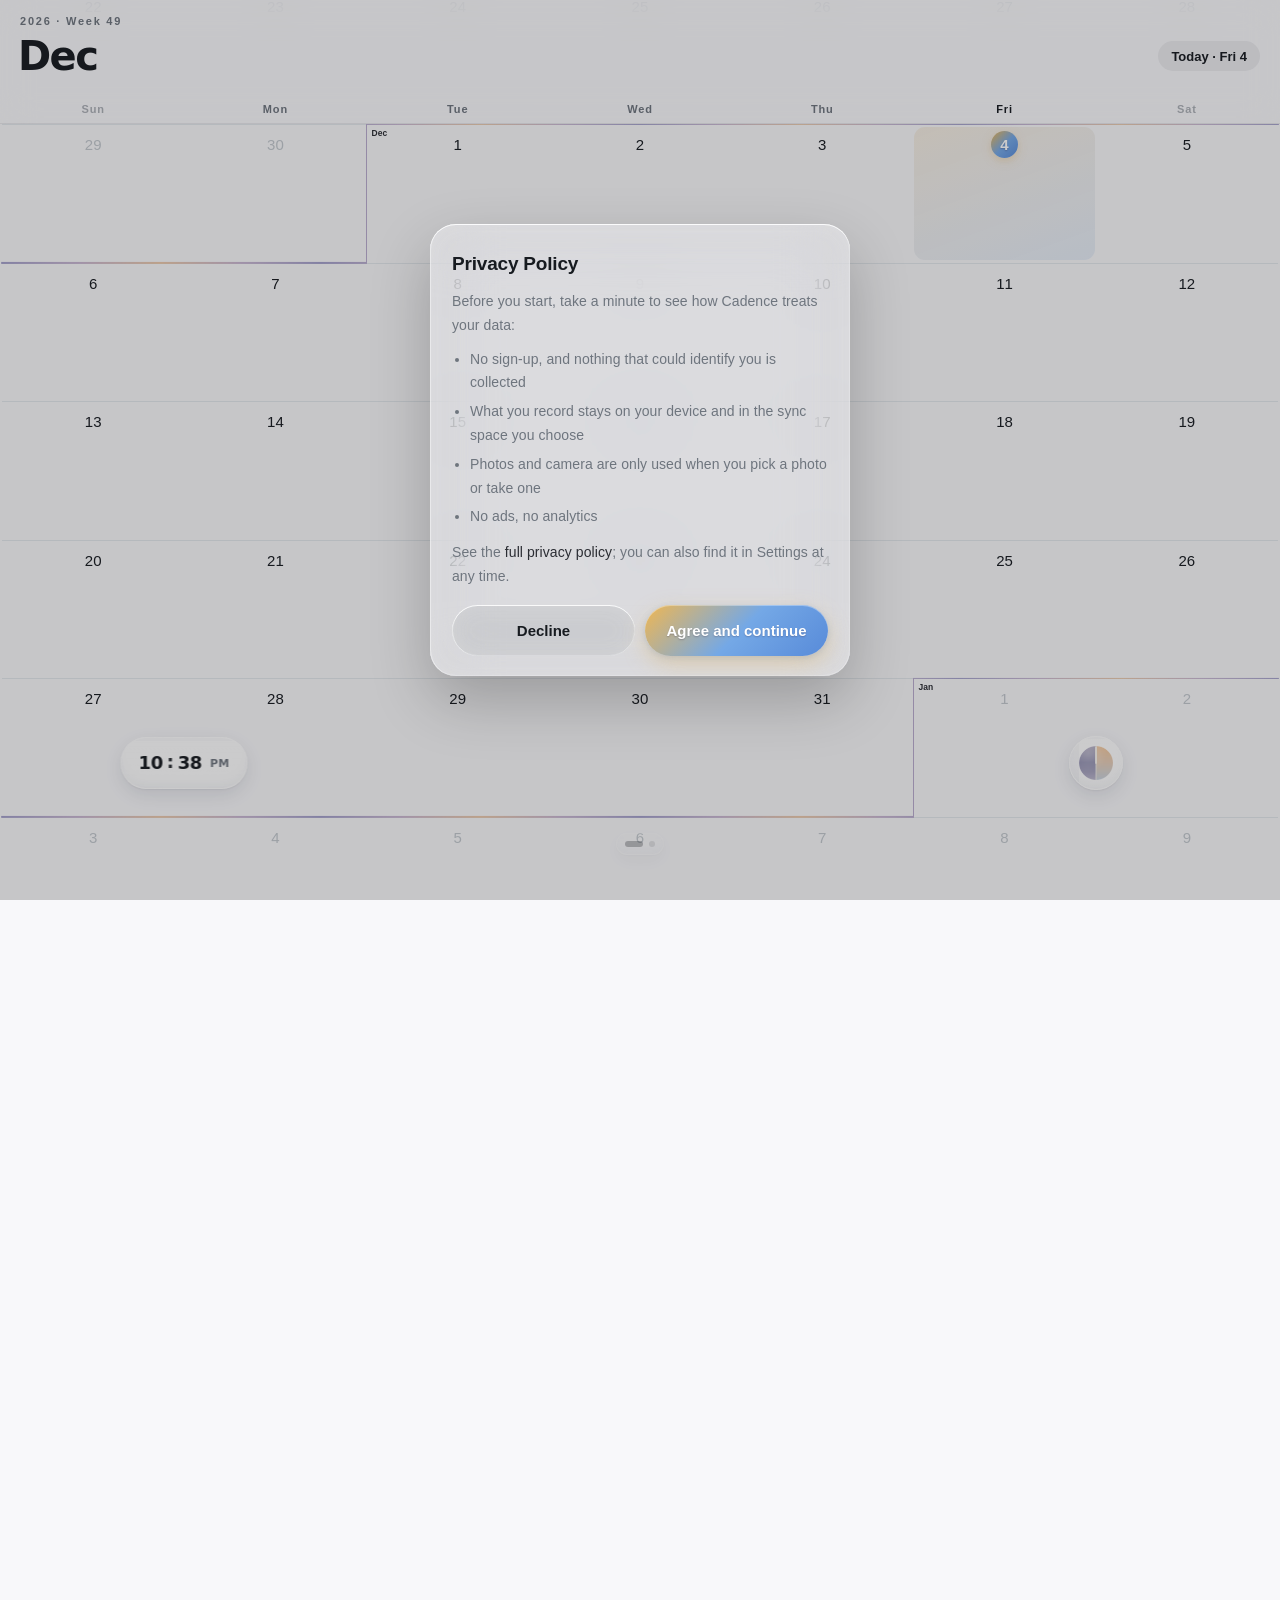
<file: index.html>
<!DOCTYPE html>
<html lang="zh-CN">
<head>
<meta charset="utf-8">
<meta name="viewport" content="width=device-width, initial-scale=1, viewport-fit=cover, maximum-scale=1, minimum-scale=1, user-scalable=no">
<title>节律</title>
<meta name="description" content="按年、月、周查看与管理带优先级颜色的事件">
<meta name="apple-mobile-web-app-capable" content="yes">
<meta name="mobile-web-app-capable" content="yes">
<meta name="apple-mobile-web-app-title" content="节律">
<meta name="apple-mobile-web-app-status-bar-style" content="default">
<meta name="theme-color" content="#F8F8FA" media="(prefers-color-scheme: light)" id="themeLight">
<meta name="theme-color" content="#141416" media="(prefers-color-scheme: dark)" id="themeDark">
<link rel="manifest" href="manifest.webmanifest">
<link rel="icon" type="image/png" href="icons/icon-192.png?v=0.22.0">
<link rel="apple-touch-icon" href="icons/apple-touch-icon.png?v=0.22.0">
<script>
  (function () {
    try {
      var s = JSON.parse(localStorage.getItem('mcal.settings.v1') || '{}');
      var t = s.theme || 'auto';
      var dark = t === 'dark' || (t === 'auto' && matchMedia('(prefers-color-scheme: dark)').matches);
      document.documentElement.dataset.theme = dark ? 'dark' : 'light';
      if (s.vault) document.documentElement.classList.add('locked');
    } catch (e) { document.documentElement.dataset.theme = 'light'; }
  })();
</script>
<link rel="stylesheet" href="styles.css?v=0.22.0">
<link rel="stylesheet" href="days.css?v=0.22.0">
</head>
<body>

<div id="pages">
  <!-- 今日 -->
  <section class="page" id="page-today">
    <header class="ptitle">
      <div><h1>今天</h1><p id="todayDate"></p></div>
    </header>
    <div class="pscroll" id="todayBody"></div>
  </section>

  <!-- 日历 -->
  <section class="page active" id="page-cal">
    <header class="topbar">
      <div class="title-wrap">
        <!-- 编辑式标题（用户选的 B）：上面一行小号眉题（年份 · 第几周），下面大号月份；右边一颗小标签写今天，点了回到今天 -->
        <div class="cal-eyebrow" id="calEyebrow" data-uc></div>
        <div class="title" role="button" aria-label="选择日历"><h1 id="calTitle"></h1><span class="cal-chip" id="calChip" data-uc hidden></span><p id="calSub"></p><svg class="title-chev" viewBox="0 0 24 24" aria-hidden="true"><path d="M7 10l5 5 5-5"/></svg></div>
      </div>
      <button class="cal-today tap" id="calToday" type="button" data-uc></button>
    </header>
    <div class="wk-glow" id="wkGlow" aria-hidden="true"></div>
    <div class="weekdays" id="weekdays"></div>
    <div class="cal-body" id="calBody">
      <div id="calViewport"><div id="calZoom"><div id="calTrack"></div></div></div>
      <div class="preview glass-panel" id="preview" aria-live="polite"></div>
    </div>
  </section>

  <!-- 纪念日历：日子列表（只在纪念日历里出现在底部菜单） -->
  <section class="page" id="page-days">
    <header class="dv-head">
      <button class="dv-title" aria-label="选择日历"><h1 class="dvName" data-uc></h1><p class="dvSub"></p></button>
    </header>
    <div class="pscroll dv-scroll" id="dvList"></div>
  </section>

  <!-- 纪念日历：总览（只在纪念日历里出现在底部菜单） -->
  <section class="page" id="page-dsum">
    <header class="dv-head">
      <button class="dv-title" aria-label="选择日历"><h1 class="dvSumName">总览</h1><p class="dvName" data-uc></p></button>
    </header>
    <div class="pscroll dv-scroll" id="dvSum"></div>
  </section>

  <!-- 记录日历：等级统计 -->
  <section class="page" id="page-rstat">
    <header class="ptitle">
      <div><h1>统计</h1><p id="rsName" data-uc></p></div>
    </header>
    <div class="pscroll rs-scroll">
      <!-- 时段卡片：周 / 月 / 年 / 全部 四页，左右滑动切换；每页自己的 ‹ › 翻时段（app.js 的 renderRsCard） -->
      <section class="rs-pcard" id="rsCard">
        <!-- 周 / 月 / 年 / 全部：液态玻璃分段（UI.lgBar），按住水滴变大、可以拖；卡片左右滑时水滴跟着走 -->
        <div class="rs-pseg" id="rsSeg"></div>
        <div class="rs-pages" id="rsPages"></div>
      </section>
      <!-- 卡片外面：换看法 -->
      <nav class="rs-views" id="rsTabs" role="tablist"></nav>
      <div id="rsBody"></div>
    </div>
  </section>

  <!-- 课表 -->
  <section class="page" id="page-sched">
    <header class="ptitle">
      <div><h1>日程</h1></div>
      <div class="sc-actions"><button class="chip-btn glass" id="schedImport">导入</button></div>
    </header>
    <div class="sc-nav" id="schedNav">
      <button class="nav-btn" id="schedPrev" aria-label="上一周">‹</button>
      <button class="sc-week" id="schedWeekBtn" aria-label="选择月份和周"><b id="schedWeekMain"></b><small id="schedWeekSub"></small></button>
      <button class="nav-btn" id="schedNext" aria-label="下一周">›</button>
      <button class="chip-btn glass sc-fit" id="schedFit" hidden>还原</button>
      <button class="chip-btn glass sc-this" id="schedThisWeek" hidden>本周</button>
    </div>
    <div class="pscroll sc-scroll" id="schedBody"></div>
  </section>

  <!-- 设置 -->
  <section class="page" id="page-set">
    <button class="set-back tap" id="backToCal" aria-label="回到日历"><span class="face"><svg viewBox="0 0 24 24" aria-hidden="true"><path d="M14.5 5.5L8 12l6.5 6.5"/></svg></span></button>
    <div class="pscroll" id="setBody">
      <div class="profile">
        <button class="avatar" id="avatarBtn" aria-label="更换头像">
          <img id="avatarImg" alt="" hidden>
          <span id="avatarInitial"></span>
          <span class="avatar-edit">更换</span>
        </button>
        <div class="profile-main">
          <input id="nickInput" class="nick" placeholder="设置昵称" maxlength="20" autocomplete="off">
          <span class="status-pill" id="statusPill"><i></i><span id="profileSub"></span></span>
        </div>
      </div>
      <div id="setGroups"></div>
      <div class="foot"><img src="icons/icon-192.png" alt=""><b>节律</b><span id="statLine"></span></div>
      <div class="pv-setfoot"><button type="button" id="pvOpen">隐私政策</button></div>
    </div>
  </section>
</div>

<!-- 底部菜单栏（可点击，也可长按拖动切换） -->
<div class="dock" id="dock">
  <nav class="tabbar glass" id="tabbar">
    <span class="tab-ind" id="tabInd"></span>
    <button data-page="today" aria-label="今日">
      <svg viewBox="0 0 24 24"><rect x="4" y="4" width="16" height="16" rx="4.5"/><path d="M8.4 12.2l2.5 2.5 4.7-5.2"/></svg>
      <span>今日</span>
    </button>
    <button data-page="cal" class="on" aria-label="日历">
      <svg viewBox="0 0 24 24"><rect x="3.5" y="4.5" width="17" height="16" rx="4"/><path d="M3.5 9.2h17M8 2.8v3.4M16 2.8v3.4"/><text id="tabCalNum" x="12" y="17.9" text-anchor="middle" font-size="8.6" font-weight="700" fill="currentColor" stroke="none" style="font-variant-numeric:tabular-nums;letter-spacing:-.2px">1</text></svg>
      <span>日历</span>
    </button>
    <button data-page="days" aria-label="纪念日" hidden>
      <svg viewBox="0 0 24 24"><path d="M12 20s-7-4.4-7-10a4 4 0 0 1 7-2.6A4 4 0 0 1 19 10c0 5.6-7 10-7 10z"/></svg>
      <span>纪念日</span>
    </button>
    <button data-page="dsum" aria-label="总览" hidden>
      <svg viewBox="0 0 24 24"><rect x="3.5" y="3.5" width="7" height="9" rx="2"/><rect x="13.5" y="3.5" width="7" height="5" rx="2"/><rect x="13.5" y="11.5" width="7" height="9" rx="2"/><rect x="3.5" y="15.5" width="7" height="5" rx="2"/></svg>
      <span>总览</span>
    </button>
    <button data-page="rstat" aria-label="统计" hidden>
      <svg viewBox="0 0 24 24"><path d="M5 20V11M12 20V4M19 20v-6"/></svg>
      <span>统计</span>
    </button>
    <button data-page="sched" aria-label="日程">
      <svg viewBox="0 0 24 24"><rect x="3.5" y="4.5" width="17" height="16" rx="4"/><path d="M3.5 9.5h17M9.5 9.5v11M3.5 15h17"/></svg>
      <span>课表</span>
    </button>
    <button data-page="set" aria-label="设置">
      <span class="tab-avatar" id="tabAvatar" hidden></span>
      <svg viewBox="0 0 24 24" id="tabGear"><path d="M10.40 5.08L10.75 2.48 L13.25 2.48 L13.60 5.08A7.1 7.1 0 0 1 15.76 5.98L17.84 4.38 L19.62 6.16 L18.02 8.24A7.1 7.1 0 0 1 18.92 10.40L21.52 10.75 L21.52 13.25 L18.92 13.60A7.1 7.1 0 0 1 18.02 15.76L19.62 17.84 L17.84 19.62 L15.76 18.02A7.1 7.1 0 0 1 13.60 18.92L13.25 21.52 L10.75 21.52 L10.40 18.92A7.1 7.1 0 0 1 8.24 18.02L6.16 19.62 L4.38 17.84 L5.98 15.76A7.1 7.1 0 0 1 5.08 13.60L2.48 13.25 L2.48 10.75 L5.08 10.40A7.1 7.1 0 0 1 5.98 8.24L4.38 6.16 L6.16 4.38 L8.24 5.98A7.1 7.1 0 0 1 10.40 5.08Z"/><circle cx="12" cy="12" r="3"/></svg>
      <span>设置</span>
    </button>
  </nav>
</div>

<!-- 加号：固定在右下角菜单栏上方 -->
<!-- 滑到别的周、月、年时出现：回到今天（在加号上方，淡淡的半透明） -->
<button class="back-today glass sched-back" id="schedBack" aria-label="回到本周" hidden><svg viewBox="0 0 24 24" width="20" height="20"><path d="M9 14L4 9l5-5" fill="none" stroke="currentColor" stroke-width="2.2" stroke-linecap="round" stroke-linejoin="round"/><path d="M4 9h10.5a5.5 5.5 0 0 1 0 11H11" fill="none" stroke="currentColor" stroke-width="2.2" stroke-linecap="round"/></svg></button>
<button class="back-today glass" id="calBack" aria-label="回到今天" hidden><svg viewBox="0 0 24 24" width="20" height="20"><path d="M9 14L4 9l5-5" fill="none" stroke="currentColor" stroke-width="2.2" stroke-linecap="round" stroke-linejoin="round"/><path d="M4 9h10.5a5.5 5.5 0 0 1 0 11H11" fill="none" stroke="currentColor" stroke-width="2.2" stroke-linecap="round"/></svg></button>
<button class="fab glass accent" id="fab" aria-label="添加事件">
    <svg viewBox="0 0 24 24" width="26" height="26" aria-hidden="true"><path d="M12 5v14M5 12h14" stroke="currentColor" stroke-width="2.4" stroke-linecap="round"/></svg>
  </button>

<!-- 左侧日历栏：在日历页从左往右滑动拉出 -->
<div class="drawer-scrim" id="drawerScrim"></div>
<aside class="drawer" id="calDrawer" aria-label="选择日历" aria-hidden="true">
  <header class="dr-head"><h2>日历</h2><p>每个日历的内容分开显示</p></header>
  <div class="dr-list" id="drawerList"></div>
  <button class="dr-add lgbtn tap" id="drawerAdd">
    <i class="dr-add-ic"><svg viewBox="0 0 24 24" width="16" height="16" aria-hidden="true"><path d="M12 5v14M5 12h14" stroke-width="2.6"/></svg></i>
    <span>新建子日历</span>
  </button>
</aside>

<div class="backdrop" id="backdrop"></div>

<!-- 添加 / 编辑 -->
<section class="sheet composer" id="composer" aria-label="添加事件">
  <div class="handle"></div>
  <div class="cmp-head">
    <h2 class="cmp-h2"><span id="cmpHeading">新建事件</span><small class="cmp-hdate" id="cmpHeadDate"></small></h2>
    <span class="spacer"></span>
    <div class="cmp-edit" id="cmpEditBar">
      <button class="cmp-check" id="cmpDone" aria-pressed="false"><i></i><span>已完成</span></button>
      <button class="text-btn danger" id="cmpDelete">删除</button>
    </div>
    <button class="text-btn muted" id="cmpClear" hidden>清空</button>
    <div class="seg small mode-seg" id="cmpModeSeg"><button class="on" aria-pressed="true">单个</button><button id="cmpBatch">批量</button></div>
    <button class="cmp-save" id="cmpSave">添加</button>
  </div>
  <div class="cmp-scroll">
  <div class="cmp-sec cmp-presets" id="cmpPresetSec" hidden>
    <span class="cmp-label">常用事件<small>长按可删除</small></span>
    <div class="cmp-chips" id="cmpPresets"></div>
    <div class="cmp-chips cmp-next" id="cmpPresetNext" hidden></div>
  </div>
  <div class="cmp-card">
    <textarea id="cmpTitle" rows="1" placeholder="准备做什么？" enterkeyhint="done"></textarea>
    <textarea id="cmpNote" rows="2" placeholder="备注（选填）"></textarea>
  </div>
  <!-- 编辑已有事件时：同名的事件有几条、在哪个日历；点开选放进哪个子日历（js/editor.js 的 paintSame） -->
  <button class="cmp-same tap" id="cmpSame" type="button" hidden></button>
  <div class="cmp-sec">
    <span class="cmp-label" id="cmpPriLabel">优先级</span>
    <div id="cmpPri"></div>
  </div>
  <div class="cmp-sec" id="cmpSegSec" hidden>
    <span class="cmp-label">分段评价<small>每半小时一段 · 先点一段，再选等级</small></span>
    <div class="seg-strip" id="cmpSegStrip"></div>
    <div class="cmp-chips" id="cmpSegLv"></div>
  </div>
  <!-- 日期、时间段、提醒、重复：直接展开，不用再点一下弹出来 -->
  <div class="cmp-sec cmp-when">
    <div class="cmp-when-head"><span class="cmp-label">时间</span><div class="seg small" id="cmpPkTabs"><button data-v="date" class="on">日期</button><button data-v="range">时间段</button></div></div>
    <div class="pk-body cmp-pk" id="cmpPkBody"></div>
  </div>
  <div class="cmp-sec" hidden>
    <span class="cmp-label">日期</span>
    <div class="cmp-chips" id="cmpQuick"></div>
    <div class="cmp-other" id="cmpOther" hidden>
      <div class="cmp-other-head"><span id="cmpOtherTitle">选择日期</span>
        <div class="seg small" id="cmpOtherMode"><button data-v="cal" class="on">日历</button><button data-v="wheel">滚轮</button></div>
      </div>
      <div id="cmpOtherBody"></div>
    </div>
  </div>
  <div class="cmp-tools" hidden>
    <button class="tool date-tool glass" id="cmpDate">
      <svg viewBox="0 0 24 24" width="17" height="17"><circle cx="12" cy="12" r="8.5"/><path d="M12 7.5V12l3 2"/></svg>
      <span id="cmpDateLabel"></span>
    </button>
    <span class="spacer"></span>
  </div>
  </div>
</section>

<!-- 纪念日：每个日子的主页（单独一页：上面是主题图片，下面是小纸条、相册等） -->
<section class="dp" id="dayPage" aria-hidden="true" aria-label="纪念日">
  <div class="dp-scroll" id="dpScroll">
    <header class="dp-cover" id="dpCover">
      <div class="dp-bg" id="dpCoverBg"></div>
      <div class="dp-bar">
        <button class="dp-btn" data-pg="back" aria-label="返回"><svg data-sf="chevron.left" viewBox="0 0 24 24"><path d="M14.5 5.5L8 12l6.5 6.5"/></svg></button>
        <span class="spacer"></span>
        <button class="dp-btn" data-pg="share" aria-label="分享图片"><svg data-sf="square.and.arrow.up" viewBox="0 0 24 24"><path d="M12 15V3.5M7.5 8L12 3.5 16.5 8"/><path d="M5 12.5V18a2.5 2.5 0 0 0 2.5 2.5h9A2.5 2.5 0 0 0 19 18v-5.5"/></svg></button>
        <button class="dp-btn txt" data-pg="edit" id="dpEdit">编辑</button>
      </div>
      <div class="dp-plate" id="dpPlate"></div>
    </header>
    <div class="dp-body" id="ddBody"></div>
  </div>
</section>

<!-- 纪念日：主题图片 -->
<!-- 纪念日：展开的月历（总览顶上的本月小窗点开），竖着滑看每个月 -->
<section class="sheet tall" id="dayMonths" aria-label="日历">
  <div class="handle"></div>
  <div class="sheet-head">
    <button class="text-btn muted" data-close>关闭</button>
    <h2>日历</h2>
    <span style="width:40px"></span>
  </div>
  <div class="list dm-body" id="dmBody"></div>
</section>

<section class="sheet dcv" id="dayCover" aria-label="主题图片">
  <div class="handle"></div>
  <div class="sheet-head">
    <button class="text-btn muted" data-close>取消</button>
    <h2>主题图片</h2>
    <span style="width:40px"></span>
  </div>
  <div class="list dc-body" id="dcBody"></div>
</section>
<input type="file" id="dayCoverFile" accept="image/*" hidden>

<!-- 纪念日：新建 / 编辑 -->
<section class="sheet tall de" id="dayEditor" aria-label="编辑日子">
  <div class="handle"></div>
  <div class="sheet-head">
    <button class="text-btn muted" data-close>取消</button>
    <h2 id="deHead">新的日子</h2>
    <button class="text-btn strong" id="deSave">添加</button>
  </div>
  <div class="list de-body" id="deBody"></div>
</section>

<!-- 纪念日：小纸条 -->
<section class="sheet dn" id="dayNote" aria-label="小纸条">
  <div class="handle"></div>
  <div class="sheet-head">
    <button class="text-btn muted" data-close>取消</button>
    <h2 id="dnTitle">写一张小纸条</h2>
    <button class="text-btn strong" id="dnSave">贴上</button>
  </div>
  <div class="dn-body">
    <p class="dn-meta" id="dnMeta" data-uc></p>
    <textarea id="dnText" rows="6" maxlength="2000" placeholder="今天想对这个日子说点什么？"></textarea>
  </div>
</section>

<!-- 纪念日：分享图片 -->
<section class="sheet tall ds" id="dayShare" aria-label="分享图片">
  <div class="ds-amb" id="dsAmb" aria-hidden="true"><img alt=""></div>
  <div class="handle"></div>
  <div class="sheet-head">
    <button class="text-btn muted" data-close>完成</button>
    <h2>分享图片</h2>
    <button class="text-btn strong" id="dsSave">保存</button>
  </div>
  <div class="list ds-body" id="dsBody">
    <div class="ds-stage" id="dsStage"><img id="dsImg" alt="分享图片预览"></div>
    <div id="dsOpts"></div>
  </div>
</section>
<input type="file" id="dayPhotoFile" accept="image/*" multiple hidden>
<input type="file" id="dayBgFile" accept="image/*" hidden>

<!-- 批量添加 -->
<section class="sheet tall" id="batchSheet" aria-label="批量添加">
  <div class="handle"></div>
  <div class="cmp-head batch-head">
    <h2>新建事件</h2>
    <span class="spacer"></span>
    <div class="seg small mode-seg"><button id="batchSingle">单个</button><button class="on" aria-pressed="true">批量</button></div>
    <button class="cmp-save" id="batchSave">添加</button>
  </div>
  <div class="batch-scroll" id="batchScroll">
  <div class="bpaste">
    <textarea id="batchPaste" rows="2" placeholder="粘贴文字自动识别，一行一个事件&#10;例：10/27 15:00-17:00 组会 高 提醒"></textarea>
    <button class="chip-btn glass" id="batchParse" disabled>识别</button>
  </div>
  <p class="sheet-hint" id="batchHint">名称必填；不选优先级默认为灰色；备注可不填。</p>
  <div class="batch-presets" id="batchPresets" hidden></div>
  <div class="batch-list" id="batchList"></div>
  </div>
  <button class="float-add glass" id="batchAddRow"><svg viewBox="0 0 24 24" width="17" height="17"><path d="M12 5v14M5 12h14" fill="none" stroke="currentColor" stroke-width="2.4" stroke-linecap="round"/></svg><span>再加一个</span></button>
</section>

<!-- 日期 / 时间段 -->
<section class="sheet picker" id="datePicker" aria-label="选择日期">
  <div class="pk-head">
    <button class="round glass" id="pkCancel" aria-label="取消">
      <svg data-sf="xmark" viewBox="0 0 24 24" width="18" height="18"><path d="M6 6l12 12M18 6L6 18" stroke="currentColor" stroke-width="2.2" stroke-linecap="round"/></svg>
    </button>
    <div class="seg small" id="pkTabs"><button data-v="date" class="on">日期</button><button data-v="range">时间段</button></div>
    <button class="round glass accent" id="pkOk" aria-label="确定">
      <svg viewBox="0 0 24 24" width="20" height="20"><path d="M5 12.5l4.5 4.5L19 7.5" fill="none" stroke="currentColor" stroke-width="2.6" stroke-linecap="round" stroke-linejoin="round"/></svg>
    </button>
  </div>
  <div class="pk-body" id="pkBody"></div>
</section>

<!-- 通用表单（连接 GitHub、修改密码等） -->
<section class="sheet fl" id="formSheet" aria-label="表单">
  <div class="handle"></div>
  <div class="sheet-head">
    <button class="sh-btn lgbtn lgn tap" data-close>取消</button>
    <h2 id="formTitle"></h2>
    <button class="sh-ok tap" id="formSubmit">确定</button>
  </div>
  <form class="form" id="formBody" autocomplete="off"></form>
</section>

<!-- 从其他日历导入：每个来源日历选导到哪里（js/calimport.js） -->
<section class="sheet fl" id="importSheet" aria-label="从其他日历导入">
  <div class="handle"></div>
  <div class="sheet-head">
    <button class="sh-btn lgbtn lgn tap" data-close>取消</button>
    <h2>导入日历</h2>
    <button class="sh-ok tap" id="impGo">导入</button>
  </div>
  <div class="form" id="impBody"></div>
</section>

<!-- 课表：导入 / 编辑 -->
<section class="sheet tall" id="schedSheet" aria-label="日程">
  <div class="handle"></div>
  <div class="sheet-head">
    <button class="text-btn muted" data-close>取消</button>
    <h2 id="schedTitle">导入课表</h2>
    <button class="text-btn strong" id="schedOk">导入</button>
  </div>
  <div class="form" id="schedForm"></div>
</section>
<!-- 选择月份和周 -->
<div class="cpop-scrim" id="wkpickScrim"></div>
<div class="wkpick" id="wkpick" role="dialog" aria-label="选择周"></div>
<!-- 课程信息浮窗 -->
<div class="cpop-scrim" id="cpopScrim"></div>
<div class="cpop" id="cpop" role="dialog" aria-label="课程信息"></div>
<input type="file" id="schedFile" accept=".ics,.html,.htm,text/calendar,text/html" hidden>
<input type="file" id="schedPhoto" accept="image/*" hidden>

<!-- 帮助 -->
<section class="sheet fl" id="notifySheet" aria-label="提醒通知">
  <div class="handle"></div>
  <div class="sheet-head">
    <span></span>
    <h2>提醒通知</h2>
    <button class="sh-ok tap" data-close>完成</button>
  </div>
  <div class="help-body ncard" id="notifyBody"></div>
</section>
<!-- 新建子日历：两种日历的介绍卡片（左：记录日历，右：纪念日历），各带一个简单的效果图 -->
<section class="sheet fl" id="calKindSheet" aria-label="新建子日历">
  <div class="handle"></div>
  <div class="sheet-head">
    <button class="sh-btn lgbtn lgn tap" data-close>取消</button>
    <h2>新建子日历</h2>
    <span></span>
  </div>
  <p class="ck-lead">子日历和主日历分开记，也可以显示在主日历里。</p>
  <div class="ck-grid">
    <button class="ck-card tap" data-k="rec" style="--cc:#4687DB">
      <span class="ck-art ck-rec" aria-hidden="true">
        <span class="ck-wk"><i></i><i></i><i></i><i></i><i></i><i></i><i></i></span>
        <span class="ck-rows"><b style="--w:62%;background:linear-gradient(90deg,#4687DB 75%,#8F90AC 88%,#E48E50)"></b><b style="--w:44%;background:linear-gradient(90deg,#E48E50 70%,#DA5036)"></b><b style="--w:80%;background:linear-gradient(90deg,#DF693A,#D53D37 25%)"></b><b style="--w:36%;background:#5BA86B"></b></span>
        <span class="ck-bars"><i style="--h:40%;--c:#5BA86B"></i><i style="--h:70%;--c:#E48E50"></i><i style="--h:55%;--c:#E07A3C"></i><i style="--h:85%;--c:#D53D37"></i></span>
      </span>
      <b class="ck-name">记录日历</b>
      <span class="ck-desc">像主日历一样记一件件事：时间、提醒、完成。可以用 4 个等级评分，看统计。</span>
      <span class="ck-eg">适合：运动、学习、日志</span>
    </button>
    <button class="ck-card tap" data-k="days" style="--cc:#D46A8C">
      <span class="ck-art ck-days" aria-hidden="true">
        <span class="ck-heart"><svg viewBox="0 0 24 24"><path d="M12 20.5s-7.8-4.6-7.8-10.6a4.3 4.3 0 0 1 7.8-2.6 4.3 4.3 0 0 1 7.8 2.6c0 6-7.8 10.6-7.8 10.6z"/></svg></span>
        <span class="ck-big"><small>还有</small>12<small>天</small></span>
        <span class="ck-pill">每年 · 生日</span>
      </span>
      <b class="ck-name">纪念日历</b>
      <span class="ck-desc">记重要的日子：未来的倒数，过去的累计。可以写小纸条、建相册、生成分享图片。</span>
      <span class="ck-eg">适合：生日、纪念日、旅行</span>
    </button>
  </div>
</section>
<section class="sheet tall fl" id="helpSheet" aria-label="帮助">
  <div class="handle"></div>
  <div class="sheet-head">
    <span></span>
    <h2 id="helpTitle"></h2>
    <button class="sh-ok tap" data-close>完成</button>
  </div>
  <div class="help-body" id="helpBody"></div>
</section>

<div class="popover glass-panel" id="popover" role="menu"></div>

<!-- 锁屏 -->
<div class="lock" id="lock" aria-label="输入密码解锁">
  <div class="lock-card">
    <div class="avatar big" id="lockAvatar"></div>
    <h2 id="lockName"></h2>
    <p>节律不再使用开屏密码。最后输入一次原来的密码，之后打开就不用了。</p>
    <form id="lockForm" autocomplete="off">
      <input id="lockPw" type="password" placeholder="密码" enterkeyhint="go" autocomplete="current-password">
      <button class="wide-btn glass accent" type="submit">完成</button>
    </form>
    <p class="lock-err" id="lockErr"></p>
    <button class="text-btn muted small" id="lockForgot">忘记密码（重新粘贴令牌即可）</button>
  </div>
</div>

<div class="toast" id="toast" role="status" aria-live="polite"></div>
<input type="file" id="avatarFile" accept="image/*" hidden>
<input type="file" id="importFile" accept="application/json,.json" hidden>
<input type="file" id="icsFile" accept=".ics,text/calendar" hidden>
<input type="file" id="icFile" accept="application/json,.json" hidden>

<script src="js/store.js?v=0.22.0"></script>
<script src="js/i18n.js?v=0.22.0"></script>
<script src="js/native.js?v=0.22.0"></script>
<script src="js/ui.js?v=0.22.0"></script>
<script src="js/calendar.js?v=0.22.0"></script>
<script src="js/editor.js?v=0.22.0"></script>
<script src="js/push.js?v=0.22.0"></script>
<script src="js/sched.js?v=0.22.0"></script>
<script src="js/schedread.js?v=0.22.0"></script>
<script src="js/drawer.js?v=0.22.0"></script>
<script src="js/app.js?v=0.22.0"></script>
<script src="js/calimport.js?v=0.22.0"></script>
<script src="js/days.js?v=0.22.0"></script>
<style>
#pvGate{position:fixed;inset:0;z-index:99999;display:flex;align-items:center;justify-content:center;
  padding:24px;background:rgba(20,20,26,.22)}
/* 透明液态玻璃：中间几乎全透，靠模糊、高光边撑住；和 App 里的玻璃同一套变量 */
#pvGate .pv-card{width:100%;max-width:420px;color:var(--text,#1b1a20);
  background:color-mix(in srgb, var(--bg,#fff) 30%, transparent);
  backdrop-filter:var(--glass-fx-strong,blur(32px) saturate(180%));-webkit-backdrop-filter:var(--glass-fx-strong,blur(32px) saturate(180%));
  border-radius:26px;padding:24px 22px 20px;box-shadow:var(--glass-rim,none),0 24px 60px rgba(0,0,0,.22);
  font:15px/1.7 -apple-system,BlinkMacSystemFont,"PingFang SC","Microsoft YaHei",sans-serif;max-height:86vh;overflow:auto}
:root[data-theme="dark"] #pvGate .pv-card{background:color-mix(in srgb, var(--bg,#111) 26%, transparent)}
#pvGate h2{margin:0 0 10px;font-size:19px;font-weight:680;letter-spacing:-.01em}
#pvGate p{margin:0 0 10px;color:var(--text2,#6e6a78);font-size:14px}
#pvGate ul{margin:0 0 12px;padding-left:18px;color:var(--text2,#6e6a78);font-size:14px}
#pvGate li{margin-bottom:5px}
#pvGate a{color:var(--accent,#4a6cf7);text-decoration:none}
#pvGate .pv-actions{display:flex;gap:10px;margin-top:16px}
/* 隐私政策全文：在 App 里整页盖上去，左上角返回回到原来的地方（不离开 App、不新开网页） */
#pvDoc{position:fixed;inset:0;z-index:100000;display:none;flex-direction:column;background:var(--bg,#F7F7F9)}
#pvDoc.show{display:flex;animation:pvIn .28s cubic-bezier(.2,.9,.3,1)}
@keyframes pvIn{from{transform:translateY(24px);opacity:0}to{transform:none;opacity:1}}
#pvDoc .pv-bar{flex:none;display:flex;align-items:center;gap:8px;padding:calc(var(--safe-t,env(safe-area-inset-top)) + 8px) 12px 8px}
#pvDoc .pv-back{display:inline-flex;align-items:center;gap:2px;height:40px;padding:0 16px 0 10px;border:0;border-radius:999px;cursor:pointer;
  font:600 15px -apple-system,BlinkMacSystemFont,"PingFang SC",sans-serif;color:var(--text,#1b1a20);
  background:color-mix(in srgb, var(--text,#1b1a20) 7%, transparent);box-shadow:var(--glass-rim,none)}
#pvDoc .pv-back svg{width:20px;height:20px;fill:none;stroke:currentColor;stroke-width:2.4;stroke-linecap:round;stroke-linejoin:round}
#pvDoc iframe{flex:1;width:100%;border:0;background:transparent}
#pvGate .pv-btn{flex:1;padding:13px;border:0;border-radius:999px;font-size:15px;font-weight:600;
  background:color-mix(in srgb, var(--text,#1b1a20) 7%, transparent);box-shadow:var(--glass-rim,none);
  color:var(--text,#1b1a20);cursor:pointer;font-family:inherit}
/* 确认键：和加号同一种品牌渐变 */
#pvGate .pv-primary{background:var(--brand-grad,#4F80C4);color:#fff;font-weight:700;
  text-shadow:0 1px 1.5px rgba(60,50,80,.3);box-shadow:inset 0 1px 0 rgba(255,255,255,.35),var(--brand-glow,none)}
#pvGate .pv-btn:active{transform:scale(.97)}
#pvGate .pv-tip{margin:12px 0 0;font-size:12.5px;color:var(--text2,#8a8694)}
.pv-setfoot{text-align:center;padding:6px 0 22px}
.pv-setfoot button{border:0;background:none;color:var(--text2,#8a8694);font-size:13px;font-family:inherit;cursor:pointer;text-decoration:underline;text-underline-offset:2px}
</style>
<div id="pvGate" role="dialog" aria-modal="true" aria-labelledby="pvTitle">
  <div class="pv-card">
    <h2 id="pvTitle">隐私政策</h2>
    <p>开始使用前，花一分钟了解节律怎么对待你的数据：</p>
    <ul>
      <li>不需要注册，不收集任何能认出你的信息</li>
      <li>记下的内容只存在你的设备和你自己选的同步空间里</li>
      <li>相册、相机只在你主动选择照片或拍照时使用</li>
      <li>没有广告，没有统计分析</li>
    </ul>
    <p>完整内容见 <a href="privacy.html" id="pvFull">隐私政策全文</a>，之后也可以随时在「设置」里查看。</p>
    <div class="pv-actions">
      <button type="button" class="pv-btn" id="pvNo">不同意</button>
      <button type="button" class="pv-btn pv-primary" id="pvYes">同意并继续</button>
      <button type="button" class="pv-btn pv-primary" id="pvDone" hidden>完成</button>
    </div>
    <p class="pv-tip" id="pvTip" hidden>不同意将无法使用节律。我们不会收集任何数据，日程只存在你这台设备上。</p>
  </div>
</div>
<script>
(function () {
  var KEY = 'mcal.privacy.v1';
  var gate = document.getElementById('pvGate');
  if (!gate) return;
  // review：已经同意过、从「设置」里再看一遍——只留「完成」，点外面也能关（不再要你重新同意）
  function open(review) {
    gate.classList.toggle('review', !!review);
    document.getElementById('pvNo').hidden = !!review; document.getElementById('pvYes').hidden = !!review; document.getElementById('pvDone').hidden = !review;
    document.getElementById('pvTip').hidden = true;
    gate.style.display = 'flex'; document.documentElement.style.overflow = 'hidden';
  }
  function close() { gate.style.display = 'none'; document.documentElement.style.overflow = ''; }
  var agreed = false;
  try { agreed = !!localStorage.getItem(KEY); } catch (e) {}
  if (agreed) close();
  document.getElementById('pvYes').addEventListener('click', function () {
    try { localStorage.setItem(KEY, String(Date.now())); } catch (e) {}
    close();
  });
  document.getElementById('pvNo').addEventListener('click', function () {
    document.getElementById('pvTip').hidden = false;
  });
  document.getElementById('pvDone').addEventListener('click', close);
  gate.addEventListener('click', function (e) { if (e.target === gate && gate.classList.contains('review')) close(); });
  document.addEventListener('click', function (e) {
    if (e.target && e.target.id === 'pvOpen') open(true);
  });
  // 隐私政策全文：在 App 里整页盖上去（iframe），返回键 / 安卓的返回 / 浏览器后退都回到原来的地方
  var doc = null;
  function openDoc() {
    if (!doc) {
      doc = document.createElement('div'); doc.id = 'pvDoc'; doc.setAttribute('role', 'dialog'); doc.setAttribute('aria-label', '隐私政策');
      doc.innerHTML = '<div class="pv-bar"><button type="button" class="pv-back" id="pvDocBack"><svg viewBox="0 0 24 24"><path d="M14.5 5.5 8 12l6.5 6.5"/></svg>返回</button></div><iframe title="隐私政策"></iframe>';
      document.body.appendChild(doc);
      doc.querySelector('#pvDocBack').addEventListener('click', function () { history.state && history.state.pvDoc ? history.back() : closeDoc(); });
    }
    var dark = document.documentElement.dataset.theme === 'dark';
    doc.querySelector('iframe').src = 'privacy.html?embed&' + (dark ? 'dark' : 'light') + '&lang=' + ((window.MC && MC.lang && MC.lang()) || '');   // 跟 App 自己的浅色 / 深色，不跟系统
    doc.classList.add('show');
    document.documentElement.classList.add('ui-open');   // 原生底栏控件让开
    try { history.pushState({ pvDoc: 1 }, ''); } catch (e) {}
  }
  function closeDoc() { if (doc) doc.classList.remove('show'); if (!document.querySelector('.sheet.show, .confirm.show')) document.documentElement.classList.remove('ui-open'); }
  window.addEventListener('popstate', function () { if (doc && doc.classList.contains('show')) closeDoc(); });
  document.addEventListener('click', function (e) {
    var a = e.target && e.target.closest && e.target.closest('#pvFull, [data-privacy]');
    if (a) { e.preventDefault(); openDoc(); }
  });
})();
</script>

<!-- 悬浮控件：左「时钟 / 返回」气泡 · 中分页点 · 右 logo 扇形菜单（样式见 styles.css 末尾） -->
<svg width="0" height="0" style="position:absolute" aria-hidden="true"><filter id="lg-refract" x="-30%" y="-30%" width="160%" height="160%" color-interpolation-filters="sRGB">
  <feTurbulence type="fractalNoise" baseFrequency="0.012 0.02" numOctaves="1" seed="9" result="n"/>
  <feGaussianBlur in="n" stdDeviation="1.4" result="nb"/>
  <feDisplacementMap in="SourceGraphic" in2="nb" scale="14" xChannelSelector="R" yChannelSelector="G"/>
</filter><filter id="lg-refract-dr" x="-30%" y="-30%" width="160%" height="160%" color-interpolation-filters="sRGB">
  <!-- 侧拉菜单外圈的透明液态玻璃（用户 2026-11-25 选的 A）：比 lg-refract 折射更强、纹理更密，不加模糊，看得见后面的字被弯过去 -->
  <feTurbulence type="fractalNoise" baseFrequency="0.016 0.026" numOctaves="1" seed="9" result="n"/>
  <feGaussianBlur in="n" stdDeviation="1.4" result="nb"/>
  <feDisplacementMap in="SourceGraphic" in2="nb" scale="26" xChannelSelector="R" yChannelSelector="G"/>
</filter><filter id="lg-refract-soft" x="-20%" y="-20%" width="140%" height="140%" color-interpolation-filters="sRGB">
  <feTurbulence type="fractalNoise" baseFrequency="0.01 0.018" numOctaves="1" seed="9" result="n"/>
  <feGaussianBlur in="n" stdDeviation="1.6" result="nb"/>
  <feDisplacementMap in="SourceGraphic" in2="nb" scale="7" xChannelSelector="R" yChannelSelector="G"/>
</filter></svg>
<div class="dock-scrim" id="dockScrim"></div>
<!-- 【联动:底部悬浮控件】见 CLAUDE.md「联动分组」 -->
<div class="dock2" id="dock2">
  <button class="pod-today tap" id="bubbleToday" aria-label="今日">
    <span class="face" id="ptFace">
      <span class="pt-lbl pt-time" id="ptTime"></span>
      <span class="pt-lbl pt-back off" id="ptBack" aria-hidden="true"><svg viewBox="0 0 24 24"><path d="M14.5 5.5L8 12l6.5 6.5"/></svg><span id="ptBackTxt">日历</span></span>
    </span>
  </button>
  <button class="pager tap" id="pager" aria-label="切换日历 / 日程"><span class="face"><i></i><i></i></span></button>
  <div class="pod-menu" id="podMenu">
    <button class="fan fan-add tap" id="fanAdd" aria-label="添加事件" tabindex="-1"><span class="face"><svg viewBox="0 0 24 24" aria-hidden="true" style="stroke-width:2.4"><path d="M12 5v14M5 12h14"/></svg></span></button>
    <button class="fan fan-stat tap" id="fanStat" aria-label="统计" tabindex="-1" hidden><span class="face"><svg class="ic-back" viewBox="0 0 24 24" aria-hidden="true" style="stroke-width:2.4"><path d="M14.5 5.5 8 12l6.5 6.5"/></svg><svg class="ic-stat" viewBox="0 0 24 24" aria-hidden="true" style="stroke-width:2.2"><path d="M5 20V11M12 20V4M19 20v-6"/></svg></span></button>
    <button class="fan fan-set tap" id="fanSet" aria-label="设置" tabindex="-1"><span class="face"><svg class="ic-back" viewBox="0 0 24 24" aria-hidden="true" style="stroke-width:2.4"><path d="M14.5 5.5 8 12l6.5 6.5"/></svg><svg class="ic-gear" viewBox="0 0 24 24" aria-hidden="true" style="stroke-width:1.7"><path d="M10.40 5.08L10.75 2.48 L13.25 2.48 L13.60 5.08A7.1 7.1 0 0 1 15.76 5.98L17.84 4.38 L19.62 6.16 L18.02 8.24A7.1 7.1 0 0 1 18.92 10.40L21.52 10.75 L21.52 13.25 L18.92 13.60A7.1 7.1 0 0 1 18.02 15.76L19.62 17.84 L17.84 19.62 L15.76 18.02A7.1 7.1 0 0 1 13.60 18.92L13.25 21.52 L10.75 21.52 L10.40 18.92A7.1 7.1 0 0 1 8.24 18.02L6.16 19.62 L4.38 17.84 L5.98 15.76A7.1 7.1 0 0 1 5.08 13.60L2.48 13.25 L2.48 10.75 L5.08 10.40A7.1 7.1 0 0 1 5.98 8.24L4.38 6.16 L6.16 4.38 L8.24 5.98A7.1 7.1 0 0 1 10.40 5.08Z"/><circle cx="12" cy="12" r="3"/></svg></span></button>
    <button class="pod-logo tap" id="bubbleLogo" aria-label="更多" aria-expanded="false"><span class="face"><img src="icons/logo.png" alt=""><svg class="x" viewBox="0 0 24 24" aria-hidden="true"><path d="M6.5 6.5l11 11M17.5 6.5l-11 11"/></svg></span></button>
  </div>
</div>
<script>
(function () {
  const $id = id => document.getElementById(id);
  const dock2 = $id('dock2');
  if (!dock2 || !window.MC || !MC.App) return;
  const body = document.body;
  const menu = $id('podMenu'), logo = $id('bubbleLogo'), scrim = $id('dockScrim');
  const pill = $id('bubbleToday'), face = $id('ptFace'), lTime = $id('ptTime'), lBack = $id('ptBack'), lBackTxt = $id('ptBackTxt');
  const pager = $id('pager');
  const fans = { add: $id('fanAdd'), stat: $id('fanStat'), set: $id('fanSet') };
  { const rb = document.querySelector('#tabbar button[data-page="rstat"]'); fans.stat.hidden = body.dataset.kind === 'days' || !rb || rb.hidden; }   // app.js 先跑时这个按钮还不在页面里：照着「统计」页签补一次
  const reduce = matchMedia('(prefers-reduced-motion: reduce)');
  const page = () => body.dataset.page || 'cal';
  const pages = { cal: $id('page-cal'), sched: $id('page-sched'), days: $id('page-days'), dsum: $id('page-dsum') };
  // 分页点能切的几页（从左到右）：主日历 = 日历 · 日程；纪念日历 = 纪念日 · 总览（月历放在总览顶上）
  // 子日历（记录日历）只有日历这一页，不要日程（用户定的）；主日历：日历 · 日程；纪念日历：纪念日 · 总览
  const ORDER = () => body.dataset.kind === 'days' ? ['days', 'dsum'] : body.dataset.cal ? ['cal'] : ['cal', 'sched'];
  const idx = pg => ORDER().indexOf(pg);
  const todayEl = $id('page-today');

  // 液态玻璃的真折射要 backdrop-filter 支持 SVG 滤镜（Chromium / 安卓 WebView 支持，Safari 不支持）
  try { if (CSS.supports('backdrop-filter', 'url(#lg-refract)')) document.documentElement.classList.add('lg-refract'); } catch (e) {}
  // 原生壳：iOS / Mac 先只打标记，玻璃以后交给原生
  try { const N = MC.Native; if (N && N.ios) body.classList.add('native-ios'); if (N && N.mac) body.classList.add('native-mac'); } catch (e) {}

  const tick = () => { try { if (MC.Native && MC.Native.on && MC.Native.haptic && MC.Native.haptic()) return; if (navigator.vibrate && (!navigator.userActivation || navigator.userActivation.hasBeenActive)) navigator.vibrate(6); } catch (e) {} };

  // ---------- 按压反馈：按下立刻收缩，松手回弹；快速轻点也保证看得到 ----------
  let pressed = null;
  const PRESS_SEL = '.tap, #page-cal .topbar .title';
  const unpress = () => {
    if (!pressed) return;
    const t = pressed, held = performance.now() - t._pt;
    pressed = null;
    setTimeout(() => t.classList.remove('pressed'), Math.max(0, 80 - held));
  };
  document.addEventListener('pointerdown', e => {
    const t = e.target.closest && e.target.closest(PRESS_SEL);
    if (!t) return;
    if (pressed) pressed.classList.remove('pressed');
    pressed = t; t._pt = performance.now(); t.classList.add('pressed');
  }, { capture: true, passive: true });
  document.addEventListener('pointerup', unpress, { capture: true, passive: true });
  document.addEventListener('pointercancel', unpress, { capture: true, passive: true });
  document.addEventListener('pointermove', e => {
    if (!pressed) return;
    const r = pressed.getBoundingClientRect(), m = 16;   // 手指滑出按钮一段距离才算取消
    if (e.clientX < r.left - m || e.clientX > r.right + m || e.clientY < r.top - m || e.clientY > r.bottom + m) unpress();
  }, { passive: true });

  // 【联动:底部悬浮控件】见 CLAUDE.md「联动分组」
  // ---------- logo 扇形菜单 ----------
  // 按钮沿四分之一圆弧排开，彼此的间距和到 logo 的间距一样；在设置页里「设置」换成「返回」
  // 开了等级评分的记录日历：加号和设置中间多一个「统计」（三个时半径 88，100° / 145° / 190°，和原生 DockSize.fan 一样）；在统计页里它换成「返回」
  let open = false, lastMain = 'cal', statFrom = 'cal';
  function layoutFans() {
    const inSet = page() === 'set', inStat = page() === 'rstat';
    fans.set.classList.toggle('as-back', inSet);
    fans.set.setAttribute('aria-label', inSet ? '返回' : '设置');
    fans.stat.classList.toggle('as-back', inStat);
    fans.stat.setAttribute('aria-label', inStat ? '返回' : '统计');
    const order = [fans.add, fans.stat, fans.set].filter(b => !b.hidden);   // 从上到下
    const R = order.length === 3 ? 88 : 84, angles = order.length === 3 ? [100, 145, 190] : [115, 175];   // 整体相对 logo 逆时针转 10°：加号不要太高、太靠右
    // 像扇子打开：每个按钮都从 logo 出发，先朝第一个（最上面那个）的方向出去，一边往外走一边沿圆弧转到自己的位置，按顺序一个接一个
    // （rotate → translate → 反向 rotate：CSS 过渡会沿圆弧走；角度是逆时针的，所以取负）【联动:底部悬浮控件】
    order.forEach((b, k) => {
      b.style.setProperty('--fa', -angles[k] + 'deg');
      b.style.setProperty('--fa0', -angles[0] + 'deg');
      b.style.setProperty('--fr', R + 'px');
      b.style.setProperty('--i', k);   // 从上往下依次展开
      b.dataset.ang = angles[k];   // 拖动时按方向选它（fanPick）
    });
  }
  let openedAt = 0;   // 扇形刚打开的时刻：刚打开不久就换页（左右滑松手后动画走完才真正切页），不要顺手收起【联动:底部悬浮控件】
  function setOpen(v) {
    if (v === open) return;
    open = v;
    if (v) openedAt = Date.now();
    if (v) { layoutFans(); spot(); }
    menu.classList.toggle('open', v);
    scrim.classList.toggle('show', v);
    body.classList.toggle('pod-open', v);
    logo.setAttribute('aria-expanded', String(v));
    logo.setAttribute('aria-label', v ? '收起' : '更多');
    Object.values(fans).forEach(b => b.tabIndex = v ? 0 : -1);
    tick();
  }
  const closeMenu = () => setOpen(false);
  // 扇形打开时整个界面暗一点，只有 logo 和扇形这一块亮着（聚光的圆心是 logo 中心），一眼看得出正在这里交互【联动:底部悬浮控件】
  function spot() {
    const r = logo.getBoundingClientRect(), o = scrim.getBoundingClientRect();
    scrim.style.setProperty('--sx', (r.left + r.width / 2 - o.left) + 'px');
    scrim.style.setProperty('--sy', (r.top + r.height / 2 - o.top) + 'px');
  }
  let lastDragEnd = 0;   // 刚拖完页面的那一下，不要顺手把菜单点开
  logo.addEventListener('click', e => {
    e.stopPropagation();
    if (Date.now() - lastDragEnd < 320) return;
    setOpen(!open);
  });
  scrim.addEventListener('click', closeMenu);

  // ---------- 按住 logo 拖动：logo 外面那圈透明玻璃被手指拉过去（图标不动），一条细颈连着手指下面的一小滴玻璃；扇形这一块放大一点、周围暗下去；
  // 拖到按钮上它变大、冒出 logo 色调的粒子，松手就选中它 ----------
  // 【联动:底部悬浮控件】iPhone / Mac 在 GlassNav.swift（GlassDock 的 logoDrag / FanGlassDrop），安卓在 Dock.kt（FanDrop）；三处的样子、距离一样
  const LOGO_COLS = ['#9E9AC8', '#C7B3CF', '#EBC7A6'];   // Cadence logo 的雾紫 → 丁香 → 暖沙
  const HOT_R = 100;   // 2026-11-25 用户又嫌要拖到按钮附近才选得上：84 → 100。   // 手指离按钮中心多近算「拖到上面」（放得很宽：拖过头一点也还算；几颗都够得着时取最近的）【联动:底部悬浮控件】
  const DROP = { base: 27, tip: 12, tipHot: 15, snap: 150 };   // 水滴：根就是 logo 的玻璃圆、指尖那一滴、离 logo 中心多远就断开成独立的一滴（出了扇形这一块）
  let pd = null, fd = null, fdCv = null, fdCtx = null, parts = [], fdRaf = 0;
  const centerOf = el => { const r = el.getBoundingClientRect(); return [r.left + r.width / 2, r.top + r.height / 2]; };
  const buzz = () => { try { if (!(MC.Native && MC.Native.haptic && MC.Native.haptic())) navigator.vibrate && navigator.vibrate(8); } catch (e) {} };
  function burst(x, y, n, sp, r0 = 0) {   // 从按钮中心往外散开的小粒子；r0：从离中心多远的那一圈冒出来（持续冒的从按钮边上冒，不然被放大的按钮挡住看不见）
    for (let i = 0; i < n; i++) {
      const a = Math.random() * Math.PI * 2, v = sp * (0.5 + Math.random() * 1.5);
      parts.push({ x: x + Math.cos(a) * r0, y: y + Math.sin(a) * r0, vx: Math.cos(a) * v, vy: Math.sin(a) * v, t: performance.now(), life: 380 + Math.random() * 420, r: 1.4 + Math.random() * 2.4, c: LOGO_COLS[(Math.random() * 3) | 0] });
    }
    if (parts.length > 220) parts.splice(0, parts.length - 220);
  }
  // 像水的表面张力：刚拉出来时颈很粗、根部张得开，越拉越细（不会细成一根线），拉到 snap 就断开；
  // 返回 null = 还在 logo 里，{ free } = 已经断开，否则是颈的半宽 w 和两头接上去的角度（三端同一个算法）
  function dropGeom(d, r1, r2) {
    if (d <= r1 + r2 * .2) return null;
    if (d >= DROP.snap) return { free: true };
    const t = Math.min(1, Math.max(0, (d - r1 - r2 * .2) / (DROP.snap - r1 - r2 * .2))), e = Math.pow(t, 1.3);
    return { w: r2 * (.92 - .5 * e), a1: 1.05 - .5 * t, a2: Math.PI - (1.3 - .35 * t) };
  }
  // 两个圆连成一滴水：根在 (x1, y1, r1)，水滴在 (x2, y2, r2)，颈半宽 w；两边各两段二次曲线，在颈的正中相切
  function dropPath(g, x1, y1, r1, x2, y2, r2, w, a1, a2) {
    const dx = x2 - x1, dy = y2 - y1, d = Math.hypot(dx, dy) || 1, u = Math.atan2(dy, dx);
    const ux = dx / d, uy = dy / d, nx = -uy, ny = ux;
    const s1 = (r1 + d / 2) / 2, s2 = d - (r2 + d / 2) / 2, mx = x1 + ux * d / 2, my = y1 + uy * d / 2;
    g.beginPath();
    g.moveTo(x1 + Math.cos(u + a1) * r1, y1 + Math.sin(u + a1) * r1);
    g.quadraticCurveTo(x1 + ux * s1 + nx * w, y1 + uy * s1 + ny * w, mx + nx * w, my + ny * w);
    g.quadraticCurveTo(x1 + ux * s2 + nx * w, y1 + uy * s2 + ny * w, x2 + Math.cos(u + a2) * r2, y2 + Math.sin(u + a2) * r2);
    g.arc(x2, y2, r2, u + a2, u - a2, true);
    g.quadraticCurveTo(x1 + ux * s2 - nx * w, y1 + uy * s2 - ny * w, mx - nx * w, my - ny * w);
    g.quadraticCurveTo(x1 + ux * s1 - nx * w, y1 + uy * s1 - ny * w, x1 + Math.cos(u - a1) * r1, y1 + Math.sin(u - a1) * r1);
    g.arc(x1, y1, r1, u - a1, u + a1 - Math.PI * 2, true);
    g.closePath();
  }
  function fdFrame(now) {
    fdRaf = 0;
    if (!fdCv) return;
    const dpr = devicePixelRatio || 1, W = innerWidth, H = innerHeight, g = fdCtx;
    if (fdCv.width !== Math.round(W * dpr) || fdCv.height !== Math.round(H * dpr)) { fdCv.width = Math.round(W * dpr); fdCv.height = Math.round(H * dpr); }
    g.setTransform(dpr, 0, 0, dpr, 0, 0); g.clearRect(0, 0, W, H);
    if (fd) {
      const [lx, ly] = centerOf(logo);
      let tx = fd.x, ty = fd.y;
      if (fd.hot) { const [hx, hy] = centerOf(fd.hot); tx += (hx - tx) * .55; ty += (hy - ty) * .55; }   // 水滴被按钮吸过去一点
      const r2 = fd.hot ? DROP.tipHot : DROP.tip, d = Math.hypot(tx - lx, ty - ly);
      const geo = dropGeom(d, DROP.base, r2);
      if (fd.free !== !!(geo && geo.free)) { if (fd.free === false && geo && geo.free) buzz(); fd.free = !!(geo && geo.free); }   // 断开的那一下轻震
      if (geo) {
        const dark = document.documentElement.dataset.theme === 'dark';
        if (geo.free) { g.beginPath(); g.arc(tx, ty, r2, 0, Math.PI * 2); }   // 出了扇形这一块：独立的一滴
        else dropPath(g, lx, ly, DROP.base, tx, ty, r2, geo.w, geo.a1, geo.a2);
        g.shadowColor = 'rgba(0, 0, 0, .14)'; g.shadowBlur = 12; g.shadowOffsetY = 3;
        g.fillStyle = dark ? 'rgba(255, 255, 255, .08)' : 'rgba(255, 255, 255, .22)'; g.fill();   // 透明玻璃：几乎全透
        g.shadowBlur = 0; g.shadowOffsetY = 0;
        g.strokeStyle = dark ? 'rgba(255, 255, 255, .26)' : 'rgba(255, 255, 255, .75)'; g.lineWidth = 1; g.stroke();   // 玻璃的亮边
        g.fillStyle = dark ? 'rgba(255, 255, 255, .22)' : 'rgba(255, 255, 255, .6)';   // 水滴上的一点高光
        g.beginPath(); g.ellipse(tx - r2 * .32, ty - r2 * .36, r2 * .32, r2 * .2, -.6, 0, Math.PI * 2); g.fill();
      }
      if (fd.hot && now - (fd.emit || 0) > 45) { fd.emit = now; const [hx, hy] = centerOf(fd.hot); burst(hx, hy, 3, 1.6, fd.hot.getBoundingClientRect().width * .42); }   // 停在按钮上（选中着）：一直冒粒子，不只是刚选中那一下（用户要的）
    }
    parts = parts.filter(p => now - p.t < p.life);
    for (const p of parts) {
      const k = (now - p.t) / p.life;
      p.x += p.vx; p.y += p.vy; p.vx *= .955; p.vy *= .955;
      g.globalAlpha = (1 - k) * .9; g.fillStyle = p.c;
      g.beginPath(); g.arc(p.x, p.y, p.r * (1 - k * .5), 0, Math.PI * 2); g.fill();
    }
    g.globalAlpha = 1;
    if (fd || parts.length) fdRaf = requestAnimationFrame(fdFrame);
    else { fdCv.remove(); fdCv = null; }
  }
  const fdKick = () => {
    if (!fdCv) { fdCv = document.createElement('canvas'); fdCv.className = 'fan-trail'; fdCv.setAttribute('aria-hidden', 'true'); scrim.parentNode.insertBefore(fdCv, scrim.nextSibling); fdCtx = fdCv.getContext('2d'); }
    if (!fdRaf) fdRaf = requestAnimationFrame(fdFrame);
  };
  // 拖到哪颗按钮上：先看手指离按钮中心够不够近（HOT_R）；不够近但已经离开 logo 一段（PICK_MIN），就按手指朝哪个方向选那颗（差 PICK_ANG 度以内）。
  // 按方向选不用等按钮展开到位：拖得快、一甩就松手、拖过头都能选上【联动:底部悬浮控件】
  // PICK_MAX：手指离 logo 中心超过它（= 水滴断开、出了扇形这一块）就什么都不选，太远了不算（用户要的）
  const PICK_MIN = 30, PICK_ANG = 50, PICK_MAX = DROP.snap;   // 按方向选：离开 logo 30 就算、差 50° 以内（放宽，用户嫌识别不上）
  function fanPick(px, py) {
    let hot = null, best = HOT_R;
    const list = [fans.add, fans.stat, fans.set].filter(b => !b.hidden);
    { const [lx, ly] = centerOf(logo); if (Math.hypot(px - lx, py - ly) > PICK_MAX) return null; }
    for (const b of list) { const [x, y] = centerOf(b), dd = Math.hypot(x - px, y - py); if (dd < best) { best = dd; hot = b; } }
    if (hot) return hot;
    const [lx, ly] = centerOf(logo), dx = px - lx, dy = ly - py;
    if (Math.hypot(dx, dy) < PICK_MIN) return null;
    const a = (Math.atan2(dy, dx) * 180 / Math.PI + 360) % 360;
    let bd = PICK_ANG;
    for (const b of list) { const d = Math.abs(((a - Number(b.dataset.ang || 0)) % 360 + 540) % 360 - 180); if (d <= bd) { bd = d; hot = b; } }
    return hot;
  }
  function fdEnd(pick, ex, ey) {
    if (fd && pick && ex != null) { const h2 = fanPick(ex, ey); if (h2 !== fd.hot) { if (fd.hot) fd.hot.classList.remove('hot'); fd.hot = h2; } }   // 松手那一下的位置再判一次（甩得快时最后一次移动可能还没到）
    const h = fd && fd.hot;
    if (fd) { if (h) h.classList.remove('hot'); body.classList.remove('fan-drag'); lastDragEnd = Date.now(); if (pvHeld) fitPreview(); }
    const was = !!fd;
    fd = null; pd = null;
    if (!was) return;
    if (pick && h) h.click(); else closeMenu();
  }
  logo.addEventListener('pointerdown', e => { if (!e.button) pd = { id: e.pointerId, x0: e.clientX, y0: e.clientY }; });
  document.addEventListener('pointermove', e => {
    if (!pd || e.pointerId !== pd.id) return;
    if (!fd) {
      if (Math.hypot(e.clientX - pd.x0, e.clientY - pd.y0) < 10) return;
      fd = { x: e.clientX, y: e.clientY, hot: null, free: false };   // 拖起来了：打开扇形、后面的页面虚下去
      setOpen(true); spot(); body.classList.add('fan-drag'); buzz();
      try { logo.setPointerCapture(pd.id); } catch (err) {}
      fdKick();
    }
    fd.x = e.clientX; fd.y = e.clientY;
    const hot = fanPick(fd.x, fd.y);
    if (hot !== fd.hot) {
      if (fd.hot) fd.hot.classList.remove('hot');
      fd.hot = hot;
      if (hot) { hot.classList.add('hot'); const [x, y] = centerOf(hot); burst(x, y, 18, 2.4); buzz(); }
    }
    fdKick();
  }, { passive: true });
  document.addEventListener('pointerup', e => { if (pd && e.pointerId === pd.id) { if (fd) fdEnd(true, e.clientX, e.clientY); else pd = null; } }, true);
  document.addEventListener('pointercancel', e => { if (pd && e.pointerId === pd.id) fdEnd(false); }, true);

  fans.add.addEventListener('click', () => { closeMenu(); const f = $id('fab'); if (f) f.click(); });
  fans.set.addEventListener('click', () => {
    closeMenu();
    if (page() === 'set') MC.App.showPage(lastMain);   // 设置页里这个键是「返回」：回到进设置之前的那一页
    else MC.App.showPage('set');
  });
  fans.stat.addEventListener('click', () => {
    closeMenu();
    if (page() === 'rstat') MC.App.showPage(statFrom === 'rstat' || statFrom === 'set' ? 'cal' : statFrom);   // 统计页里是「返回」
    else { statFrom = page(); MC.App.showPage('rstat'); }
  });
  const backBtn = $id('backToCal');
  if (backBtn) backBtn.addEventListener('click', () => MC.App.showPage('cal'));
  document.addEventListener('keydown', e => { if (e.key === 'Escape' && open) { e.stopPropagation(); closeMenu(); } }, true);

  // ---------- 时钟气泡 ----------
  let returnTo = 'cal', lastClock = '';
  function sizePill() {
    const l = page() === 'today' ? lBack : lTime;
    const w = Math.ceil(l.offsetWidth);
    if (w) face.style.width = Math.max(52, w) + 'px';
  }
  function tickClock() {
    const d = new Date();
    const h12 = !!(MC.use12 && MC.use12());
    let h = d.getHours();
    const m = String(d.getMinutes()).padStart(2, '0');
    let html;
    if (h12) { const ap = h >= 12 ? 'PM' : 'AM'; h = h % 12 || 12; html = `${h}<i>:</i>${m}<small>${ap}</small>`; }
    else html = `${String(h).padStart(2, '0')}<i>:</i>${m}`;
    if (html === lastClock) return;
    lastClock = html; lTime.innerHTML = html;
    pill.setAttribute('aria-label', page() === 'today' ? lBack.textContent : `今日 · ${lTime.textContent}`);
    sizePill();
  }
  let pillKey = '';
  function syncPill() {
    const onToday = page() === 'today';
    lTime.classList.toggle('off', onToday);
    lBack.classList.toggle('off', !onToday);
    lTime.setAttribute('aria-hidden', String(onToday));
    lBack.setAttribute('aria-hidden', String(!onToday));
    const backName = { sched: '日程', days: '纪念日', dsum: '总览' }[returnTo] || '日历';
    lBackTxt.textContent = backName;
    pill.setAttribute('aria-label', onToday ? '回到' + backName : `今日 · ${lTime.textContent}`);
    // 性能：量宽度要逼整页排版；切换日历、换页都会走到这里，可胶囊里的字没变时不用再量（宽度只跟显示的那段字有关，时钟走字时 tickClock 自己会量）
    const key = onToday + '|' + backName + '|' + lTime.innerHTML;
    if (key === pillKey) return;
    pillKey = key;
    sizePill();
    requestAnimationFrame(sizePill);   // 文字可能被翻译成别的语言，下一帧再量一次
  }
  tickClock();
  setInterval(tickClock, 1000);

  // 今日页从气泡里长出来：圆角一直保持得很圆（像 iPhone 打开 App），内容从气泡的位置放大，带一点液体似的回弹；
  // 来源页轻轻退后。再点一下随时从当前位置原路收回
  let pv = null, pvTimer = 0;
  const DUR_IN = 560, DUR_OUT = 420, R_END = 44;
  const springP = (t, w, z) => {   // 弹簧进度：z < 1 有一点过冲
    if (z >= 1) return 1 - Math.exp(-w * t) * (1 + w * t);
    const k = Math.sqrt(1 - z * z), wd = w * k;
    return 1 - Math.exp(-z * w * t) * (Math.cos(wd * t) + (z / k) * Math.sin(wd * t));
  };
  function morphFrames(r, goingIn) {
    const W = innerWidth, H = innerHeight, cx = r.left + r.width / 2, cy = r.top + r.height / 2, r0 = r.height / 2;
    const dur = goingIn ? DUR_IN : DUR_OUT, N = 28, fT = [], fB = [];
    for (let i = 0; i <= N; i++) {
      const t = i / N, sec = t * dur / 1000;
      let p = goingIn ? springP(sec, 10.5, .82) : 1 - springP(sec, 16, 1);
      if (i === N) p = goingIn ? 1 : 0;
      const q = Math.min(1, Math.max(0, p));
      const sc = .84 + .16 * p;                         // 内容缩放（展开时略微过冲再回到 1）
      // 想看到的圆角矩形（屏幕坐标），再换算回缩放前的坐标给 clip-path
      const L = r.left * (1 - q), T = r.top * (1 - q), Rr = W - (W - r.right) * (1 - q), B = H - (H - r.bottom) * (1 - q);
      const l = cx + (L - cx) / sc, tp = cy + (T - cy) / sc, rr = cx + (Rr - cx) / sc, b = cy + (B - cy) / sc;
      // 圆角：一开始就是时钟胶囊（短边的一半），长大的过程中按当前卡片短边的一半慢慢过渡到 R_END，一直是圆润的卡片，不会像方框一样硬着放大；
      // iPhone 最后停在 R_END（藏在屏幕本身的圆角后面），网页 / Mac 最后 20% 才平滑收成直角
      const sm = x => x * x * (3 - 2 * x), half = Math.min(Rr - L, B - T) / 2, endR = body.classList.contains('native-ios') ? R_END : 0;
      let rad = half + (R_END - half) * sm(Math.min(1, q / .8));
      if (q > .8) rad = R_END + (endR - R_END) * sm((q - .8) / .2);
      rad = Math.max(0, Math.min(rad, half)) / sc;
      fT.push({ offset: t, clipPath: `inset(${tp.toFixed(1)}px ${(W - rr).toFixed(1)}px ${(H - b).toFixed(1)}px ${l.toFixed(1)}px round ${rad.toFixed(1)}px)`,
        transform: `scale(${sc.toFixed(4)})`, opacity: +Math.min(1, .3 + q * 2.4).toFixed(3) });
      fB.push({ offset: t, transform: `scale(${(1 - .05 * q).toFixed(4)})`, opacity: +(1 - .4 * q).toFixed(3) });
    }
    return { fT, fB, origin: `${cx}px ${cy}px`, dur };
  }
  function pvDone() {
    if (!pv) return;
    const p = pv; pv = null; clearTimeout(pvTimer);
    p.anims.forEach(a => { try { a.cancel(); } catch (e) {} });
    todayEl.style.transformOrigin = '';
    todayEl.classList.remove('pv-hold'); p.otherEl.classList.remove('pv-hold');
  }
  function armDone(ms) {  // finish 事件在后台不一定触发，用定时器兜底
    clearTimeout(pvTimer);
    pvTimer = setTimeout(pvDone, Math.max(0, ms) + 80);   // 到点直接收尾：页面状态由 showPage 决定，取消动画后就是终态
  }
  function toggleToday() {
    if (pv) {          // 动画进行中又点了：从当前位置反向
      pv.anims.forEach(a => a.reverse());
      pv.dir = pv.dir === 'in' ? 'out' : 'in';
      MC.App.showPage(pv.dir === 'in' ? 'today' : pv.other);
      syncPill(); tick();
      const a = pv.anims[0], t = a.currentTime || 0;
      armDone(a.playbackRate < 0 ? t : pv.dur - t);
      return;
    }
    const cur = page(), goingIn = cur !== 'today';
    if (goingIn) returnTo = pages[cur] ? cur : 'cal';
    const other = goingIn ? (pages[cur] ? cur : 'cal') : returnTo;
    const otherEl = $id('page-' + other);
    if (goingIn && cur !== other) { MC.App.showPage('today'); syncPill(); return; }   // 从别的页（不应出现）直接切
    if (reduce.matches || !todayEl.animate) { MC.App.showPage(goingIn ? 'today' : other); syncPill(); return; }

    const m = morphFrames(face.getBoundingClientRect(), goingIn);
    todayEl.classList.add('pv-hold'); otherEl.classList.add('pv-hold');
    todayEl.style.transformOrigin = m.origin;
    const opt = { duration: m.dur, easing: 'linear', fill: 'both' };
    const anims = [todayEl.animate(m.fT, opt), otherEl.animate(m.fB, opt)];
    pv = { anims, dir: goingIn ? 'in' : 'out', other, otherEl, dur: m.dur };
    anims[0].onfinish = () => { if (pv && pv.anims[0] === anims[0]) pvDone(); };
    armDone(m.dur);
    MC.App.showPage(goingIn ? 'today' : other);
    syncPill(); tick();
  }
  pill.addEventListener('click', toggleToday);

  // 系统返回：先收菜单，今日页原路收回
  const prevBack = MC.back;
  MC.back = () => {
    if (open) { closeMenu(); return true; }
    const U = MC.UI || {};
    const busy = (U.confirmOpen && U.confirmOpen()) || (U.anyOpen && U.anyOpen()) || (U.menuOpen && U.menuOpen()) || (MC.Drawer && MC.Drawer.isOpen && MC.Drawer.isOpen());
    if (!busy && page() === 'today' && body.dataset.kind !== 'days') { toggleToday(); return true; }
    return prevBack ? prevBack() : false;
  };

  // ---------- 分页点：只在日历、日程页；左右滑动时亮起，停下后淡下去（隐藏时始终隐藏） ----------
  // 点的个数跟着页数走；--p 是现在停在第几页（拖动时是小数），每个点按离 --p 多近决定长短、深浅
  const pagerFace = pager.querySelector('.face');
  function paintDots(p) {
    pager.style.setProperty('--p', p); pager.dataset.p = p;
    pagerFace.querySelectorAll('i').forEach((d, k) => d.style.setProperty('--on', Math.max(0, 1 - Math.abs(p - k)).toFixed(3)));
  }
  function syncPager() {
    const pg = page(), list = ORDER(), i = list.indexOf(pg);
    if (pagerFace.children.length !== list.length) pagerFace.innerHTML = list.map(() => '<i></i>').join('');
    pager.dataset.n = list.length;
    pager.classList.toggle('hide', i < 0 || list.length < 2);   // 只有一页（子日历）就不显示分页点
    if (i >= 0 && !pager.classList.contains('dragging')) paintDots(i);
  }
  let idleTimer = 0;
  const wake = () => { pager.classList.remove('idle'); clearTimeout(idleTimer); idleTimer = setTimeout(() => pager.classList.add('idle'), 1200); };
  pager.classList.add('idle');
  pager.addEventListener('click', () => { const pg = page(), list = ORDER(), i = list.indexOf(pg); if (i >= 0) slide(pg, list[(i + 1) % list.length], 0, true); });   // 点一下切到下一页，最后一页回到第一页

  // ---------- 页面变化时同步 ----------
  function sync() {
    const days = body.dataset.kind === 'days';
    if (body.dataset.cal && body.dataset.kind !== 'days' && page() === 'sched') { MC.App.showPage('cal'); return; }   // 切到子日历时正停在日程页：回日历
    if (page() !== 'set') lastMain = page();
    if (open && Date.now() - openedAt > 700) closeMenu();   // 刚点开的（0.7 秒内）不收：从日程滑回日历、松手马上点 logo，切页在动画走完后才发生，以前会刚打开就被收起（用户发现的）。纪念日历也用这套新底栏（分页点：日历 · 纪念日 · 总览）
    syncPager(); syncPill();
  }
  new MutationObserver(sync).observe(body, { attributes: true, attributeFilter: ['data-page', 'data-kind', 'data-cal'] });
  sync();
  addEventListener('resize', () => requestAnimationFrame(sizePill));

  // ---------- 日历里点开某一天的卡片：时钟和 logo 挪进卡片底部，不压在卡片边上 ----------
  const calBody = $id('calBody'), pvCard = $id('preview');
  let pvHeld = false;   // 按住 logo 拖着时底栏先不挪进卡片（拖到一半 logo 被搬走，手指和扇形对不上，添加面板出不来），松手再挪【联动:底部悬浮控件】
  function fitPreview() {
    if (body.classList.contains('fan-drag')) { pvHeld = true; return; }
    pvHeld = false;
    // 月视图浮着的日卡片（.pv-float，往上、往下都是）自己让开底栏，时钟和 logo 不挪（2026-11-25 用户定的）；只有周视图的上下分屏还挪进卡片底部
    const on = !!calBody && calBody.classList.contains('previewing') && !calBody.classList.contains('pv-float') && page() === 'cal' && body.dataset.kind !== 'days';
    if (!on) { body.classList.remove('dock-pv'); body.style.removeProperty('--d2-pv'); return; }
    // 用不受动画影响的布局位置算：卡片弹出有位移动画，按钮挪动也有过渡
    const op = pvCard.offsetParent; if (!op || !pvCard.offsetHeight) return;
    const cardBottom = op.getBoundingClientRect().top + pvCard.offsetTop + pvCard.offsetHeight;
    const faceBottom = dock2.getBoundingClientRect().bottom - 40 - 6;          // 没挪的时候圆面的底边（热区 64，圆面 52，抬高 40）
    const lift = Math.max(0, Math.round(faceBottom - (cardBottom - 12)));      // 圆面底边离卡片底边 12px
    body.style.setProperty('--d2-pv', lift + 'px');
    body.classList.add('dock-pv');
  }
  if (calBody) new MutationObserver(fitPreview).observe(calBody, { attributes: true, attributeFilter: ['class'] });
  new MutationObserver(fitPreview).observe(body, { attributes: true, attributeFilter: ['data-page', 'data-kind'] });
  addEventListener('resize', () => setTimeout(fitPreview, 50));

  // 状态栏跟着当前页的底色走（只在原生壳里有效）
  const hex2 = v => {
    const m = String(v).match(/rgba?\((\d+),\s*(\d+),\s*(\d+)(?:,\s*([\d.]+))?/);
    if (!m) return null;
    if (m[4] !== undefined && parseFloat(m[4]) < 0.05) return null;
    return '#' + [1, 2, 3].map(i => (+m[i]).toString(16).padStart(2, '0')).join('');
  };
  function syncChrome() {
    const N = MC.Native;
    if (!N || !N.on || !N.has || !N.has('chrome')) return;
    const el = document.querySelector('.page.active');
    let c = el ? hex2(getComputedStyle(el).backgroundColor) : null;
    if (!c) c = hex2(getComputedStyle(body).backgroundColor);
    if (c) N.chrome(c);
  }
  new MutationObserver(syncChrome).observe(document.documentElement, { attributes: true, attributeFilter: ['data-theme'] });
  new MutationObserver(syncChrome).observe(body, { attributes: true, attributeFilter: ['data-page'] });
  setTimeout(syncChrome, 300);

  // ---------- 左右拖拽切页（日历 ←→ 日程；纪念日历：纪念日 ←→ 总览） ----------
  // 进应用就在后台把日程页画好：第一次滑过去不再现算，切页时也跳过重复渲染
  let schedReady = false, skipSchedRender = false;
  if (MC.Sched && MC.Sched.render) {
    const realSchedRender = MC.Sched.render;
    MC.Sched.render = function () {
      if (skipSchedRender) { skipSchedRender = false; return; }
      return realSchedRender.apply(MC.Sched, arguments);
    };
  }
  function preloadSched() {
    if (schedReady || !pages.sched || !(MC.Sched && MC.Sched.render)) return;
    const el = pages.sched;
    el.classList.add('preload');
    try { MC.Sched.render(); schedReady = true; } catch (e) {}
    el.classList.remove('preload');
  }
  setTimeout(preloadSched, 600);
  if ('requestIdleCallback' in window) requestIdleCallback(preloadSched, { timeout: 2500 });

  Object.values(pages).forEach(el => el && el.classList.add('no-in'));
  let pendingFinish = null, dg = null;
  const blockedBy = t => !!(t && t.closest && t.closest('.drawer, .sheet, .drawer-scrim, .dock2, .dock-scrim, .tabbar, .preview, .wkpick, .set-back, .dv-peek'));

  const EASE = 'cubic-bezier(.32,.72,0,1)';   // 系统面板曲线：快起、长尾
  // 收尾：dx 是松手时的位移，go 表示切过去还是弹回
  function slide(from, to, dx, go) {
    wake();
    const cur = pages[from], nxt = pages[to];
    if (!cur || !nxt) return;
    if (pendingFinish) pendingFinish();
    const sign = idx(to) > idx(from) ? 1 : -1;   // 往右边那页去：新页从右边进来
    if (!cur.classList.contains('drag')) {          // 点分页点触发：先把另一页摆到旁边
      cur.classList.add('drag'); nxt.classList.add('drag');
      cur.style.transition = 'none'; nxt.style.transition = 'none';
      cur.style.transform = 'translate3d(0,0,0)';
      nxt.style.transform = `translate3d(${sign * 100}%,0,0)`;
      void nxt.offsetWidth;
    }
    const ease = go ? `transform .42s ${EASE}` : 'transform .5s cubic-bezier(.16,.78,.26,1)';
    cur.style.transition = ease; nxt.style.transition = ease;
    if (!go) {
      nxt.style.transition = 'none';
      nxt.style.transform = `translate3d(${sign * 100}%,0,0)`;
      requestAnimationFrame(() => nxt.classList.remove('drag'));
    }
    cur.style.transform = `translate3d(${go ? -sign * 100 : 0}%,0,0)`;
    nxt.style.transform = `translate3d(${go ? 0 : sign * 100}%,0,0)`;
    pager.classList.remove('dragging');
    paintDots(idx(go ? to : from));
    if (go) tick();

    let done = false;
    const finish = () => {
      if (done) return;
      done = true; pendingFinish = null;
      nxt.removeEventListener('transitionend', onEnd);
      if (go && page() !== from) {
        // 动画还没走完，页面已经被别的操作换走了（比如滑完马上拖 logo 到「设置」）：只收拾动画，不再切回目标页（以前会把设置页又切回日历，用户发现的）【联动:底部悬浮控件】
        cur.classList.remove('drag'); nxt.classList.remove('drag');
        cur.style.transition = ''; cur.style.transform = ''; nxt.style.transition = ''; nxt.style.transform = '';
        if (page() === 'set') lastMain = to;   // 从设置返回时回到本来要滑到的那一页
        return;
      }
      if (go) {
        cur.style.display = 'none';
        cur.classList.remove('drag');
        cur.style.transition = ''; cur.style.transform = '';
        nxt.style.transition = ''; nxt.style.transform = '';
        if (to === 'sched' && schedReady) skipSchedRender = true;
        MC.App.showPage(to);
        nxt.classList.remove('drag');
        requestAnimationFrame(() => { cur.style.display = ''; });
      } else {
        cur.style.transition = ''; cur.style.transform = '';
        nxt.style.transition = ''; nxt.style.transform = '';
        nxt.classList.remove('drag'); cur.classList.remove('drag');
      }
    };
    const onEnd = e => { if (e.target === nxt && e.propertyName === 'transform') finish(); };
    pendingFinish = finish;
    nxt.addEventListener('transitionend', onEnd);
    setTimeout(finish, go ? 540 : 620);
  }

  document.addEventListener('touchstart', e => {
    if (pendingFinish) pendingFinish();
    if (e.touches.length !== 1 || dg) { dg = null; return; }
    const pg = page();
    if (idx(pg) < 0 || !pages[pg] || open || pv) return;
    if (blockedBy(e.target)) return;
    if (e.target.closest && e.target.closest('.dp.show, .cam, .pv')) return;   // 纪念日详情页、相机、看大图浮在上面：它们自己的左右滑（返回）不能翻到别的页
    if (e.touches[0].clientX < 26 && idx(pg) === 0) return;   // 第一页的左边缘留给侧栏；后面几页从边上往右滑也是翻回上一页
    dg = { pg, x0: e.touches[0].clientX, y0: e.touches[0].clientY, t0: performance.now(), active: false };
  }, { capture: true, passive: true });

  document.addEventListener('touchmove', e => {
    if (!dg || e.touches.length !== 1) return;
    const t = e.touches[0], dx = t.clientX - dg.x0, dy = t.clientY - dg.y0;
    if (!dg.active) {
      if (Math.abs(dx) < 12) return;
      if (Math.abs(dx) < Math.abs(dy) * 1.25) { dg = null; return; }
      const list = ORDER(), i = list.indexOf(dg.pg), to = list[dx < 0 ? i + 1 : i - 1];   // 往左拖去右边那页，往右拖回左边那页
      if (!to || !pages[to]) { dg = null; return; }
      dg.active = true; dg.to = to; dg.W = pages[dg.pg].clientWidth || 1;
      wake();
      pager.classList.add('dragging');
      pages[dg.pg].classList.add('drag'); pages[to].classList.add('drag');
      pages[dg.pg].style.transition = 'none'; pages[to].style.transition = 'none';
      pages[to].style.transform = `translate3d(${idx(to) > idx(dg.pg) ? 100 : -100}%,0,0)`;
    }
    e.preventDefault();
    const pct = idx(dg.to) > idx(dg.pg) ? 100 : -100;
    pages[dg.pg].style.transform = `translate3d(${dx}px,0,0)`;
    pages[dg.to].style.transform = `translate3d(calc(${pct}% + ${dx}px),0,0)`;
    const prog = Math.min(1, Math.abs(dx) / dg.W);
    paintDots(idx(dg.pg) + (idx(dg.to) - idx(dg.pg)) * prog);
  }, { capture: true, passive: false });

  const endDrag = e => {
    if (!dg) return;
    const d = dg; dg = null;
    if (!d.active) return;
    const t = e.changedTouches && e.changedTouches[0];
    { const r = logo.getBoundingClientRect(); if (!t || (t.clientX >= r.left && t.clientX <= r.right && t.clientY >= r.top && t.clientY <= r.bottom)) lastDragEnd = Date.now(); }   // 只有正好在 logo 上松手才忽略接下来那一下点按；松手后另外点 logo 照常打开
    const dx = t ? t.clientX - d.x0 : 0;
    const v = Math.abs(dx) / Math.max(1, performance.now() - d.t0);
    // 触摸被系统取消（上滑回桌面、来电）：不算松手，弹回原页
    const go = e.type !== 'touchcancel' && (Math.abs(dx) > d.W * 0.25 || (v > 0.55 && Math.abs(dx) > 36));   // 拖过 1/4 屏，或者甩得够快
    slide(d.pg, d.to, dx, go);
  };
  document.addEventListener('touchend', endDrag, { capture: true, passive: true });
  document.addEventListener('touchcancel', endDrag, { capture: true, passive: true });

  // ---------- 整页滑动返回（像系统的返回手势，页面跟着手指走）----------
  // 设置页、统计页：从左往右滑，回到进来之前那一页；今日页：从右往左滑，原路收回到时钟胶囊里。
  // 手机上跟着手指走；Mac 上两指在触控板上左右扫同样跟手（wheel 的 deltaX），停下时按拖了多远 / 多快决定回不回去
  const setPage = $id('page-set'), statPage = $id('page-rstat');
  const SWIPE_BLOCK = 'input, textarea, select, .switch, .seg, .lgbar, .wheel, .wheel-wrap, .sheet, .popover, [contenteditable], .rs-pages, .td-ev, .dv-peek';
  const statBack = () => (statFrom === 'rstat' || statFrom === 'set' ? 'cal' : statFrom);
  // 每种页的手感：dir 是要往哪边滑（1 = 往右，-1 = 往左）
  const SWIPES = {
    set: { el: setPage, dir: 1, to: () => lastMain },
    rstat: { el: statPage, dir: 1, to: statBack },
    today: { el: todayEl, dir: -1 },
  };
  function swipeOf() {
    if (open || pv || body.dataset.kind === 'days') return null;
    if (MC.UI && ((MC.UI.anyOpen && MC.UI.anyOpen()) || (MC.UI.confirmOpen && MC.UI.confirmOpen()))) return null;
    const k = page(), c = SWIPES[k];
    return c && c.el ? { k, ...c } : null;
  }
  function swipeMove(sw, dx) {
    const d = Math.max(0, dx * sw.dir), el = sw.el;
    if (sw.k === 'today') {
      // 今日页：整张卡片往左边缩回去，后面的日历露出来，圆角慢慢变圆
      const q = Math.min(1, d / sw.W);
      el.style.translate = `${-d * .9}px 0`; el.style.scale = String(1 - q * .12);
      el.style.borderRadius = `${Math.min(44, q * 160)}px`; el.style.overflow = 'hidden';
      return;
    }
    el.style.transform = `translate3d(${d}px,0,0)`;
    el.style.opacity = String(1 - Math.min(.2, d / sw.W * .3));
  }
  function swipeEnd(sw, dx, v, cancelled) {
    const d = dx * sw.dir, go = !cancelled && (d > sw.W * .3 || (v * sw.dir > .5 && d > 40));   // 拖过三成屏，或者甩得够快；被系统取消的不算
    const el = sw.el;
    if (sw.k === 'today') {
      const clear = () => { el.style.translate = ''; el.style.scale = ''; el.style.borderRadius = ''; el.style.overflow = ''; };
      const back = el.animate([{ translate: el.style.translate || '0px 0px', scale: el.style.scale || '1' }, { translate: '0px 0px', scale: '1' }],
        { duration: go ? 360 : 320, easing: 'cubic-bezier(.32,.72,0,1)' });
      if (go) { const other = $id('page-' + (pages[returnTo] ? returnTo : 'cal')); other && other.classList.remove('pv-hold'); toggleToday(); }   // 原路收回到时钟胶囊里（和点胶囊一样）
      else { const other = $id('page-' + (pages[returnTo] ? returnTo : 'cal')); back.onfinish = () => other && other.classList.remove('pv-hold'); setTimeout(() => other && other.classList.remove('pv-hold'), 360); }
      el.style.borderRadius = ''; clear();
      return;
    }
    el.style.transition = 'transform .28s cubic-bezier(.32,.72,0,1), opacity .28s';
    const under = sw.under;
    if (go) {
      el.style.transform = `translate3d(${sw.W}px,0,0)`; el.style.opacity = '0';
      setTimeout(() => { MC.App.showPage(sw.to()); el.style.transition = 'none'; el.style.transform = ''; el.style.opacity = ''; el.classList.remove('swiping'); under && under.classList.remove('pv-hold'); tick(); }, 240);
    } else {
      el.style.transform = ''; el.style.opacity = '';
      setTimeout(() => { el.style.transition = ''; el.classList.remove('swiping'); under && under.classList.remove('pv-hold'); }, 300);
    }
  }
  function swipeBegin(sw) {
    sw.on = true; sw.W = sw.el.clientWidth || innerWidth;
    if (sw.k === 'today') { const other = $id('page-' + (pages[returnTo] ? returnTo : 'cal')); other && other.classList.add('pv-hold'); }   // 后面的日历先露出来
    else {
      // 要回去的那一页先露在下面（像系统的返回手势），这一页浮在它上面跟着手指走
      sw.under = $id('page-' + sw.to()); sw.under && sw.under !== sw.el && sw.under.classList.add('pv-hold');
      sw.el.classList.add('swiping'); sw.el.style.transition = 'none';
    }
  }
  let sg = null;
  document.addEventListener('touchstart', e => {
    sg = null;
    if (e.touches.length !== 1) return;
    const sw = swipeOf(); if (!sw) return;
    if (e.target.closest && e.target.closest(SWIPE_BLOCK)) return;
    if (e.target.closest && e.target.closest('.dp.show, .cam, .pv')) return;   // 浮在上面的详情页、相机：只是关掉它，回到原来那一页   // 开关、分段、滑块、能左右滑的卡片这些自己要左右拖
    sg = { ...sw, x0: e.touches[0].clientX, y0: e.touches[0].clientY, t0: performance.now(), on: false };
  }, { capture: true, passive: true });
  document.addEventListener('touchmove', e => {
    if (!sg) return;
    if (e.touches.length !== 1) { if (sg.on) swipeEnd(sg, 0, 0, true); sg = null; return; }   // 第二根手指放上来（比如今日页捏合）：不算滑动
    const t = e.touches[0], dx = t.clientX - sg.x0, dy = t.clientY - sg.y0;
    if (!sg.on) {
      if (Math.abs(dx) < 12) return;
      if (dx * sg.dir < 0 || Math.abs(dx) < Math.abs(dy) * 1.4) { sg = null; return; }   // 只认明显的往回滑，上下滚动不受影响
      swipeBegin(sg);
    }
    if (e.cancelable) e.preventDefault();
    sg.dx = dx; swipeMove(sg, dx);
  }, { capture: true, passive: false });
  const endSwipe = e => {
    if (!sg) return;
    const s = sg; sg = null;
    if (!s.on) return;
    const t = e.changedTouches && e.changedTouches[0], dx = t ? t.clientX - s.x0 : (s.dx || 0);
    swipeEnd(s, dx, dx / Math.max(1, performance.now() - s.t0), e.type === 'touchcancel');
  };
  document.addEventListener('touchend', endSwipe, { capture: true, passive: true });
  document.addEventListener('touchcancel', endSwipe, { capture: true, passive: true });
  // Mac：触控板两指左右扫（自然滚动下手指往右扫 deltaX 是负的），跟手；停下 140ms 后按距离 / 速度决定
  let wg = null, wgT = 0;
  document.addEventListener('wheel', e => {
    if (e.ctrlKey || Math.abs(e.deltaX) < Math.abs(e.deltaY) * 1.4) return;
    if (!wg) {
      const sw = swipeOf(); if (!sw) return;
      if (e.target.closest && e.target.closest(SWIPE_BLOCK)) return;
      if (e.target.closest && e.target.closest('.dp.show, .cam, .pv')) return;
      if (-e.deltaX * sw.dir <= 0) return;
      wg = { ...sw, dx: 0, t0: performance.now(), on: false }; swipeBegin(wg);
    }
    e.preventDefault();
    wg.dx = Math.max(-40, Math.min(wg.W * 1.1, -e.deltaX * wg.dir + wg.dx * wg.dir)) * wg.dir;
    swipeMove(wg, wg.dx);
    clearTimeout(wgT);
    wgT = setTimeout(() => { const s = wg; wg = null; if (s) swipeEnd(s, s.dx, s.dx / Math.max(1, performance.now() - s.t0) * 3, false); }, 140);
  }, { passive: false });
})();
</script>

</body>
</html>
</file>
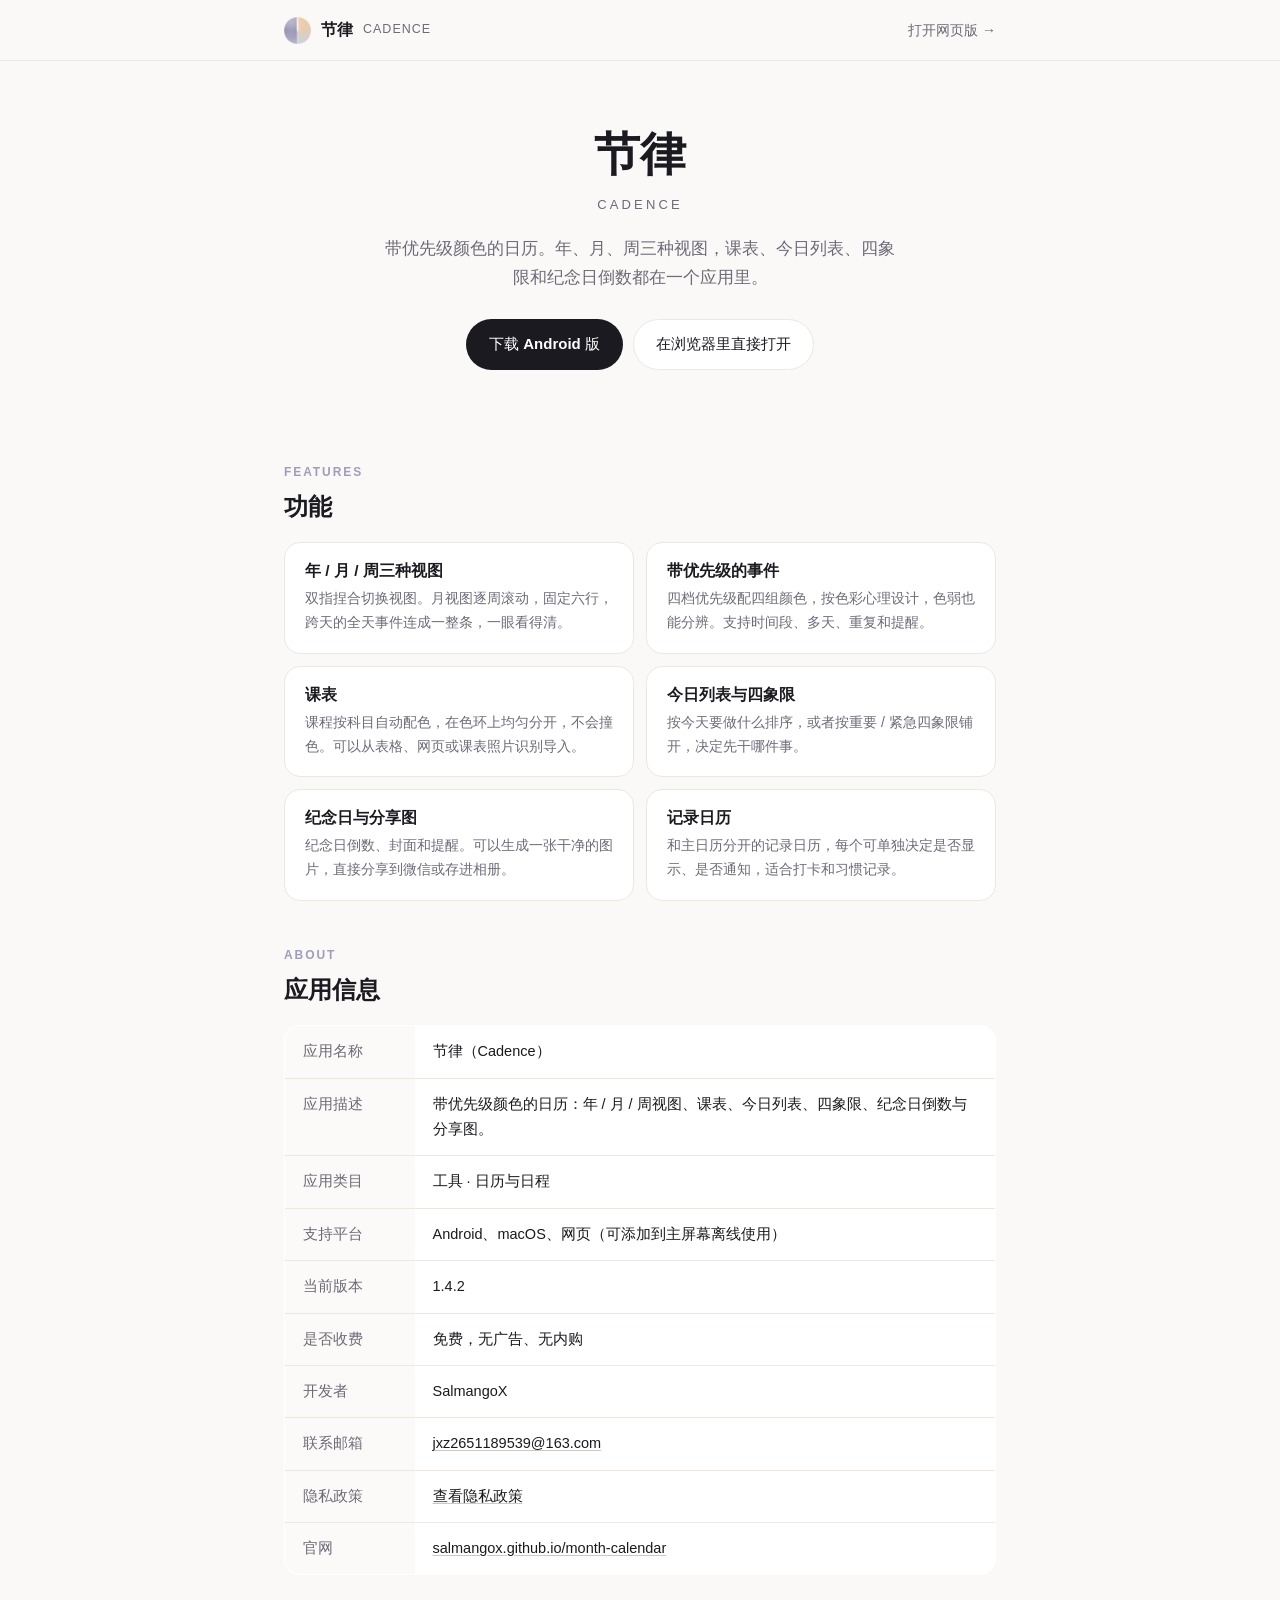
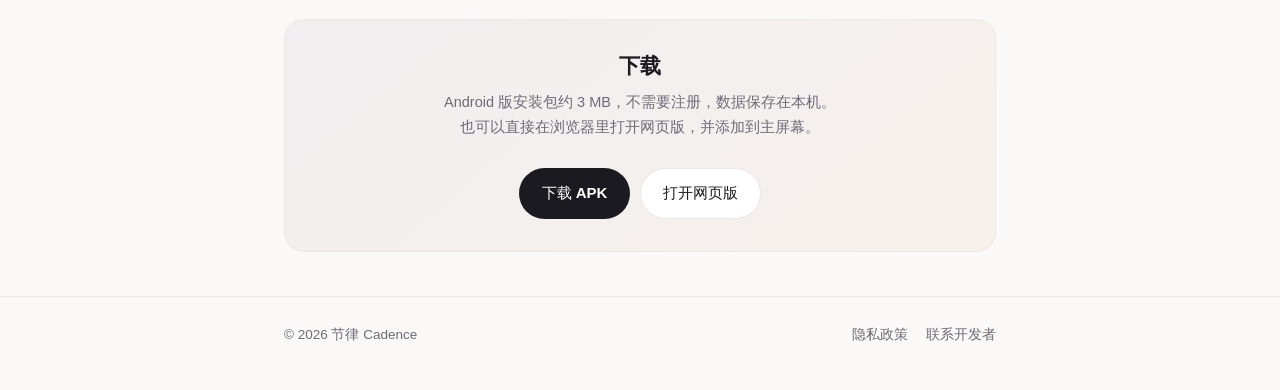
<file: about.html>
<!doctype html>
<html lang="zh-CN">
<head>
<meta charset="utf-8">
<meta name="viewport" content="width=device-width, initial-scale=1">
<title>关于节律 Cadence — 带优先级颜色的日历</title>
<meta name="description" content="节律（Cadence）是一款带优先级颜色的日历：年 / 月 / 周三种视图，课表、今日列表、四象限、记录日历，可把纪念日做成图片分享。支持 Android、macOS 和网页。">
<link rel="icon" type="image/png" href="icons/icon-192.png?v=0.22.0">
<style>
  :root{
    --bg:#FBF9F7; --ink:#1B1A20; --sub:#6E6A78; --line:#ECE7E1;
    --card:#FFFFFF; --a1:#9F9DBA; --a2:#E6CDB8; --r:16px;
  }
  *{box-sizing:border-box}
  body{margin:0;background:var(--bg);color:var(--ink);font-size:16px;line-height:1.75;
    font-family:-apple-system,BlinkMacSystemFont,"PingFang SC","Hiragino Sans GB","Microsoft YaHei",sans-serif;
    -webkit-font-smoothing:antialiased}
  a{color:inherit;text-decoration:none}
  h1,h2,h3{margin:0;line-height:1.3}
  p{margin:0}
  .wrap{max-width:760px;margin:0 auto;padding:0 24px}
  .mark{width:27px;height:27px;display:block;flex:0 0 auto}
  header{border-bottom:1px solid var(--line);position:sticky;top:0;background:rgba(251,249,247,.88);
    backdrop-filter:blur(14px);z-index:10}
  .bar{display:flex;align-items:center;gap:10px;height:60px;font-weight:650}
  .bar small{font-weight:450;color:var(--sub);font-size:12.5px;letter-spacing:.08em}
  .bar a.open{margin-left:auto;font-size:14px;font-weight:450;color:var(--sub)}
  .bar a.open:hover{color:var(--ink)}

  .hero{padding:64px 0 48px;text-align:center}
  .hero h1{font-size:clamp(34px,6vw,46px);letter-spacing:-.01em}
  .hero .en{display:block;font-size:13px;font-weight:500;letter-spacing:.24em;color:var(--sub);
    text-transform:uppercase;margin-top:12px}
  .hero p{max-width:520px;margin:20px auto 0;color:var(--sub);font-size:16.5px}
  .btns{display:flex;gap:10px;justify-content:center;flex-wrap:wrap;margin-top:28px}
  .btn{display:inline-flex;align-items:center;padding:11px 22px;border-radius:999px;font-size:15px;
    font-weight:550;border:1px solid transparent;transition:.18s}
  .primary{background:var(--ink);color:#fff}
  .primary:hover{transform:translateY(-1px)}
  .ghost{background:#fff;border-color:var(--line)}
  .ghost:hover{border-color:#D8D1C8}

  section{padding:44px 0}
  .label{font-size:12px;letter-spacing:.16em;text-transform:uppercase;color:var(--a1);font-weight:650}
  h2{font-size:24px;margin:8px 0 20px}

  .list{display:grid;grid-template-columns:1fr 1fr;gap:12px}
  @media (max-width:620px){.list{grid-template-columns:1fr}}
  .item{background:var(--card);border:1px solid var(--line);border-radius:var(--r);padding:18px 20px}
  .item h3{font-size:15.5px;margin-bottom:6px}
  .item p{font-size:14px;color:var(--sub);line-height:1.7}

  table{width:100%;border-collapse:collapse;background:var(--card);border:1px solid var(--line);
    border-radius:var(--r);overflow:hidden;font-size:14.5px}
  th,td{text-align:left;padding:13px 18px;border-top:1px solid var(--line);vertical-align:top}
  tr:first-child th,tr:first-child td{border-top:0}
  th{width:130px;font-weight:450;color:var(--sub);background:#FCFAF8}
  td a{text-decoration:underline;text-underline-offset:2px;text-decoration-color:#CFC8C0}

  .dl{background:linear-gradient(140deg,rgba(159,157,186,.12),rgba(230,205,184,.18));
    border:1px solid var(--line);border-radius:20px;padding:32px 28px;text-align:center}
  .dl h2{font-size:21px;margin:0 0 10px}
  .dl p{color:var(--sub);font-size:14.5px}

  footer{border-top:1px solid var(--line);padding:26px 0 44px;color:var(--sub);font-size:13.5px}
  footer .wrap{display:flex;gap:16px;flex-wrap:wrap}
  footer .sp{margin-left:auto;display:flex;gap:18px}
  footer a:hover{color:var(--ink)}
</style>
</head>
<body>

<header>
  <div class="wrap bar">
    <img class="mark" src="icons/logo.png" alt="节律" width="27" height="27">节律<small>CADENCE</small>
    <a class="open" href="./index.html">打开网页版 →</a>
  </div>
</header>

<main>
  <div class="wrap hero">
    <h1>节律<span class="en">Cadence</span></h1>
    <p>带优先级颜色的日历。年、月、周三种视图，课表、今日列表、四象限和纪念日倒数都在一个应用里。</p>
    <div class="btns">
      <a class="btn primary" href="https://github.com/SalmangoX/month-calendar/releases/latest">下载 Android 版</a>
      <a class="btn ghost" href="./index.html">在浏览器里直接打开</a>
    </div>
  </div>

  <section>
    <div class="wrap">
      <div class="label">Features</div>
      <h2>功能</h2>
      <div class="list">
        <div class="item">
          <h3>年 / 月 / 周三种视图</h3>
          <p>双指捏合切换视图。月视图逐周滚动，固定六行，跨天的全天事件连成一整条，一眼看得清。</p>
        </div>
        <div class="item">
          <h3>带优先级的事件</h3>
          <p>四档优先级配四组颜色，按色彩心理设计，色弱也能分辨。支持时间段、多天、重复和提醒。</p>
        </div>
        <div class="item">
          <h3>课表</h3>
          <p>课程按科目自动配色，在色环上均匀分开，不会撞色。可以从表格、网页或课表照片识别导入。</p>
        </div>
        <div class="item">
          <h3>今日列表与四象限</h3>
          <p>按今天要做什么排序，或者按重要 / 紧急四象限铺开，决定先干哪件事。</p>
        </div>
        <div class="item">
          <h3>纪念日与分享图</h3>
          <p>纪念日倒数、封面和提醒。可以生成一张干净的图片，直接分享到微信或存进相册。</p>
        </div>
        <div class="item">
          <h3>记录日历</h3>
          <p>和主日历分开的记录日历，每个可单独决定是否显示、是否通知，适合打卡和习惯记录。</p>
        </div>
      </div>
    </div>
  </section>

  <section style="padding-top:0">
    <div class="wrap">
      <div class="label">About</div>
      <h2>应用信息</h2>
      <table>
        <tr><th>应用名称</th><td>节律（Cadence）</td></tr>
        <tr><th>应用描述</th><td>带优先级颜色的日历：年 / 月 / 周视图、课表、今日列表、四象限、纪念日倒数与分享图。</td></tr>
        <tr><th>应用类目</th><td>工具 · 日历与日程</td></tr>
        <tr><th>支持平台</th><td>Android、macOS、网页（可添加到主屏幕离线使用）</td></tr>
        <tr><th>当前版本</th><td>1.4.2</td></tr>
        <tr><th>是否收费</th><td>免费，无广告、无内购</td></tr>
        <tr><th>开发者</th><td>SalmangoX</td></tr>
        <tr><th>联系邮箱</th><td><a href="mailto:jxz2651189539@163.com">jxz2651189539@163.com</a></td></tr>
        <tr><th>隐私政策</th><td><a href="./privacy.html">查看隐私政策</a></td></tr>
        <tr><th>官网</th><td><a href="https://salmangox.github.io/month-calendar/about.html">salmangox.github.io/month-calendar</a></td></tr>
      </table>
    </div>
  </section>

  <section style="padding-top:0">
    <div class="wrap">
      <div class="dl">
        <h2>下载</h2>
        <p>Android 版安装包约 3 MB，不需要注册，数据保存在本机。<br>也可以直接在浏览器里打开网页版，并添加到主屏幕。</p>
        <div class="btns">
          <a class="btn primary" href="https://github.com/SalmangoX/month-calendar/releases/latest">下载 APK</a>
          <a class="btn ghost" href="./index.html">打开网页版</a>
        </div>
      </div>
    </div>
  </section>
</main>

<footer>
  <div class="wrap">
    <span>© 2026 节律 Cadence</span>
    <span class="sp">
      <a href="./privacy.html">隐私政策</a>
      <a href="mailto:jxz2651189539@163.com">联系开发者</a>
    </span>
  </div>
</footer>

</body>
</html>
</file>
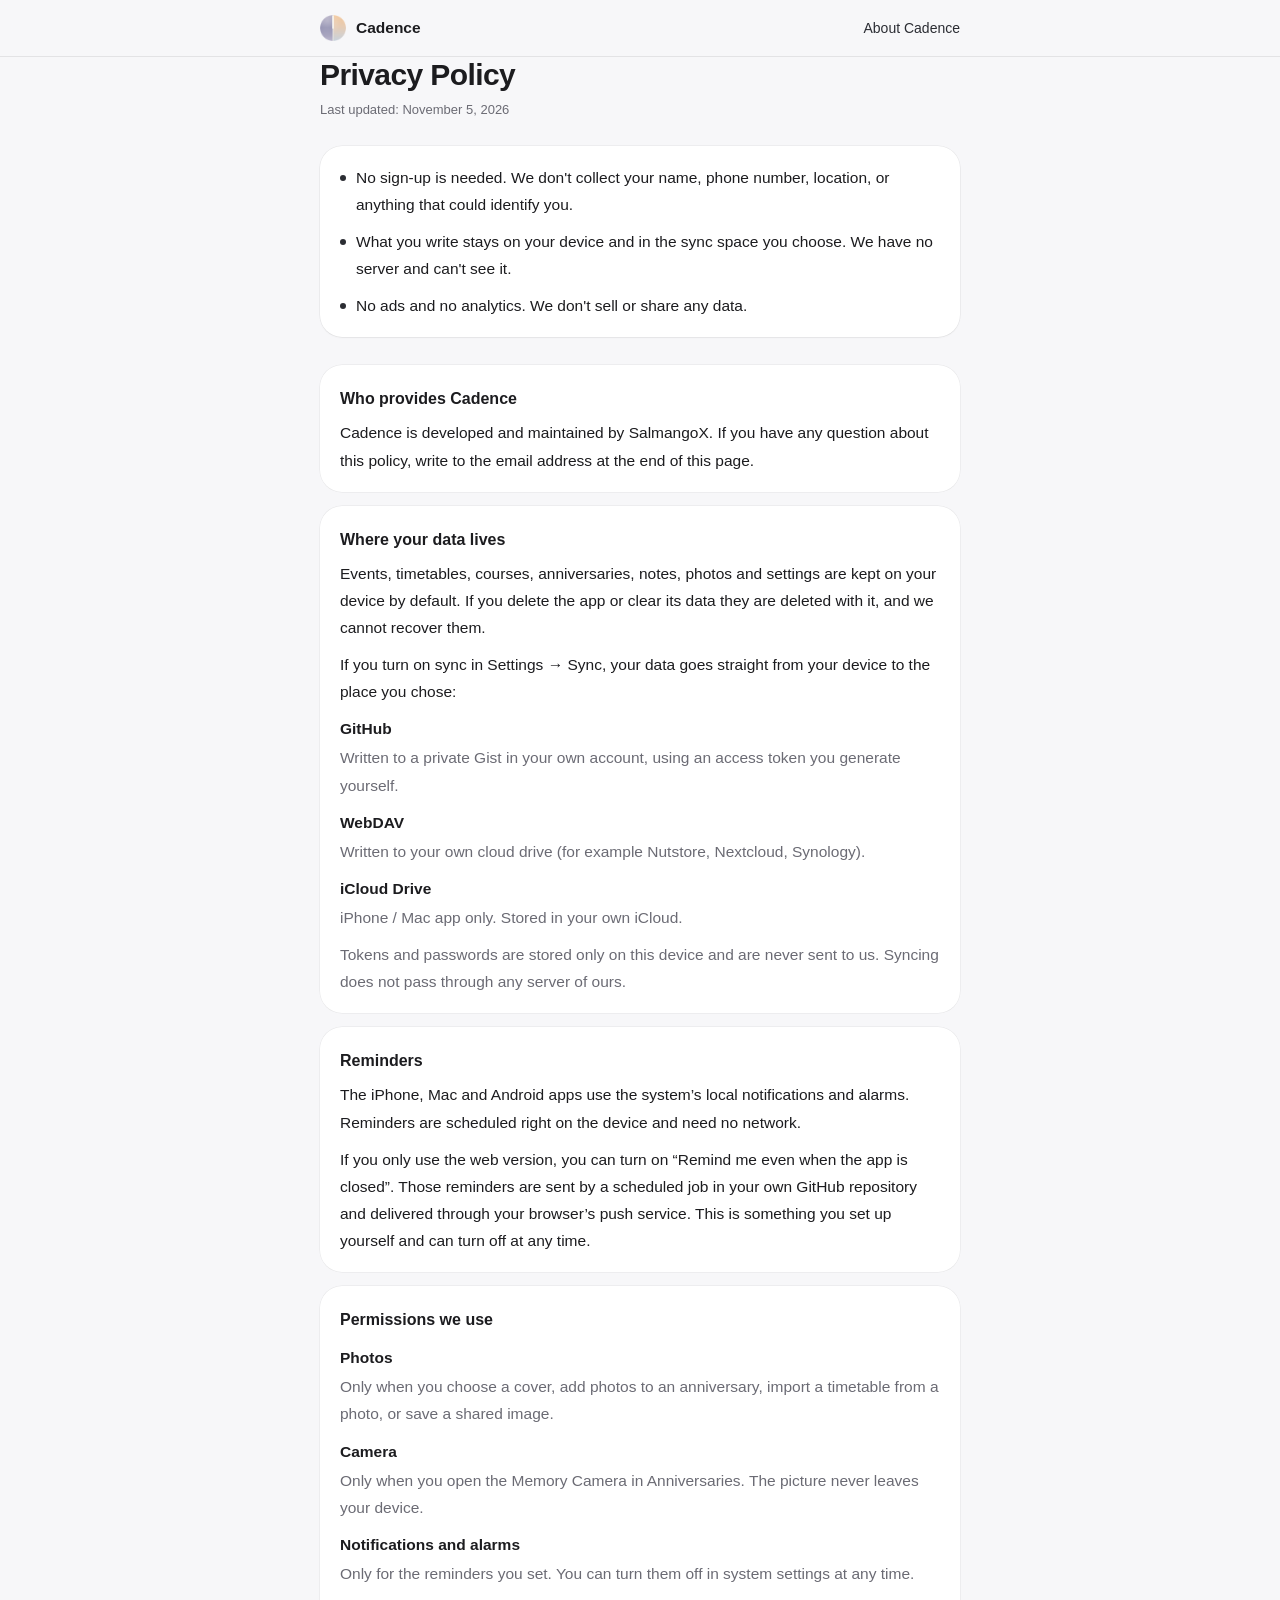
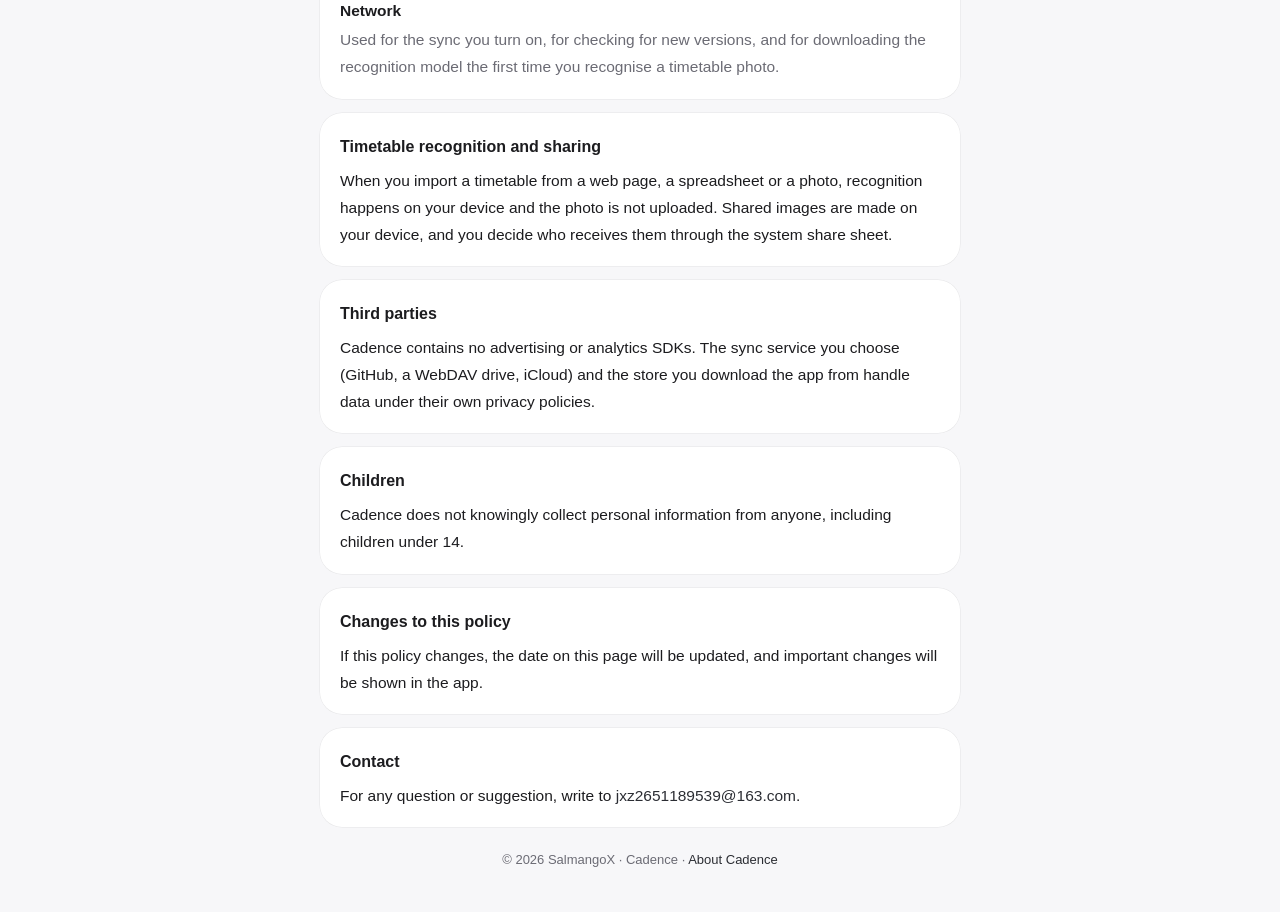
<file: privacy.html>
<!doctype html>
<html lang="zh-CN">
<head>
<meta charset="utf-8">
<meta name="viewport" content="width=device-width, initial-scale=1, viewport-fit=cover">
<meta name="color-scheme" content="light dark">
<title>隐私政策 — 节律 Cadence</title>
<meta name="description" content="节律（Cadence）隐私政策：不需要注册，不收集个人信息，数据只存在你的设备和你自己选的同步空间里。">
<link rel="icon" type="image/png" href="icons/icon-192.png?v=0.22.0">
<style>
  :root { --bg: #F7F7F9; --card: #fff; --ink: #1C1C1F; --sub: #6B6B74; --line: rgba(0, 0, 0, .08); --accent: #2B2D33; }
  @media (prefers-color-scheme: dark) { :root:not(.light) { --bg: #111113; --card: #1C1C1F; --ink: #F2F2F4; --sub: #9B9BA4; --line: rgba(255, 255, 255, .1); --accent: #ECEDF1; color-scheme: dark; } }
  :root.dark { --bg: #111113; --card: #1C1C1F; --ink: #F2F2F4; --sub: #9B9BA4; --line: rgba(255, 255, 255, .1); --accent: #ECEDF1; color-scheme: dark; }
  :root.light { color-scheme: light; }
  * { box-sizing: border-box; }
  body { margin: 0; background: var(--bg); color: var(--ink); font-size: 15.5px; line-height: 1.75;
    font-family: -apple-system, BlinkMacSystemFont, "PingFang SC", "Hiragino Sans GB", "Microsoft YaHei", sans-serif; -webkit-font-smoothing: antialiased; }
  a { color: var(--accent); text-decoration: none; }
  .wrap { max-width: 680px; margin: 0 auto; padding: 0 20px; }
  header { position: sticky; top: 0; z-index: 2; background: color-mix(in srgb, var(--bg) 82%, transparent); -webkit-backdrop-filter: blur(16px); backdrop-filter: blur(16px); border-bottom: .5px solid var(--line); }
  .bar { display: flex; align-items: center; gap: 10px; height: 56px; font-weight: 650; }
  .bar img { width: 26px; height: 26px; }
  .bar a { margin-left: auto; font-size: 14px; font-weight: 500; }
  main { padding: 36px 0 56px; }
  h1 { font-size: 30px; line-height: 1.2; margin: 0 0 6px; letter-spacing: -.02em; }
  .date { color: var(--sub); font-size: 13px; margin: 0 0 24px; }
  .sum { background: var(--card); border-radius: 22px; padding: 18px 20px; margin: 0 0 28px; box-shadow: 0 1px 2px rgba(0, 0, 0, .04), 0 0 0 .5px var(--line); }
  .sum ul { margin: 0; padding: 0; list-style: none; display: grid; gap: 10px; }
  .sum li { display: flex; gap: 10px; align-items: baseline; }
  .sum li::before { content: ""; flex: none; width: 6px; height: 6px; border-radius: 50%; background: var(--accent); transform: translateY(-2px); }
  section { background: var(--card); border-radius: 22px; padding: 6px 20px 8px; margin: 0 0 14px; box-shadow: 0 0 0 .5px var(--line); }
  h2 { font-size: 16px; margin: 14px 0 6px; }
  p { margin: 0 0 10px; color: var(--ink); }
  .muted { color: var(--sub); }
  dl { margin: 0 0 10px; }
  dt { font-weight: 600; margin-top: 10px; }
  dd { margin: 2px 0 0; color: var(--sub); }
  footer { color: var(--sub); font-size: 13px; padding: 8px 0 40px; text-align: center; }
  /* 在 App 里打开（?embed）：App 自己有返回键，不显示网页的顶栏和页脚链接 */
  .embed header, .embed .foot-links { display: none; }
  .embed main { padding-top: 20px; }
</style>
<script>
  var q = location.search, h = document.documentElement;
  if (/[?&]embed\b/.test(q)) h.classList.add('embed');
  if (/[?&]dark\b/.test(q)) h.classList.add('dark'); else if (/[?&]light\b/.test(q)) h.classList.add('light');   // App 里按 App 自己的浅色 / 深色
</script>
</head>
<body>
<header><div class="wrap bar"><img src="icons/logo.png" alt="" width="26" height="26">节律 Cadence<a href="./about.html">关于节律</a></div></header>

<main class="wrap">
  <h1>隐私政策</h1>
  <p class="date">最后更新：2026 年 11 月 5 日</p>

  <div class="sum">
    <ul>
      <li>不需要注册账号，我们不收集你的姓名、手机号、位置或任何能认出你的信息。</li>
      <li>你记下的内容只存在你的设备上，以及你自己选择的同步空间里；我们没有服务器，也看不到这些内容。</li>
      <li>没有广告，没有统计分析，不出售、不共享任何数据。</li>
    </ul>
  </div>

  <section>
    <h2>谁在提供节律</h2>
    <p>节律（Cadence）由 SalmangoX 开发和维护。对本政策有任何问题，都可以通过页面末尾的邮箱联系。</p>
  </section>

  <section>
    <h2>你的数据存在哪里</h2>
    <p>事件、日程、课程、纪念日、小纸条、照片和设置，默认只保存在你这台设备上。删除应用或清除数据后，这些内容会一起删除，我们无法找回。</p>
    <p>如果你在「设置 → 同步」里打开同步，数据会直接从你的设备传到你自己选的地方：</p>
    <dl>
      <dt>GitHub</dt><dd>写入你自己账号下的私密 Gist，使用你自己生成的访问令牌。</dd>
      <dt>WebDAV</dt><dd>写入你自己的网盘（例如坚果云、Nextcloud、群晖）。</dd>
      <dt>iCloud 云盘</dt><dd>仅限 iPhone / Mac App，存在你自己的 iCloud 里。</dd>
    </dl>
    <p class="muted">令牌和密码只保存在本机，不会发给我们。同步过程不经过任何属于我们的服务器。</p>
  </section>

  <section>
    <h2>提醒</h2>
    <p>iPhone、Mac 和安卓 App 使用系统自带的本地通知和闹钟，提醒在设备上直接排好，不需要联网。</p>
    <p>只用网页版时，可以选择开启「App 关闭时也提醒」：提醒由你自己 GitHub 仓库里的定时任务发送，通过浏览器的推送服务送达。这项功能需要你主动设置，随时可以关闭。</p>
  </section>

  <section>
    <h2>用到的权限</h2>
    <dl>
      <dt>相册</dt><dd>只在你选择封面、给纪念日添加照片、从照片导入课表或保存分享图片时使用。</dd>
      <dt>相机</dt><dd>只在你打开纪念日里的「纪念相机」时使用，画面不会离开你的设备。</dd>
      <dt>通知与闹钟</dt><dd>只用于你设置的提醒，可以随时在系统设置里关闭。</dd>
      <dt>网络</dt><dd>用于你开启的同步、检查新版本，以及第一次识别课表照片时下载识别模型。</dd>
    </dl>
  </section>

  <section>
    <h2>课表识别和分享</h2>
    <p>从网页、表格或照片导入课表时，识别都在你的设备上完成，照片不会上传。分享图片在本机生成，发给谁由你通过系统分享决定。</p>
  </section>

  <section>
    <h2>第三方</h2>
    <p>节律不包含广告或统计分析 SDK。你选择的同步服务（GitHub、WebDAV 网盘、iCloud）和下载应用的平台，会按照它们各自的隐私政策处理数据。</p>
  </section>

  <section>
    <h2>儿童</h2>
    <p>节律不会有意收集任何人的个人信息，包括 14 岁以下的儿童。</p>
  </section>

  <section>
    <h2>政策变更</h2>
    <p>如果本政策有变化，会更新本页的日期；重要的变化会在应用里提示。</p>
  </section>

  <section>
    <h2>联系我们</h2>
    <p>有任何疑问或建议，请写信到 <a href="mailto:jxz2651189539@163.com">jxz2651189539@163.com</a>。</p>
  </section>
</main>

<footer><div class="wrap">© 2026 SalmangoX · 节律 Cadence<span class="foot-links"> · <a href="./about.html">关于节律</a></span></div></footer>
<script>
/* 多语言：上面的简体中文是原文；其他语言在这里换进去。语言取 ?lang=（App 里传的是 App 自己选的语言），没有就跟随系统语言。 */
(function () {
  var m = /[?&]lang=([\w-]+)/.exec(location.search);
  var l = ((m && m[1]) || (navigator.languages && navigator.languages[0]) || navigator.language || 'zh-CN').toLowerCase();
  var lang = l.indexOf('zh') === 0 ? (/tw|hk|mo|hant/.test(l) ? 'zh-Hant' : 'zh-Hans') : l.indexOf('fr') === 0 ? 'fr' : l.indexOf('ja') === 0 ? 'ja' : 'en';
  if (lang === 'zh-Hans') return;
  var M = 'jxz2651189539@163.com';
  function sec(h, body) { return '<section><h2>' + h + '</h2>' + body + '</section>'; }
  function dl(rows) { return '<dl>' + rows.map(function (r) { return '<dt>' + r[0] + '</dt><dd>' + r[1] + '</dd>'; }).join('') + '</dl>'; }
  function page(t) {
    var h = '<h1>' + t.h1 + '</h1><p class="date">' + t.date + '</p><div class="sum"><ul>' + t.sum.map(function (x) { return '<li>' + x + '</li>'; }).join('') + '</ul></div>';
    return h + t.secs.map(function (s) { return sec(s[0], s[1]); }).join('');
  }
  var T = {
    en: {
      title: 'Privacy Policy — Cadence', desc: 'Cadence privacy policy: no sign-up, no personal data collected. Your data stays on your device and in the sync space you choose.',
      brand: 'Cadence', about: 'About Cadence', foot: '© 2026 SalmangoX · Cadence',
      h1: 'Privacy Policy', date: 'Last updated: November 5, 2026',
      sum: ["No sign-up is needed. We don't collect your name, phone number, location, or anything that could identify you.",
        "What you write stays on your device and in the sync space you choose. We have no server and can't see it.",
        "No ads and no analytics. We don't sell or share any data."],
      secs: [
        ['Who provides Cadence', '<p>Cadence is developed and maintained by SalmangoX. If you have any question about this policy, write to the email address at the end of this page.</p>'],
        ['Where your data lives', '<p>Events, timetables, courses, anniversaries, notes, photos and settings are kept on your device by default. If you delete the app or clear its data they are deleted with it, and we cannot recover them.</p><p>If you turn on sync in Settings → Sync, your data goes straight from your device to the place you chose:</p>' +
          dl([['GitHub', 'Written to a private Gist in your own account, using an access token you generate yourself.'], ['WebDAV', 'Written to your own cloud drive (for example Nutstore, Nextcloud, Synology).'], ['iCloud Drive', 'iPhone / Mac app only. Stored in your own iCloud.']]) +
          '<p class="muted">Tokens and passwords are stored only on this device and are never sent to us. Syncing does not pass through any server of ours.</p>'],
        ['Reminders', '<p>The iPhone, Mac and Android apps use the system’s local notifications and alarms. Reminders are scheduled right on the device and need no network.</p><p>If you only use the web version, you can turn on “Remind me even when the app is closed”. Those reminders are sent by a scheduled job in your own GitHub repository and delivered through your browser’s push service. This is something you set up yourself and can turn off at any time.</p>'],
        ['Permissions we use', dl([['Photos', 'Only when you choose a cover, add photos to an anniversary, import a timetable from a photo, or save a shared image.'], ['Camera', 'Only when you open the Memory Camera in Anniversaries. The picture never leaves your device.'], ['Notifications and alarms', 'Only for the reminders you set. You can turn them off in system settings at any time.'], ['Network', 'Used for the sync you turn on, for checking for new versions, and for downloading the recognition model the first time you recognise a timetable photo.']])],
        ['Timetable recognition and sharing', '<p>When you import a timetable from a web page, a spreadsheet or a photo, recognition happens on your device and the photo is not uploaded. Shared images are made on your device, and you decide who receives them through the system share sheet.</p>'],
        ['Third parties', '<p>Cadence contains no advertising or analytics SDKs. The sync service you choose (GitHub, a WebDAV drive, iCloud) and the store you download the app from handle data under their own privacy policies.</p>'],
        ['Children', '<p>Cadence does not knowingly collect personal information from anyone, including children under 14.</p>'],
        ['Changes to this policy', '<p>If this policy changes, the date on this page will be updated, and important changes will be shown in the app.</p>'],
        ['Contact', '<p>For any question or suggestion, write to <a href="mailto:' + M + '">' + M + '</a>.</p>']]
    },
    fr: {
      title: 'Politique de confidentialité — Cadence', desc: 'Politique de confidentialité de Cadence : pas d’inscription, aucune donnée personnelle collectée. Vos données restent sur votre appareil et dans l’espace de synchronisation que vous choisissez.',
      brand: 'Cadence', about: 'À propos de Cadence', foot: '© 2026 SalmangoX · Cadence',
      h1: 'Politique de confidentialité', date: 'Dernière mise à jour : 5 novembre 2026',
      sum: ['Aucune inscription n’est nécessaire. Nous ne collectons ni votre nom, ni votre numéro de téléphone, ni votre position, ni aucune information permettant de vous identifier.',
        'Ce que vous notez reste sur votre appareil et dans l’espace de synchronisation que vous choisissez. Nous n’avons pas de serveur et ne pouvons pas le voir.',
        'Pas de publicité, pas d’analyse d’audience. Nous ne vendons ni ne partageons aucune donnée.'],
      secs: [
        ['Qui fournit Cadence', '<p>Cadence est développé et maintenu par SalmangoX. Pour toute question sur cette politique, écrivez à l’adresse e-mail indiquée en bas de page.</p>'],
        ['Où sont stockées vos données', '<p>Les événements, emplois du temps, cours, anniversaires, notes, photos et réglages sont conservés par défaut sur votre appareil. Si vous supprimez l’app ou effacez ses données, ils sont supprimés avec elle et nous ne pouvons pas les récupérer.</p><p>Si vous activez la synchronisation dans Réglages → Synchronisation, vos données vont directement de votre appareil vers l’endroit que vous avez choisi :</p>' +
          dl([['GitHub', 'Écrites dans un Gist privé de votre propre compte, avec un jeton d’accès que vous générez vous-même.'], ['WebDAV', 'Écrites sur votre propre espace de stockage (par exemple Nutstore, Nextcloud, Synology).'], ['iCloud Drive', 'App iPhone / Mac uniquement. Stockées dans votre propre iCloud.']]) +
          '<p class="muted">Les jetons et mots de passe sont conservés uniquement sur cet appareil et ne nous sont jamais envoyés. La synchronisation ne passe par aucun de nos serveurs.</p>'],
        ['Rappels', '<p>Les apps iPhone, Mac et Android utilisent les notifications locales et les alarmes du système. Les rappels sont programmés directement sur l’appareil et ne nécessitent pas de connexion.</p><p>Si vous utilisez uniquement la version web, vous pouvez activer « Rappeler même quand l’app est fermée ». Ces rappels sont envoyés par une tâche planifiée dans votre propre dépôt GitHub et livrés via le service de notifications push de votre navigateur. Vous la configurez vous-même et pouvez la désactiver à tout moment.</p>'],
        ['Autorisations utilisées', dl([['Photos', 'Uniquement lorsque vous choisissez une couverture, ajoutez des photos à un anniversaire, importez un emploi du temps depuis une photo ou enregistrez une image partagée.'], ['Appareil photo', 'Uniquement lorsque vous ouvrez l’Appareil souvenir dans Anniversaires. L’image ne quitte jamais votre appareil.'], ['Notifications et alarmes', 'Uniquement pour les rappels que vous définissez. Vous pouvez les désactiver à tout moment dans les réglages du système.'], ['Réseau', 'Utilisé pour la synchronisation que vous activez, la recherche de nouvelles versions et le téléchargement du modèle de reconnaissance la première fois que vous reconnaissez une photo d’emploi du temps.']])],
        ['Reconnaissance d’emploi du temps et partage', '<p>Lorsque vous importez un emploi du temps depuis une page web, un tableur ou une photo, la reconnaissance se fait sur votre appareil et la photo n’est pas envoyée. Les images partagées sont créées sur votre appareil, et vous choisissez qui les reçoit via la feuille de partage du système.</p>'],
        ['Tiers', '<p>Cadence ne contient aucun SDK de publicité ou d’analyse. Le service de synchronisation que vous choisissez (GitHub, un espace WebDAV, iCloud) et la boutique où vous téléchargez l’app traitent les données selon leurs propres politiques de confidentialité.</p>'],
        ['Enfants', '<p>Cadence ne collecte sciemment aucune information personnelle, y compris auprès des enfants de moins de 14 ans.</p>'],
        ['Modifications de cette politique', '<p>Si cette politique change, la date de cette page sera mise à jour, et les changements importants seront signalés dans l’app.</p>'],
        ['Nous contacter', '<p>Pour toute question ou suggestion, écrivez à <a href="mailto:' + M + '">' + M + '</a>.</p>']]
    },
    ja: {
      title: 'プライバシーポリシー — Cadence', desc: 'Cadence のプライバシーポリシー：アカウント登録不要、個人情報は収集しません。データはお使いの端末と、ご自身で選んだ同期先にのみ保存されます。',
      brand: 'Cadence', about: 'Cadence について', foot: '© 2026 SalmangoX · Cadence',
      h1: 'プライバシーポリシー', date: '最終更新：2026年11月5日',
      sum: ['アカウント登録は不要です。お名前、電話番号、位置情報など、あなたを特定できる情報は収集しません。',
        '記録した内容は、お使いの端末とご自身で選んだ同期先にのみ保存されます。当方にはサーバーがなく、内容を見ることはできません。',
        '広告も解析もありません。データを販売・共有することもありません。'],
      secs: [
        ['Cadence の提供者', '<p>Cadence は SalmangoX が開発・運営しています。本ポリシーについてのご質問は、ページ末尾のメールアドレスまでご連絡ください。</p>'],
        ['データの保存先', '<p>予定、時間割、講義、記念日、メモ、写真、設定は、初期状態ではお使いの端末にのみ保存されます。アプリを削除するかデータを消去すると一緒に削除され、当方では復元できません。</p><p>「設定 → 同期」で同期をオンにすると、データは端末からご自身で選んだ場所へ直接送られます：</p>' +
          dl([['GitHub', 'ご自身のアカウントのプライベート Gist に、ご自身で発行したアクセストークンを使って書き込みます。'], ['WebDAV', 'ご自身のクラウドストレージ（例：Nutstore、Nextcloud、Synology）に書き込みます。'], ['iCloud Drive', 'iPhone / Mac アプリのみ。ご自身の iCloud に保存されます。']]) +
          '<p class="muted">トークンとパスワードはこの端末にのみ保存され、当方に送られることはありません。同期は当方のサーバーを一切経由しません。</p>'],
        ['リマインダー', '<p>iPhone、Mac、Android アプリはシステムのローカル通知とアラームを使います。リマインダーは端末上で直接設定され、ネットワークは不要です。</p><p>Web 版のみをお使いの場合は「アプリを閉じていても通知」をオンにできます。この通知はご自身の GitHub リポジトリ内の定期実行タスクから送られ、ブラウザのプッシュサービス経由で届きます。ご自身で設定する機能で、いつでもオフにできます。</p>'],
        ['使用する権限', dl([['写真', 'カバーを選ぶとき、記念日に写真を追加するとき、写真から時間割を取り込むとき、共有画像を保存するときにのみ使用します。'], ['カメラ', '記念日の「記念カメラ」を開いたときにのみ使用します。映像が端末の外に出ることはありません。'], ['通知とアラーム', '設定したリマインダーにのみ使用します。システム設定でいつでもオフにできます。'], ['ネットワーク', 'オンにした同期、新バージョンの確認、初めて時間割の写真を認識するときの認識モデルのダウンロードに使用します。']])],
        ['時間割の認識と共有', '<p>Web ページ、表、写真から時間割を取り込むとき、認識は端末上で行われ、写真はアップロードされません。共有画像は端末上で作成され、誰に送るかはシステムの共有機能であなたが決めます。</p>'],
        ['第三者', '<p>Cadence には広告や解析の SDK は含まれていません。お選びの同期サービス（GitHub、WebDAV、iCloud）やアプリの入手先は、それぞれのプライバシーポリシーに従ってデータを扱います。</p>'],
        ['お子様', '<p>Cadence は、14歳未満のお子様を含め、誰からも個人情報を意図的に収集しません。</p>'],
        ['ポリシーの変更', '<p>本ポリシーが変更された場合はこのページの日付を更新し、重要な変更はアプリ内でお知らせします。</p>'],
        ['お問い合わせ', '<p>ご質問やご提案は <a href="mailto:' + M + '">' + M + '</a> までお寄せください。</p>']]
    },
    'zh-Hant': {
      title: '隱私權政策 — 節律 Cadence', desc: '節律（Cadence）隱私權政策：不需要註冊，不收集個人資料，資料只存在你的裝置和你自己選的同步空間裡。',
      brand: '節律 Cadence', about: '關於節律', foot: '© 2026 SalmangoX · 節律 Cadence',
      h1: '隱私權政策', date: '最後更新：2026 年 11 月 5 日',
      sum: ['不需要註冊帳號，我們不收集你的姓名、手機號碼、位置或任何能認出你的資訊。',
        '你記下的內容只存在你的裝置上，以及你自己選擇的同步空間裡；我們沒有伺服器，也看不到這些內容。',
        '沒有廣告，沒有統計分析，不出售、不共享任何資料。'],
      secs: [
        ['誰在提供節律', '<p>節律（Cadence）由 SalmangoX 開發和維護。對本政策有任何問題，都可以透過頁面末尾的電子郵件聯絡。</p>'],
        ['你的資料存在哪裡', '<p>事件、行程、課程、紀念日、便條、照片和設定，預設只儲存在你這台裝置上。刪除 App 或清除資料後，這些內容會一併刪除，我們無法找回。</p><p>如果你在「設定 → 同步」裡開啟同步，資料會直接從你的裝置傳到你自己選的地方：</p>' +
          dl([['GitHub', '寫入你自己帳號下的私密 Gist，使用你自己產生的存取權杖。'], ['WebDAV', '寫入你自己的雲端硬碟（例如堅果雲、Nextcloud、群暉）。'], ['iCloud 雲碟', '僅限 iPhone / Mac App，存在你自己的 iCloud 裡。']]) +
          '<p class="muted">權杖和密碼只儲存在本機，不會傳給我們。同步過程不經過任何屬於我們的伺服器。</p>'],
        ['提醒', '<p>iPhone、Mac 和 Android App 使用系統內建的本機通知和鬧鐘，提醒在裝置上直接排好，不需要連網。</p><p>只用網頁版時，可以選擇開啟「App 關閉時也提醒」：提醒由你自己 GitHub 儲存庫裡的排程任務發送，透過瀏覽器的推播服務送達。這項功能需要你主動設定，隨時可以關閉。</p>'],
        ['用到的權限', dl([['相簿', '只在你選擇封面、為紀念日加入照片、從照片匯入課表或儲存分享圖片時使用。'], ['相機', '只在你開啟紀念日裡的「紀念相機」時使用，畫面不會離開你的裝置。'], ['通知與鬧鐘', '只用於你設定的提醒，可以隨時在系統設定裡關閉。'], ['網路', '用於你開啟的同步、檢查新版本，以及第一次辨識課表照片時下載辨識模型。']])],
        ['課表辨識和分享', '<p>從網頁、表格或照片匯入課表時，辨識都在你的裝置上完成，照片不會上傳。分享圖片在本機產生，傳給誰由你透過系統分享決定。</p>'],
        ['第三方', '<p>節律不包含廣告或統計分析 SDK。你選擇的同步服務（GitHub、WebDAV 雲端硬碟、iCloud）和下載 App 的平台，會依照它們各自的隱私權政策處理資料。</p>'],
        ['兒童', '<p>節律不會有意收集任何人的個人資料，包括 14 歲以下的兒童。</p>'],
        ['政策變更', '<p>如果本政策有變化，會更新本頁的日期；重要的變化會在 App 裡提示。</p>'],
        ['聯絡我們', '<p>有任何疑問或建議，請來信至 <a href="mailto:' + M + '">' + M + '</a>。</p>']]
    }
  };
  var t = T[lang];
  function go() {
    document.documentElement.lang = lang;
    document.title = t.title;
    var d = document.querySelector('meta[name="description"]'); if (d) d.setAttribute('content', t.desc);
    var bar = document.querySelector('header .bar');
    if (bar) bar.innerHTML = '<img src="icons/logo.png" alt="" width="26" height="26">' + t.brand + '<a href="./about.html">' + t.about + '</a>';
    var main = document.querySelector('main'); if (main) main.innerHTML = page(t);
    var ft = document.querySelector('footer .wrap');
    if (ft) ft.innerHTML = t.foot + '<span class="foot-links"> · <a href="./about.html">' + t.about + '</a></span>';
  }
  if (document.readyState === 'loading') document.addEventListener('DOMContentLoaded', go); else go();
})();
</script>
</body>
</html>
</file>
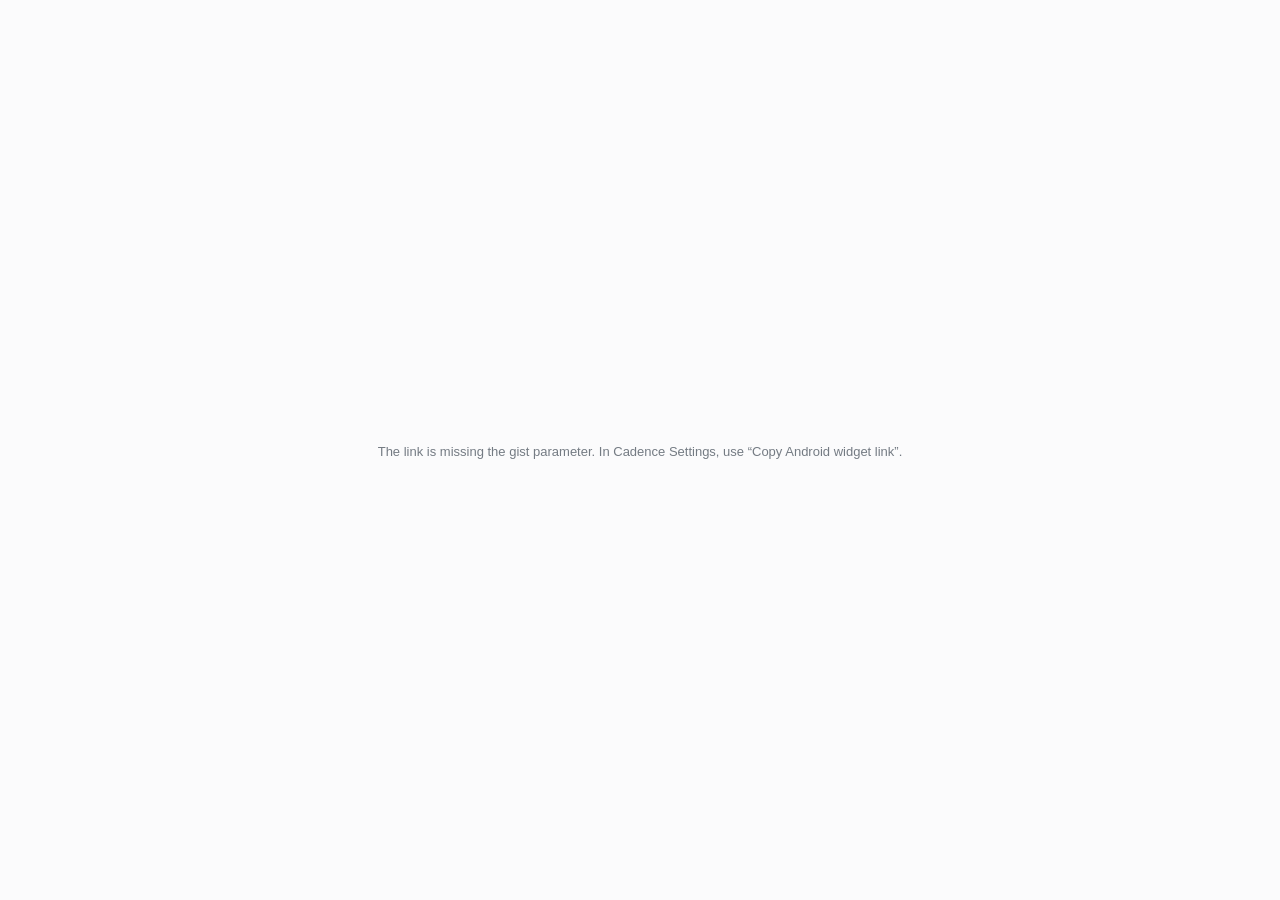
<file: widget.html>
<!DOCTYPE html>
<html lang="zh-CN">
<head>
<meta charset="utf-8">
<meta name="viewport" content="width=device-width, initial-scale=1">
<title>节律小组件</title>
<style>
  /* 和 App 一致：优先级 无 灰 · 低 天蓝 · 中 杏橙 · 高 朱红；深色调按 OKLCH 算（MC.darkTone）；红色只给逾期 / 现在时间 */
  :root { --cs:#4F80C4; --accent:#2B2D33; --red:#D9453E; --p3:#D53D37; --p2:#E48E50; --p1:#4687DB; --p0:#A3A1AD;
    --p3f:#9A2925; --p3i:#FDE2DF; --p2f:#B86624; --p2i:#FCE4D5; --p1f:#0C53A3; --p1i:#DDEBFE; --p0f:#3D3C41; --p0i:#E9E9ED; }
  :root[data-theme="dark"] { --cs:#8DB0EA; --accent:#ECEDF1; --red:#F0625A; }
  @media (prefers-color-scheme: dark) { :root:not([data-theme="light"]) { --cs:#8DB0EA; --accent:#ECEDF1; --red:#F0625A; } }
  :root, :root[data-theme="light"] { color-scheme:light; --bg:#FBFBFC; --line:#EAEAED; --text:#171B20; --text2:#747B83; --text3:#B9BFC3; --mix:20%;
    --chip-weight:600; }
  .chip { --chip-bg:var(--cg, var(--c)); --chip-fg:#fff; }
  @media (prefers-color-scheme: dark) {
    :root:not([data-theme="light"]) { color-scheme:dark; --bg:#1C1C1E; --line:#2C2C2F; --text:#EEEEF1; --text2:#8C8E97; --text3:#494A50; --mix:30%;
      --chip-weight:500; }
    :root:not([data-theme="light"]) .chip:not(.done) { --chip-bg:var(--cgd, var(--cf)); --chip-fg:var(--ci); }
  }
  :root[data-theme="dark"] { color-scheme:dark; --bg:#1C1C1E; --line:#2C2C2F; --text:#EEEEF1; --text2:#8C8E97; --text3:#494A50; --mix:30%;
    --chip-weight:500; }
  :root[data-theme="dark"] .chip:not(.done) { --chip-bg:var(--cgd, var(--cf)); --chip-fg:var(--ci); }
  * { box-sizing:border-box; }
  html, body { margin:0; height:100%; background:var(--bg); color:var(--text); overflow:hidden;
    font-family:-apple-system, "Noto Sans SC", "PingFang SC", Roboto, sans-serif; }
  a.wrap { display:flex; flex-direction:column; height:100%; padding:4px 0 0; color:inherit; text-decoration:none; }
  /* 标题和 App 月视图一样走「编辑式」（styles.css 的 .topbar .title h1 / .cal-eyebrow）：左对齐的大号粗体月份 + 同一条基线上的小号眉题（年份　第几周）；
     完成数在右边。小组件只显示本月，所以眉题一直是今天的 ISO 周数【联动:顶部悬浮】 */
  .head { display:flex; align-items:baseline; gap:8px; height:28px; padding:2px 10px 0 9px; white-space:nowrap; overflow:hidden; }
  .head .mo { font-size:22px; font-weight:800; letter-spacing:-.04em; line-height:1; color:var(--text); flex:none;
    font-family:-apple-system, "SF Pro Display", system-ui, "PingFang SC", "Noto Sans SC", sans-serif; }
  .head .brow { font-size:8.5px; font-weight:650; letter-spacing:.16em; color:var(--text2); font-variant-numeric:tabular-nums; flex:none; }
  .head .cnt { margin-left:auto; font-size:9.5px; font-weight:500; color:var(--text2); font-variant-numeric:tabular-nums; }
  /* 星期：半粗、拉开字距、次要色；周末更淡（.we），今天那一列正文色加粗（.td），和 App 的 #weekdays 一样 */
  .wd { display:grid; grid-template-columns:repeat(7,1fr); height:15px; align-items:center; font-size:8.5px; font-weight:600; letter-spacing:.08em; color:var(--text2); text-align:center; }
  .wd > div { padding-left:.08em; }   /* 字距加在每个字后面，补回左边，字才对准列中线 */
  .wd .we { opacity:.55; }
  .wd .td { color:var(--text); font-weight:750; opacity:1; }
  .grid { position:relative; flex:1; min-height:0; display:grid; grid-template-columns:repeat(7,minmax(0,1fr)); border-top:.5px solid var(--line); overflow:hidden; }
  /* 月份交界线：只在本月和上 / 下个月交界的那一行画一根 Cadence logo 渐变的细线（阶梯形，和 App 的 drawFrame 一样，静态不流动） */
  .seam { position:absolute; left:0; top:0; z-index:3; pointer-events:none; overflow:visible; }
  .c { border-bottom:.5px solid var(--line);   /* 每天之间不画竖线（用户定的）【联动:小组件格线】 */ overflow:hidden; padding:2px 1px 0; min-width:0; }
  .c:nth-child(7n) { border-right:0; }
  .c.last { border-bottom:0; } /* 最后一行（格子后面还跟着横条，不能用 nth-last-child） */
  .n { min-width:18px; height:18px; padding:0 3px; margin:2px auto; border-radius:9px; display:inline-flex; align-items:center; justify-content:center; font-size:12px; font-weight:500; }
  .out .n { color:var(--text3); } .out .chip { opacity:.55; }
  .today .n { background:linear-gradient(135deg, #E2B562 6%, #74A8E6 52%, #5A8DDA 96%); color:#fff; font-weight:700; }
  /* 事件色条，和应用一致：浅色实色底白字；深色用专门的深色调 + 带同色的柔白字、中等字重 */
  .chip { height:14px; line-height:14px; font-size:9.5px; font-weight:var(--chip-weight); margin:0 1px 1px; padding:0 2px 0 3px; border-radius:6px;   /* 圆角约高度的 0.43（App 15px 高 6.5 圆角） */ letter-spacing:-.02em;
    white-space:nowrap; overflow:hidden;
    background:var(--chip-bg); color:var(--chip-fg); }
  .chip.done { background:var(--cgo, color-mix(in srgb, var(--c) var(--mix), transparent)); color:color-mix(in srgb, var(--c) 72%, var(--text2)); text-decoration:line-through; }
  /* 和应用一致：只有中文小一号（.cj），英文、数字不变；放不下的字在右端 6px 渐隐（小组件是静态页，用遮罩没关系）【联动:优先级色条】 */
  .chip .cj { font-size:.947em; letter-spacing:.02em; }
  .chip .t { display:block; overflow:hidden; -webkit-mask-image:linear-gradient(90deg, #000 calc(100% - 7px), rgba(0,0,0,.45)); mask-image:linear-gradient(90deg, #000 calc(100% - 7px), rgba(0,0,0,.45)); }   /* 只淡最后 7px、最淡留 45%（和 App 一样） */
  /* 分日历（记录日历、纪念日历）的事件：左边一根竖条 + 淡底 + 同色字（和应用 .chip.sub 一样） */
  .chip.sub { background:color-mix(in srgb, var(--c) 20%, transparent); color:color-mix(in srgb, var(--c) 72%, #16141d); box-shadow:inset 3px 0 0 var(--c); padding-left:4.5px; border-radius:4px; }   /* 分日历竖条样式的圆角和 App 一样小一点（15px 高 4.5） */
  .chip.sub.done { background:color-mix(in srgb, var(--c) 7%, transparent); color:var(--text3); box-shadow:inset 3px 0 0 color-mix(in srgb, var(--c) 35%, transparent); }
  @media (prefers-color-scheme: dark) { :root:not([data-theme="light"]) .chip.sub:not(.done) { background:color-mix(in srgb, var(--cf) 28%, transparent); color:color-mix(in srgb, var(--c) 50%, #fff); } }
  :root[data-theme="dark"] .chip.sub:not(.done) { background:color-mix(in srgb, var(--cf) 28%, transparent); color:color-mix(in srgb, var(--c) 50%, #fff); }
  .more { font-size:8px; color:var(--text2); padding-left:2px; }
  .chip.gap { visibility:hidden; }
  /* 时间行（当天事件下面）；放不下时间行时，色条右端的小点表示「有具体时间」 */
  .ct { height:10px; line-height:10px; font-size:8px; font-weight:500; color:var(--text2); margin:0 1px 1px 2.5px; white-space:nowrap; overflow:hidden; font-variant-numeric:tabular-nums; letter-spacing:-.02em; }
  .ct.done { opacity:.5; }
  .out .ct { opacity:.55; }
  .chip.tm { position:relative; padding-right:6px; }
  .chip.tm::after { content:''; position:absolute; right:2.5px; top:50%; width:3px; height:3px; margin-top:-1.5px; border-radius:50%; background:currentColor; opacity:.75; }
  /* 今天：整格叠一层淡主色；还有放不下的事件时，「+n」用主色小标签 */
  /* 今天：一块带小圆角的淡主色，四周留一点边 */
  .c { position:relative; }
  .c.today::before { content:''; position:absolute; inset:1.5px 1.5px 2px; border-radius:10px; background:linear-gradient(135deg, rgba(226,181,98,.16), rgba(116,168,230,.14)); pointer-events:none; }   /* 今天：很淡的品牌渐变（和 App、iPhone 小组件一样），不用蓝色 */
  :root[data-theme="dark"] .c.today::before { background:linear-gradient(135deg, rgba(228,185,107,.22), rgba(128,177,236,.18)); }
  @media (prefers-color-scheme: dark) { :root:not([data-theme="light"]) .c.today::before { background:linear-gradient(135deg, rgba(228,185,107,.22), rgba(128,177,236,.18)); } }
  .c > * { position:relative; }
  .nr { position:relative; display:flex; align-items:center; justify-content:center; }   /* 日期在格子里水平居中（和 App 一样） */
  .nr .more { position:absolute; right:1px; top:2px; line-height:11px; padding-left:0; }   /* 「+n」照旧在右上角 */
  .c.today .more { display:inline-block; color:#fff; background:linear-gradient(135deg, #E2B562 6%, #74A8E6 52%, #5A8DDA 96%); border-radius:4px; padding:0 2.5px; font-weight:700; top:0; }
  /* 跨天的全天事件：作为网格里横跨几列的一项，叠在格子上面连成一条 */
  .bar { z-index:1; align-self:start; pointer-events:none; margin:calc(24px + var(--s) * 15px) 2px 0; }
  .bar.ol { margin-left:0; border-top-left-radius:0; border-bottom-left-radius:0; }
  .bar.or { margin-right:0; border-top-right-radius:0; border-bottom-right-radius:0; }
  .bar.out { opacity:.55; }
  .msg { margin:auto; text-align:center; font-size:13px; color:var(--text2); padding:16px; line-height:1.6; }
  .sr { display:flex; align-items:center; gap:8px; padding:6px 8px; margin:0 6px 4px; border-radius:10px; }
  .sr.live { background:color-mix(in srgb, var(--accent) 16%, transparent); }
  .sr i { width:3.5px; height:28px; border-radius:2px; flex:none; }
  .sr div { flex:1; min-width:0; font-size:13px; }
  .sr b { font-weight:600; } .sr em { font-style:normal; font-size:11px; color:var(--text2); }
  .sr small { display:block; font-size:11px; color:var(--text2); white-space:nowrap; overflow:hidden; text-overflow:ellipsis; }
  .sr span { font-size:10px; font-weight:600; color:var(--accent); }
</style>
</head>
<body>
<a class="wrap" id="root" href="./"><div class="msg">加载中…</div></a>
<script>
(() => {
  const q = new URLSearchParams(location.search);
  const GIST = q.get('gist') || '';
  const WS = Number(q.get('ws') || 0) === 1 ? 1 : 0;
  const theme = q.get('theme');
  if (theme === 'light' || theme === 'dark') document.documentElement.dataset.theme = theme;
  // 【联动:优先级颜色】见 CLAUDE.md「联动分组」
  const COLORS = { 3:'var(--p3)', 2:'var(--p2)', 1:'var(--p1)', 0:'var(--p0)' };
  const RANK = p => (p >= 0 && p <= 3 ? p : 0);
  const WD = ['日','一','二','三','四','五','六'];
  // ---------- 语言（和应用一致：同步数据里的 profile.lang；auto = 跟随设备语言） ----------
  let LANG = "zh-Hans";
  function setLang(p) {
    let l = p && p !== "auto" ? p : "";
    if (!l) {
      const s = String((typeof Device !== "undefined" && Device.language ? Device.language() : (typeof navigator !== "undefined" ? navigator.language : "")) || "").toLowerCase();
      l = s.startsWith("zh") ? (/tw|hk|mo|hant/.test(s) ? "zh-Hant" : "zh-Hans") : s.startsWith("fr") ? "fr" : s.startsWith("ja") ? "ja" : s ? "en" : "zh-Hans";
    }
    LANG = ["zh-Hans", "zh-Hant", "en", "fr", "ja"].includes(l) ? l : "zh-Hans";
  }
  const W_TR = {"zh-Hant": {"还没有设置 Gist ID。\n请在节律 App 设置里「复制 iOS 小组件脚本」后重新粘贴，或在小组件参数中填写。": "還沒有設定 Gist ID。\n請在節律 App 設定裡「複製 iOS 小元件指令碼」後重新貼上，或在小元件引數中填寫。", "Gist 中没有节律数据": "Gist 中沒有節律資料", "没有找到节律数据": "沒有找到節律資料", "离线": "離線", "离线 · 显示缓存": "離線 · 顯示快取", "今天还有 {0} 项": "今天還有 {0} 項", "今天没有事件": "今天沒有事件", "接下来": "接下來", "今天无事件": "今天無事件", "节律": "節律", "预览哪种尺寸？": "預覽哪種尺寸？", "大号": "大號", "中号": "中號", "小号": "小號", "请在节律 设置 → 桌面小组件 里复制「iOS 课表小组件」脚本后重新粘贴。": "請在節律 設定 → 桌面小元件 裡複製「iOS 課表小元件」指令碼後重新貼上。", "课表": "課表", "还没有导入课表": "還沒有匯入課表", "最近两周没有课": "最近兩週沒有課", "上课中": "上課中", "{0} 小时后": "{0} 小時後", "{0} 分钟后": "{0} 分鐘後", "第一节": "第一節", "下一节": "下一節", "还有 {0} 节": "還有 {0} 節", "本周课表": "本週課表", "{0}课表": "{0}課表", "链接里缺少 gist 参数。请在节律 App 的设置中「复制安卓小组件链接」。": "連結裡缺少 gist 引數。請在節律 App 的設定中「複製安卓小元件連結」。", "本月暂无事件": "本月暫無事件", "这周没有课": "這周沒有課", "加载中…": "載入中…", "讲座": "講座", "实验": "實驗", "辅导": "輔導", "讨论课": "討論課", "研讨": "研討"}, "en": {"还没有设置 Gist ID。\n请在节律 App 设置里「复制 iOS 小组件脚本」后重新粘贴，或在小组件参数中填写。": "No Gist ID yet.\nIn Cadence Settings, use “Copy iOS widget script” and paste it again, or set it in the widget parameter.", "Gist 中没有节律数据": "No Cadence data in this Gist", "没有找到节律数据": "Cadence data not found", "离线": "Offline", "离线 · 显示缓存": "Offline · showing cached data", "今天 · {0}": "Today · {0}", "今天还有 {0} 项": "{0} more today", "今天没有事件": "Nothing today", "接下来": "Up next", "今天 {0}/{1} 完成": "Today {0}/{1} done", "今天无事件": "Nothing today", "节律": "Cadence", "预览哪种尺寸？": "Preview which size?", "大号": "Large", "中号": "Medium", "小号": "Small", "取消": "Cancel", "请在节律 设置 → 桌面小组件 里复制「iOS 课表小组件」脚本后重新粘贴。": "In Cadence Settings → Widgets, copy the “iOS timetable widget” script and paste it again.", "今天": "Today", "明天": "Tomorrow", "课表": "Timetable", "还没有导入课表": "No timetable imported yet", "最近两周没有课": "No classes in the next two weeks", "上课中": "In class", "{0} 小时后": "in {0} h", "{0} 分钟后": "in {0} min", "第一节": "First class", "下一节": "Next class", "还有 {0} 节": "{0} more", "本周课表": "This week", "{0}课表": "{0} timetable", "链接里缺少 gist 参数。请在节律 App 的设置中「复制安卓小组件链接」。": "The link is missing the gist parameter. In Cadence Settings, use “Copy Android widget link”.", "GitHub 返回 {0}": "GitHub returned {0}", "本月暂无事件": "No events this month", "完成 {0}/{1}": "{0}/{1} done", "这周没有课": "No classes this week", "加载中…": "Loading…", "讲座": "Lecture", "实验": "Lab", "辅导": "Tutorial", "讨论课": "Discussion", "研讨": "Seminar", "全天": "All day"}, "fr": {"还没有设置 Gist ID。\n请在节律 App 设置里「复制 iOS 小组件脚本」后重新粘贴，或在小组件参数中填写。": "Pas encore d’identifiant Gist.\nDans les Réglages de Cadence, utilisez « Copier le script du widget iOS » et recollez-le, ou renseignez-le dans le paramètre du widget.", "Gist 中没有节律数据": "Aucune donnée Cadence dans ce Gist", "没有找到节律数据": "Données Cadence introuvables", "离线": "Hors ligne", "离线 · 显示缓存": "Hors ligne · données en cache", "今天 · {0}": "Aujourd’hui · {0}", "今天还有 {0} 项": "Encore {0} aujourd’hui", "今天没有事件": "Rien aujourd’hui", "接下来": "À venir", "今天 {0}/{1} 完成": "Aujourd’hui {0}/{1} faits", "今天无事件": "Rien aujourd’hui", "节律": "Cadence", "预览哪种尺寸？": "Quelle taille prévisualiser ?", "大号": "Grand", "中号": "Moyen", "小号": "Petit", "取消": "Annuler", "请在节律 设置 → 桌面小组件 里复制「iOS 课表小组件」脚本后重新粘贴。": "Dans Cadence, Réglages → Widgets, copiez le script « Widget horaire iOS » et recollez-le.", "今天": "Aujourd’hui", "明天": "Demain", "课表": "Horaire", "还没有导入课表": "Aucun horaire importé", "最近两周没有课": "Aucun cours ces deux prochaines semaines", "上课中": "En cours", "{0} 小时后": "dans {0} h", "{0} 分钟后": "dans {0} min", "第一节": "Premier cours", "下一节": "Cours suivant", "还有 {0} 节": "Encore {0}", "本周课表": "Cette semaine", "{0}课表": "Horaire de {0}", "链接里缺少 gist 参数。请在节律 App 的设置中「复制安卓小组件链接」。": "Le lien n’a pas de paramètre gist. Dans les Réglages de Cadence, utilisez « Copier le lien du widget Android ».", "GitHub 返回 {0}": "GitHub a répondu {0}", "本月暂无事件": "Aucun événement ce mois-ci", "完成 {0}/{1}": "{0}/{1} faits", "这周没有课": "Aucun cours cette semaine", "加载中…": "Chargement…", "讲座": "Cours magistral", "实验": "TP", "辅导": "TD", "讨论课": "Discussion", "研讨": "Séminaire", "全天": "Toute la journée"}, "ja": {"研讨": "セミナー", "完成 {0}/{1}": "{0}/{1} 完了", "明天": "明日", "中号": "中", "课表": "時間割", "今天 · {0}": "今日 · {0}", "还有 {0} 节": "あと {0} コマ", "Gist 中没有节律数据": "この Gist には Cadence のデータがありません", "实验": "実験", "还没有导入课表": "まだ時間割を読み込んでいません", "离线 · 显示缓存": "オフライン · キャッシュを表示", "大号": "大", "第一节": "最初の授業", "这周没有课": "今週は授業がありません", "今天": "今日", "加载中…": "読み込み中…", "GitHub 返回 {0}": "GitHub の応答：{0}", "下一节": "次の授業", "今天没有事件": "今日は予定がありません", "预览哪种尺寸？": "どのサイズをプレビューしますか？", "离线": "オフライン", "{0}课表": "{0}の時間割", "取消": "キャンセル", "还没有设置 Gist ID。\n请在节律 App 设置里「复制 iOS 小组件脚本」后重新粘贴，或在小组件参数中填写。": "Gist ID が設定されていません。\nCadence の設定で「iOS ウィジェットのスクリプトをコピー」してから貼り付け直すか、ウィジェットのパラメータに入力してください。", "{0} 分钟后": "{0} 分後", "讨论课": "ディスカッション", "节律": "Cadence", "没有找到节律数据": "Cadence のデータが見つかりません", "小号": "小", "本月暂无事件": "今月は予定がありません", "今天还有 {0} 项": "今日はあと {0} 件", "接下来": "この後", "今天 {0}/{1} 完成": "今日 {0}/{1} 完了", "请在节律 设置 → 桌面小组件 里复制「iOS 课表小组件」脚本后重新粘贴。": "Cadence の 設定 → ウィジェット で「iOS 時間割ウィジェット」のスクリプトをコピーして貼り付け直してください。", "链接里缺少 gist 参数。请在节律 App 的设置中「复制安卓小组件链接」。": "リンクに gist パラメータがありません。Cadence の設定で「Android ウィジェットのリンクをコピー」してください。", "最近两周没有课": "この先 2 週間は授業がありません", "本周课表": "今週の時間割", "辅导": "演習", "讲座": "講義", "上课中": "授業中", "今天无事件": "今日は予定がありません", "{0} 小时后": "{0} 時間後", "全天": "終日"}};
  const tr = (s, ...a) => String((W_TR[LANG] && W_TR[LANG][s]) || s).replace(/\{(\d)\}/g, (m, n) => (a[n] !== undefined ? a[n] : m));
  const isZh = () => LANG === "zh-Hans" || LANG === "zh-Hant";
  const wdShort = i => (LANG === "en" ? ["Sun", "Mon", "Tue", "Wed", "Thu", "Fri", "Sat"][i] : LANG === "fr" ? ["dim.", "lun.", "mar.", "mer.", "jeu.", "ven.", "sam."][i] : LANG === "ja" ? "日月火水木金土"[i] : "日一二三四五六"[i]);
  const wdHead = i => (LANG === "en" ? ["S", "M", "T", "W", "T", "F", "S"][i] : LANG === "fr" ? ["D", "L", "M", "M", "J", "V", "S"][i] : LANG === "ja" ? "日月火水木金土"[i] : "日一二三四五六"[i]);
  const wkName = i => (isZh() ? "周" + "日一二三四五六"[i] : wdShort(i));
  const monName = m => (LANG === "en" ? ["Jan", "Feb", "Mar", "Apr", "May", "Jun", "Jul", "Aug", "Sep", "Oct", "Nov", "Dec"][m] : LANG === "fr" ? ["janv.", "févr.", "mars", "avr.", "mai", "juin", "juil.", "août", "sept.", "oct.", "nov.", "déc."][m] : `${m + 1}月`);
  // 大标题的月份：中文用汉字（十一月），其他语言照旧（和 App 的 monthName 一样）
  const CN_M = ['一', '二', '三', '四', '五', '六', '七', '八', '九', '十', '十一', '十二'];
  const bigMon = m => (isZh() ? CN_M[m] + '月' : monName(m));
  // 眉题：年份　第几周（ISO 周数，和 App calendar.js 的 isoWeek / eyebrowText 一样）
  const isoWeek = d => { const t = new Date(d.getFullYear(), d.getMonth(), d.getDate() + 3 - ((d.getDay() + 6) % 7)); const w1 = new Date(t.getFullYear(), 0, 4); return 1 + Math.round(((t - w1) / 864e5 - 3 + ((w1.getDay() + 6) % 7)) / 7); };
  const eyebrow = (y, w) => (LANG === 'en' ? `${y} · Week ${w}` : LANG === 'fr' ? `${y} · Semaine ${w}` : LANG === 'ja' ? `${y}　第${w}週` : LANG === 'zh-Hant' ? `${y}　第 ${w} 週` : `${y}　第 ${w} 周`);
  const mdName = (m, d) => (LANG === "en" ? `${monName(m)} ${d}` : LANG === "fr" ? `${d} ${monName(m)}` : `${m + 1}月${d}日`);

  const pad = n => String(n).padStart(2,'0');
  const ymd = d => `${d.getFullYear()}-${pad(d.getMonth()+1)}-${pad(d.getDate())}`;
  const esc = s => String(s).replace(/[&<>"']/g, c => ({'&':'&amp;','<':'&lt;','>':'&gt;','"':'&quot;',"'":'&#39;'}[c]));
  const CACHE_KEY = 'mcal.widget.cache';
  const root = document.getElementById('root');

  async function load() {
    if (!GIST) {
      // 与 App 同源时可直接读取本机数据（便于在浏览器里预览）
      const local = localStorage.getItem('mcal.data.v1');
      if (local) return JSON.parse(local);
      throw new Error(tr('链接里缺少 gist 参数。请在节律 App 的设置中「复制安卓小组件链接」。'));
    }
    try {
      const headers = { Accept: 'application/vnd.github+json' };
      const etag = localStorage.getItem(CACHE_KEY + '.etag');
      const cached = localStorage.getItem(CACHE_KEY);
      if (etag && cached) headers['If-None-Match'] = etag; // 没变化时只返回 304，不占用频率额度
      const r = await fetch('https://api.github.com/gists/' + encodeURIComponent(GIST), { headers, cache: 'no-store' });
      if (r.status === 304 && cached) return JSON.parse(cached);
      if (!r.ok) throw new Error(tr('GitHub 返回 {0}', r.status));
      try { localStorage.setItem(CACHE_KEY + '.etag', r.headers.get('ETag') || ''); } catch (e) {}
      const g = await r.json();
      const f = g.files && g.files['mcal-calendar.json'];
      if (!f) throw new Error(tr('Gist 中没有节律数据'));
      const text = f.truncated ? await (await fetch(f.raw_url)).text() : f.content;
      try { localStorage.setItem(CACHE_KEY, text); } catch (e) {}
      return JSON.parse(text);
    } catch (e) {
      const c = localStorage.getItem(CACHE_KEY);
      if (c) return JSON.parse(c);
      throw e;
    }
  }

  function render(data) {
    const now = new Date(), y = now.getFullYear(), m = now.getMonth(), t = ymd(now);
    const by = {}, shown = new Set((data.cals || []).filter(c => c && c.showInMain).map(c => c.id));
    const ndCals = new Set((data.cals || []).filter(c => c && c.noDone).map(c => c.id));   // 整个日历无需完成【联动:提醒】
    for (const e of data.events || []) {
      if (e.noDone || (e.cal && ndCals.has(e.cal))) { e.noDone = true; e.done = false; }   // 无需完成：不画已完成、不算进完成计数
      if (e.cal && !shown.has(e.cal)) continue; // 主日历 + 设为在主日历显示的记录日历
      const n = e.days > 1 && !e.time ? e.days : 1, [yy, mm, dd] = e.date.split('-').map(Number);
      for (let k = 0; k < n; k++) { const ds = ymd(new Date(yy, mm - 1, dd + k)); (by[ds] = by[ds] || []).push(e); }
    }
    // 主日历的事件在前，分日历按侧拉菜单里的顺序（cal.order，没有按创建时间）在后（和 App 的 MC.cmp 一样）【联动:同步数据】
    const crank = new Map((data.cals || []).filter(c => c && c.id).map(c => [c.id, Number.isFinite(c.order) ? c.order : (c.createdAt || 0)]));
    const rk = e => !e.cal ? -Infinity : crank.has(e.cal) ? crank.get(e.cal) : Infinity;
    const byCal = (a, b) => a.cal === b.cal ? 0 : (rk(a) - rk(b)) || (a.cal < b.cal ? -1 : 1);
    for (const k in by) by[k].sort((a,b) => byCal(a, b) || (a.done-b.done) || (RANK(b.priority)-RANK(a.priority)) || (a.createdAt-b.createdAt));
    const prefix = `${y}-${pad(m+1)}-`;
    let total = 0, done = 0;
    for (const k in by) if (k.startsWith(prefix)) { const l = by[k].filter(e => !e.noDone); total += l.length; done += l.filter(e => e.done).length; }

    const first = new Date(y, m, 1);
    const off = (first.getDay() - WS + 7) % 7;
    let rows = Math.ceil((off + new Date(y, m + 1, 0).getDate()) / 7); // 只显示本月所在的几周
    // 兜底：最后一行如果全是下个月的日子，整行去掉，绝不出现一整行别月的日期
    while (rows > 1 && (off + (rows - 1) * 7) >= (off + new Date(y, m + 1, 0).getDate())) rows--;
    const gridH = window.innerHeight - 4 - 28 - 15;   // 上边距 + 标题 + 星期
    const rowH = gridH / rows;
    const max = Math.max(1, Math.floor((rowH - 24) / 15));
    CLOCK = (data.profile && data.profile.clock) || 'auto';
    const cellW = window.innerWidth / 7 - 6.5; // 格子宽 - 内边距 - 时间行左右边距
    const mctx = document.createElement('canvas').getContext('2d');
    mctx.font = `500 8px ${getComputedStyle(document.body).fontFamily}`;
    const textW = t => mctx.measureText(t).width + 1;
    const label = e => { const mm = String(e.title).match(/^\s*([A-Za-z]{2,4})\s?(\d{4})\b/); return mm ? `${mm[1].toUpperCase()} ${mm[2]}` : e.title; };
    // 记录日历里没设优先级的事件用日历自己的颜色（和应用一致），深色用同一套算法生成的深色调
    const calc = new Map((data.cals || []).filter(c => c && c.color).map(c => [c.id, c.color]));
    // 优先级色条的渐变（和应用 store.js 的 GRAD 同一组色标）：低在右端带一点中级，中两端带低级 / 高级，高在左端带一点中级
    // 【联动:优先级色条】见 CLAUDE.md「联动分组」
    const PGRAD = { light: { 1: [[0, '#4687DB'], [75, '#4687DB'], [81.25, '#678CC8'], [87.5, '#8F90AC'], [93.75, '#B99187'], [100, '#E48E50']], 2: [[0, '#6E8DC4'], [3.12, '#9691A6'], [6.25, '#B79288'], [9.38, '#D2906A'], [12.5, '#E48E50'], [87.5, '#E48E50'], [90.62, '#E38449'], [93.75, '#E17640'], [96.88, '#DE6539'], [100, '#DA5036']], 3: [[0, '#DF693A'], [6.25, '#DB5536'], [12.5, '#D84736'], [18.75, '#D63F37'], [25, '#D53D37'], [100, '#D53D37']] }, dark: { 1: [[0, '#0C53A3'], [75, '#0C53A3'], [81.25, '#395B94'], [87.5, '#62637D'], [93.75, '#8C675D'], [100, '#B86624']], 2: [[0, '#405C91'], [3.12, '#696479'], [6.25, '#8A675F'], [9.38, '#A56742'], [12.5, '#B86624'], [87.5, '#B86624'], [90.62, '#B55E22'], [93.75, '#B05320'], [96.88, '#A94520'], [100, '#A13622']], 3: [[0, '#AB4820'], [6.25, '#A33A22'], [12.5, '#9E3024'], [18.75, '#9B2B25'], [25, '#9A2925'], [100, '#9A2925']] } };
    const pg = (p, m, soft) => PGRAD[m][p] ? 'linear-gradient(90deg,' + PGRAD[m][p].map(([q, c]) => (soft ? `color-mix(in srgb,${c} var(--mix),transparent)` : c) + ' ' + q + '%').join(',') + ')' : '';
    const chip = (e, cls = '', st = '') => { const p = COLORS[e.priority] ? e.priority : 0, ch = e.cal && !e.priority && calc.get(e.cal);
      const vars = ch ? (() => { const [f, i] = darkTone(ch); return `--c:${ch};--cf:${f};--ci:${i}`; })() : `--c:var(--p${p});--cf:var(--p${p}f);--ci:var(--p${p}i)` + (PGRAD.light[p] ? `;--cg:${pg(p, 'light')};--cgd:${pg(p, 'dark')};--cgo:${pg(p, 'light', true)}` : '');
      const txt = esc(label(e)).replace(/[\u2E80-\u9FFF\uF900-\uFAFF\u3000-\u303F\uFF00-\uFFEF]+/g, m => `<span class="cj">${m}</span>`);
      const pc = e.cal && !e.priority ? '' : `;--c:var(--p${p});--cf:var(--p${p}f)`;   // 分日历里设了优先级的：竖条用优先级颜色
      return e.cal ? `<div class="chip sub${cls}${e.done ? ' done' : ''}" style="${vars}${pc}${st}"><span class="t">${txt}</span></div>`
        : `<div class="chip${cls}${e.done ? ' done' : ''}" style="${vars}${st}"><span class="t">${txt}</span></div>`; };
    const endOf = e => { const [a, b, c] = e.date.split('-').map(Number); return ymd(new Date(a, b - 1, c + e.days - 1)); };
    let cells = '', bars = '';
    for (let r = 0; r < rows; r++) {
      // 一周的排位：跨天事件先占上面几行（开始早、跨得长的在上），单天事件填进空位
      const days = [], evsBy = [];
      for (let c = 0; c < 7; c++) { const d = new Date(y, m, 1 - off + r * 7 + c); days.push(d); evsBy.push(by[ymd(d)] || []); }
      const multi = new Map();
      evsBy.forEach((evs, c) => evs.forEach(e => { if (!(e.days > 1 && !e.time)) return; const b = multi.get(e); if (b) b.c1 = c; else multi.set(e, { e, c0: c, c1: c }); }));
      const occ = days.map(() => []);
      const list = [...multi.values()].sort((a, b) => (a.c0 - b.c0) || ((b.c1 - b.c0) - (a.c1 - a.c0)));
      for (const b of list) {
        let s = 0; while (occ.slice(b.c0, b.c1 + 1).some(o => o[s])) s++;
        b.s = s; for (let c = b.c0; c <= b.c1; c++) occ[c][s] = b;
      }
      evsBy.forEach((evs, c) => evs.forEach(e => { if (multi.has(e)) return; let s = 0; while (occ[c][s]) s++; occ[c][s] = { e }; }));
      const lim = occ.map(o => Math.min(o.length, max)); // 「+n」放在日期右边，事件行全部留给事件
      for (let c = 0; c < 7; c++) {
        const d = days[c], ds = ymd(d), o = occ[c];
        let chips = '';
        const hidden = o.slice(lim[c]).filter(Boolean).length;
        // 有时间的事件：高度够就在色条下面加一行时间（和应用一致），不够就在色条右端点一个小点。
        // 时间行会把下面的东西往下推，所以只给最后一条跨天横条下面的事件加
        const shownN = Math.min(lim[c], o.length);
        let lastBar = -1; for (let s = 0; s < shownN; s++) if (o[s] && 's' in o[s]) lastBar = s;
        let nt = 0; for (let s = lastBar + 1; s < shownN; s++) if (o[s] && o[s].e.time) nt++;
        const withTime = nt && !hidden && 15 * shownN + 11 * nt <= rowH - 24;
        for (let s = 0; s < shownN; s++) {
          if (!o[s] || 's' in o[s]) { chips += '<div class="chip gap"></div>'; continue; }
          const e = o[s].e, tl = e.time && withTime && s > lastBar;
          chips += chip(e, e.time && !tl ? ' tm' : '');
          if (tl) { const r = e.endTime ? fmtR(e.time, e.endTime) : fmtT(e.time); chips += `<div class="ct${e.done ? ' done' : ''}">${esc(textW(r) <= cellW ? r : fmtT(e.time))}</div>`; }
        }

        // 格子显式摆放：否则自动排列会绕开横条占的位置，整个网格错位
        cells += `<div class="c${d.getMonth() !== m ? ' out' : ''}${ds === t ? ' today' : ''}${r === rows - 1 ? ' last' : ''}" style="grid-row:${r + 1};grid-column:${c + 1}"><div class="nr"><div class="n">${d.getDate()}</div>${hidden ? `<span class="more">+${hidden}</span>` : ''}</div>${chips}</div>`;
      }
      // 横条：在「+n」挡住的日子断开，其余连成一整条；延续到上一周 / 下一周的一端是平的
      for (const b of list) {
        for (let c = b.c0; c <= b.c1;) {
          if (b.s >= lim[c]) { c++; continue; }
          let d = c; while (d + 1 <= b.c1 && b.s < lim[d + 1]) d++;
          const out = days.slice(c, d + 1).every(x => x.getMonth() !== m);
          bars += chip(b.e, ` bar${ymd(days[c]) !== b.e.date ? ' ol' : ''}${ymd(days[d]) !== endOf(b.e) ? ' or' : ''}${out ? ' out' : ''}`,
            `;--s:${b.s};grid-row:${r + 1};grid-column:${c + 1} / span ${d - c + 1}`);
          c = d + 1;
        }
      }
    }
    cells += bars;
    let wd = '';
    for (let i = 0; i < 7; i++) { const k = (i + WS) % 7; wd += `<div class="${k === 0 || k === 6 ? 'we' : ''}${k === now.getDay() ? ' td' : ''}">${wdShort(k)}</div>`; }
    root.innerHTML = `<div class="head"><b class="mo">${bigMon(m)}</b><span class="brow">${eyebrow(y, isoWeek(now))}</span><span class="cnt">${total ? tr('完成 {0}/{1}', done, total) : tr('本月暂无事件')}</span></div>
      <div class="wd">${wd}</div><div class="grid" style="grid-template-rows:repeat(${rows},minmax(0,1fr))">${cells}</div>`;
    drawSeam(root.querySelector('.grid'), rows, off, off + new Date(y, m + 1, 0).getDate());
  }
  // 月份交界线（App calendar.js 的 drawFrame / seam）：第 k 格（从第一行第一格数）之前的交界——
  // 沿左边别的月份那几格的底边走到交界列、竖着上到这一行的顶、再沿右边那几格的顶边走到最右。只有那一行同时有两个月的日子才画
  function drawSeam(grid, rows, a, b) {
    if (!grid) return;
    const W = grid.clientWidth, H = grid.clientHeight, cw = W / 7, rh = H / rows, R = .7;
    const X = c => Math.min(W - R, Math.max(R, c * cw)), Y = r => Math.min(H - R, Math.max(R, r * rh));
    const seam = k => { const r = Math.floor(k / 7), c = k % 7; return c === 0 || r >= rows ? null : `M${X(0)} ${Y(r + 1)}H${X(c)}V${Y(r)}H${X(7)}`; };
    const d = [seam(a), seam(b)].filter(Boolean).join('');
    if (!d) return;
    // Cadence logo 渐变 #9E9AC8 → #C7B3CF → #EBC7A6，横向每 160px 往返一次（周期 320）
    grid.insertAdjacentHTML('beforeend', `<svg class="seam" width="${W}" height="${H}" viewBox="0 0 ${W} ${H}" aria-hidden="true"><defs><linearGradient id="seamG" gradientUnits="userSpaceOnUse" x1="0" y1="0" x2="320" y2="0" spreadMethod="repeat"><stop offset="0" stop-color="#9E9AC8"/><stop offset=".25" stop-color="#C7B3CF"/><stop offset=".5" stop-color="#EBC7A6"/><stop offset=".75" stop-color="#C7B3CF"/><stop offset="1" stop-color="#9E9AC8"/></linearGradient></defs><path d="${d}" fill="none" stroke="url(#seamG)" stroke-width="1.6" stroke-linecap="round" stroke-linejoin="round" opacity=".95"/></svg>`);
  }

  // 课表模式：今天还没上完的课（今天没课就显示下一个有课的日子）
  // ---------- 课程配色（应用 / 小组件共用同一套算法） ----------
  // 科目定「锚点色相」（数学 = 晴空蓝、经济 = 玉青、语言 = 杏……），再把这学期的所有课程在色环上推开：
  // 有含义（同科目颜色相近），又整体均匀（任意两门至少隔开一段距离）；跳过黄绿一带（深色下会发橄榄色）。
  // 每门课明度、彩度相同，只有色相不同，所以一样醒目。
  const CRS_FAM = [
    [240, ['MAT', 'STA']], [205, ['CSI', 'ITI', 'SEG', 'CEG', 'ELG', 'GNG', 'MCG', 'CVG', 'CHG']], [275, ['PHY', 'CHM', 'EVS', 'GEO', 'ERS']],
    [140, ['BIO', 'BCH', 'BPS', 'ANP', 'HSS', 'NUT']], [175, ['ECO', 'ADM', 'FIN']], [58, ['ENG', 'FRA', 'ESL', 'FLS', 'LIN', 'ESP', 'ALL']],
    [18, ['HIS', 'PHI', 'CLA', 'REL']], [310, ['PSY', 'SOC', 'POL', 'CRM', 'ANT']], [345, ['ART', 'MUS', 'THE', 'ARV']],
  ];
  function courseHues(list) {
    const G0 = 78, G1 = 138, U = 360 - (G1 - G0);
    const toU = h => (h < G0 ? h : h < G1 ? G0 : h - (G1 - G0)), toH = u => (u < G0 ? u : u + (G1 - G0));
    const wrap = x => ((x % U) + U) % U, sd = (a, b) => { const d = wrap(b - a); return d > U / 2 ? d - U : d; };
    const codes = [...new Set(list)].sort(), pre = c => (String(c).match(/^[A-Za-z]+/) || [''])[0].toUpperCase();
    const anchor = new Map(); for (const [h, ps] of CRS_FAM) for (const p of ps) anchor.set(p, h);
    const used = new Set(codes.map(pre).filter(p => anchor.has(p)).map(p => anchor.get(p)));
    const free = CRS_FAM.map(f => f[0]).filter(h => !used.has(h));
    [...new Set(codes.map(pre).filter(p => !anchor.has(p)))].sort().forEach((p, i) => anchor.set(p, free.length ? free[i % free.length] : CRS_FAM[i % CRS_FAM.length][0]));
    const it = codes.map(c => ({ c, a: toU(anchor.get(pre(c))) })).sort((x, y) => x.a - y.a || (x.c < y.c ? -1 : x.c > y.c ? 1 : 0));
    const n = it.length; if (!n) return new Map();
    const D = Math.min(60, (U / n) * 0.8);
    const groups = new Map(); it.forEach(o => { if (!groups.has(o.a)) groups.set(o.a, []); groups.get(o.a).push(o); });
    for (const g of groups.values()) g.forEach((o, k) => (o.p = o.a + (k - (g.length - 1) / 2) * D));
    const push = () => { for (let i = 0; i < n; i++) for (let j = i + 1; j < n; j++) {
      const A = it[i], B = it[j], d = sd(A.p, B.p), ad = Math.abs(d);
      if (ad < D) { const m = (D - ad) / 2 * (d >= 0 ? 1 : -1) + (ad === 0 ? 0.01 : 0); A.p -= m; B.p += m; } } };
    for (let r = 0; r < 300; r++) { for (const o of it) o.p += 0.06 * sd(o.p, o.a); push(); push(); push(); }
    for (let r = 0; r < 60; r++) push();
    return new Map(it.map(o => [o.c, Math.round(toH(wrap(o.p)) * 10) / 10]));
  }
  function oklchHex(L, C, H) { // 超出屏幕色域时降低彩度
    const g = v => (v <= 0.0031308 ? 12.92 * v : 1.055 * Math.pow(v, 1 / 2.4) - 0.055);
    for (let c = C; c >= 0; c -= 0.005) {
      const A = c * Math.cos(H * Math.PI / 180), B = c * Math.sin(H * Math.PI / 180);
      const l = Math.pow(L + 0.3963377774 * A + 0.2158037573 * B, 3), m = Math.pow(L - 0.1055613458 * A - 0.0638541728 * B, 3), s = Math.pow(L - 0.0894841775 * A - 1.291485548 * B, 3);
      const rgb = [4.0767416621 * l - 3.3077115913 * m + 0.2309699292 * s, -1.2684380046 * l + 2.6097574011 * m - 0.3413193965 * s, -0.0041960863 * l - 0.7034186147 * m + 1.707614701 * s];
      if (rgb.every(v => v >= -1e-4 && v <= 1.0001)) return '#' + rgb.map(v => Math.round(Math.min(1, Math.max(0, g(v))) * 255).toString(16).padStart(2, '0').toUpperCase()).join('');
    }
    return '#808080';
  }
  // 一门课的一整套颜色：浅色（淡底、深字、色条 / 小色块）、深色（深底、浅字、亮色条、深色小色块）
  const courseTone = h => ({ base: oklchHex(.64, .095, h), fillL: oklchHex(.955, .03, h), inkL: oklchHex(.42, .085, h), fillD: oklchHex(.30, .045, h),
    inkD: oklchHex(.86, .065, h), chipD: oklchHex(.42, .075, h), chipInkD: oklchHex(.935, .03, h), barD: oklchHex(.70, .095, h) });
  // ---------- 12 / 24 小时制：用应用里的设置（同步数据 profile.clock），「跟随地区」时按设备地区 ----------
  let CLOCK = 'auto';
  const region12 = () => {
    try {
      const loc = (typeof Device !== 'undefined' && Device.locale ? Device.locale() : (typeof navigator !== 'undefined' ? navigator.language : '')) || '';
      const parts = loc.replace('_', '-').split('-'), region = parts.length > 1 ? parts[parts.length - 1] : '';
      const tag = region ? new Intl.Locale('und-' + region).maximize().toString() : loc;
      const o = new Intl.DateTimeFormat(tag || undefined, { hour: 'numeric' }).resolvedOptions();
      return o.hourCycle ? /h1[12]/.test(o.hourCycle) : !!o.hour12;
    } catch (e) { return false; }
  };
  const use12 = () => (CLOCK === '12' ? true : CLOCK === '24' ? false : region12());
  const fmtT = (t, noHalf) => { if (!t || !use12()) return t || ''; const [h, m] = t.split(':').map(Number), hm = (h % 12 || 12) + ':' + String(m).padStart(2, '0'); return noHalf ? hm : isZh() ? (h < 12 ? '上午' : '下午') + hm : `${hm} ${h < 12 ? 'AM' : 'PM'}`; };
  const fmtR = (a, b) => { if (!use12()) return `${a}–${b}`; const same = (+a.slice(0, 2) < 12) === (+b.slice(0, 2) < 12); return isZh() ? `${fmtT(a)}–${fmtT(b, same)}` : `${fmtT(a, same)}–${fmtT(b)}`; };
  const hourLabel = h => (use12() ? (isZh() ? `${h < 12 ? '上午' : '下午'}${h % 12 || 12}` : `${h % 12 || 12} ${h < 12 ? 'AM' : 'PM'}`) : `${h}:00`);
  const lin = v => (v <= 0.04045 ? v / 12.92 : ((v + 0.055) / 1.055) ** 2.4), gam = v => (v <= 0.0031308 ? 12.92 * v : 1.055 * v ** (1 / 2.4) - 0.055);
  function toOklch(hex) {
    const n = parseInt(hex.slice(1), 16), r = lin((n >> 16) / 255), g = lin(((n >> 8) & 255) / 255), b = lin((n & 255) / 255);
    const l = Math.cbrt(0.4122214708 * r + 0.5363325363 * g + 0.0514459929 * b), m = Math.cbrt(0.2119034982 * r + 0.6806995451 * g + 0.1073969566 * b), s = Math.cbrt(0.0883024619 * r + 0.2817188376 * g + 0.6299787005 * b);
    const L = 0.2104542553 * l + 0.793617785 * m - 0.0040720468 * s, A = 1.9779984951 * l - 2.428592205 * m + 0.4505937099 * s, B = 0.0259040371 * l + 0.7827717662 * m - 0.808675766 * s;
    return [L, Math.hypot(A, B), (Math.atan2(B, A) * 180 / Math.PI + 360) % 360];
  }
  function fromOklch(L, C, H) { // 超出屏幕色域时降低彩度
    for (let c = C; c >= 0; c -= 0.005) {
      const A = c * Math.cos(H * Math.PI / 180), B = c * Math.sin(H * Math.PI / 180);
      const l = (L + 0.3963377774 * A + 0.2158037573 * B) ** 3, m = (L - 0.1055613458 * A - 0.0638541728 * B) ** 3, s = (L - 0.0894841775 * A - 1.291485548 * B) ** 3;
      const rgb = [4.0767416621 * l - 3.3077115913 * m + 0.2309699292 * s, -1.2684380046 * l + 2.6097574011 * m - 0.3413193965 * s, -0.0041960863 * l - 0.7034186147 * m + 1.707614701 * s];
      if (rgb.every(v => v >= -1e-4 && v <= 1.0001)) return '#' + rgb.map(v => Math.round(Math.min(1, Math.max(0, gam(v))) * 255).toString(16).padStart(2, '0')).join('');
    }
    return '#808080';
  }
  const toneCache = new Map();
  // 【联动:深色调】见 CLAUDE.md「联动分组」
  const darkTone = hex => {
    if (toneCache.has(hex)) return toneCache.get(hex);
    const [, c, h] = toOklch(hex), warm = c < 0.03 ? 0 : Math.max(0, Math.min(1, (1 - Math.abs(h - 75) / 50) * 1.6));
    const t = c < 0.03 ? [fromOklch(0.36, c * 0.5, h), fromOklch(0.935, c * 0.3, h)]
      : [fromOklch(0.45 + 0.15 * warm, Math.min(c, 0.15), h), fromOklch(0.935, Math.min(0.035, c * 0.25), h)];
    toneCache.set(hex, t);
    return t;
  };
  // 新建记录日历的默认颜色：在可选颜色里挑和主日历（四个优先级色、主色）以及已有记录日历最不像的一个（OKLab 距离最大）
  let HUES = new Map();
  const colorOf = c => courseTone(HUES.has(c) ? HUES.get(c) : 240).base;
  const toMin = t => { const [h, m] = t.split(':').map(Number); return h * 60 + m; };
  function renderSched(data) {
    const cs = data.courses || [];
    HUES = courseHues(cs.map(c => c.code));
    CLOCK = (data.profile && data.profile.clock) || 'auto';
    const now = new Date(), nm = now.getHours() * 60 + now.getMinutes(), today = (now.getDay() + 6) % 7 + 1;
    const mondayOf = d => new Date(d.getFullYear(), d.getMonth(), d.getDate() - ((d.getDay() + 6) % 7));
    const onDate = (c, date) => {
      if ((date.getDay() + 6) % 7 + 1 !== c.day) return false;
      const ds = ymd(date);
      if ((c.from && ds < c.from) || (c.to && ds > c.to)) return false;
      if (c.every === 2 && c.from) { const [y, m, d] = c.from.split('-').map(Number); if (Math.round((mondayOf(date) - mondayOf(new Date(y, m - 1, d))) / 6048e5) % 2) return false; }
      return true;
    };
    let pick = null;
    for (let k = 0; k < 15 && !pick; k++) {
      const date = new Date(now.getFullYear(), now.getMonth(), now.getDate() + k), d = (date.getDay() + 6) % 7 + 1;
      let list = cs.filter(c => onDate(c, date)).sort((a, b) => toMin(a.start) - toMin(b.start));
      if (k === 0) list = list.filter(c => toMin(c.end) > nm);
      if (list.length) pick = { d, k, list };
    }
    if (!cs.length || !pick) { root.innerHTML = `<div class="msg">${cs.length ? tr('这周没有课') : tr('还没有导入课表')}</div>`; return; }
    const label = pick.k === 0 ? tr('今天') : pick.k === 1 ? tr('明天') : wkName(pick.d % 7);
    root.innerHTML = `<div class="head"><b>${label}</b><span>${wkName(pick.d % 7)}</span></div>` + pick.list.slice(0, 5).map(c => {
      const live = pick.k === 0 && nm >= toMin(c.start);
      return `<div class="sr${live ? ' live' : ''}"><i style="background:${colorOf(c.code)}"></i><div><b>${esc(c.code)}</b>${c.type ? ` <em>${esc(tr(c.type))}</em>` : ''}<small>${fmtR(c.start, c.end)}${c.room ? ' · ' + esc(c.room) : ''}</small></div>${live ? '<span>上课中</span>' : ''}</div>`;
    }).join('');
    root.href = './#sched';
  }
  async function refresh() {
    setLang(); { const m = document.querySelector('#root .msg'); if (m) m.textContent = tr('加载中…'); } // 拿到数据前：按设备语言
    try { const d = await load(); setLang(d.profile && d.profile.lang); if (q.get('mode') === 'sched') renderSched(d); else render(d); }
    catch (e) { root.innerHTML = `<div class="msg">${esc(e.message)}</div>`; }
  }
  refresh();
  setInterval(refresh, 60 * 1000);
  document.addEventListener('visibilitychange', () => { if (document.visibilityState === 'visible') refresh(); });
  let rz; window.addEventListener('resize', () => { clearTimeout(rz); rz = setTimeout(refresh, 200); });
})();
</script>
</body>
</html>
</file>
<file: styles.css>
/* 月历 0.3 · 磨砂玻璃 / 灰蓝主色 */
:root {
  --glass-rim: inset 0 1px 0 var(--rim-hi), inset 1px 0 0 color-mix(in srgb, var(--rim-hi) 55%, transparent), inset 0 -1px 0 var(--rim-lo), inset -1px 0 0 var(--rim-lo), inset 0 0 0 .5px var(--frost-edge), inset 0 0 22px var(--rim-glow);
  /* 优先级色（按色彩心理设计）：高 = 朱红（紧迫、最醒目）、中 = 杏橙（提醒注意）、低 = 静蓝（平静）、无 = 中性灰（退后）。
     越重要越鲜艳；高和中靠明暗也能区分，红绿色弱也看得出来。深色模式另有一套专门的深色调（见 store.js MC.PAL） */
  /* 优先级色（色彩心理学）：低 = 冷静、往后退的天蓝；中 = 提醒注意的杏橙（2026-11-24 换过：旧的杏橙太暗发棕）；高 = 紧迫的朱红；无 = 中性灰。
     冷 → 暖、亮 → 浓，色相和明暗都拉开，色弱也分得清。白字都看得清；深色调由 store.js 按同一规则算出 */
  /* 【联动:优先级颜色】见 CLAUDE.md「联动分组」 */
  --p3: #D53D37;   /* 高：朱红 */
  --p2: #E48E50;   /* 中：杏橙 */
  --p1: #4687DB;   /* 低：天蓝 */
  --p0: #A3A1AD;   /* 无 */
  /* 红色只用于「现在时间」的线、删除、出错、逾期（和优先级无关）*/
  /* 【联动:主色和红色】见 CLAUDE.md「联动分组」 */
  --red: #D9453E;
  /* 优先级渐变：每一档的颜色正好落在它的刻度上（无 0 · 低 1/3 · 中 2/3 · 高 1），选「低」时滑块下面就是低的天蓝 */
  --pri-grad: linear-gradient(90deg, var(--p0), var(--p1) 33.3%, var(--p2) 66.7%, var(--p3));
  --safe-t: env(safe-area-inset-top, 0px);
  --safe-b: env(safe-area-inset-bottom, 0px);
  --kb: 0px;
  --dock-h: 60px;
  --dock-b: max(18px, calc(var(--safe-b) + 2px));
  --bar-space: calc(var(--dock-h) + var(--dock-b) + 8px);
  --fab-b: calc(var(--dock-b) + var(--dock-h) + 14px);
  --chip-h: 15px;
  --ease: cubic-bezier(.22, .8, .26, 1);
  --ease-spring: cubic-bezier(.32, 1.3, .5, 1);
  --r-s: 10px; --r-m: 14px; --r-l: 20px; --r-xl: 26px;
  --tile: #EFF1F4;      /* 图标的灰底块（不透明：实心图标里挖空的细节和它同色） */
  --tile-line: rgba(20, 24, 32, .06);
}
:root[data-theme="light"] {
  /* 配色取自图标、偏清爽：浅色底是带一丝凉意的近白（像清晨的空气），卡片纯白；主色是提亮的暮蓝 */
  color-scheme: light;
  --bg: #F8F8FA; /* 中性的浅灰，不带蓝 */
  --bg-grouped: #F1F1F4;
  --surface: #FFFFFF;
  --line: #E1E7EB;
  --text: #171B20;
  --text2: #6E757E;
  --text3: #C2C8CD;
  --sel: rgba(79, 128, 196, .05);
  --field: rgba(118, 118, 128, .09);
  --group-line: rgba(0, 0, 0, .07);
  /* 【联动:主色和红色】见 CLAUDE.md「联动分组」 */
  /* 主色：中性黑白（2026-11-24 用户定的：界面里不要蓝色；以前这里是蓝 #4F80C4，一百多处引用它，哪里用主色哪里就变蓝）。
     主色底上的字用 --on-accent。日历选区（选中的日子、今天、当前周、日期选择器的选中 / 范围）保留蓝色，用下面的 --cs 系列 */
  --accent: #2B2D33;
  --accent-base: #2B2D33;
  --on-accent: #FFFFFF;
  --cs: #4F80C4;              /* 日历选区的蓝（用户要保留） */
  --cs-text: #3C69AE;
  --cs-soft: rgba(79, 128, 196, .12);
  --drawer-frost: rgba(250, 250, 250, .62);   /* 中性白，不带蓝 */
  --accent-deep: #15171B;
  --accent-text: #2B2D33;
  --ind-rim: inset 0 0 0 .5px rgba(255, 255, 255, .7), 0 8px 20px rgba(30, 45, 70, .14), 0 1px 3px rgba(30, 45, 70, .08);
  --accent-soft: rgba(43, 45, 51, .07);
  --sel-line: rgba(79, 128, 196, .5);
  --today-dim: rgba(79, 128, 196, .2);
  --sel-bg: rgba(79, 128, 196, .065);
  --sel-veil: rgba(79, 128, 196, .10);
  --sel-veil-top: rgba(255, 255, 255, .0);
  --sel-tint: color-mix(in srgb, var(--cs) 12%, transparent);
  /* 玻璃：更通透（低不透明度 + 强模糊 + 提饱和 + 略提亮），再用边缘高光做出厚度，接近 Liquid Glass 的感觉 */
  --frost: rgba(248, 251, 253, .5);
  --frost-strong: rgba(250, 252, 254, .84);
  --cpop-bg: rgba(250, 252, 254, .5);
  --glass-fx: blur(22px) saturate(190%) brightness(1.05);
  --glass-fx-strong: blur(32px) saturate(180%) brightness(1.04);
  --rim-hi: rgba(255, 255, 255, .9);
  --rim-lo: rgba(255, 255, 255, .32);
  --rim-glow: rgba(255, 255, 255, .16);
  --cpop-sheen: rgba(255, 255, 255, .5);
  --frost-edge: rgba(20, 40, 70, .08);
  --frost-hi: rgba(255, 255, 255, .7);
  --frost-shadow: 0 10px 34px rgba(30, 45, 70, .10), 0 1px 3px rgba(30, 45, 70, .06);
  --bar-frost: rgba(248, 251, 253, .42);
  --backdrop: rgba(16, 24, 36, .24);
  --done-mix: 18%;
}
:root[data-theme="dark"] {
  --red: #F0625A;
  --tile: #2A2A2E;
  --tile-line: rgba(255, 255, 255, .06);
  /* 深色：底色用系统的中性灰（和 macOS / iOS 的深色界面一致，有层次、不是一片死黑）；主色还是柔和的蓝紫 */
  color-scheme: dark;
  --bg: #141416;
  --bg-grouped: #0F0F11;
  --surface: #1F1F22;
  --line: #2A2A2D;
  --text: #F5F5F7;
  --text2: #98989D;
  --text3: #58585D;
  --sel: rgba(141, 176, 234, .055);
  --field: rgba(255, 255, 255, .075);
  --group-line: rgba(255, 255, 255, .06);
  --accent: #ECEDF1;
  --accent-base: #ECEDF1;
  --on-accent: #1A1B1F;
  --cs: #8DB0EA;
  --cs-text: #BCD2F5;
  --cs-soft: rgba(141, 176, 234, .17);
  --drawer-frost: rgba(34, 34, 37, .6);
  --accent-deep: #C9CBD2;
  --accent-text: #ECEDF1;
  --ind-rim: inset 0 0 0 .5px rgba(255, 255, 255, .10), 0 8px 22px rgba(0, 0, 0, .5), 0 1px 3px rgba(0, 0, 0, .35);
  --accent-soft: rgba(236, 237, 241, .12);
  --sel-line: rgba(141, 176, 234, .62);
  --today-dim: rgba(141, 176, 234, .28);
  --sel-bg: rgba(141, 176, 234, .14);
  --sel-veil: rgba(141, 176, 234, .16);
  --sel-veil-top: rgba(141, 176, 234, .04);
  --sel-tint: color-mix(in srgb, var(--cs) 20%, transparent);
  --sel-tint-pct: 20%;
  /* 深色的玻璃：不铺灰，铺一层更深、更透的底，靠上沿的细高光显出玻璃感（灰底像雾蒙蒙的塑料） */
  --frost: rgba(16, 16, 20, .4);
  --frost-strong: rgba(22, 22, 26, .8);
  --cpop-bg: rgba(34, 34, 37, .55);
  --glass-fx: blur(22px) saturate(185%) brightness(.88);
  --glass-fx-strong: blur(32px) saturate(170%) brightness(.86);
  --rim-hi: rgba(255, 255, 255, .24);
  --rim-lo: rgba(255, 255, 255, .04);
  --rim-glow: rgba(255, 255, 255, .015);
  --cpop-sheen: rgba(255, 255, 255, .07);
  --frost-edge: rgba(255, 255, 255, .05);
  --frost-hi: rgba(255, 255, 255, .05);
  --frost-shadow: 0 12px 36px rgba(0, 0, 0, .6);
  --bar-frost: rgba(18, 18, 22, .42);
  --fab-fill: #5A93D6;
  --backdrop: rgba(3, 3, 6, .54);
  --done-mix: 28%;
}

* { box-sizing: border-box; }
[hidden] { display: none !important; }
/* 点按不等双击（2026-11-25 在用户手机上实测）：安卓 App 冷启动时 WebView 会开着「双击缩放」检测，每次点按都要等约 0.3 秒
   看会不会有第二下，快速补点的两下还会被当成双击、一个点击都不发——刚拉出侧拉菜单点日历、点「⋯」、点「新建子日历」都没反应。
   页面不需要双击缩放，整页关掉：点下去 60ms 左右就是点击 */
html, body { touch-action: manipulation; }
html, body {
  margin: 0; height: 100%;
  background: var(--bg); color: var(--text);
  font-family: -apple-system, BlinkMacSystemFont, "SF Pro Text", "PingFang SC", "Hiragino Sans GB", "Noto Sans SC", "Microsoft YaHei", sans-serif;
  -webkit-font-smoothing: antialiased;
  -webkit-tap-highlight-color: transparent;
  -webkit-text-size-adjust: 100%;
  overscroll-behavior: none;
  letter-spacing: .005em;
}
body { position: fixed; inset: 0; overflow: hidden; user-select: none; -webkit-user-select: none; }
button { font: inherit; color: inherit; background: none; border: 0; padding: 0; cursor: pointer; }
input, textarea, select { font: inherit; color: var(--text); }
:focus-visible { outline: 2px solid var(--accent); outline-offset: 2px; }
input:focus-visible, textarea:focus-visible { outline: none; }
svg { fill: none; stroke: currentColor; stroke-width: 1.8; stroke-linecap: round; stroke-linejoin: round; }
svg.filled { fill: currentColor; stroke: none; }

/* ---------- 磨砂玻璃 ---------- */
.glass {
  background: var(--frost);
  -webkit-backdrop-filter: var(--glass-fx);
  backdrop-filter: var(--glass-fx);
  box-shadow: var(--glass-rim), var(--frost-shadow);
  transition: transform .2s var(--ease), opacity .2s, background .2s;
}
.glass:active { transform: scale(.96); opacity: .85; }
.glass.accent {
  background: var(--fab-fill, var(--accent)); color: #fff;
  -webkit-backdrop-filter: none; backdrop-filter: none;
  box-shadow: 0 6px 18px rgba(52, 82, 112, .32), inset 0 1px 0 rgba(255, 255, 255, .18);
}
.glass-panel {
  background: var(--frost-strong);
  -webkit-backdrop-filter: var(--glass-fx-strong);
  backdrop-filter: var(--glass-fx-strong);
  box-shadow: var(--glass-rim), var(--frost-shadow);
}
/* 面板内部的按钮不再叠一层玻璃 */
.sheet .glass:not(.accent), .preview .glass:not(.accent), .popover .glass:not(.accent) {
  background: var(--field); box-shadow: none; -webkit-backdrop-filter: none; backdrop-filter: none;
}

/* ---------- 页面 ---------- */
#pages { position: absolute; inset: 0; }
.page {
  position: absolute; inset: 0; display: none; flex-direction: column;
  padding-top: var(--safe-t); padding-bottom: 0; /* 内容一直铺到底，菜单栏浮在上面 */
}
.page.active { display: flex; animation: pagein .28s var(--ease); }
@keyframes pagein { from { opacity: 0; transform: translateY(6px); } to { opacity: 1; transform: none; } }
@keyframes slidein-l { from { opacity: .35; transform: translateX(34px); } to { opacity: 1; transform: none; } }
@keyframes slidein-r { from { opacity: .35; transform: translateX(-34px); } to { opacity: 1; transform: none; } }
#page-today, #page-set { background: var(--bg-grouped); }
.ptitle { display: flex; align-items: flex-end; justify-content: space-between; gap: 12px; padding: 16px 20px 12px; flex: none; }
.ptitle h1 { margin: 0; font-size: 30px; font-weight: 700; letter-spacing: -.01em; }
.ptitle p { margin: 4px 0 0; font-size: 13px; color: var(--text2); }
.pscroll {
  flex: 1; overflow-y: auto; -webkit-overflow-scrolling: touch;
  padding: 0 16px calc(var(--bar-space) + 84px); user-select: text; -webkit-user-select: text;
}

/* ---------- 顶栏 ---------- */
.topbar { display: flex; align-items: center; justify-content: center; padding: 6px 14px 2px; flex: none; position: relative; z-index: 2; }
.title-wrap { display: flex; align-items: center; gap: 2px; }
.nav-btn { width: 32px; height: 36px; font-size: 24px; line-height: 1; color: var(--text3); border-radius: var(--r-s); transition: color .15s; }
.nav-btn:active { color: var(--text2); }
.title { text-align: center; min-width: 100px; cursor: pointer; }
.title h1 { margin: 0; font-size: 18px; font-weight: 680; letter-spacing: .01em; }
.title p { margin: 2px 0 0; font-size: 11px; color: var(--text2); font-variant-numeric: tabular-nums; }

body .weekdays { display: none; }
.weekdays { display: grid; grid-template-columns: repeat(7, 1fr); font-size: 11px; color: var(--text2); text-align: center; padding: 8px 4px 6px; flex: none; }
.weekdays.hide { visibility: hidden; height: 6px; padding: 0; }

/* ---------- 日历 ---------- */
.cal-body { flex: 1; min-height: 0; display: flex; flex-direction: column; }
.cal-body.previewing { padding-bottom: calc(var(--bar-space) - 4px); }
#calViewport { position: relative; flex: 1; min-height: 0; overflow: hidden; touch-action: none; contain: strict; }
.cal-body.previewing #calViewport { flex: 0 0 52%; }
#calZoom { position: absolute; inset: 0; will-change: transform, opacity; }
#calZoom.zoom-in { animation: zin .34s var(--ease); }
#calZoom.zoom-out { animation: zout .34s var(--ease); }
@keyframes zin { from { transform: scale(.86); opacity: 0; } to { transform: none; opacity: 1; } }
@keyframes zout { from { transform: scale(1.14); opacity: 0; } to { transform: none; opacity: 1; } }
#calTrack { will-change: transform; position: relative; backface-visibility: hidden; transform: translateZ(0); }
.mframe { position: absolute; left: 0; top: 0; pointer-events: none; z-index: 4; overflow: visible; transition: opacity .5s cubic-bezier(.25, .1, .25, 1); }
/* 滑动中月框淡下去，停下时和星期条同一条曲线一起回来（calendar.js 的 markMoving / endMoving） */
.mframe.moving { opacity: 0; transition: opacity .25s ease-out; }
/* 月份交替那一条：logo 渐变色缓缓流动的细实线（calendar.js 的 drawFrame / MF_DEFS），两侧不画 */
.mframe .mf-in { position: absolute; left: 0; top: 0; opacity: .95; }   /* 整体一层 .95（段与段在拐角重叠处不会更深，和 SVG 的 stroke-opacity 一样） */
.mframe b { position: absolute; display: block; overflow: hidden; border-radius: .8px; }
/* 渐变按横坐标 0–160 往返（周期 320），7 秒平移一个周期；transform 动画由合成器播放，主线程不用每帧重画 */
.mframe i { position: absolute; top: 0; bottom: 0; display: block; will-change: transform;
  background: linear-gradient(90deg, #9E9AC8 0, #C7B3CF 80px, #EBC7A6 160px, #C7B3CF 240px, #9E9AC8 320px) 0 0 / 320px 100% repeat-x;
  animation: mfFlow 7s linear infinite; }
@keyframes mfFlow { from { transform: translate3d(0, 0, 0); } to { transform: translate3d(320px, 0, 0); } }
/* 安卓：不用每帧的动画，由 calendar.js 的 flowTick 每秒挪 12 次（--mf-x），见那里的说明 */
.in-android .mframe i { animation: none; transform: translate3d(var(--mf-x, 0px), 0, 0); }

.wrow { display: grid; grid-template-columns: repeat(7, minmax(0, 1fr)); padding: 0 2px; contain: layout paint style; }
.cell { position: relative; overflow: hidden; min-width: 0; padding-top: 6px; cursor: pointer; border-top: .5px solid var(--line); }
.cell::before { content: ""; position: absolute; inset: 2px 1px; border-radius: 11px; background: transparent; transition: background .2s; }
.cell > * { position: relative; }
.num {
  position: relative; display: flex; align-items: center; justify-content: center;
  width: 27px; height: 27px; margin: 0 auto 6px; border-radius: 50%;
  font-size: 14.5px; font-weight: 450; font-variant-numeric: proportional-nums; line-height: 1;
  transition: background .22s var(--ease), color .22s var(--ease);
}
/* 今天：只用主色文字；选中：实心圆（今天被选中时用主色实心圆） */
.cell.today .num, .wcol.today .wnum { color: var(--cs-text); font-weight: 650; }
/* 选中：整格灰蓝浅底 + 一层盖在事件上的淡淡薄纱和描边；数字为主色实心圆，点选时轻轻弹一下 */
/* 选中：一块平的主色淡底，在事件下面（半透明的事件会透出这层颜色），没有边框、没有遮罩 */
.cell.sel::before, .wcol.sel::before { background: var(--sel-tint); }
.cell::after, .wcol::after {
  content: ""; position: absolute; inset: 2px 1px; border-radius: 13px; pointer-events: none; z-index: 2;
  background: transparent; box-shadow: none; transition: background .2s, box-shadow .2s;
}
.num, .wnum { z-index: 3; }
.mlabel { position: absolute; top: 3px; left: 5px; font-size: 8.5px; color: var(--accent-text); font-weight: 650; white-space: nowrap; z-index: 3; }
.cell.sel .num, .wcol.sel .wnum { background: var(--cs); color: #fff; font-weight: 650; animation: pop .32s var(--ease-spring); }
@keyframes pop { 0% { transform: scale(.82); } 100% { transform: scale(1); } }
/* 选中的不是今天：选中日期用空心圈；今天改为稍小、颜色更淡的实心圈 */
.cell.sel:not(.today) .num, .wcol.sel:not(.today) .wnum {
  background: transparent; color: var(--accent-text);
  box-shadow: inset 0 0 0 1.6px var(--accent);
}
.cell.today:not(.sel) .num, .wcol.today:not(.sel) .wnum {
  background: linear-gradient(135deg, color-mix(in srgb, var(--brand-a) 34%, transparent), color-mix(in srgb, var(--brand-mid) 30%, transparent));
  color: var(--accent-text); font-weight: 650;
  transform: scale(.86);
}
.cell.out .num { color: var(--text3); }
.cell.out .chips { opacity: .45; }
.chips { display: flex; flex-direction: column; gap: 2px; padding: 0 3px; }
/* 展开当天预览时行变矮：收紧上下间距，事件条仍留在选中框内 */
.chip {
  height: var(--chip-h); line-height: var(--chip-h);
  font-size: 9.5px; padding: 0 2px; border-radius: 6.5px; letter-spacing: -.025em;
  white-space: nowrap; overflow: hidden;
  background: var(--cg, var(--c)); color: #fff; font-weight: 600;   /* --cg：优先级渐变（store.js 的 MC.priGrad） */
}
/* 只有中文字小一号（.cj，calendar.js 的 chipText 包的），英文、数字和字距保持原样（2026-11-24 用户定的：只改中文，不要整条变细变长） */
.chip .cj { font-size: .947em; letter-spacing: .02em; }
/* 标题放不下时：截断处最后 10px 里的一两个字按离边多近调透明（calendar.js 的 fadeOverflow 在空闲时挂 .fd 和 --fa），
   像色条右端的渐变一样柔和，不是一刀切（跨天横条也不再用省略号）。不用 mask-image（安卓上几百个遮罩各开一层离屏画，滑动变慢） */
.chip .fd { color: color-mix(in srgb, currentColor var(--fa), transparent); }
:root:lang(zh) .chip { padding: 0 4px 0 6px; }   /* 字往右挪一点，不贴着左端的渐变 */
:root:lang(zh) .chip.tm { padding-right: 8px; }   /* 右端有表示「有具体时间」的小点 */
/* 深色：每个颜色专门设计的深色调（--cf，宝石色，不发灰不发棕）+ 带一点同色的柔白字（--ci），由 store.js 算好写在每个色条上 */
:root[data-theme="dark"] .chip:not(.done) { background: var(--cgd, var(--cf, var(--c))); color: var(--ci, #F0F0F0); font-weight: 500; }
/* 【联动:优先级色条】见 CLAUDE.md「联动分组」 */
.chip.done { opacity: .42; text-decoration: line-through; }
@supports (background: color-mix(in srgb, red 50%, blue)) {
  .chip.done { opacity: 1; background: var(--cgob, color-mix(in srgb, var(--c) var(--done-mix), transparent)); color: color-mix(in srgb, var(--c) 70%, var(--text2)); isolation: isolate; }
  /* 已完成也带同一组渐变（淡）：顺着圆角的渐变是好几层叠起来的，不能每层各自变透明，整层画在 ::before 上再按 --done-mix 变淡 */
  .chip.done::before { content: ""; position: absolute; inset: 0; z-index: -1; border-radius: inherit; background: var(--cgo, none); opacity: var(--done-mix); pointer-events: none; }
  .chip.done:not(.mbar) { position: relative; }
}
/* 子日历（除了主日历的所有日历，body[data-cal]）：像课表的课程块（.sc-blk）一样，左边一根实色竖条 + 半透明淡底 + 一圈很淡的同色细边 + 同色深字（2026-11-24 用户定的：和主日历的彩底白字区分开） */
body[data-cal] .chip:not(.gap), .chip.sub:not(.gap) { background: color-mix(in srgb, var(--c) 17%, transparent); color: color-mix(in srgb, var(--c) 72%, #16141d);
  box-shadow: inset 3px 0 0 var(--c), inset 0 0 0 .5px color-mix(in srgb, var(--c) 35%, transparent); padding-left: 6px; border-radius: 4.5px; font-weight: 600; }
body[data-cal] .chip.done, .chip.sub.done { background: color-mix(in srgb, var(--c) 6%, transparent); color: var(--text3);
  box-shadow: inset 3px 0 0 color-mix(in srgb, var(--c) 35%, transparent), inset 0 0 0 .5px color-mix(in srgb, var(--c) 18%, transparent); }
:root[data-theme="dark"] body[data-cal] .chip:not(.gap):not(.done), :root[data-theme="dark"] .chip.sub:not(.gap):not(.done) { background: color-mix(in srgb, var(--cf, var(--c)) 28%, transparent); color: color-mix(in srgb, var(--c) 50%, #fff);
  box-shadow: inset 3px 0 0 var(--c), inset 0 0 0 .5px color-mix(in srgb, var(--c) 30%, transparent); font-weight: 500; }
/* 主日历里显示的分日历事件（.sub，calendar.js 的 subCls）用上面同一种样子；已完成的不叠优先级渐变 */
body[data-cal] .chip.done::before, .chip.sub.done::before { display: none; }
.more { font-size: 10px; color: var(--text2); padding-left: 4px; line-height: 12px; }
.ctime { font-size: 9px; line-height: 11px; color: var(--text2); padding-left: 2px; font-weight: 500; font-variant-numeric: tabular-nums; letter-spacing: -.02em;
  overflow: hidden; display: -webkit-box; -webkit-line-clamp: 2; -webkit-box-orient: vertical; overflow-wrap: anywhere; }
.ctime.done { opacity: .5; }
.ctime.one { -webkit-line-clamp: 1; white-space: nowrap; text-overflow: clip; }
/* 有时间但放不下时间行：色条右端一个小点（和系统日历里「定时事件 = 圆点」的习惯一致） */
.chip.tm { position: relative; padding-right: 7px; }
.chip.tm::after { content: ""; position: absolute; right: 3px; top: 50%; width: 3px; height: 3px; margin-top: -1.5px; border-radius: 50%; background: currentColor; opacity: .75; }

/* 周视图 */
.wpanel { position: absolute; top: 0; bottom: 0; width: 100%; padding: 0 4px; display: grid; grid-template-columns: repeat(7, minmax(0, 1fr)); }
.wcol { position: relative; min-width: 0; overflow: hidden; padding: 6px 2px 0; cursor: pointer; border-left: .5px solid var(--line); }
.wcol:first-child { border-left: 0; }
.wcol::before { content: ""; position: absolute; inset: 2px 1px; border-radius: 11px; transition: background .18s; }
.wcol > * { position: relative; }
.wnum { width: 30px; height: 30px; margin: 2px auto 6px; border-radius: 50%; display: flex; align-items: center; justify-content: center; font-size: 16px; font-weight: 500; font-variant-numeric: proportional-nums; line-height: 1; transition: background .22s var(--ease), color .22s var(--ease); }
.wcol .chip { height: auto; line-height: 1.3; white-space: normal; padding: 3px 4px; font-size: 10.5px; overflow-wrap: anywhere; margin: 0 1px 3px; }
.wcol .chip small { display: block; font-size: 9px; opacity: .85; font-weight: 500; }

/* 年视图 */
.ypanel { position: absolute; left: 0; right: 0; height: 100%; display: grid; grid-template-columns: repeat(3, 1fr); grid-template-rows: repeat(4, 1fr); gap: 2px 10px; padding: 58px 12px var(--bar-space); }   /* 顶上让开标题板（52px） */
.mini { min-width: 0; display: flex; flex-direction: column; padding: 6px 4px; border-radius: var(--r-m); cursor: pointer; transition: background .15s; }
.mini:active { background: var(--field); }
.mini h4 { margin: 0 0 4px 3px; font-size: 14px; font-weight: 680; }
.mini.cur h4 { color: var(--cs-text); }
.mini-grid { flex: 1; display: grid; grid-template-columns: repeat(7, 1fr); grid-template-rows: repeat(6, 1fr); }
.md { position: relative; display: flex; align-items: center; justify-content: center; font-size: 8.5px; font-variant-numeric: proportional-nums; }
.md.out { color: transparent; }
.md.today span { background: var(--cs); color: #fff; border-radius: 50%; width: 13px; height: 13px; display: grid; place-items: center; font-weight: 700; }
.md i { position: absolute; bottom: 0; left: 50%; width: 3.5px; height: 3.5px; margin-left: -1.75px; border-radius: 50%; background: var(--c); }
.md i.faded { opacity: .35; }

/* 当日预览 */
.preview { display: none; flex: 1; min-height: 0; margin: 8px 10px 4px; border-radius: var(--r-xl); flex-direction: column; overflow: hidden; }
.cal-body.previewing .preview { display: flex; animation: rise .3s var(--ease); }
@keyframes rise { from { transform: translateY(18px); opacity: 0; } to { transform: none; opacity: 1; } }
/* 月视图的日卡片浮在日历上、贴着选中的那一行（calendar.js 的 placeCard 写 top / bottom）：日历不再缩到上半屏。
   往下展开（第 1–3 行）：从那一行下边长到底栏上面，底栏的时钟和 logo 照旧挪进卡片底部；往上展开（第 4–6 行，.pv-up）：从标题板下面到那一行上边 */
.cal-body.pv-float { position: relative; padding-bottom: 0; }
.cal-body.pv-float #calViewport { flex: 1 1 auto; }
.cal-body.pv-float .preview { position: absolute; left: 10px; right: 10px; margin: 0; bottom: var(--bar-space); z-index: 5;
  transform-origin: top center; animation: pvDown .28s var(--ease); }
.cal-body.pv-float.pv-up .preview { transform-origin: bottom center; animation-name: pvUp; }
/* 往上展开的卡片：高度跟着内容（calendar.js 的 placeCard 只定底边和最高高度），整张贴在那一行上面，事件紧接在标题下面、离那一行和手指近；
   底下没有底栏，不用留出 72px（2026-11-25 用户嫌事件太靠下、中间空太多） */
.cal-body.pv-up .pv-list { flex: 0 1 auto; min-height: 0; padding-bottom: 12px; }
/* 往下展开的卡片底边已经让开底栏，列表底下不用再留 72px 给时钟和 logo */
.cal-body.pv-float:not(.pv-up) .pv-list { padding-bottom: 12px; }
/* 事件放不下：列表底部 40px 淡出，上面压一颗「还有 n 项」小胶囊（calendar.js 的 paintMore），点了往下翻；中性色，不用蓝 */
.preview .pv-list.more { -webkit-mask-image: linear-gradient(to bottom, #000 calc(100% - 40px), transparent); mask-image: linear-gradient(to bottom, #000 calc(100% - 40px), transparent); }
.preview { position: relative; }
.pv-more { position: absolute; left: 50%; transform: translateX(-50%); z-index: 2; height: 26px; padding: 0 12px; border-radius: 13px;
  font-size: 12px; font-weight: 600; color: var(--text2); white-space: nowrap;
  background: color-mix(in srgb, var(--surface) 88%, transparent); box-shadow: 0 0 0 .5px var(--group-line), 0 2px 8px rgba(0, 0, 0, .08); }
.pv-more::after { content: ""; display: inline-block; width: 5px; height: 5px; margin: 0 0 3px 6px; border-right: 1.5px solid currentColor; border-bottom: 1.5px solid currentColor; transform: rotate(45deg); vertical-align: middle; }
.pv-more:active { transform: translateX(-50%) scale(.95); }
.cal-body.pv-up .pv-empty { padding-bottom: 22px; }
@keyframes pvDown { from { opacity: 0; transform: translateY(-10px) scaleY(.96); } to { opacity: 1; transform: none; } }
@keyframes pvUp { from { opacity: 0; transform: translateY(10px) scaleY(.96); } to { opacity: 1; transform: none; } }
.pv-head { display: flex; align-items: center; justify-content: space-between; padding: 15px 14px 8px 18px; flex: none; }
.pv-head h3 { margin: 0; font-size: 17px; font-weight: 680; }
.pv-head p { margin: 3px 0 0; font-size: 12px; color: var(--text2); }
.round { width: 34px; height: 34px; border-radius: 50%; display: grid; place-items: center; flex: none; color: var(--text2); }
.pv-list { list-style: none; margin: 0; padding: 0 10px 72px; overflow-y: auto; flex: 1; }
.pv-empty { text-align: center; color: var(--text2); padding: 22px 10px; font-size: 14px; }
.pv-empty small { display: block; margin-top: 5px; font-size: 12px; color: var(--text3); }

/* 事件行 */
.item { display: flex; align-items: center; gap: 12px; padding: 11px 8px; }
.item + .item { border-top: .5px solid var(--group-line); }
.check { flex: none; width: 21px; height: 21px; border-radius: 7px; border: 1.8px solid var(--c); display: grid; place-items: center; transition: background .15s, transform .2s var(--ease-spring); }
.check:active { transform: scale(.85); }
.check svg { width: 13px; height: 13px; stroke: #fff; stroke-width: 3; opacity: 0; }
.item.done .check { background: var(--c); }
.check.dv-mark { border: 0; color: var(--c); }   /* 主日历里显示的纪念日：一颗同色的心，不能勾选 */
.check.dv-mark svg { width: 17px; height: 17px; fill: currentColor; stroke: none; opacity: 1; }
/* 无需完成（只负责提醒）：完成框换成中性的小铃铛，不能勾选，不随事件颜色、不用蓝色 */
.check.nd-mark { border: 0; color: var(--text2); }
.check.nd-mark svg { width: 17px; height: 17px; fill: none; stroke: currentColor; stroke-width: 1.9; stroke-linecap: round; stroke-linejoin: round; opacity: .85; }
.item.done .check svg { opacity: 1; }
.item-main { flex: 1; min-width: 0; cursor: pointer; }
.item-title { font-size: 15.5px; line-height: 1.35; word-break: break-word; }
.item-sub { font-size: 12px; color: var(--text2); margin-top: 2px; white-space: nowrap; overflow: hidden; text-overflow: ellipsis; }
.item-sub .due { color: var(--accent-text); font-weight: 600; }
.item-sub .over { color: var(--red); font-weight: 600; }
.ttxt {
  background: linear-gradient(currentColor, currentColor) 0 58% / 0 1.5px no-repeat;
  -webkit-box-decoration-break: clone; box-decoration-break: clone;
}
.item.done .item-title { color: var(--text2); }
.item.done .ttxt { background-size: 100% 1.5px; }
.item.just-done .ttxt { animation: strike .45s cubic-bezier(.4, 0, .2, 1) both; }
.item.just-done .check { animation: pop .32s var(--ease-spring); position: relative; }
/* 勾选完成：对勾一笔画出来，外面泛出一圈淡淡的涟漪 */
.item.just-done .check svg { opacity: 1; }
.item.just-done .check svg path, .item.just-done .check svg polyline { stroke-dasharray: 24; stroke-dashoffset: 24; animation: drawTick .3s .06s cubic-bezier(.3, .7, .3, 1) forwards; }
.item.just-done .check::after { content: ""; position: absolute; inset: -2px; border-radius: 9px; border: 2px solid var(--c); pointer-events: none; animation: doneRing .55s cubic-bezier(.2, .7, .3, 1) forwards; }
@keyframes drawTick { to { stroke-dashoffset: 0; } }
@keyframes doneRing { from { opacity: .5; transform: scale(1); } to { opacity: 0; transform: scale(1.85); } }
@media (prefers-reduced-motion: reduce) { .item.just-done .check::after { display: none; } .item.just-done .check svg path, .item.just-done .check svg polyline { animation: none; stroke-dashoffset: 0; } }
@keyframes strike { from { background-size: 0 1.5px; } to { background-size: 100% 1.5px; } }
.flag { flex: none; width: 16px; height: 16px; color: var(--c); }
.flag path { fill: var(--c); stroke: var(--c); stroke-width: 1.4; }

/* ---------- 今日 ---------- */
.sec { margin: 4px 0 16px; }
/* 事件行往左滑：露出「编辑」「删除」 */
.item { position: relative; overflow: hidden; }
.item > :not(.swipe-acts) { transform: translateX(var(--sx, 0px)); }
.item.sw-anim > :not(.swipe-acts) { transition: transform .26s var(--ease); }
.swipe-acts { position: absolute; top: 0; right: 0; bottom: 0; width: 148px; display: flex; align-items: center; justify-content: flex-end; gap: 6px; padding-right: 14px;
  opacity: 0; pointer-events: none; transition: opacity .15s; }
.item.swiping .swipe-acts { opacity: 1; pointer-events: auto; }
/* 左滑露出的操作：两颗软色调的圆按钮（图标 + 小字），不要整块的纯色平面块（用户嫌塑料感）；拉出来时依次轻轻放大出现 */
.swipe-acts button { position: relative; width: 52px; height: 100%; display: grid; place-items: center; color: var(--text2);
  transform: scale(.6); opacity: 0; transition: transform .35s var(--spring-out), opacity .2s; }
.item.swiping .swipe-acts button { transform: none; opacity: 1; }
.item.swiping .swipe-acts button.del { transition-delay: .04s; }
.swipe-acts button span { position: absolute; width: 1px; height: 1px; overflow: hidden; clip-path: inset(50%); }   /* 文字只给读屏用：行再矮也放得下 */
.swipe-acts button i { width: 36px; height: 36px; border-radius: 50%; display: grid; place-items: center; color: var(--text);
  background: color-mix(in srgb, var(--text) 8%, var(--surface)); box-shadow: inset 0 0 0 .5px color-mix(in srgb, var(--text) 8%, transparent); }
.swipe-acts button svg { width: 18px; height: 18px; fill: none; stroke: currentColor; stroke-width: 2; stroke-linecap: round; stroke-linejoin: round; }
.swipe-acts button.del { color: var(--red); }
.swipe-acts button.del i { color: var(--red); background: color-mix(in srgb, var(--red) 13%, var(--surface)); box-shadow: inset 0 0 0 .5px color-mix(in srgb, var(--red) 18%, transparent); }
.swipe-acts button:active i { transform: scale(.92); }
.td-ev .swipe-acts { display: none; }
/* ---------- 今日：本周日期条 + 全天 + 时间线（参考苹果日历的「日」视图）---------- */
#todayBody { display: flex; flex-direction: column; overflow: hidden; padding: 0; }
.td-top { flex: none; max-height: 46%; overflow-y: auto; padding: 0 16px; border-bottom: .5px solid var(--group-line); }
.td-top > :last-child { margin-bottom: 6px; }
.td-scroll { flex: 1; min-height: 0; overflow-y: auto; -webkit-overflow-scrolling: touch; padding: 0 16px calc(var(--bar-space) + 84px); }
.td-week { display: grid; grid-template-columns: repeat(7, 1fr); gap: 2px; margin: 0 -4px 6px; }
.td-day { display: flex; flex-direction: column; align-items: center; gap: 2px; padding: 4px 0 5px; border-radius: 14px; color: var(--text); }
.td-day small { font-size: 11px; color: var(--text2); font-weight: 500; }
.td-day b { font-size: 17px; font-weight: 500; width: 32px; height: 32px; line-height: 32px; border-radius: 16px; font-variant-numeric: tabular-nums; }
.td-day.today b { color: var(--cs-text); font-weight: 700; }
.td-day.on b { background: var(--text); color: var(--bg); font-weight: 700; }
.td-day.on.today b { background: var(--cs); color: #fff; }
.td-day i { width: 4px; height: 4px; border-radius: 2px; background: var(--text3); }
.td-day i[hidden] { display: block; visibility: hidden; }
.td-empty { text-align: center; color: var(--text2); font-size: 14px; margin: 12px 0 4px; }
.td-tl { position: relative; margin: 14px 0 8px 46px; }
.td-hr { position: absolute; left: 0; right: 0; height: 0; border-top: .5px solid var(--group-line); }
.td-hr span { position: absolute; right: calc(100% + 8px); top: -7px; font-size: 11px; line-height: 14px; color: var(--text3); white-space: nowrap; font-variant-numeric: tabular-nums; }
.td-hr span small { font-size: 9px; margin-right: 1px; }
.td-evs { list-style: none; margin: 0; padding: 0; position: absolute; inset: 0; }
.td-ev { position: absolute; display: flex; border-radius: 11px; overflow: hidden; background: color-mix(in srgb, var(--c) 16%, var(--surface)); box-shadow: inset 3px 0 0 var(--c); }
.td-ev.done { opacity: .55; }
.td-ev.done b { text-decoration: line-through; }
.td-ev-main { flex: 1; min-width: 0; text-align: left; padding: 4px 4px 4px 10px; display: flex; flex-direction: column; justify-content: flex-start; gap: 1px; }
.td-ev-main b { font-size: 13.5px; font-weight: 600; color: color-mix(in srgb, var(--c) 55%, var(--text)); white-space: nowrap; overflow: hidden; text-overflow: ellipsis; }
.td-ev-main small { font-size: 11.5px; color: color-mix(in srgb, var(--c) 35%, var(--text2)); white-space: nowrap; overflow: hidden; text-overflow: ellipsis; font-variant-numeric: tabular-nums; }
.td-ev.tiny .td-ev-main { padding-top: 2px; justify-content: center; }
.td-ev.tiny .td-ev-main b { font-size: 12.5px; }
.td-ck { flex: none; width: 20px; height: 20px; margin: 5px 6px 0 0; border-radius: 10px; box-shadow: inset 0 0 0 1.5px var(--c); }
.td-ev.done .td-ck { background: var(--c); }
.td-ev.tiny .td-ck { margin-top: auto; margin-bottom: auto; width: 16px; height: 16px; }
.td-now { position: absolute; left: -4px; right: 0; height: 0; border-top: 1.5px solid var(--red); z-index: 3; pointer-events: none; }
.td-now::before { content: ""; position: absolute; left: -1px; top: -4.5px; width: 8px; height: 8px; border-radius: 4px; background: var(--red); }
.td-now span { position: absolute; right: calc(100% + 6px); top: -8px; font-size: 10.5px; font-weight: 700; line-height: 15px; padding: 0 4px; border-radius: 5px; background: var(--red); color: #fff; font-variant-numeric: tabular-nums; }
.sec h3 { font-size: 13px; color: var(--text2); font-weight: 600; margin: 14px 6px 8px; display: flex; justify-content: space-between; }
.sec h3.over { color: var(--red); }
.card { list-style: none; margin: 0; border-radius: var(--r-l); padding: 2px 8px; background: var(--surface); box-shadow: inset 0 0 0 .5px var(--group-line); }
.big-empty { text-align: center; color: var(--text2); padding: 64px 20px; font-size: 15px; line-height: 1.7; }
.big-empty .em-ico { width: 54px; height: 54px; margin: 0 auto 12px; border-radius: 17px; display: grid; place-items: center; background: var(--tile); box-shadow: inset 0 0 0 .5px var(--tile-line); color: var(--accent); }
.big-empty .em-ico svg { width: 26px; height: 26px; }

/* ---------- 小胶囊按钮（课表导入、批量识别等） ---------- */
.chip-btn { padding: 8px 14px; border-radius: 18px; font-size: 13px; font-weight: 600; white-space: nowrap; color: var(--text); }
.chip-btn.on { color: var(--accent-text); }

/* ---------- 设置 ---------- */
.profile { display: flex; align-items: center; gap: 16px; padding: 18px; border-radius: var(--r-xl); margin: 14px 0 4px; background: var(--surface); box-shadow: inset 0 0 0 .5px var(--group-line); }
.avatar {
  position: relative; flex: none; width: 68px; height: 68px; border-radius: 50%; overflow: hidden;
  display: grid; place-items: center; font-size: 26px; font-weight: 650; color: #fff;
  background: linear-gradient(155deg, #8E9097 0%, #55585F 100%);   /* 中性石墨灰，不带蓝 */
  box-shadow: 0 0 0 3px var(--surface), 0 0 0 4px var(--group-line);
}
.avatar img { width: 100%; height: 100%; object-fit: cover; position: absolute; inset: 0; }
.avatar-edit { position: absolute; left: 0; right: 0; bottom: 0; font-size: 9.5px; font-weight: 600; padding: 2px 0 5px; background: rgba(10, 16, 26, .38); color: #fff; letter-spacing: .04em; }
.avatar.big { width: 86px; height: 86px; font-size: 34px; margin: 0 auto 14px; }
.profile-main { flex: 1; min-width: 0; }
.nick { width: 100%; border: 0; background: none; font-size: 21px; font-weight: 680; padding: 2px 0; outline: none; letter-spacing: -.005em; }
.nick::placeholder { color: var(--text3); font-weight: 600; }
.status-pill { display: inline-flex; align-items: center; gap: 6px; margin-top: 6px; padding: 4px 10px 4px 8px; border-radius: 999px; font-size: 12px; color: var(--text2); background: var(--field); }
.status-pill i { width: 7px; height: 7px; border-radius: 50%; background: var(--text3); }
.status-pill.ok i { background: #5BA77F; }
.status-pill.err i { background: var(--red); }
.status-pill.busy i { background: var(--accent); animation: pulse 1s infinite; }
@keyframes pulse { 50% { opacity: .3; } }

.sgroup-title { font-size: 12.5px; color: var(--text2); font-weight: 600; margin: 24px 8px 8px; letter-spacing: .02em; }
.sgroup { background: var(--surface); border-radius: var(--r-l); overflow: hidden; box-shadow: inset 0 0 0 .5px var(--group-line); }
.srow { display: flex; align-items: center; gap: 18px; min-height: 53px;   /* 用户在预览里定的：行高 53、图标 32、图形 19、间距 18 */
  padding: 0 14px; width: 100%; text-align: left; font-size: 16px; position: relative; }
.srow + .srow::before { content: ""; position: absolute; top: 0; left: 64px;   /* 分隔线从字的左边开始：14 + 32 + 18 */
  right: 0; height: .5px; background: var(--group-line); }
button.srow:active, .srow.tap:active { background: var(--field); }
.sicon {
  /* 设置图标：中性的灰底块 + 实心、饱和的彩色图形（颜色由 app.js 的 SET_TONES 给出）；图形的写法见下面的 .ico-solid */
  --ic: var(--icl, var(--accent));
  flex: none; width: 32px; height: 32px; border-radius: 9px; display: grid; place-items: center;
  color: var(--ic); background: var(--tile); box-shadow: inset 0 0 0 .5px var(--tile-line);
}
:root[data-theme="dark"] .sicon { --ic: var(--icd, var(--accent)); }
.sicon svg { width: 19px; height: 19px; }
/* 实心图标的三种笔画：.f 填色，.s 粗线条，.k / .k2 用底块颜色「挖空」细节（时钟指针、日历横线、眼睛……） */
:is(.sicon, .dr-ico, .em-ico) svg { fill: none; stroke: none; stroke-linecap: round; stroke-linejoin: round; }
:is(.sicon, .dr-ico, .em-ico) svg .f { fill: currentColor; }
:is(.sicon, .dr-ico, .em-ico) svg .s { stroke: currentColor; stroke-width: 2.4; }
:is(.sicon, .dr-ico, .em-ico) svg .k { stroke: var(--tile); stroke-width: 1.9; }
:is(.sicon, .dr-ico, .em-ico) svg .k2 { fill: var(--tile); }
.slabel { flex: 1; min-width: 0; }
.slabel small { display: block; font-size: 12px; color: var(--text2); margin-top: 1px; white-space: nowrap; overflow: hidden; text-overflow: ellipsis; }
.srow.danger .slabel { color: var(--red); }
/* 「提醒通知」卡片 */
#notifySheet { z-index: 43; }
.ncard { padding-top: 4px; padding-bottom: calc(20px + var(--safe-b, 0px)); }
.ncard .hint { margin: 10px 6px 0; }
.sval { color: var(--text2); font-size: 14.5px; white-space: nowrap; max-width: 46%; overflow: hidden; text-overflow: ellipsis; }
.chev { width: 8px; height: 13px; color: var(--text3); flex: none; }
.chev svg { width: 8px; height: 13px; stroke-width: 2; }
.help { width: 24px; height: 24px; border-radius: 50%; display: grid; place-items: center; font-size: 12.5px; font-weight: 700; color: var(--accent-text); background: var(--accent-soft); flex: none; }
.hint { font-size: 12.5px; line-height: 1.6; color: var(--text2); margin: 8px 10px 0; }
.foot { text-align: center; margin: 30px 0 10px; color: var(--text2); font-size: 12px; }
.foot img { width: 44px; height: 44px; border-radius: 11px; display: block; margin: 0 auto 8px; box-shadow: 0 2px 8px rgba(0,0,0,.12); }
.foot b { display: block; font-size: 13px; color: var(--text); font-weight: 650; margin-bottom: 2px; }
.foot #statLine { cursor: default; }
.foot .dbg { display: block; margin-top: 4px; opacity: .6; }
/* 设置页不需要「新建事件」的加号 */
body[data-page="set"] .fab { opacity: 0; transform: scale(.6); pointer-events: none; }
body[data-page="sched"] .fab { background: #34A853; } /* 课表页的加号是添加课程：绿色 */

/* 分段选择（单个 / 批量、日期 / 时间段、日历 / 滚轮…）：整条和选中块都做成胶囊，不要方角 */
.seg { display: flex; background: var(--field); border-radius: 999px; padding: 3px; gap: 2px; }
.seg button { flex: 1; padding: 7px 12px; border-radius: 999px; font-size: 13.5px; color: var(--text2); white-space: nowrap; transition: background .2s, color .2s; }
.seg button.on { background: var(--surface); color: var(--text); font-weight: 600; box-shadow: 0 1px 3px rgba(0,0,0,.12); }
:root[data-theme="dark"] .seg button.on { background: rgba(255,255,255,.14); }
.seg.small button { padding: 6px 14px; font-size: 13px; }

/* ---------- 底部菜单栏 / 加号 ---------- */
.dock { position: absolute; left: 0; right: 0; bottom: var(--dock-b); display: flex; justify-content: center; padding: 0 14px; z-index: 15; pointer-events: none; }
.tabbar {
  pointer-events: auto; position: relative; width: 100%; max-width: 520px; height: var(--dock-h);
  border-radius: 30px; display: flex; align-items: stretch; padding: 5px; touch-action: none;
  box-shadow: var(--glass-rim), var(--frost-shadow);
  background: var(--bar-frost);
  -webkit-backdrop-filter: var(--glass-fx);
  backdrop-filter: var(--glass-fx);
}
.tabbar.glass:active { transform: none; opacity: 1; }
.tab-ind {
  /* 位置和形变由 app.js 的弹簧逐帧计算；--lift 0→1 = 平放 → 被拿起。
     颜色从头到尾都是同一种主色淡底，拿起时只是略深一点、多一圈均匀的边和一点投影，不会出现渐变色块或颜色跳变 */
  --lift: 0;
  position: absolute; top: 5px; bottom: 5px; left: 0; border-radius: 25px;
  background: var(--accent-soft);
  pointer-events: none; will-change: transform; z-index: 0;
}
.tab-ind::before { content: ""; position: absolute; inset: 0; border-radius: inherit; pointer-events: none;
  opacity: var(--lift); background: color-mix(in srgb, var(--accent) 7%, transparent); box-shadow: var(--ind-rim); }
.tabbar.glass { transition: background .2s; } /* transform 由弹簧控制，不能有过渡 */
.tabbar button {
  position: relative; flex: 1; display: flex; flex-direction: column; align-items: center; justify-content: center; gap: 3px;
  border-radius: 25px; color: var(--text2); font-size: 10px; font-weight: 600; transition: color .2s;
  z-index: 1; will-change: transform;
}
.tabbar button svg { width: 24px; height: 24px; }
.tabbar button.on { color: var(--accent-text); }
.tabbar.dragging button.hover { color: var(--accent-text); }
.tab-avatar { width: 24px; height: 24px; border-radius: 50%; background-size: cover; background-position: center; box-shadow: 0 0 0 1.5px currentColor; }
.back-today {
  position: absolute; right: 22px; bottom: calc(var(--dock-b) + 152px); z-index: 16;
  width: 48px; height: 48px; border-radius: 50%; display: grid; place-items: center; color: var(--text2);
  opacity: .72; transition: opacity .25s, transform .25s var(--ease);
}
.back-today[hidden] { display: grid; opacity: 0; transform: scale(.7); pointer-events: none; }
body:not([data-page="cal"]) .back-today { display: none; }
.fab {
  position: absolute; right: 18px; bottom: var(--fab-b); z-index: 16;
  width: 56px; height: 56px; border-radius: 50%; display: grid; place-items: center;
}

/* ---------- 遮罩 / 面板 ---------- */
.backdrop { position: absolute; inset: 0; background: var(--backdrop); opacity: 0; pointer-events: none; transition: opacity .25s; z-index: 20; }
.backdrop.show { opacity: 1; pointer-events: auto; }
.sheet {
  position: absolute; left: 0; right: 0; bottom: var(--lift, 0px); margin: 0 auto; max-width: 620px; max-height: 90%;
  /* 键盘弹出时不整体顶起：只有正在输入的框会被键盘挡住时，才抬高刚好够的距离（--lift，由 ui.js 算） */
  background: var(--frost-strong);
  -webkit-backdrop-filter: var(--glass-fx-strong); backdrop-filter: var(--glass-fx-strong);
  box-shadow: inset 0 1px 0 var(--rim-hi), inset 0 .5px 0 var(--frost-edge), 0 -12px 40px rgba(0, 0, 0, .14);
  border-radius: 26px 26px 0 0;
  transform: translateY(110%); visibility: hidden;
  transition: transform .34s var(--ease), visibility 0s .34s;
  z-index: 30; display: flex; flex-direction: column;
  padding-bottom: calc(var(--safe-b) + 10px);
  user-select: text; -webkit-user-select: text;
}
.sheet.show { transform: none; visibility: visible; transition: transform .34s var(--ease), visibility 0s; }
.sheet.tall { height: 90%; bottom: 0; transition: transform .34s var(--ease), visibility 0s .34s; }
.sheet.tall.show { transition: transform .34s var(--ease), visibility 0s; }
.sheet.tall .batch-list { padding-bottom: 16px; }
#batchSheet { z-index: 32; }
#datePicker { z-index: 40; }
#formSheet { z-index: 42; }
#helpSheet { z-index: 44; }
/* 设置类的弹出框（表单、提醒通知、帮助）：iOS 26 那种悬浮卡片——四角都圆、离屏幕边留一圈；
   左上「取消」是一颗液态玻璃胶囊（iPhone / Mac 上由原生画），右上确认键是品牌渐变胶囊 */
.sheet.fl {
  left: 8px; right: 8px; bottom: calc(var(--lift, 0px) + max(8px, var(--safe-b) - 14px));
  border-radius: 34px; padding-bottom: 14px; max-height: calc(100% - var(--safe-t) - 24px);
  box-shadow: inset 0 1px 0 var(--rim-hi), inset 0 0 0 .5px var(--frost-edge), 0 18px 50px rgba(14, 24, 40, .22), 0 2px 8px rgba(14, 24, 40, .08);
}
.sheet.fl:not(.show) { transform: translateY(calc(100% + 40px)); }
.sheet.tall.fl { height: auto; bottom: max(8px, var(--safe-b) - 14px); top: calc(var(--safe-t) + 18px); }
.sheet.fl .handle { margin-top: 7px; }
.sheet.fl .sheet-head { display: grid; grid-template-columns: 1fr auto 1fr; align-items: center; padding: 6px 14px 14px; }
.sheet.fl .sheet-head > :first-child { justify-self: start; }
.sheet.fl .sheet-head > :last-child { justify-self: end; }
.sheet.fl .sheet-head h2 { font-size: 17px; font-weight: 700; letter-spacing: -.01em; text-align: center; }
.sh-btn, .sh-ok {
  height: 38px; min-width: 64px; padding: 0 16px; border-radius: 999px; font-size: 15px; font-weight: 600; letter-spacing: -.01em;
  transition: transform .45s var(--spring-out), opacity .2s;
}
.sh-btn { color: var(--text); }
.sh-ok { color: #fff; font-weight: 650; background: var(--brand-grad); text-shadow: 0 1px 1.5px rgba(60, 50, 80, .25);
  box-shadow: inset 0 1px 0 rgba(255, 255, 255, .35), inset 0 0 0 .5px rgba(255, 255, 255, .18), var(--brand-glow); }
.sh-ok:disabled { opacity: .45; }
.sh-btn.pressed, .sh-ok.pressed { transform: scale(.94); transition: transform .14s var(--press-in); }
.sheet.fl .form { padding: 0 16px 6px; gap: 14px; }
.sheet.fl .field input { background: var(--field); border-radius: 18px; padding: 14px 16px; }
/* 窗口宽、够高的时候（Mac、iPad）：悬浮卡片在屏幕正中弹出（轻轻上浮 + 淡入），不贴在最底下；手机上还是从底部弹出 */
@media (min-width: 700px) and (min-height: 520px) {
  .sheet.fl { top: 50%; bottom: auto; translate: 0 -50%; max-height: calc(100% - 80px); opacity: 1;
    transition: transform .34s var(--ease), opacity .22s ease, visibility 0s .34s; }
  .sheet.fl.show { transition: transform .3s var(--ease), opacity .2s ease, visibility 0s; }   /* 弹出的窗口不回弹（用户定的：别弹来弹去） */
  .sheet.fl:not(.show) { transform: translateY(28px) scale(.97); opacity: 0; }
  .sheet.tall.fl { top: 40px; bottom: 40px; translate: none; }
}
/* 新建子日历：两种日历的介绍卡片，左右并排，各带一个简单的效果图 */
#calKindSheet { z-index: 42; }
/* 介绍卡片在手机上也居中（从胶囊长到屏幕中间），不贴在底部；要打字的设置表单还是从底部弹出，键盘不挡输入框 */
/* 浮在屏幕中间稍微偏下（中心在 58% 高度处，不贴底），投影更深，像浮起来；底栏不给它让路 */
#calKindSheet.fl { top: 58%; bottom: auto; translate: 0 -50%; max-height: calc(100% - var(--safe-t) - var(--safe-b) - 90px); overflow-y: auto;
  box-shadow: inset 0 1px 0 var(--rim-hi), inset 0 0 0 .5px var(--frost-edge), 0 30px 70px rgba(14, 24, 40, .28), 0 8px 20px rgba(14, 24, 40, .12); }
#calKindSheet.fl:not(.show) { transform: translateY(28px) scale(.97); opacity: 0; }
#calKindSheet .handle { visibility: hidden; }   /* 居中的卡片不往下拉收起，不显示把手 */
#calKindSheet.morph { transition: none !important; }
/* 从胶囊分离出去的那一滴玻璃（drawer.js 的 morphKinds 用它画形状变化，结束后换成真正的卡片） */
.ks-blob { position: fixed; z-index: 43; pointer-events: none; background: var(--frost-strong);
  -webkit-backdrop-filter: var(--glass-fx-strong); backdrop-filter: var(--glass-fx-strong);
  box-shadow: inset 0 1px 0 var(--rim-hi), inset 0 0 0 .5px var(--frost-edge), 0 24px 60px rgba(14, 24, 40, .22); }
/* 展开后胶囊留在原位，只剩一颗空的玻璃 */
.dr-add.empty > * { opacity: 0; transition: opacity .15s ease; }
/* 空了的胶囊：内侧一层淡淡的凹陷 + 细亮边 + 投影，一眼看得出水滴已经从这里出去了 */
.dr-add.empty { box-shadow: inset 0 2px 6px rgba(14, 24, 40, .1), inset 0 0 0 1px rgba(255, 255, 255, .7), 0 10px 24px rgba(14, 24, 40, .16), 0 2px 6px rgba(14, 24, 40, .08); transition: box-shadow .3s ease; }
:root[data-theme="dark"] .dr-add.empty { box-shadow: inset 0 2px 8px rgba(0, 0, 0, .35), inset 0 0 0 1px rgba(255, 255, 255, .16), 0 10px 26px rgba(0, 0, 0, .45); }
.dr-add > * { transition: opacity .25s ease .1s; }   /* 从胶囊长出来 / 缩回胶囊时：位置不再走面板自己的弹出过渡，形状由 drawer.js 的 morphKinds 画 */
.ck-lead { margin: -4px 20px 12px; font-size: 13px; line-height: 1.5; color: var(--text2); text-align: center; }
.ck-grid { display: grid; grid-template-columns: 1fr 1fr; gap: 10px; padding: 0 14px 4px; }
.ck-card { display: flex; flex-direction: column; gap: 6px; padding: 10px 10px 14px; border-radius: 24px; text-align: left; background: var(--surface);
  box-shadow: inset 0 0 0 .5px var(--group-line), 0 6px 18px color-mix(in srgb, var(--cc) 12%, transparent); transition: transform .45s var(--spring-out); }
.ck-card.pressed { transform: scale(.96); transition: transform .14s var(--press-in); }
.ck-art { position: relative; display: block; height: 104px; border-radius: 16px; overflow: hidden; margin-bottom: 4px; }
.ck-name { font-size: 16px; font-weight: 700; letter-spacing: -.01em; color: var(--text); padding: 0 4px; }
.ck-desc { font-size: 12px; line-height: 1.45; color: var(--text2); padding: 0 4px; }
.ck-eg { font-size: 11.5px; font-weight: 600; color: color-mix(in srgb, var(--cc) 75%, var(--text)); padding: 2px 4px 0; }
/* 卡片收在侧拉菜单里（用户定的：不超出菜单的范围）：宽度和菜单一样，从「新建子日历」胶囊上方往上长；
   两种日历上下排，每张左边是缩小的效果图（原样缩小，不重画）、右边是名称和说明 */
#calKindSheet.in-drawer { left: var(--kx) !important; right: auto !important; width: var(--kw) !important; top: auto !important; bottom: var(--kb) !important;
  translate: none !important; max-height: var(--kh); border-radius: 26px; padding-bottom: 10px; }
#calKindSheet.in-drawer:not(.show) { transform: translateY(14px) scale(.97); }
#calKindSheet.in-drawer .sheet-head h2 { font-size: 16px; }
.in-drawer .ck-lead { margin: -6px 14px 10px; font-size: 12px; }
.in-drawer .ck-grid { grid-template-columns: 1fr; gap: 8px; padding: 0 8px; }
.in-drawer .ck-card { display: grid; grid-template-columns: 93px 1fr; grid-template-rows: auto auto 1fr; column-gap: 11px; row-gap: 3px; align-items: start; padding: 9px 12px 10px 9px; border-radius: 20px; }
.in-drawer .ck-art { grid-row: 1 / span 3; width: 160px; height: 104px; transform: scale(.58); transform-origin: 0 0; margin: 0 -67px -43.5px 0; border-radius: 22px; }
.in-drawer .ck-name { font-size: 15px; padding: 1px 0 0; }
.in-drawer .ck-desc { font-size: 11.5px; line-height: 1.4; padding: 0; }
.in-drawer .ck-eg { font-size: 11px; padding: 1px 0 0; }
/* 记录日历的效果图：一小块月历（星期点 + 几条渐变色条）+ 右下角等级统计柱 */
.ck-rec { background: var(--field); padding: 10px; }
.ck-wk { display: flex; gap: 5px; margin-bottom: 8px; }
.ck-wk i { width: 14px; height: 4px; border-radius: 2px; background: var(--text3); opacity: .6; }
.ck-rows { display: flex; flex-direction: column; gap: 5px; }
.ck-rows b { display: block; width: var(--w); height: 9px; border-radius: 3px; }
.ck-bars { position: absolute; right: 10px; bottom: 10px; display: flex; gap: 3px; align-items: flex-end; height: 34px; }
.ck-bars i { width: 7px; height: var(--h); border-radius: 2px; background: var(--c); }
/* 纪念日历的效果图：一张带光的倒数卡（心形图标、大数字、重复标签） */
.ck-days { background: linear-gradient(140deg, #F4B3C2, #D46A8C 55%, #A66BBE); color: #fff; padding: 10px 12px; }
.ck-heart { position: absolute; right: 10px; top: 10px; width: 26px; height: 26px; border-radius: 9px; display: grid; place-items: center; background: rgba(255, 255, 255, .28); }
.ck-heart svg { width: 15px; height: 15px; fill: #fff; stroke: none; }
.ck-big { position: absolute; left: 12px; bottom: 22px; font-size: 34px; font-weight: 800; letter-spacing: -.03em; line-height: 1; text-shadow: 0 2px 10px rgba(120, 40, 80, .3); }
.ck-big small { font-size: 11px; font-weight: 600; margin: 0 3px; letter-spacing: 0; }
.ck-pill { position: absolute; left: 12px; bottom: 8px; font-size: 10px; font-weight: 600; padding: 1px 7px; border-radius: 999px; background: rgba(255, 255, 255, .25); }
:root[data-theme="dark"] .ck-days { background: linear-gradient(140deg, #8E4A63, #7A3556 55%, #5C3A78); }

/* 新建 / 编辑日历：顶上一个跟着名字、颜色实时变的预览 */
.cf-hero { display: flex; flex-direction: column; align-items: center; gap: 10px; padding: 2px 0 6px; }
.cf-tile { position: relative; width: 72px; height: 72px; border-radius: 24px; display: grid; place-items: center; color: var(--cc);
  background: var(--tile); box-shadow: inset 0 0 0 .5px var(--tile-line), 0 10px 28px color-mix(in srgb, var(--cc) 30%, transparent);
  transition: color .3s, box-shadow .3s; }
.cf-tile::after { content: ""; position: absolute; inset: -1px; border-radius: inherit; box-shadow: inset 0 0 0 1.5px color-mix(in srgb, var(--cc) 45%, transparent); }
.cf-tile svg { width: 36px; height: 36px; }
.cf-tile svg .f { fill: currentColor; stroke: none; }
.cf-name { font-size: 19px; font-weight: 700; letter-spacing: -.01em; color: var(--text); max-width: 80%; white-space: nowrap; overflow: hidden; text-overflow: ellipsis; }
.cf-name.ph { color: var(--text3); }
/* 编辑日历顶上一行：图标块 + 名称输入框（2026-11-24 用户嫌太长：不再单独一大块预览） */
.cf-head { display: flex; align-items: center; gap: 12px; padding: 2px 0 4px; }
.cf-head .cf-tile { flex: none; width: 52px; height: 52px; border-radius: 17px; box-shadow: inset 0 0 0 .5px var(--tile-line), 0 6px 16px color-mix(in srgb, var(--cc) 26%, transparent); }
.cf-head .cf-tile svg { width: 28px; height: 28px; }
.cf-name-in { flex: 1; min-width: 0; height: 52px; padding: 0 16px; border: 0; border-radius: 17px; outline: none; background: var(--field);
  font-size: 17px; font-weight: 600; color: var(--text); }
.cf-name-in:focus { box-shadow: inset 0 0 0 1.5px color-mix(in srgb, var(--cc) 70%, transparent); }
/* 颜色：两排各 7 个，对齐 */
.sheet.fl .dr-swatches.cf-sw { display: grid; grid-template-columns: repeat(7, 1fr); gap: 12px 0; justify-items: center; padding: 4px 0; }
.sheet.fl .cf-sw .dr-sw { width: 32px; height: 32px; }
.sheet.fl .dr-swatches { gap: 10px; justify-content: space-between; }
/* 纪念日历的图标：一排可以横着滑的实心图标，选中的带一圈日历颜色的光框 */
.cf-icons { display: flex; gap: 8px; overflow-x: auto; padding: 4px 2px 6px; scrollbar-width: none; -webkit-overflow-scrolling: touch; }
.cf-icons::-webkit-scrollbar { display: none; }
.cf-ic { flex: none; width: 44px; height: 44px; border-radius: 14px; display: grid; place-items: center; color: var(--cc, var(--accent)); background: var(--tile); box-shadow: inset 0 0 0 .5px var(--tile-line); transition: box-shadow .2s, transform .3s var(--spring-out); }
.cf-ic svg { width: 24px; height: 24px; }
.cf-ic.on { box-shadow: inset 0 0 0 2px var(--cc, var(--accent)), 0 0 0 3px color-mix(in srgb, var(--cc, var(--accent)) 18%, transparent); transform: scale(1.04); }
.sheet.fl .dr-sw { width: 36px; height: 36px; }
.sheet.fl .dr-sw.on { box-shadow: 0 0 0 3px var(--frost-strong), 0 0 0 5.5px var(--cc), 0 4px 14px color-mix(in srgb, var(--cc) 45%, transparent); }
.handle { width: 36px; height: 5px; border-radius: 3px; background: var(--text3); opacity: .55; margin: 8px auto 2px; flex: none; }
.sheet-head { display: flex; align-items: center; justify-content: space-between; gap: 10px; padding: 6px 18px 10px; flex: none; }
.sheet-head h2 { margin: 0; font-size: 17px; font-weight: 650; }
.sheet-hint { margin: -4px 20px 8px; font-size: 12px; color: var(--text2); }
.text-btn { font-size: 16px; color: var(--accent-text); padding: 6px 2px; }
.text-btn.muted { color: var(--text2); }
.text-btn.strong { font-weight: 650; }
.text-btn.danger { color: var(--red); }
.text-btn.small { font-size: 13px; }

/* 添加面板 */
.composer { display: flex; flex-direction: column; overflow: hidden; padding: 0; }
/* 标题一行固定在上面（不另外铺底色，和面板是同一块玻璃），下面的内容自己滚动 */
.composer .cmp-head { flex: none; padding-left: 20px; padding-right: 20px; }
.cmp-scroll { flex: 1; min-height: 0; overflow-y: auto; overscroll-behavior: contain; -webkit-overflow-scrolling: touch; padding: 0 18px calc(var(--safe-b) + 14px); }
/* 手机上：先开到一半高（中档），内容在里面滚；按住上面那一条往上拉才铺满（全屏档） */
/* 往上拉 / 往下拉可以停在几档高度（ui.js 的 UI.detents）：--sh 是现在停的那档，--sh-def 是打开时的默认那档 */
.composer { --sh-def: .56; }
#batchSheet { --sh-def: .56; } /* 和单个一样高：切换时大小不变 */
#schedSheet { --sh-def: .74; } /* 添加 / 编辑课程：先停在四分之三高，往下还能停在 .56、.4 两档 */
.composer.mid, .sheet.tall.mid { height: var(--sh, calc(var(--sh-def) * 100%)); max-height: none; }
/* 手机上新建事件：悬浮在中间偏下的卡片（editor.js 的 openMid），四角圆、离两边 8、离底一截，顶边落在那一天所在那一周下面（revealAbove） */
.composer.float { left: 8px; right: 8px; bottom: calc(var(--lift, 0px) + max(18px, var(--safe-b) + 6px)); border-radius: 30px; padding-bottom: 0;
  box-shadow: inset 0 1px 0 var(--rim-hi), inset 0 0 0 .5px var(--frost-edge), 0 18px 50px rgba(14, 24, 40, .22), 0 2px 8px rgba(14, 24, 40, .08); }
.composer.float:not(.show) { transform: translateY(calc(100% + 60px)); }
.composer.float .cmp-scroll { padding-bottom: 16px; }
.cmp-h2 { display: flex; flex-direction: column; gap: 1px; line-height: 1.15; }   /* 标题下面一行小字写日期（标题行放不下并排） */
.cmp-hdate { font-size: 12px; font-weight: 500; color: var(--text2); letter-spacing: .01em; }
.cmp-hdate:empty { display: none; }
/* 新建事件里的日历紧凑一点 */
.cmp-pk .pk-grid { grid-auto-rows: 32px; }   /* 行数跟着这个月实际占几周走 */
.cmp-pk .pk-d { font-size: 14px; }
.cmp-pk .pk-d span { width: 28px; height: 28px; }
.cmp-pk .pk-cal-head { padding: 0 4px 2px; }
.cmp-pk .pk-cal-head h4 { font-size: 15px; }
.cmp-pk .pk-week { font-size: 10.5px; padding-bottom: 2px; }
.composer.keyboard { min-height: 0; padding-bottom: 12px; }
.cmp-head { display: flex; align-items: center; gap: 14px; padding: 10px 2px 12px; }
.mode-seg { margin: 0 auto; }
.cmp-head .mode-seg { margin: 0; }
.batch-head { flex: none; padding: 10px 20px 12px; } /* 和单个的标题栏一模一样：切换时只换下面的内容 */
/* 单个 / 批量之间切换：原地淡入淡出，不滑动 */
.sheet.swap { transition: opacity .2s ease, visibility 0s linear .2s !important; transform: none !important; }
.sheet.swap.show { opacity: 1; transition: opacity .2s ease !important; }
.sheet.swap:not(.show) { opacity: 0; }
.cmp-save { height: 34px; padding: 0 18px; border-radius: 17px; background: var(--accent); color: var(--on-accent); font-size: 15px; font-weight: 650; transition: opacity .2s, transform .2s var(--ease); }
.cmp-save:active { transform: scale(.95); }
.cmp-save.disabled { opacity: .38; }
.cmp-head h2 { margin: 0; font-size: 17px; font-weight: 650; white-space: nowrap; overflow: hidden; text-overflow: ellipsis; min-width: 0; }
.cmp-head button, .cmp-head .seg { flex: none; white-space: nowrap; } /* 标题栏一行放不下时只省略标题，按钮不折行 */
.cmp-edit { display: flex; align-items: center; gap: 16px; }
.cmp-check { display: flex; align-items: center; gap: 8px; font-size: 14px; color: var(--text2); padding: 4px 0; }
.cmp-check i { width: 20px; height: 20px; border-radius: 6px; border: 1.8px solid var(--text3); display: grid; place-items: center; }
.cmp-check[aria-pressed="true"] i { background: #5BA77F; border-color: #5BA77F; }
.cmp-check[aria-pressed="true"] i::after { content: ""; width: 9px; height: 5px; border: solid #fff; border-width: 0 0 2.2px 2.2px; transform: rotate(-45deg) translate(1px, -1px); }
.spacer { flex: 1; }
.cmp-card { background: var(--surface); border-radius: var(--r-l); padding: 12px 14px 6px; box-shadow: inset 0 0 0 .5px var(--group-line); }
#cmpTitle { width: 100%; border: 0; background: none; resize: none; outline: none; font-size: 19px; font-weight: 620; line-height: 1.4; padding: 2px 0 6px; max-height: 120px; border-bottom: .5px solid var(--group-line); }
#cmpTitle.err::placeholder { color: var(--red); }
#cmpNote { width: 100%; border: 0; background: none; resize: none; outline: none; font-size: 15px; line-height: 1.5; color: var(--text); padding: 8px 0 4px; }
#cmpNote::placeholder, #cmpTitle::placeholder { color: var(--text3); }
.cmp-sec { margin-top: 16px; }
.cmp-label { display: block; font-size: 12px; font-weight: 600; color: var(--text2); margin: 0 4px 8px; letter-spacing: .02em; }
.cmp-chips { display: flex; flex-wrap: wrap; gap: 8px; }
#cmpQuick { flex-wrap: nowrap; align-items: center; gap: 10px; }
#cmpQuick .qgroup { flex: 1; min-width: 0; display: flex; flex-wrap: wrap; gap: 8px; }
#cmpQuick .qother { flex: none; }
.cmp-chips::-webkit-scrollbar { display: none; }
.qchip {
  flex: none; height: 36px; padding: 0 14px; border-radius: 18px; font-size: 14px; font-weight: 550;
  background: var(--field); color: var(--text); display: flex; align-items: center; gap: 7px;
  transition: background .2s, color .2s, box-shadow .2s;
}
.qchip small { font-size: 11.5px; color: var(--text2); font-weight: 500; }
.qchip.on { background: var(--accent); color: var(--on-accent); }
.qchip.on small { color: rgba(255, 255, 255, .78); }
.qchip .dot { width: 9px; height: 9px; border-radius: 50%; background: var(--c); }
.qchip.pri.on { background: color-mix(in srgb, var(--c) 16%, transparent); color: var(--text); box-shadow: inset 0 0 0 1.5px var(--c); }
.cmp-tools { display: flex; align-items: center; gap: 8px; margin-top: 18px; }
.cmp-other { margin-top: 10px; border-radius: var(--r-l); padding: 6px 10px 8px; background: var(--surface); box-shadow: inset 0 0 0 .5px var(--group-line); animation: rise .25s var(--ease); }
.cmp-other-head { display: flex; align-items: center; justify-content: space-between; padding: 4px 4px 6px; font-size: 13px; font-weight: 600; color: var(--text2); }
.wheel.big .witem { font-size: 20px; }
.wheel.big .witem.on { font-weight: 650; color: var(--text); }
.composer:not(.keyboard) .cmp-tools { margin-top: 22px; }
.sheet .glass:active { transform: none; opacity: .7; }
.tool { height: 38px; border-radius: 19px; padding: 0 14px; display: flex; align-items: center; gap: 7px; font-size: 14px; font-weight: 600; white-space: nowrap; }
.date-tool { color: var(--accent-text); max-width: 62%; overflow: hidden; }
.date-tool span { overflow: hidden; text-overflow: ellipsis; }
.send { width: 46px; height: 46px; border-radius: 50%; display: grid; place-items: center; }
.send.disabled { opacity: .4; box-shadow: none; }

/* 批量 */
/* 粘贴识别 */
.bpaste { display: flex; align-items: flex-end; gap: 8px; padding: 0 14px 10px; flex: none; }
.bpaste textarea { flex: 1; min-width: 0; border: 0; border-radius: var(--r-l); background: var(--field); color: var(--text); outline: none; resize: none;
  font: inherit; font-size: 14px; line-height: 20px; padding: 8px 12px; min-height: 56px; max-height: 150px; overflow-y: auto; }
#batchParse { flex: none; }
#batchParse:disabled { opacity: .4; }
/* 标题栏下面（粘贴栏、说明、卡片）是一整块一起滚动；只有标题栏那一条能拉高 / 拉低面板 */
.batch-scroll { flex: 1; min-height: 0; overflow-y: auto; overscroll-behavior: contain; -webkit-overflow-scrolling: touch; }
.batch-list { padding: 2px 16px 8px; }
#batchSheet { padding-bottom: 0; }
.brow { position: relative; margin-bottom: 10px; border-radius: 18px; overflow: hidden; }
/* 卡片：上面是名称 + 备注（一块），一道细线，下面两行一样高、铺满整行的控件：优先级（分段）/ 时间、提醒、重复。
   比例：内边距 14 / 16，文字块和控件之间 12，控件 30 高、行距 8，圆角 18 / 9（外圆角 = 内圆角 + 内边距的一半，看着同心）。往左滑露出后面的「删除」 */
.b-card { position: relative; z-index: 1; border-radius: 18px; padding: 12px 16px 14px; background: var(--surface); box-shadow: inset 0 0 0 .5px var(--group-line); touch-action: pan-y; }
.brow.err .b-card { box-shadow: inset 0 0 0 1.5px var(--red); }
.b-swdel { position: absolute; top: 0; right: 0; bottom: 0; width: 76px; border-radius: 0 18px 18px 0; background: var(--red); color: #fff; font-size: 15px; font-weight: 600; opacity: 0; transition: opacity .2s; }
.brow.swiped .b-swdel, .brow:has(.b-card[style*="translateX"]) .b-swdel { opacity: 1; }
/* 名称 + 备注：一组带底色的输入框（和设置里的分组一样），名称一行 46、备注一行 42，中间一根细线；整行都是输入框，哪里点都能打字 */
.b-top { display: block; margin-bottom: 12px; }
/* 优先级是竖着的一条时：卡片分左右两栏，左边名称、备注和日期 / 提醒 / 重复，右边整条高度放优先级 */
.b-card.v { display: flex; align-items: stretch; gap: 10px; }
/* 卡片按优先级在外框泛一圈色（用户定的）：无 = 默认；低 / 中 / 高 = 天蓝 / 杏橙 / 朱红，只在边上一圈，往里很快淡掉。
   层次：一圈细细的色边 + 贴着边往里晕开的柔光 + 外面一点同色的软投影。阴影的层数始终一样（无的时候颜色是透明），换档时颜色平滑过渡 */
.b-card.v { --pc: transparent; --pk: 1;
  box-shadow: inset 0 0 0 .5px var(--group-line),
    inset 0 0 0 1px color-mix(in oklab, var(--pc) calc(30% * var(--pk)), transparent),
    inset 0 0 14px -3px color-mix(in oklab, var(--pc) calc(30% * var(--pk)), transparent),
    inset 0 0 34px -10px color-mix(in oklab, var(--pc) calc(18% * var(--pk)), transparent),
    0 6px 18px -10px color-mix(in oklab, var(--pc) calc(45% * var(--pk)), transparent);
  transition: box-shadow .35s var(--ease); }
.b-card.v[data-p="1"] { --pc: var(--p1); --pk: .85; }
.b-card.v[data-p="2"] { --pc: var(--p2); --pk: 1; }
.b-card.v[data-p="3"] { --pc: var(--p3); --pk: 1.1; }
:root[data-theme="dark"] .b-card.v[data-p="1"] { --pk: 1.15; }
:root[data-theme="dark"] .b-card.v[data-p="2"] { --pk: 1.3; }
:root[data-theme="dark"] .b-card.v[data-p="3"] { --pk: 1.4; }
.brow.err .b-card.v { box-shadow: inset 0 0 0 1.5px var(--red); }
.b-card.v .b-main { flex: 1; min-width: 0; }
.b-card.v .b-pri { flex: none; display: flex; flex-direction: column; align-items: center; }
.b-card.v .b-tools { margin-top: 0; gap: 6px; }
.b-card.v .b-when { flex: 1.35; }
.b-card.v .b-when, .b-card.v .b-opt { padding: 0 6px; font-size: 13.5px; gap: 4px; }
.b-name { display: flex; flex-direction: column; border-radius: 14px; background: var(--field); overflow: hidden; }
.b-title, .b-note { display: block; width: 100%; min-width: 0; border: 0; background: none; outline: none; margin: 0; padding: 0 14px; font-family: inherit; -webkit-appearance: none; appearance: none; }
.b-title { height: 46px; font-size: 16.5px; font-weight: 600; color: var(--text); }
.b-title::placeholder { color: var(--text3); font-weight: 500; }
.b-note { height: 42px; font-size: 15px; color: var(--text2); box-shadow: inset 0 .5px 0 var(--group-line); }
.b-note::placeholder { color: var(--text3); }
.b-name:focus-within { box-shadow: inset 0 0 0 1px color-mix(in srgb, var(--text) 14%, transparent); }
.b-tools { display: flex; align-items: center; gap: 8px; margin-top: 8px; }
.b-when, .b-opt { flex: 1; min-width: 0; height: 40px; padding: 0 8px; border-radius: 999px; background: var(--field); font-size: 14px; font-weight: 600; white-space: nowrap; overflow: hidden; display: inline-flex; align-items: center; justify-content: center; gap: 5px; }
.b-when { color: var(--accent-text); }
.b-opt { color: var(--text2); }
.b-when span, .b-opt span { overflow: hidden; text-overflow: ellipsis; }
.b-opt.on { color: var(--accent-text); }
.b-when .b-ic, .b-opt .b-ic { width: 15px; height: 15px; flex: none; stroke: currentColor; fill: none; stroke-width: 2; stroke-linecap: round; stroke-linejoin: round; }

/* ---------- 液态玻璃拖动条（优先级 / 等级）：一条浅浅的槽，选中的那格上停着一颗玻璃水滴（和底部菜单栏的一样） ---------- */
.lgbar { position: relative; display: flex; padding: 3px; border-radius: 999px; background: var(--field); touch-action: pan-y; -webkit-user-select: none; user-select: none; }
.lg-opt { position: relative; z-index: 1; flex: 1; min-width: 0; height: 34px; display: flex; align-items: center; justify-content: center; gap: 6px;
  font-size: 14px; font-weight: 600; color: var(--text2); border-radius: 999px; transition: color .2s, transform .28s cubic-bezier(.3, 1.5, .5, 1); }
.lg-opt span[data-uc] { overflow: hidden; text-overflow: ellipsis; white-space: nowrap; }
.lg-opt .dot { width: 7px; height: 7px; border-radius: 50%; background: var(--c); flex: none; }
.lg-opt.on { color: color-mix(in srgb, var(--c) 68%, var(--text)); }
.lgbar.dragging .lg-opt.near { transform: scale(1.1); color: color-mix(in srgb, var(--c) 68%, var(--text)); } /* 水滴经过的字像被透镜放大 */
.lg-thumb { position: absolute; z-index: 0; top: 3px; bottom: 3px; left: 3px; width: calc((100% - 6px) / var(--n)); border-radius: 999px; pointer-events: none;
  transform: translateX(calc(var(--p) * 100%)); scale: var(--sx, 1) 1;
  transition: transform .52s cubic-bezier(.28, 1.42, .48, 1), scale .4s cubic-bezier(.3, 1.6, .5, 1), background .25s, box-shadow .25s;
  background: linear-gradient(180deg, rgba(255, 255, 255, .96), rgba(255, 255, 255, .82));   /* 停着时不用背景模糊（理由同 .pb-thumb：会跟着面板抖） */
  box-shadow: inset 0 1px 0 #fff, inset 0 -1px 1px rgba(255, 255, 255, .55), inset 1px 0 0 rgba(255, 255, 255, .5), inset -1px 0 0 rgba(255, 255, 255, .5),
    0 0 0 .5px rgba(0, 0, 0, .05), 0 1px 2px rgba(0, 0, 0, .08), 0 3px 10px rgba(0, 0, 0, .07); }
/* 上半部的一道高光（玻璃的镜面反光） */
.lg-thumb::after { content: ""; position: absolute; inset: 1px 2px 45% 2px; border-radius: 10px 10px 40% 40% / 10px 10px 100% 100%;
  background: linear-gradient(180deg, rgba(255, 255, 255, .7), rgba(255, 255, 255, 0)); opacity: .8; }
/* 按住拖动：水滴浮起、变大、变透明（像一滴清水），边缘更亮，投影更深 */
.lgbar.dragging .lg-thumb { transition: scale .3s cubic-bezier(.3, 1.6, .5, 1), background .2s, box-shadow .2s; scale: calc(1.1 * var(--sx, 1)) 1.24;
  background: linear-gradient(180deg, rgba(255, 255, 255, .16), rgba(255, 255, 255, .02));
  -webkit-backdrop-filter: blur(1.5px) saturate(210%) brightness(1.1); backdrop-filter: blur(1.5px) saturate(210%) brightness(1.1);
  box-shadow: inset 0 1.5px 0 rgba(255, 255, 255, .98), inset 0 -1.5px 2px rgba(255, 255, 255, .7), inset 1.5px 0 1px rgba(255, 255, 255, .6), inset -1.5px 0 1px rgba(255, 255, 255, .6),
    inset 0 0 10px rgba(255, 255, 255, .45), 0 0 0 .5px rgba(0, 0, 0, .1), 0 6px 18px rgba(0, 0, 0, .18); }
:root[data-theme="dark"] .lg-thumb { background: linear-gradient(180deg, rgba(255, 255, 255, .15), rgba(255, 255, 255, .05));
  box-shadow: inset 0 1px 0 rgba(255, 255, 255, .42), inset 0 -1px 1px rgba(255, 255, 255, .1), inset 1px 0 0 rgba(255, 255, 255, .14), inset -1px 0 0 rgba(255, 255, 255, .14), 0 2px 8px rgba(0, 0, 0, .4); }
:root[data-theme="dark"] .lg-thumb::after { opacity: .1; }
:root[data-theme="dark"] .lgbar.dragging .lg-thumb { background: linear-gradient(180deg, rgba(255, 255, 255, .12), rgba(255, 255, 255, .04));
  box-shadow: inset 0 1.5px 0 rgba(255, 255, 255, .6), inset 0 -1.5px 2px rgba(255, 255, 255, .22), inset 1.5px 0 1px rgba(255, 255, 255, .25), inset -1.5px 0 1px rgba(255, 255, 255, .25), 0 8px 22px rgba(0, 0, 0, .55); }

/* 「再加一个」：浮在列表上面的液态玻璃按钮（不再单独占一条底栏），列表底部留出它的位置。
   iPhone / Mac App 里由原生的液态玻璃画（和底部菜单栏同一种），网页里这个只占位置、不显示 */
.float-add { position: absolute; left: 0; right: 0; margin: 0 auto; width: max-content; bottom: calc(var(--safe-b) + 14px); z-index: 3;
  height: 48px; padding: 0 24px 0 20px; border-radius: 24px; display: inline-flex; align-items: center; gap: 7px;
  font-size: 15.5px; font-weight: 650; color: var(--accent-text);
  background-image: linear-gradient(180deg, var(--float-sheen, rgba(255, 255, 255, .55)), rgba(255, 255, 255, 0) 60%);
  box-shadow: var(--glass-rim), 0 8px 26px rgba(0, 0, 0, .16), 0 1px 3px rgba(0, 0, 0, .08); }
.float-add:active { transform: scale(.95); }
:root[data-theme="dark"] .float-add { --float-sheen: rgba(255, 255, 255, .09); }
#batchSheet .batch-list { padding-bottom: calc(var(--safe-b) + 78px); }

/* 日期选择 */
.picker { max-height: calc(92% - var(--kb)); }
.pk-head { display: flex; align-items: center; justify-content: space-between; padding: 14px 16px 10px; flex: none; }
.pk-body { overflow-y: auto; padding: 0 16px 6px; }
/* 嵌在新建事件里的选择器：不单独滚动，跟着面板一起滚；左右不再留边（面板自己有边距） */
.cmp-when-head { display: flex; align-items: center; justify-content: space-between; margin: 0 4px 6px 0; }
.cmp-when-head .cmp-label { margin-bottom: 0; }
.pk-body.cmp-pk { overflow: visible; padding: 0; }
.cmp-pk .pk-clear { margin-bottom: 4px; }
.pk-cal-head { display: flex; align-items: center; justify-content: space-between; padding: 4px 4px 6px; }
.pk-cal-head h4 { margin: 0; font-size: 16px; font-weight: 650; }
.pk-cal-head .nav-btn { font-size: 22px; color: var(--text2); }
.pk-mode { padding: 5px 11px; border-radius: 999px; font-size: 12px; font-weight: 600; color: var(--accent-text); }
.pk-week, .pk-grid { display: grid; grid-template-columns: repeat(7, 1fr); text-align: center; }
.pk-week { font-size: 11px; color: var(--text2); padding-bottom: 4px; }
.pk-grid { grid-auto-rows: 40px; }
.pk-d { display: grid; place-items: center; font-size: 15px; font-variant-numeric: proportional-nums; }
.pk-d span { width: 34px; height: 34px; border-radius: 50%; display: grid; place-items: center; transition: background .15s; }
.pk-d.out { color: var(--text3); }
.pk-d.today span { color: var(--cs-text); font-weight: 650; box-shadow: inset 0 0 0 1.5px var(--cs); }
.pk-d.on span { background: var(--cs); color: #fff; font-weight: 650; box-shadow: none; }
.group { background: var(--surface); border-radius: var(--r-l); overflow: hidden; box-shadow: inset 0 0 0 .5px var(--group-line); }
.pk-rows { margin-top: 12px; }
.pk-row { display: flex; align-items: center; gap: 12px; min-height: 50px; padding: 0 14px; font-size: 16px; width: 100%; text-align: left; }
.pk-row + .pk-row, .pk-row + .wheel-wrap, .wheel-wrap + .pk-row { border-top: .5px solid var(--group-line); }
.pk-row svg { width: 20px; height: 20px; color: var(--text2); }
.pk-row .grow-val { margin-left: auto; color: var(--text2); font-size: 14.5px; }
.pk-row .grow-val.on { color: var(--accent-text); font-weight: 600; }
/* 无需完成那一行：名称下面一行小字说明，开关在最右 */
.pk-row.nd-row > span:not(.mi-sw) { flex: 1; min-width: 0; }
.pk-row.nd-row small { display: block; font-size: 12px; color: var(--text2); margin-top: 1px; }
.pk-row.nd-row:has(input:disabled) { opacity: .6; }
.pk-cards { display: grid; grid-template-columns: 1fr 1fr; gap: 10px; }
.pk-card { border-radius: var(--r-l); padding: 12px 14px; text-align: left; background: var(--surface); box-shadow: inset 0 0 0 .5px var(--group-line); }
.pk-card.active { box-shadow: inset 0 0 0 1.5px var(--accent); }
.pk-card small { display: block; font-size: 12px; color: var(--text2); }
.pk-card b { display: block; font-size: 16px; color: var(--accent-text); margin: 4px 0 2px; font-weight: 650; }
.pk-card.dim b { color: var(--text2); }
.pk-clear { display: block; margin: 18px auto 4px; color: var(--red); font-size: 15px; padding: 8px 20px; }
.tz { text-align: center; font-size: 12px; color: var(--text2); margin: 8px 0; }
.switch {
  appearance: none; -webkit-appearance: none; width: 51px; height: 31px; border-radius: 16px; flex: none;
  background: var(--field); position: relative; transition: background .25s; cursor: pointer; margin: 0 0 0 auto;
}
.switch::after { content: ""; position: absolute; top: 2px; left: 2px; width: 27px; height: 27px; border-radius: 50%; background: #fff; box-shadow: 0 2px 6px rgba(0,0,0,.22); transition: transform .28s var(--ease-spring); }
.switch:checked { background: var(--accent); }
.switch:checked::after { transform: translateX(20px); }

/* 滚轮 */
.wheel-wrap { padding: 4px 8px 8px; }
.wheel { position: relative; display: flex; height: 180px; gap: 4px; }
.wheel-band { position: absolute; left: 0; right: 0; top: 72px; height: 36px; border-radius: var(--r-s); pointer-events: none; background: var(--field); }
.wcolw {
  position: relative; flex: 1; height: 100%; overflow-y: scroll; scroll-snap-type: y mandatory;
  scrollbar-width: none; -webkit-overflow-scrolling: touch; overscroll-behavior: contain; touch-action: pan-y;
  -webkit-mask-image: linear-gradient(180deg, transparent 0, #000 32%, #000 68%, transparent 100%);
  mask-image: linear-gradient(180deg, transparent 0, #000 32%, #000 68%, transparent 100%);
}
.wcolw::-webkit-scrollbar { display: none; }
.wpad { height: 72px; }
.witem { height: 36px; line-height: 36px; text-align: center; scroll-snap-align: center; font-size: 17px; color: var(--text2); font-variant-numeric: tabular-nums; transition: color .12s; }
.witem.on { color: var(--text); font-weight: 600; }
.wsep { align-self: center; color: var(--text2); font-size: 16px; }

/* 表单 */
.form { padding: 0 18px 10px; display: flex; flex-direction: column; gap: 10px; overflow-y: auto; }
.form > * { flex-shrink: 0; }   /* 内容比卡片高时整块滚动，不把里面的分组压扁截掉 */
.field { display: flex; flex-direction: column; gap: 6px; font-size: 13px; color: var(--text2); }
.field input { font-size: 16px; color: var(--text); background: var(--field); border: 0; border-radius: 16px; padding: 12px 14px; outline: none; }
.field input:focus { box-shadow: inset 0 0 0 1.5px var(--accent); }
.form-note { font-size: 12.5px; line-height: 1.6; color: var(--text2); margin: 2px 2px 0; }
.form-note a { color: var(--accent-text); font-weight: 650; text-decoration: none; }
.form-err { font-size: 13px; color: var(--red); min-height: 18px; margin: 0 2px; }

/* 帮助 */
.help-body { overflow-y: auto; padding: 0 20px 20px; user-select: text; -webkit-user-select: text; }
.steps { list-style: none; counter-reset: s; margin: 4px 0 0; padding: 0; }
.steps li { counter-increment: s; position: relative; padding: 0 0 18px 40px; font-size: 15px; line-height: 1.6; }
.steps li::before { content: counter(s); position: absolute; left: 0; top: 0; width: 26px; height: 26px; border-radius: 50%; display: grid; place-items: center; font-size: 13px; font-weight: 700; color: var(--on-accent); background: var(--accent); }
.steps li:not(:last-child)::after { content: ""; position: absolute; left: 12.5px; top: 30px; bottom: 4px; width: 1px; background: var(--group-line); }
.steps b { font-weight: 650; }
.steps code, .help-body code { font-family: ui-monospace, Menlo, monospace; font-size: 13px; background: var(--field); padding: 1px 6px; border-radius: 6px; word-break: break-all; }
.ic-anim { margin: 2px 0 14px; border-radius: var(--r-l); background: var(--field); padding: 10px 8px 4px; }
.ic-anim svg { display: block; width: 100%; height: auto; max-height: 150px; }
.ic-dev rect, .ic-dev path { fill: none; stroke: var(--text2); stroke-width: 2; }
.ic-dev .ic-fill { fill: var(--text2); stroke: none; }
.ic-cloud { fill: var(--accent); opacity: .9; }
.ic-path { fill: none; stroke: var(--accent); stroke-width: 1.5; stroke-dasharray: 3 4; opacity: .35; }
.ic-dot { fill: var(--accent); }
@media (prefers-reduced-motion: reduce) { .ic-dot { display: none; } }
.help-tip { border-radius: var(--r-m); padding: 12px 14px; font-size: 13.5px; line-height: 1.6; color: var(--text2); background: var(--field); margin-top: 4px; }
.help-copy { margin: 4px 0 18px; display: flex; gap: 8px; flex-wrap: wrap; }
.help-body a.chip-btn { display: inline-block; margin: 6px 0 4px; text-decoration: none; } /* 向导里当按钮用的链接 */

/* 弹出菜单 */
.popover { position: absolute; z-index: 50; min-width: 190px; border-radius: 16px; padding: 5px; opacity: 0; transform: scale(.94); transform-origin: var(--ox, 50%) var(--oy, 100%); pointer-events: none; transition: opacity .15s, transform .22s var(--ease), visibility 0s .22s; visibility: hidden; }
.popover.show { opacity: 1; transform: none; pointer-events: auto; visibility: visible; transition: opacity .15s, transform .22s var(--ease); }
/* 性能：藏起来时 visibility:hidden（淡出完再藏）。只是透明度 0 的话，它的背景模糊在安卓上每一帧照样要算（实测滑动每帧多十几毫秒）。toast / cpop / wkpick 同样 */
/* 以三个点为中心的小窗口：形状变化由 ui.js 的 dropPop 画（一颗水滴拉伸成窗口），这里不再缩放 */
.popover.grow { transform: none; border-radius: 22px; transition: opacity .12s, visibility 0s .12s; }
.popover.grow.show { transition: opacity .12s; }
.popover button { display: flex; align-items: center; gap: 12px; width: 100%; padding: 11px 12px; border-radius: 14px; font-size: 15px; text-align: left; }
.popover button:active, .popover button.on { background: var(--field); }
.popover button .tick { margin-left: auto; color: var(--accent-text); font-weight: 700; }
/* 多选的一项（提醒可以选好几个）：打勾用正文色，不铺底色；最后一项「应用」是一颗胶囊按钮 */
.popover.multi button .tick { color: var(--text); }
.popover button.mi-ok { justify-content: center; margin-top: 6px; font-weight: 650; background: color-mix(in srgb, var(--text) 8%, transparent); border-radius: 999px; }
.popover button.mi-ok:active { background: color-mix(in srgb, var(--text) 14%, transparent); }
.popover button.ck .tick { color: var(--text); opacity: 0; transform: scale(.7); transition: opacity .15s, transform .18s ease-out; }
.popover button.ck.on { background: transparent; }
.popover button.ck.on .tick { opacity: 1; transform: none; }
.popover button.ck:active { background: var(--field); }
.popover .flag { width: 18px; height: 18px; }

/* 锁屏 */
.lock { position: absolute; inset: 0; z-index: 80; display: none; place-items: center; background: var(--bg-grouped); padding: 20px; }
html.locked .lock { display: grid; }
.lock-card { width: 100%; max-width: 320px; text-align: center; }
.lock-card h2 { margin: 0; font-size: 22px; font-weight: 680; }
.lock-card > p { color: var(--text2); margin: 6px 0 22px; font-size: 14px; }
#lockForm { display: flex; flex-direction: column; gap: 12px; }
#lockPw { font-size: 17px; text-align: center; border: 0; border-radius: 18px; padding: 14px; background: var(--surface); box-shadow: inset 0 0 0 .5px var(--group-line); outline: none; }
#lockPw:focus { box-shadow: inset 0 0 0 1.5px var(--accent); }
.wide-btn { padding: 14px; border-radius: 999px; font-size: 16px; font-weight: 650; }
.lock-err { color: var(--red); font-size: 13px; min-height: 18px; margin: 10px 0 4px; }
.shake { animation: shake .35s; }
@keyframes shake { 20%, 60% { transform: translateX(-8px); } 40%, 80% { transform: translateX(8px); } }

/* 提示 */
.toast {
  position: absolute; left: 50%; bottom: calc(var(--fab-b) + 70px + var(--kb));
  transform: translate(-50%, 12px); opacity: 0;
  padding: 10px 18px; border-radius: 20px; font-size: 14px; font-weight: 550;
  background: var(--frost-strong); -webkit-backdrop-filter: var(--glass-fx-strong); backdrop-filter: var(--glass-fx-strong);
  box-shadow: var(--glass-rim), var(--frost-shadow);
  pointer-events: none; transition: opacity .2s, transform .3s var(--ease), visibility 0s .3s; visibility: hidden; z-index: 90; max-width: 86vw; text-align: center;
}
.toast.show { opacity: 1; transform: translate(-50%, 0); visibility: visible; transition: opacity .2s, transform .3s var(--ease); }
.toast { display: flex; align-items: center; gap: 14px; }
.toast.has-act { pointer-events: auto; padding: 6px 6px 6px 18px; text-align: left; }
.toast-act { flex: none; padding: 6px 13px; border-radius: 999px; font-size: 14px; font-weight: 650; color: var(--accent-text); background: var(--field); }
.toast-act:active { opacity: .7; }

/* 确认框（替代系统 confirm） */
.cfm-scrim { position: absolute; inset: 0; z-index: 84; background: var(--backdrop); opacity: 0; pointer-events: none; transition: opacity .2s; }
.cfm-scrim.show { opacity: 1; pointer-events: auto; }
.cfm { position: absolute; z-index: 85; left: 50%; top: 50%; width: min(300px, calc(100% - 48px)); border-radius: 22px; padding: 20px 16px 14px;
  transform: translate(-50%, -48%) scale(.97); opacity: 0; pointer-events: none; transition: opacity .16s, transform .22s var(--ease); }   /* 不回弹 */
.cfm.show { transform: translate(-50%, -50%); opacity: 1; pointer-events: auto; }
.cfm p { margin: 0 4px 18px; font-size: 15px; line-height: 1.5; text-align: center; white-space: normal; word-break: break-word; user-select: text; -webkit-user-select: text; }
.cfm-btns { display: grid; grid-template-columns: 1fr 1fr; gap: 8px; }
.cfm-btns button { padding: 11px 8px; border-radius: 999px; font-size: 15px; font-weight: 600; background: var(--field); }
.cfm-btns button.strong { background: var(--accent); color: var(--on-accent); }
.cfm-btns button.danger { background: color-mix(in srgb, var(--red) 14%, transparent); color: var(--red); }
.cfm-btns button:active { opacity: .75; }

/* 弹出菜单里的危险操作 */
.popover button.sw { justify-content: space-between; gap: 14px; }
/* 小窗口里的开关（用户定的样子，和原生 FillToggle 一样）：一颗透明的玻璃水滴。关着时下面是淡淡凹陷的空底；
   打开后 Cadence logo 的渐变色像一团气体在玻璃下面涨开、由模糊变清晰，充满到饱满。颜色在下（::before），透明玻璃在上（::after，带折射），不手画高光【联动:品牌渐变】 */
.mi-sw { position: relative; flex: none; width: 50px; height: 28px; border-radius: 999px; overflow: hidden; background: rgba(20, 30, 45, .07); }
:root[data-theme="dark"] .mi-sw { background: rgba(0, 0, 0, .28); }
.mi-sw::before { content: ""; position: absolute; left: 0; top: 0; bottom: 0; width: 17px; border-radius: 999px; opacity: 0; filter: blur(8px);
  background: linear-gradient(90deg, #9E9AC8, #C7B3CF 50%, #EBC7A6);
  transition: width .6s cubic-bezier(.3, 1.15, .45, 1), filter .55s ease, opacity .25s ease; }   /* 第二层：慢慢涨开、由模糊变清晰，把层次补饱满 */
/* 第一层：一点就整条铺上一层淡淡的 logo 渐变，和小勾一起马上给反馈（用户要的：先有反馈，再慢慢丰富层次） */
.mi-sw .mi-base { position: absolute; inset: 0; border-radius: inherit; background: linear-gradient(90deg, #9E9AC8, #C7B3CF 50%, #EBC7A6); opacity: 0; transition: opacity .12s ease-in; }
.mi-sw.on .mi-base { opacity: .6; transition: opacity .18s ease-out; }
.mi-sw .mi-base { z-index: 0; } .mi-sw::before, .mi-sw::after { z-index: 1; }   /* 层次：凹陷底 → 第一层 → 气 → 玻璃 → 小勾 */
.mi-sw.on::before { width: 100%; opacity: 1; filter: blur(0); }
.mi-sw::after { content: ""; position: absolute; inset: 0; border-radius: inherit;
  background: linear-gradient(180deg, rgba(255, 255, 255, .14), rgba(255, 255, 255, .02) 55%, rgba(255, 255, 255, .08));
  -webkit-backdrop-filter: blur(.6px) saturate(140%); backdrop-filter: blur(.6px) saturate(140%); box-shadow: var(--lg-shadow); }
/* 白色小勾：颜色充到一大半时从左往右画出来（stroke-dashoffset），底下一层带紫调的柔和投影，像压在水滴表面 */
.mi-sw .mi-ck { position: absolute; inset: 0; z-index: 2; display: grid; place-items: center; }
.mi-sw .mi-ck svg { width: 15px; height: 15px; fill: none; stroke: #fff; stroke-width: 3; stroke-linecap: round; stroke-linejoin: round;
  stroke-dasharray: 18; stroke-dashoffset: 18; transition: stroke-dashoffset .08s ease-in;
  filter: drop-shadow(0 1px 1.2px rgba(90, 74, 128, .45)) drop-shadow(0 2px 4px rgba(90, 74, 128, .2)); }
.mi-sw.on .mi-ck svg { stroke-dashoffset: 0; transition: stroke-dashoffset .16s ease-out .05s; }
/* 点击反馈：按下去水滴被压扁一点，松手像果冻一样弹回 */
.mi-sw { transition: transform .45s cubic-bezier(.3, 1.8, .4, 1); }
.popover button.sw:active .mi-sw { transform: scale(1.1, .86); transition: transform .16s cubic-bezier(.2, .8, .3, 1); }
/* 开关上不用 SVG 折射：50 × 28 这么小的玻璃上，位移滤镜会把左边缘的像素挪碎（安卓上用户看到「勾的左边碎了」）；模糊和饱和照旧 */
.popover button.danger { color: var(--red); }

/* 今日：分组标题右侧的小按钮（已逾期 → 全部移到今天） */
.sec-r { display: inline-flex; align-items: center; gap: 10px; }
.sec-act { font-size: 12.5px; font-weight: 600; color: var(--accent-text); padding: 2px 8px; margin: -2px 0; border-radius: 999px; background: var(--field); }
.sec-act:active { opacity: .7; }
/* 长按事件时不弹出系统的文字菜单 */
.item, .cell, .wcol { -webkit-touch-callout: none; }

@media (min-width: 700px) { .chip { font-size: 11px; } .num { font-size: 15px; } }
@media (prefers-reduced-motion: reduce) {
  .sheet, .backdrop, .toast, .glass, .popover, .tab-ind, .drawer-scrim, .cfm, .cfm-scrim { transition: none; }
  .dr-row, .dr-empty, .dr-sec { transform: none !important; }
  .page.active, .cal-body.previewing .preview, #calZoom.zoom-in, #calZoom.zoom-out, .cell.sel .num, .wcol.sel .wnum { animation: none; }
}

/* 日期选择器内嵌的日历 / 滚轮 */
.chooser { padding: 4px 6px 8px; }
.chooser .pk-cal-head { padding: 2px 0 4px; }
.chooser .pk-d.dis { color: var(--text3); pointer-events: none; }
.chooser-foot { display: flex; justify-content: center; padding-top: 6px; }

/* 全天日期范围：圆角色条（从开始日期依次铺过来） */
.chooser .pk-d { position: relative; }
.chooser .pk-d span { position: relative; z-index: 1; }
.chooser .pk-d.rng::before {
  content: ""; position: absolute; top: 3px; bottom: 3px; left: -1px; right: -1px; z-index: 0; /* 相邻格子略微重叠，色条连成一整条 */
  background: var(--accent-soft); transform-origin: left center;
}
@supports (background: color-mix(in srgb, red 50%, blue)) {
  .chooser .pk-d.rng::before { background: color-mix(in srgb, var(--cs) 16%, var(--surface)); } /* 不透明，重叠处不会出现接缝 */
}
.chooser .pk-d.rs::before, .chooser .pk-d.rl::before { left: 3px; border-top-left-radius: 17px; border-bottom-left-radius: 17px; }
.chooser .pk-d.re::before, .chooser .pk-d.rr::before { right: 3px; border-top-right-radius: 17px; border-bottom-right-radius: 17px; }
.chooser .pk-d.rs span, .chooser .pk-d.re span { background: var(--cs); color: #fff; font-weight: 650; box-shadow: none; }
.chooser.anim .pk-d.rng::before { animation: rngIn .26s cubic-bezier(.3, .8, .3, 1) both; animation-delay: calc(var(--k, 0) * 24ms); }
.chooser.anim .pk-d.re span { animation: pop .3s var(--ease-spring) both; animation-delay: calc(var(--k, 0) * 24ms); }
@keyframes rngIn { from { transform: scaleX(0); opacity: .2; } to { transform: none; opacity: 1; } }
.range-ok { height: 38px; padding: 0 18px; border-radius: 19px; background: var(--cs); color: #fff; font-size: 14px; font-weight: 600; animation: rise .25s var(--ease); }

/* ---------- 课表 ---------- */
#page-sched { background: var(--bg-grouped); }
.sc-actions { display: flex; gap: 8px; }
.sc-nav { display: flex; align-items: center; gap: 2px; padding: 0 10px 8px; flex: none; }
.sc-nav .nav-btn { color: var(--text2); }
.sc-week { flex: 1; text-align: center; display: flex; flex-direction: column; align-items: center; line-height: 1.25; padding: 3px 0; border-radius: 12px; }
.sc-week:active { background: var(--field); }
.sc-week b::after { content: " ▾"; font-size: 10px; color: var(--text3); }
.sc-week b { font-size: 15px; font-weight: 650; }
.sc-week small { font-size: 11.5px; color: var(--text2); font-variant-numeric: tabular-nums; }
.sc-this { padding: 6px 12px; font-size: 12.5px; position: absolute; right: 52px; }
.sc-fit { padding: 6px 12px; font-size: 12.5px; position: absolute; left: 52px; }
.sc-grid.fit { overflow: hidden; }
.sc-grid { touch-action: pan-x pan-y; }
.sc-grid.fit { touch-action: none; }
.sc-empty-week { text-align: center; color: var(--text2); font-size: 13px; padding: 10px; display: flex; flex-direction: column; align-items: center; gap: 8px; }
.sc-hr { z-index: 1; }
.sc-grid.fit .sc-blk { padding: calc(4px * var(--fs)) 3px calc(4px * var(--fs)) 6px; border-radius: 8px; }
.sc-nav { position: relative; }
#schedBody.sc-scroll { padding: 0 6px calc(var(--safe-b) + 6px); overflow: hidden; display: flex; flex-direction: column; }
@keyframes scl { from { transform: translateX(28px); opacity: .3; } to { transform: none; opacity: 1; } }
@keyframes scr { from { transform: translateX(-28px); opacity: .3; } to { transform: none; opacity: 1; } }
.sc-grid { --hw: 32px; --colw: 86px; flex: 1; min-height: 0; overflow: auto; overscroll-behavior: contain; -webkit-overflow-scrolling: touch;
  background: var(--surface); border-radius: var(--r-l); box-shadow: inset 0 0 0 .5px var(--group-line); }
.sc-inner { will-change: transform; }
.sc-head { display: grid; grid-template-columns: var(--hw) var(--tpl); position: sticky; top: 0; z-index: 6; background: var(--surface); border-bottom: .5px solid var(--group-line); border-radius: var(--r-l) var(--r-l) 0 0; }
.sc-dh { text-align: center; padding: 8px 0 6px; display: flex; flex-direction: column; gap: 1px; }
.sc-dh span { font-size: calc(11.5px * max(var(--fs, 1), .85)); font-weight: 600; color: var(--text2); }
.sc-dh b { font-size: calc(13px * max(var(--fs, 1), .85)); font-weight: 600; color: var(--text); font-variant-numeric: tabular-nums; }
.sc-dh.we span, .sc-dh.we b { color: var(--cs-text); }
.sc-dh.today b { display: inline-block; align-self: center; min-width: 34px; padding: 1px 6px; border-radius: 10px; background: var(--cs); color: #fff; }
.sc-dh.today span { color: var(--cs-text); }
.sc-main { position: relative; display: grid; grid-template-columns: var(--hw) 1fr; }
.sc-hours { position: sticky; left: 0; z-index: 6; background: var(--surface); } /* 横向滚动时盖住滑过来的课程和时间线 */
.sc-corner { position: sticky; left: 0; z-index: 2; background: var(--surface); }
.sc-hr { position: absolute; left: 0; width: var(--hw); text-align: right; padding-right: 5px; font-size: 10px; color: var(--text3); transform: translateY(-6px); font-variant-numeric: tabular-nums; }
.sc-hr:first-child { transform: none; }
.sc-line { position: absolute; left: 0; right: 0; height: .5px; background: var(--group-line); pointer-events: none; }
.sc-cols { position: relative; display: grid; grid-template-columns: var(--tpl); }
.sc-col { position: relative; border-left: .5px solid var(--group-line); }
.sc-col.today {
  z-index: 2; border-radius: 12px; border-left-color: transparent;
  background: linear-gradient(180deg, color-mix(in srgb, var(--accent) 15%, transparent) 0%, color-mix(in srgb, var(--accent) 7%, transparent) 100%); /* 半透明：时间线能透出来 */
  box-shadow: 0 0 0 .5px color-mix(in srgb, var(--accent) 30%, transparent), 0 6px 18px rgba(40, 70, 105, .16), 0 1px 3px rgba(40, 70, 105, .1);
}
:root[data-theme="dark"] .sc-col.today { box-shadow: 0 0 0 .5px color-mix(in srgb, var(--cs) 45%, transparent), 0 6px 20px rgba(0, 0, 0, .55); }
.sc-col.today + .sc-col { border-left-color: transparent; }
.sc-col.thin { background: repeating-linear-gradient(135deg, transparent 0 6px, color-mix(in srgb, var(--text3) 14%, transparent) 6px 7px); }
.sc-col.thin.today { background: linear-gradient(180deg, color-mix(in srgb, var(--cs) 20%, var(--surface)), color-mix(in srgb, var(--cs) 10%, var(--surface))); }
.sc-dh.thin span { font-size: 10px; }
.sc-dh.thin b { font-size: 11px; }
.sc-dh.today { position: relative; }
.sc-dh.today::after { content: ""; position: absolute; left: 18%; right: 18%; bottom: 0; height: 2.5px; border-radius: 2px; background: var(--cs); }
.sc-blk {
  position: absolute; z-index: 1; border-radius: 10px; padding: 5px 5px 5px 8px; text-align: left; overflow: hidden;
  display: flex; flex-direction: column; gap: 1px; line-height: 1.22; color: var(--text);
  /* 课程块：淡底 + 左侧色条 + 同色深字（深色模式：深底 + 亮色条 + 同色浅字），颜色由 sched.js 的「晨昏八色」给出 */
  background: var(--cfl, color-mix(in srgb, var(--c) 17%, var(--surface))); box-shadow: inset 4px 0 0 var(--c), inset 0 0 0 .5px color-mix(in srgb, var(--c) 35%, transparent);
  --csub: var(--csl, var(--text2)); /* 时间、类型、教室：同色系的深色（比课程名浅一档），和底色拉开明度差 */
  transition: transform .15s;
}
.sc-blk:active { transform: scale(.97); }
.sc-blk > * { flex-shrink: 0; } /* 放不下的行直接被裁掉，不要互相挤压重叠 */
.compact .sc-blk b + .t { margin-top: 1px; font-size: calc(10px * var(--fs, 1)); letter-spacing: -.03em; white-space: nowrap; }
.sc-grid.compact .sc-blk { padding: calc(4px * var(--fs, 1) + 2px) 3px calc(4px * var(--fs, 1)) 6px; border-radius: 8px; } /* 上边多留 2px，和左边留白接近，课程名不顶着圆角 */
.compact .sc-blk b { font-size: calc(12.5px * var(--fs, 1)); letter-spacing: -.03em; line-height: 1.12; }
.compact .sc-blk .t { font-size: calc(10.5px * var(--fs, 1)); }
.compact .sc-blk .r { font-size: calc(10.5px * var(--fs, 1)); line-height: 1.15; }
.sc-blk .t { font-size: calc(11px * var(--fs, 1)); font-weight: 600; color: var(--csub); font-variant-numeric: tabular-nums; }
.sc-blk b { font-size: calc(14px * var(--fs, 1)); font-weight: 700; color: var(--cil, var(--c)); letter-spacing: -.02em; overflow-wrap: break-word; line-height: 1.15; }
:root[data-theme="dark"] .sc-blk { background: var(--cfd); box-shadow: inset 4px 0 0 var(--cbd), inset 0 0 0 .5px color-mix(in srgb, var(--cbd) 30%, transparent);
  --csub: var(--csd, var(--text2)); }
:root[data-theme="dark"] .sc-blk b { color: var(--cid); }
.sc-blk .k { font-size: calc(11.5px * var(--fs, 1)); font-weight: 500; color: var(--csub); white-space: nowrap; overflow: hidden; text-overflow: ellipsis; }
.sc-blk .r { font-size: calc(11.5px * var(--fs, 1)); font-weight: 500; color: var(--csub); display: -webkit-box; -webkit-box-orient: vertical; overflow: hidden; overflow-wrap: break-word; }
.sc-blk.narrow { padding: 3px 1px 3px 4px; }
.sc-blk.narrow b { font-size: calc(11px * var(--fs, 1)); letter-spacing: -.03em; word-break: keep-all; overflow-wrap: normal; }
.sc-blk.narrow .k { display: none; }
/* 现在时间：整周一条半透明的线，压在所有课程上面（经过课程时透出课程内容）；左边时间标签是实色的。
   线和标签都以同一个 top 为中心；每分钟往下滑一点；出现时从左往右展开 */
.sc-nowline { position: absolute; left: 0; right: 0; height: 1.5px; margin-top: -.75px; z-index: 5; pointer-events: none;
  background: color-mix(in srgb, var(--red) 50%, transparent); transform-origin: 0 50%;
  transition: top .8s var(--ease); animation: nowIn .55s var(--ease) both; }
.sc-col { z-index: 1; }
@keyframes nowIn { from { transform: scaleX(0); opacity: 0; } }
.sc-tri { transition: top .8s var(--ease); }
/* 正在上的课：微微放大一点，带一层很淡的阴影；上课、下课时平滑地淡入淡出 */
.sc-blk { transition: transform .5s var(--ease), box-shadow .5s var(--ease); }
.sc-blk.live { z-index: 2; transform: scale(1.025);
  box-shadow: inset 3px 0 0 var(--c), 0 5px 14px color-mix(in srgb, var(--c) 22%, transparent), 0 1px 3px rgba(20, 30, 45, .08); }
:root[data-theme="dark"] .sc-blk.live { box-shadow: inset 3px 0 0 var(--cbd), 0 6px 16px rgba(0, 0, 0, .45); }
.sc-blk.live:active { transform: scale(.99); }
.sc-blk:active { transition-duration: .15s; }
@media (prefers-reduced-motion: reduce) { .sc-nowline, .sc-tri { animation: none; transition: none; } .sc-blk.live { transform: none; } }
/* 现在时间的标签：一个圆角小方块，贴着时间轴右边缘、和线同一高度居中，右边缘正好接上线；时间长（下午9:36）时向左延伸 */
.sc-tri { position: absolute; right: 0; z-index: 5; transform: translateY(-50%); pointer-events: none; white-space: nowrap; }
.sc-tri span { display: block; min-width: calc(var(--hw) - 6px); max-width: calc(var(--hw) - 1px); text-align: center; font-size: 9.5px; font-weight: 700; line-height: 15px; color: #fff;
  background: var(--red); padding: 0 2px; border-radius: 4.5px; overflow: hidden; /* 只写时间（不写上午 / 下午），放在左边时间轴里不会被裁掉 */ font-variant-numeric: tabular-nums; letter-spacing: -.02em; }
.sc-hr small { font-size: 8px; font-weight: 500; margin-right: 1px; }
#schedForm textarea { min-height: 130px; }
#schedForm .steps li { font-size: 14px; padding-bottom: 12px; }
.btn-line { display: flex; align-items: center; justify-content: space-between; gap: 10px; margin-top: 8px; }
.btn-line.imp-src { flex-wrap: wrap; }
.imp-src > span { display: flex; flex-wrap: wrap; gap: 6px; }
.chip-btn.disabled { opacity: .45; pointer-events: none; }
.imp-status { margin: 8px 4px 0; color: var(--accent-text); }
.replace-opt { display: flex; align-items: center; gap: 6px; font-size: 13px; color: var(--text2); }
/* 导入确认：一张小周课表，点色块在下面就地修改 */
.imp-grid { --hw: 30px; background: var(--surface); border-radius: var(--r-l); box-shadow: inset 0 0 0 .5px var(--group-line); padding: 8px 6px 10px 0; }
.ig-head { display: grid; grid-template-columns: var(--hw) repeat(var(--n), 1fr); font-size: 11px; color: var(--text2); text-align: center; padding-bottom: 6px; }
.ig-body { position: relative; display: grid; grid-template-columns: var(--hw) 1fr; }
.ig-hours { position: relative; }
.ig-hr { position: absolute; right: 5px; font-size: 9.5px; line-height: 1; color: var(--text2); transform: translateY(-50%); font-variant-numeric: tabular-nums; white-space: nowrap; }
.ig-hr small { font-size: 7.5px; }
.ig-cols { position: relative; display: grid; grid-template-columns: repeat(var(--n), 1fr); }
.ig-col { position: relative; }
.ig-line { position: absolute; left: 0; right: 0; height: .5px; background: var(--group-line); pointer-events: none; }
.ig-blk { padding: 3px 2px 3px 6px; border-radius: 7px; gap: 0; }
.ig-blk b { font-size: 11px; }
.ig-blk .un { font-size: 11px; color: var(--text2); }
.ig-blk .t { font-size: 9px; }
.ig-blk.sel { z-index: 3; outline: 2px solid var(--accent); outline-offset: 1px; }
.imp-edit { display: flex; flex-direction: column; gap: 10px; margin-top: 10px; padding: 14px; background: var(--surface); border-radius: var(--r-l); box-shadow: inset 0 0 0 .5px var(--group-line); }
.ie-head { display: flex; align-items: center; justify-content: space-between; font-size: 15px; }
.imp-edit .form-err { min-height: 0; }
.imp-edit .form-err:empty { display: none; }
.imp-edit .pk-clear { margin: 4px auto 0; }
.imp-edit .sc-times > * { min-width: 0; }
.imp-edit input { min-width: 0; width: 100%; box-sizing: border-box; }
.sc-times { display: grid; grid-template-columns: 1fr 1fr; gap: 10px; }
#scDay button { padding: 7px 0; }

/* 课程信息浮窗：圆角、毛玻璃、多层阴影，与背景拉开层次 */
.cpop-scrim { position: absolute; inset: 0; z-index: 45; background: rgba(15, 22, 32, .14); /* 不模糊：让课程卡的玻璃透出后面的课表 */
  opacity: 0; pointer-events: none; transition: opacity .22s; }
.cpop-scrim.show { opacity: 1; pointer-events: auto; }
:root[data-theme="dark"] .cpop-scrim { background: rgba(0, 0, 0, .32); }
.cpop {
  position: absolute; z-index: 46; width: min(300px, calc(100% - 24px)); padding: 14px 16px 14px; border-radius: 24px;
  /* 玻璃：半透明 + 强模糊 + 提饱和，后面课表的颜色柔柔地透出来；带一点这门课自己的颜色，顶部一抹斜向高光 */
  background:
    linear-gradient(155deg, var(--cpop-sheen) 0%, transparent 42%),
    color-mix(in srgb, var(--c) 7%, var(--cpop-bg));
  -webkit-backdrop-filter: blur(26px) saturate(185%); backdrop-filter: blur(26px) saturate(185%);
  box-shadow: var(--glass-rim), 0 2px 6px rgba(15, 25, 40, .08), 0 18px 48px rgba(15, 25, 40, .24);
  opacity: 0; transform: scale(.88); pointer-events: none; transition: opacity .18s, transform .32s var(--ease-spring), visibility 0s .32s; visibility: hidden;
}
.cpop.show { opacity: 1; transform: none; pointer-events: auto; visibility: visible; transition: opacity .18s, transform .32s var(--ease-spring); }
.cpop::before { content: ""; position: absolute; left: 16px; right: 16px; top: 0; height: 3px; border-radius: 0 0 3px 3px; background: var(--c); }
.cp-top { display: flex; align-items: center; justify-content: space-between; }
.cp-tag { font-size: 12px; font-weight: 650; color: var(--c); background: color-mix(in srgb, var(--c) 14%, transparent); padding: 3px 10px; border-radius: 999px; }
.cp-x { width: 28px; height: 28px; background: var(--field); }
.cpop h3 { margin: 8px 0 10px; font-size: 22px; font-weight: 750; letter-spacing: -.01em; color: var(--text); }
.cp-row { display: flex; align-items: flex-start; gap: 10px; padding: 6px 0; font-size: 14.5px; line-height: 1.4; }
.cp-row svg { width: 18px; height: 18px; flex: none; color: var(--c); margin-top: 1px; }
.cp-row small { display: block; font-size: 12px; color: var(--text2); }
.cp-next { margin-top: 8px; padding: 9px 12px; border-radius: 17px; background: var(--field); font-size: 13px; color: var(--text2); }
.cp-next.live { color: var(--accent-text); background: var(--accent-soft); font-weight: 600; }
.cp-acts { display: flex; justify-content: flex-end; margin-top: 12px; }
.cp-edit { height: 36px; padding: 0 20px; border-radius: 18px; background: var(--accent); color: var(--on-accent); font-size: 14.5px; font-weight: 650; }
.cp-edit:active { transform: scale(.96); }

/* 选择月份和周 */
.wkpick {
  position: absolute; z-index: 46; left: 50%; top: calc(var(--safe-t) + 120px); width: min(340px, calc(100% - 28px));
  padding: 10px 10px 12px; border-radius: 24px;
  background: var(--frost-strong); -webkit-backdrop-filter: blur(30px) saturate(160%); backdrop-filter: blur(30px) saturate(160%);
  box-shadow: var(--glass-rim), 0 2px 6px rgba(15, 25, 40, .08), 0 18px 48px rgba(15, 25, 40, .24);
  opacity: 0; transform: translateX(-50%) scale(.92); transform-origin: 50% 0; pointer-events: none; transition: opacity .18s, transform .3s var(--ease-spring), visibility 0s .3s; visibility: hidden;
}
.wkpick.show { opacity: 1; transform: translateX(-50%); pointer-events: auto; visibility: visible; transition: opacity .18s, transform .3s var(--ease-spring); }
.wp-head { display: flex; align-items: center; justify-content: space-between; padding: 2px 4px 6px; }
.wp-head b { font-size: 16px; font-weight: 650; }
.wp-week, .wp-row { display: grid; grid-template-columns: 26px repeat(7, 1fr); align-items: center; text-align: center; }
.wp-week { font-size: 11px; color: var(--text2); padding: 0 4px 4px; }
.wp-week em, .wp-row em { font-style: normal; font-size: 10px; color: var(--text3); }
.wp-row { width: 100%; padding: 7px 4px; border-radius: 16px; font-size: 14px; font-variant-numeric: tabular-nums; transition: background .15s; }
.wp-row:active { background: var(--field); }
.wp-row.on { background: var(--cs-soft); box-shadow: inset 0 0 0 1px var(--sel-line); }
.wp-row span { position: relative; }
.wp-row span.out { color: var(--text3); }
.wp-row span.today { color: var(--cs-text); font-weight: 750; }
.wp-row span i { position: absolute; left: 50%; bottom: -5px; width: 4px; height: 4px; margin-left: -2px; border-radius: 50%; background: var(--cs); }

/* ---------- 左侧日历栏 ---------- */
.drawer-scrim {
  position: absolute; inset: 0; z-index: 25; opacity: 0; visibility: hidden; pointer-events: none;
  background: rgba(0, 0, 0, .2);   /* 中性的黑（不带蓝），稍微深一点，侧栏和后面的日历拉开层次（和原生一样） */
}
:root[data-theme="dark"] .drawer-scrim { background: rgba(0, 0, 0, .55); }
.drawer-scrim.vis { visibility: visible; }
.drawer-scrim.live { pointer-events: auto; }
/* 【联动:顶部悬浮】见 CLAUDE.md「联动分组」 */
.drawer {
  --pr: 0;
  position: absolute; z-index: 26; left: 10px;
  top: calc(var(--safe-t) + 10px); bottom: calc(var(--dock-b) + 2px);
  width: min(300px, calc(100vw - 72px));
  display: flex; flex-direction: column; overflow: hidden;
  border-radius: 30px; transform: translate3d(-110%, 0, 0); transform-origin: 0% 50%;
  visibility: hidden; will-change: transform;
  /* 和 iPhone / Mac 一样：边缘一圈透明液态玻璃，中间一张圆角、透光的磨砂卡片（安卓、网页用这一份）。
     两层都是 .drawer 的伪元素、并排各自模糊页面；.drawer 自己不能带 backdrop-filter，不然里面那层只会模糊它自己 */
  background: none;
  box-shadow: 0 24px 60px rgba(0, 0, 0, .2), 0 6px 16px rgba(0, 0, 0, .08), 0 1px 3px rgba(0, 0, 0, .06);   /* 层次：浮在日历上面 */
  user-select: none; -webkit-user-select: none;
}
.drawer::before, .drawer::after { content: ""; position: absolute; pointer-events: none; z-index: 0; }
/* 边缘的玻璃：轻模糊 + 提亮 + 高光边，支持的话再加真折射 */
.drawer::before { inset: 0; border-radius: inherit;
  background: linear-gradient(180deg, rgba(255, 255, 255, .22), rgba(255, 255, 255, .06) 55%, rgba(255, 255, 255, .14));
  -webkit-backdrop-filter: blur(3px) saturate(190%) brightness(1.05); backdrop-filter: blur(3px) saturate(190%) brightness(1.05);
  box-shadow: var(--glass-rim); }
/* 支持折射时外圈是透明液态玻璃（用户 2026-11-25 选的 A：以前带模糊 + 白层，看起来像磨砂）：不模糊、只提一点饱和和亮度，
   靠更强的折射（#lg-refract-dr）和一圈高光边看出是玻璃；中间的磨砂卡片不变。不许为性能改这一圈的样子（CLAUDE.md） */
.lg-refract .drawer::before { -webkit-backdrop-filter: saturate(165%) brightness(1.06) url(#lg-refract-dr); backdrop-filter: saturate(165%) brightness(1.06) url(#lg-refract-dr);
  background: linear-gradient(180deg, rgba(255, 255, 255, .10), rgba(255, 255, 255, 0) 40%, rgba(255, 255, 255, 0) 70%, rgba(255, 255, 255, .08));
  box-shadow: inset 0 1.2px 0 rgba(255, 255, 255, .95), inset 1px 0 0 rgba(255, 255, 255, .45), inset -1px 0 0 rgba(255, 255, 255, .45), inset 0 -1px 0 rgba(255, 255, 255, .6),
    inset 0 0 0 .5px rgba(255, 255, 255, .35), 0 0 0 .5px rgba(0, 0, 0, .06); }
/* 中间的磨砂卡片：往里收 7px，圆角 23 */
.drawer::after { inset: 7px; border-radius: 23px;
  background: var(--drawer-frost);
  -webkit-backdrop-filter: blur(30px) saturate(170%); backdrop-filter: blur(30px) saturate(170%);
  box-shadow: inset 0 0 0 .6px rgba(255, 255, 255, .5), 0 1px 4px rgba(14, 24, 40, .06); }
:root[data-theme="dark"] .drawer::before { background: linear-gradient(180deg, rgba(255, 255, 255, .08), rgba(255, 255, 255, .02) 60%, rgba(255, 255, 255, .05)); }
/* 深色：同样透明、不模糊；高光边压暗（液态玻璃深色模式不要白边） */
:root[data-theme="dark"].lg-refract .drawer::before { -webkit-backdrop-filter: saturate(150%) url(#lg-refract-dr); backdrop-filter: saturate(150%) url(#lg-refract-dr);
  background: linear-gradient(180deg, rgba(255, 255, 255, .05), rgba(255, 255, 255, 0) 40%, rgba(255, 255, 255, 0) 70%, rgba(255, 255, 255, .03));
  box-shadow: inset 0 1px 0 rgba(255, 255, 255, .22), inset 1px 0 0 rgba(255, 255, 255, .08), inset -1px 0 0 rgba(255, 255, 255, .08), inset 0 -1px 0 rgba(255, 255, 255, .1), 0 0 0 .5px rgba(0, 0, 0, .3); }
:root[data-theme="dark"] .drawer::after { box-shadow: inset 0 0 0 .6px rgba(255, 255, 255, .08); }
/* 预热（drawer.js）：App 打开后空闲时在原位画两帧，透明度 1%，看不见、不接点按 */
.drawer.warm { visibility: visible; transform: none !important; opacity: .01; pointer-events: none; }
/* 冷启动预热（app.js 的 warmUp）：新建面板、日卡片、弹出卡片、小菜单在原位以 1% 透明度画两帧，看不见、点不到 */
.warm-up { visibility: visible !important; opacity: .01 !important; transform: none !important; translate: none !important; pointer-events: none !important; transition: none !important; animation: none !important; }
.page.warm-up { display: flex !important; z-index: 0; }   /* 设置页预热：在原位画两帧（app.js 的 warmUp） */
#preview.warm-up { display: flex !important; position: fixed !important; left: 8px; right: 8px; top: 25%; height: 45%; z-index: 1; }
.drawer > * { position: relative; z-index: 1; }
.drawer.vis { visibility: visible; }
.dr-head { padding: 22px 22px 10px; flex: none; }
.dr-head h2 { margin: 0; font-size: 26px; font-weight: 700; letter-spacing: -.01em; }
.dr-head p { margin: 4px 0 0; font-size: 12.5px; color: var(--text2); }
.dr-list { flex: 1; min-height: 0; overflow-y: auto; overscroll-behavior: contain; padding: 4px 10px 10px; -webkit-overflow-scrolling: touch; }
/* 拉出时每一行依次滑入，像被面板带出来 */
.dr-row, .dr-empty, .dr-sec { transform: translate3d(calc((1 - var(--pr)) * -22px * var(--i, 1)), 0, 0); }
.dr-sec { --i: 2; margin: 18px 12px 6px; font-size: 12.5px; font-weight: 600; color: var(--text2); }
.dr-empty { margin: 4px 12px; font-size: 13px; line-height: 1.6; color: var(--text2); }
.dr-row { position: relative; display: flex; align-items: center; border-radius: 20px; margin-bottom: 4px; transition: background .2s; }
/* 长按拖动排序：拿起来的那一行浮起（略放大、带投影），同组的其它行让位 */
/* 合集：挂在别的日历下面的那一行缩进一格，左边一根淡淡的竖线连着上面的日历（drawer.js 的 recTree）【联动:侧拉菜单】原生 GlassDrawer.row 的 child */
.dr-row.child { margin-left: 22px; }
.dr-row.child::before { content: ""; position: absolute; left: -12px; top: -4px; bottom: 50%; width: 9px; border-left: 1.5px solid var(--line, rgba(0, 0, 0, .12)); border-bottom: 1.5px solid var(--line, rgba(0, 0, 0, .12)); border-bottom-left-radius: 8px; pointer-events: none; }
.drawer .reordering .dr-row.shift { transition: transform .22s cubic-bezier(.2, .8, .3, 1); }
.drawer .dr-row.lifted { z-index: 3; background: var(--surface); box-shadow: 0 14px 34px rgba(14, 24, 40, .2), 0 3px 8px rgba(14, 24, 40, .1); transition: box-shadow .2s, transform .18s cubic-bezier(.2, .8, .3, 1); }
.drawer .reordering .dr-row.lifted { transition: box-shadow .2s; }
.drawer .dr-row { -webkit-touch-callout: none; -webkit-user-select: none; user-select: none; }
.dr-row.on { background: rgba(255, 255, 255, .62); box-shadow: 0 1px 3px rgba(0, 0, 0, .06), inset 0 0 0 .6px rgba(0, 0, 0, .05); }   /* 选中的那一行：中性的白色高亮，不染日历色（用户不要蓝） */
:root[data-theme="dark"] .dr-row.on { background: rgba(255, 255, 255, .1); box-shadow: inset 0 0 0 .6px rgba(255, 255, 255, .08); }
.dr-pick { flex: 1; min-width: 0; display: flex; align-items: center; gap: 18px; min-height: 60px; box-sizing: border-box; padding: 0 10px;   /* 行高 60（用户在预览里定的；两行字比图标高，用固定行高），图标和字间距 18 */
  text-align: left; border-radius: 20px; }
.dr-pick:active { background: var(--field); }
.dr-ico { flex: none; width: 36px; height: 36px; border-radius: 11px; display: grid; place-items: center; color: var(--cc);
  background: var(--tile); box-shadow: inset 0 0 0 .5px var(--tile-line); }
.dr-ico svg { width: 24px; height: 24px; }
.dr-txt { flex: 1; min-width: 0; }
.dr-txt b { display: block; font-size: 16px; font-weight: 650; white-space: nowrap; overflow: hidden; text-overflow: ellipsis; }
.dr-txt small { display: block; font-size: 12px; color: var(--text2); margin-top: 2px; white-space: nowrap; overflow: hidden; text-overflow: ellipsis; }
.dr-tick { flex: none; width: 22px; height: 22px; color: var(--text); opacity: 0; transform: scale(.6); transition: opacity .2s, transform .3s var(--ease-spring); }
.dr-tick svg { width: 22px; height: 22px; stroke-width: 2.6; }
.dr-row.on .dr-tick { opacity: 1; transform: none; }
/* 分日历：左边的图标就是菜单按钮（点它或长按这一行拉出编辑卡片，drawer.js 的 openCard），右下角一颗小角标提示能点；
   点按范围 56 × 60，图标块还是 36、图形 24，和字的间距还是 18（2026-11-25 用户定的：不要右边的「⋯」）【联动:侧拉菜单】 */
.dr-icob { flex: none; position: relative; width: 56px; height: 60px; margin-right: -8px; display: grid; place-items: center; padding: 0; border: 0; background: none; color: var(--cc); -webkit-tap-highlight-color: transparent; }
.dr-icob .dr-ico { transition: transform .14s ease; }
.dr-icob:active .dr-ico { transform: scale(.9); }
.dr-row.sub .dr-pick { padding-left: 8px; }
.dr-dot { position: absolute; left: 35px; top: 37px; width: 16px; height: 16px; border-radius: 50%; display: flex; align-items: center; justify-content: center; gap: 1.6px;
  background: var(--dc-dot, #fff); box-shadow: 0 1px 3px rgba(14, 24, 40, .2), 0 0 0 .5px rgba(0, 0, 0, .06); pointer-events: none; }
.dr-dot i { width: 2.6px; height: 2.6px; border-radius: 50%; background: var(--text2); }
:root[data-theme="dark"] .dr-dot { --dc-dot: #3A3A3F; box-shadow: 0 1px 3px rgba(0, 0, 0, .5); }
/* 编辑卡片：插在这一行下面、把下面几行推开，和这一行连成一块（这一行底色和卡片一样，接缝处小圆角）（drawer.js 的 openCard） */
.drawer { --dc-bg: #FBFBFC; }   /* 不透明：半透明会把后面那几行的字透出来 */
:root[data-theme="dark"] .drawer { --dc-bg: #2E2E32; }
.dr-row.menu-open { z-index: 2; background: var(--dc-bg); box-shadow: 0 1px 3px rgba(14, 24, 40, .06); border-radius: 20px 20px 0 0; margin-bottom: 0; }
.drawer .dr-card { position: relative; z-index: 1; box-sizing: border-box; margin: 0 0 8px; background: var(--dc-bg); border-radius: 0 0 22px 22px;
  box-shadow: 0 10px 24px rgba(14, 24, 40, .1), 0 2px 6px rgba(14, 24, 40, .05); -webkit-user-select: text; user-select: text; }
:root[data-theme="dark"] .drawer .dr-row.menu-open { box-shadow: none; }
:root[data-theme="dark"] .drawer .dr-card { box-shadow: 0 10px 24px rgba(0, 0, 0, .35); }
.dc-in { padding: 4px 14px 10px; }
.dc-name { display: block; width: 100%; box-sizing: border-box; font: inherit; font-size: 17px; font-weight: 650; color: var(--text); background: var(--field); border: 0; border-radius: 14px; padding: 11px 14px; outline: none; }
.dc-name:focus { box-shadow: 0 0 0 2px color-mix(in srgb, var(--cc) 50%, transparent); }
.dc-sws { display: grid; grid-template-columns: repeat(7, 1fr); gap: 12px 0; justify-items: center; padding: 14px 0 12px; }
.dc-sw { width: 26px; height: 26px; border-radius: 50%; border: 0; padding: 0; background: var(--c); -webkit-tap-highlight-color: transparent; transition: transform .14s ease; }
.dc-sw:active { transform: scale(.88); }
.dc-sw.on { box-shadow: 0 0 0 2.5px var(--dc-bg), 0 0 0 4.5px var(--c); }
.dc-opts { border-top: .5px solid var(--line); padding-top: 2px; }
.dc-opt { display: flex; align-items: center; gap: 12px; width: 100%; min-height: 46px; padding: 0 2px; box-sizing: border-box; font: inherit; font-size: 15px; color: var(--text); background: none; border: 0; text-align: left; -webkit-tap-highlight-color: transparent; }
label.dc-opt { justify-content: space-between; }
.dc-opt.act i { flex: none; width: 22px; height: 22px; display: grid; place-items: center; color: var(--text2); }
.dc-opt.act i svg { width: 20px; height: 20px; fill: none; stroke: currentColor; stroke-width: 1.8; stroke-linecap: round; stroke-linejoin: round; }
.dc-opt.act:active { opacity: .55; }
.dc-opt.danger, .dc-opt.danger i { color: var(--red); }
/* 新建日历：一颗液态玻璃胶囊（和月份胶囊同一种玻璃），左边是品牌渐变的加号圆 */
.dr-add {
  flex: none; margin: 4px 12px 12px; height: 52px; border-radius: 999px;
  display: flex; align-items: center; gap: 11px; padding: 0 18px 0 8px;
  font-size: 15.5px; font-weight: 650; color: var(--text); letter-spacing: -.01em;
  transition: transform .45s var(--spring-out);
}
.dr-add.pressed, .dr-add:active { transform: scale(.96); transition: transform .14s var(--press-in); }
.dr-add-ic { flex: none; width: 36px; height: 36px; border-radius: 50%; display: grid; place-items: center; color: #fff;
  background: var(--brand-grad); box-shadow: inset 0 1px 0 rgba(255, 255, 255, .35), inset 0 0 0 .5px rgba(255, 255, 255, .18), var(--brand-glow); }
.dr-add-ic svg { filter: drop-shadow(0 1px 1.5px rgba(60, 50, 80, .28)); }
/* 面板（侧拉菜单、弹出的框）里的液态玻璃按钮：面板本身已经是毛玻璃，按钮再亮一点、带高光边，才看得出是一颗玻璃 */
.lgbtn {
  background: linear-gradient(180deg, rgba(255, 255, 255, .7), rgba(255, 255, 255, .34) 55%, rgba(255, 255, 255, .5));
  -webkit-backdrop-filter: blur(6px) saturate(180%); backdrop-filter: blur(6px) saturate(180%);
  box-shadow: var(--lg-shadow); text-shadow: var(--lg-ink-halo);
}
.lg-refract:not(.scrolling) .lgbtn { -webkit-backdrop-filter: blur(6px) saturate(170%) url(#lg-refract-soft); backdrop-filter: blur(6px) saturate(170%) url(#lg-refract-soft); }
:root[data-theme="dark"] .lgbtn { background: linear-gradient(180deg, rgba(255, 255, 255, .12), rgba(255, 255, 255, .04) 55%, rgba(255, 255, 255, .08)); }
.dr-swatches { display: flex; flex-wrap: wrap; gap: 12px; padding: 4px 2px; }
.dr-sw { width: 34px; height: 34px; border-radius: 50%; background: var(--cc); transition: transform .25s var(--ease-spring), box-shadow .2s; }
.dr-sw.on { box-shadow: 0 0 0 3px var(--surface), 0 0 0 5px var(--cc); transform: scale(1.06); }

/* ---------- 正在看记录日历：日历页整体换成这个日历的颜色 ---------- */
/* 月份胶囊里的日历名：用真的文字（不用 ::before），iPhone / Mac 的原生液态玻璃才能把字画出来 */
.cal-chip[hidden] { display: none; }
.cal-chip {
  display: inline-block; margin: 0 6px 0 4px; padding: 0 6px; border-radius: 6px; white-space: nowrap;
  font-size: 10.5px; line-height: 16px; font-weight: 650; color: #fff; background: var(--cc); vertical-align: 1px;
  text-shadow: none;   /* 不要继承月份胶囊那圈字的光晕：彩色底上的白字本来就清楚，加了像糊了一圈高光 */
}
body[data-cal][data-page="cal"] {
  --accent: var(--cc);
  --accent-deep: color-mix(in srgb, var(--cc) 85%, black);
  --accent-text: color-mix(in srgb, var(--cc) 82%, var(--text));
  --accent-soft: color-mix(in srgb, var(--cc) 15%, transparent);
  --sel-line: color-mix(in srgb, var(--cc) 55%, transparent);
  --today-dim: color-mix(in srgb, var(--cc) 26%, transparent);
  --sel-bg: color-mix(in srgb, var(--cc) 10%, transparent);
  --sel-veil: color-mix(in srgb, var(--cc) 11%, transparent);
  --sel-tint: color-mix(in srgb, var(--cc) var(--sel-tint-pct, 12%), transparent);
  --p0: var(--cc); /* 记录日历里「无优先级」的事件用日历颜色 */
}
body[data-cal][data-page="cal"] .fab.accent { box-shadow: 0 6px 18px color-mix(in srgb, var(--cc) 40%, transparent), inset 0 1px 0 rgba(255, 255, 255, .18); }

/* 主日历里显示的记录日历事件：标出所属日历 */
.cal-tag { display: inline-block; padding: 0 5px; border-radius: 5px; font-size: 10.5px; line-height: 15px; font-weight: 650; color: #fff; background: var(--cc); vertical-align: 1px; }
/* 日历栏：每个记录日历的状态小图标 */
.dr-flags { display: inline-flex; gap: 4px; margin-left: 6px; vertical-align: -2px; color: var(--text2); }
.dr-flags svg { width: 13px; height: 13px; stroke-width: 2; }
.dr-switches { margin-top: 2px; }
.dr-switches .pk-row { gap: 12px; font-size: 15.5px; }
.dr-switches .pk-row small { display: block; font-size: 12px; color: var(--text2); margin-top: 1px; }
.dr-switches .pk-row > span:not(.mi-sw) { flex: 1; min-width: 0; }   /* 开关的外壳（span.mi-sw）也是 span：别把它一起撑长 */

/* ---------- 跨天的全天事件：连成一整条 ---------- */
.wrow { position: relative; --ct: 39px; } /* --ct：格子里第一条事件的顶部（数字下方） */
.chip.gap { visibility: hidden; }
.mbar, .wbar { position: absolute; z-index: 1; /* 在选中底色上面 */ pointer-events: none; --il: 3px; --ir: 3px; text-overflow: clip; }
.mbar.ol, .wbar.ol { --il: 0px; border-top-left-radius: 0; border-bottom-left-radius: 0; }
.mbar.or, .wbar.or { --ir: 0px; border-top-right-radius: 0; border-bottom-right-radius: 0; }
.mbar {
  top: calc(var(--ct) + var(--s) * (var(--chip-h) + 2px));
  left: calc(2px + (100% - 4px) * var(--a) / 7 + var(--il));
  width: calc((100% - 4px) * var(--n) / 7 - var(--il) - var(--ir));
  padding: 0 4px;
}
.wbar {
  top: calc(44px + var(--s) * 23px);
  left: calc(4px + (100% - 8px) * var(--a) / 7 + var(--il));
  width: calc((100% - 8px) * var(--n) / 7 - var(--il) - var(--ir));
  height: 20px; line-height: 20px; padding: 0 6px; font-size: 10.5px;
}
.wlanes { height: calc(var(--lanes) * 23px); }

/* 选中时底色「啵」地出现：先被压扁一点，再弹回，像果冻 */
.cell.sel.pop::before, .wcol.sel.pop::before { animation: glassIn .46s cubic-bezier(.3, .7, .3, 1) both; }
@keyframes glassIn {
  0%   { transform: scale(.82, .86); opacity: .2; }
  45%  { transform: scale(1.045, .965); opacity: 1; }
  70%  { transform: scale(.985, 1.015); }
  100% { transform: none; }
}
@media (prefers-reduced-motion: reduce) { .cell.sel.pop::before, .wcol.sel.pop::before { animation: none; } }

/* 批量添加：日期按钮上的提醒 / 重复小图标 */
.date-tool { display: inline-flex; align-items: center; gap: 4px; }
.date-tool .b-ic { width: 13px; height: 13px; flex: none; stroke: currentColor; fill: none; stroke-width: 2; stroke-linecap: round; stroke-linejoin: round; opacity: .75; }

/* 课程编辑：开始 / 结束时间按钮（点开下面的时间滚轮） */
.sc-tbtn { display: block; width: 100%; height: 44px; padding: 0 12px; border-radius: 16px; background: var(--field); color: var(--text); font-size: 16px; text-align: left; font-variant-numeric: tabular-nums; }
.sc-tbtn.on { box-shadow: inset 0 0 0 1.5px var(--accent); }
.sc-wheel { margin-top: -4px; }

/* ---------- 记录日历：等级评分 & 统计 ---------- */
.rate-tag { flex: none; align-self: center; margin-left: 8px; max-width: 8em; overflow: hidden; text-overflow: ellipsis; white-space: nowrap; font-size: 11px; font-weight: 650; line-height: 1; padding: 4px 9px; border-radius: 999px;
  background: color-mix(in srgb, var(--lc) 18%, transparent); color: var(--lt); box-shadow: inset 0 0 0 1px color-mix(in srgb, var(--lc) 40%, transparent); }
.qchip.pri.rate.on { background: color-mix(in srgb, var(--c) 16%, transparent); }
.rate-inputs { display: grid; grid-template-columns: repeat(4, 1fr); gap: 8px; margin-top: 8px; }
.rate-inputs input { min-width: 0; width: 100%; text-align: center; padding: 10px 4px; border-radius: 16px; background: var(--field); font-size: 14px; }

/* 常用事件 */
.cmp-presets { margin-top: 4px; margin-bottom: 12px; }
.cmp-presets .cmp-label small { font-weight: 500; margin-left: 6px; opacity: .7; }
.qchip.preset { box-shadow: inset 0 0 0 1px color-mix(in srgb, var(--c) 35%, transparent); }
.qchip.preset.on { background: color-mix(in srgb, var(--c) 18%, transparent); color: var(--text); box-shadow: inset 0 0 0 1.5px var(--c); font-weight: 600; }
.qchip.preset-add { color: var(--accent); }
.cmp-next { margin-top: 10px; align-items: center; }
.cmp-hint { font-size: 12.5px; color: var(--text2); align-self: center; }
/* 分段评价（每半小时一段） */
#cmpSegSec .cmp-label small { font-weight: 500; margin-left: 6px; opacity: .75; }
.seg-strip { display: grid; grid-template-columns: repeat(auto-fill, minmax(62px, 1fr)); gap: 6px; margin-bottom: 10px; }
.seg-b { --k: 0; position: relative; display: flex; flex-direction: column; align-items: center; gap: 2px; padding: 7px 4px 6px; border-radius: 16px; font-size: 12px; font-variant-numeric: tabular-nums;
  background: color-mix(in srgb, var(--c) calc(var(--k) * 100%), var(--field)); color: var(--text); transition: background .15s, box-shadow .15s; }
.seg-b i { display: block; width: 100%; height: 0; }
.seg-b em { font-style: normal; font-size: 10.5px; font-weight: 650; max-width: 100%; overflow: hidden; text-overflow: ellipsis; white-space: nowrap; }
.seg-b.sel { box-shadow: inset 0 0 0 2px var(--c), 0 0 0 3px color-mix(in srgb, var(--c) 18%, transparent); }
#cmpSegLv { align-items: center; }
.seg-mini { display: inline-flex; gap: 1.5px; vertical-align: middle; }
/* 跟随整体等级的段：虚线框、颜色淡一些；自己选过的段实心 */
.seg-b.inh em { font-weight: 500; opacity: .7; }
.seg-b.inh.sel, .seg-b.own.sel { box-shadow: inset 0 0 0 2px var(--c), 0 0 0 3px color-mix(in srgb, var(--c) 18%, transparent); }
.batch-presets { display: flex; flex-wrap: wrap; align-items: center; gap: 8px; margin: 0 0 10px; }

/* ---------- 统计页（记录日历·等级评分）：一列卡片，少字少线 ---------- */
.rs-scroll { padding-top: 0; }
/* ---------- 统计页：上面一张时段卡片（周 / 月 / 年 / 全部 左右滑），外面一排胶囊换看法 ---------- */
.rs-pcard { position: relative; margin: 2px 0 14px; border-radius: 30px; overflow: hidden; padding: 10px 0 16px;
  background: var(--surface);
  box-shadow: 0 8px 26px rgba(20, 30, 50, .07), 0 1px 3px rgba(0, 0, 0, .05); }
:root[data-theme="dark"] .rs-pcard { background: rgba(255, 255, 255, .06); box-shadow: inset 0 0 0 .5px rgba(255, 255, 255, .08); }
/* 顶上的玻璃分段（UI.lgBar）：卡片左右滑时水滴跟着手指走，不走自己的弹跳过渡 */
.rs-pseg { margin: 0 16px; }
.rs-pseg .lgbar.follow .lg-thumb { transition: none; }
.rs-pages { display: flex; overflow-x: auto; overflow-y: hidden; scroll-snap-type: x mandatory; scrollbar-width: none; overscroll-behavior-x: contain; }
.rs-pages::-webkit-scrollbar { display: none; }
.rs-pg { flex: 0 0 100%; scroll-snap-align: center; scroll-snap-stop: always; box-sizing: border-box; padding: 14px 22px 2px; min-width: 0; }
.rs-pnav { display: flex; align-items: center; justify-content: space-between; gap: 8px; height: 34px; margin: 0 -10px 6px; font-size: 14px; font-weight: 600; font-variant-numeric: tabular-nums; }
.rs-pnav span { flex: 1; text-align: center; white-space: nowrap; }
.rs-pnav button { width: 34px; height: 34px; border-radius: 50%; font-size: 20px; line-height: 1; color: var(--text2); background: color-mix(in srgb, var(--text) 5%, transparent); }
.rs-pnav button:disabled { opacity: .3; }
.rs-pg .rs-big { justify-content: center; font-size: 56px; }
.rs-pg .rs-say { margin: 8px 0 14px; text-align: center; font-size: 15px; }
/* 等级分布：一条分段的胶囊，从左到右 = 低 → 高 */
.rs-bar { display: flex; gap: 3px; height: 12px; border-radius: 999px; overflow: hidden; }
.rs-bar i { min-width: 6px; background: var(--lc); }
.rs-blg { display: flex; justify-content: space-between; gap: 6px; margin-top: 8px; font-size: 11.5px; color: var(--text2); }
.rs-blg span { display: inline-flex; align-items: center; gap: 4px; min-width: 0; }
.rs-blg i { flex: none; width: 8px; height: 8px; border-radius: 50%; background: var(--lc); }
.rs-blg b { font-weight: 500; overflow: hidden; text-overflow: ellipsis; white-space: nowrap; }
.rs-blg em { font-style: normal; font-weight: 600; color: var(--text); font-variant-numeric: tabular-nums; }
.rs-meta { display: flex; flex-wrap: wrap; justify-content: center; gap: 6px; margin-top: 14px; }
.rs-meta > span { padding: 5px 11px; border-radius: 999px; font-size: 12.5px; color: var(--text2); background: color-mix(in srgb, var(--text) 5%, transparent); }
.rs-meta b { color: var(--text); font-weight: 650; font-variant-numeric: tabular-nums; }
.rs-meta .up { color: #2f9e6a; font-weight: 600; } .rs-meta .down { color: #d0573f; font-weight: 600; }
/* 卡片外面换看法：一排大胶囊，吸在顶上 */
.rs-views { position: sticky; top: 0; z-index: 3; display: grid; grid-template-columns: repeat(4, 1fr); gap: 4px; margin: 0 0 12px; padding: 4px; border-radius: 999px;
  background: color-mix(in srgb, var(--bg) 70%, transparent); -webkit-backdrop-filter: blur(18px) saturate(160%); backdrop-filter: blur(18px) saturate(160%);
  box-shadow: inset 0 0 0 .5px color-mix(in srgb, var(--text) 10%, transparent); }
.rs-views button { height: 36px; border-radius: 999px; font-size: 14.5px; font-weight: 600; color: var(--text2); transition: background .2s, color .2s; }
.rs-views button.on { color: var(--text); background: var(--surface); box-shadow: 0 2px 8px rgba(0, 0, 0, .08), 0 0 0 .5px rgba(0, 0, 0, .04); }
:root[data-theme="dark"] .rs-views button.on { background: rgba(255, 255, 255, .14); }
.rs-card, .rs-hero { background: var(--surface); border-radius: 20px; padding: 16px 18px; margin-bottom: 12px; box-shadow: 0 1px 2px rgba(0,0,0,.04); }
:root[data-theme="dark"] .rs-card, :root[data-theme="dark"] .rs-hero { background: rgba(255,255,255,.06); box-shadow: none; }
.rs-card h3 { margin: 0 0 12px; font-size: 13px; font-weight: 600; color: var(--text2); }
.rs-big { display: flex; align-items: baseline; gap: 10px; font-size: 48px; font-weight: 700; letter-spacing: -.03em; line-height: 1; font-variant-numeric: tabular-nums; }
.rs-hero .rs-sub { margin-top: 10px; font-size: 13px; color: var(--text2); }
.rs-sub .up { color: #2f9e6a; } .rs-sub .down { color: #d0573f; }
.rs-dist { margin-top: 16px; display: grid; gap: 9px; }
.rs-dr { display: grid; grid-template-columns: 4.2em 1fr 2em; align-items: center; gap: 10px; font-size: 13px; }
.rs-dr span { overflow: hidden; text-overflow: ellipsis; white-space: nowrap; }
.rs-dr i { height: 8px; border-radius: 99px; background: color-mix(in srgb, var(--text) 6%, transparent); overflow: hidden; }
.rs-dr b { display: block; height: 100%; border-radius: 99px; background: var(--c); }
.rs-dr em { font-style: normal; text-align: right; color: var(--text2); font-variant-numeric: tabular-nums; }

.rs-kv { display: flex; justify-content: space-between; align-items: baseline; gap: 12px; padding: 9px 0; font-size: 14px; }
.rs-kv + .rs-kv { border-top: .5px solid color-mix(in srgb, var(--text) 8%, transparent); }
.rs-kv span { color: var(--text2); }
.rs-kv b { font-weight: 600; font-variant-numeric: tabular-nums; }
.rs-kv small { font-size: 11.5px; font-weight: 500; color: var(--text2); margin-left: 6px; }

.rs-evs { padding: 4px 0; }
.rs-ev + .rs-ev { border-top: .5px solid color-mix(in srgb, var(--text) 8%, transparent); }
.rs-evh { width: 100%; display: grid; grid-template-columns: 1fr auto 2.6em; align-items: center; gap: 12px; padding: 13px 18px; text-align: left; }
.rs-evn { display: flex; align-items: center; gap: 6px; min-width: 0; font-size: 15px; font-weight: 550; }
.rs-evn > span { overflow: hidden; text-overflow: ellipsis; white-space: nowrap; }
.rs-dot { flex: none; width: 6px; height: 6px; border-radius: 50%; background: var(--c); }
.rs-evc { font-size: 12.5px; color: var(--text2); font-variant-numeric: tabular-nums; }
.rs-evh b { text-align: right; font-size: 16px; font-weight: 650; color: var(--c); font-variant-numeric: tabular-nums; }
.rs-det { padding: 0 18px 12px; }
.rs-cells { display: flex; gap: 8px; margin-bottom: 4px; }
.rs-cells > div { flex: 1; padding: 8px 10px; border-radius: 16px; background: color-mix(in srgb, var(--text) 4%, transparent); }
.rs-cells span { display: block; font-size: 11px; color: var(--text2); }
.rs-cells b { font-size: 14px; font-weight: 600; }
.rs-list { list-style: none; margin: 0 -12px; padding: 0; }
.rs-more { display: block; margin: 4px auto 0; padding: 6px 12px; font-size: 13px; color: var(--c); font-weight: 600; }

.rs-chips { display: flex; flex-wrap: wrap; gap: 8px; }
.rs-chip em { font-style: normal; font-size: 11.5px; color: var(--text2); font-variant-numeric: tabular-nums; }
.rs-foot { margin: 4px 6px 0; font-size: 12.5px; color: var(--text2); }
.rs-empty { padding: 70px 20px; text-align: center; color: var(--text2); font-size: 14px; }
/* 每天平均等级图 */

/* ---- 一眼看懂：等级颜色（越深越好）、日历格子、时间表 ---- */
#rsBody .lv0 { background: transparent; box-shadow: inset 0 0 0 1px color-mix(in srgb, var(--text) 10%, transparent); }
#rsBody .rs-dr b { opacity: 1; }
#rsBody .rs-tc.sel { box-shadow: 0 0 0 2px var(--surface), 0 0 0 4px var(--text); }
.rs-say { margin: 0 0 4px; font-size: 15px; color: var(--text2); }
.rs-big small { font-size: 18px; font-weight: 500; color: var(--text2); letter-spacing: 0; }
.rs-dr { grid-template-columns: 4.2em 1fr 3em; }
.rs-tc.sel { box-shadow: 0 0 0 2px var(--surface), 0 0 0 4px var(--text); }
.rs-legend { display: flex; flex-wrap: wrap; gap: 6px 12px; margin-top: 12px; font-size: 11.5px; color: var(--text2); }
.rs-legend span { display: inline-flex; align-items: center; gap: 5px; }
.rs-legend i { width: 12px; height: 12px; border-radius: 4px; }
.rs-legend b { font-weight: 500; }
.rs-hint { margin: 10px 0 0; font-size: 12px; color: var(--text2); }
.rs-pickd { margin-top: 12px; padding-top: 10px; border-top: .5px solid color-mix(in srgb, var(--text) 10%, transparent); }
.rs-pickd > p { margin: 0 0 2px; font-size: 13.5px; }
.rs-v { color: var(--text) !important; text-align: right; }
.rs-v small { display: block; margin: 2px 0 0; }
.rs-tt { display: grid; gap: 5px; }
.rs-tr { display: grid; grid-template-columns: 3em 1fr 1fr; gap: 5px; align-items: stretch; }
.rs-th { font-size: 12px; color: var(--text2); align-self: center; font-variant-numeric: tabular-nums; }
.rs-tc { min-height: 40px; border-radius: 14px; display: flex; align-items: center; justify-content: space-between; padding: 0 10px; color: var(--text); }
.rs-tc b { font-size: 13px; font-weight: 650; }
.rs-tc small { font-size: 11px; opacity: .8; font-variant-numeric: tabular-nums; }
.rs-tc.few { opacity: .55; outline: 1.5px dashed color-mix(in srgb, var(--text) 30%, transparent); outline-offset: -1.5px; }
.rs-say2 { margin: 0 0 12px; font-size: 14px; font-weight: 600; line-height: 1.5; }
.rs-dr2 { grid-template-columns: 7.5em 1fr 7em; margin-top: 8px; }
.rs-dr2 > span { font-size: 12.5px; color: var(--text2); }
.rs-dr2 em { display: flex; justify-content: flex-end; gap: 5px; align-items: baseline; color: var(--text); font-weight: 600; }
.rs-dr2 em small { font-weight: 400; color: var(--text2); font-size: 11px; }
/* 时段热力图：列 = 日期 / 周几 / 月份，行 = 半小时 */
.hm-wrap { overflow-x: auto; margin: 0 -4px; padding: 0 4px 2px; scrollbar-width: none; }
.hm-wrap::-webkit-scrollbar { display: none; }
.hm { display: grid; gap: 2px; align-items: stretch; }
.hm-h { display: flex; flex-direction: column; align-items: center; justify-content: center; padding: 5px 0; margin-bottom: 4px; border-radius: 8px; line-height: 1.15; }
.hm-h b { font-size: 12px; font-weight: 650; }
.hm-h small { font-size: 10px; opacity: .8; font-variant-numeric: tabular-nums; }
#rsBody .hm-h.lv0 { box-shadow: none; color: var(--text2); }
.hm-t { font-size: 10px; color: var(--text2); text-align: right; padding-right: 6px; line-height: 1; transform: translateY(-1px); font-variant-numeric: tabular-nums; white-space: nowrap; }
.hm-c { height: 15px; border-radius: 4px; padding: 0; }
#rsBody .hm-c.lv0 { box-shadow: none; background: color-mix(in srgb, var(--text) 4%, transparent); }
.hm-c.few { opacity: .5; }
#rsBody .hm-c.sel { box-shadow: 0 0 0 2px var(--text); position: relative; z-index: 1; }
.rs-say3 { margin: 0 0 12px; font-size: 13.5px; font-weight: 600; line-height: 1.6; }
.rs-mchips { display: flex; gap: 6px; overflow-x: auto; margin-bottom: 12px; scrollbar-width: none; }
.rs-mchips::-webkit-scrollbar { display: none; }
.rs-mchips button { flex: none; padding: 5px 11px; border-radius: 999px; font-size: 12.5px; color: var(--text2); background: color-mix(in srgb, var(--text) 5%, transparent); }
.rs-mchips button.on { color: #fff; background: var(--c); font-weight: 600; }

/* ---------- 等级配色：用色彩心理学，红 = 差、橙黄 = 一般、浅绿 = 好、深绿 = 最好（从低到高） ---------- */
:root { --lv1: #E5564D; --lv2: #F2A23A; --lv3: #8CC363; --lv4: #2E9E63;
  --lv1-t: #C43B33; --lv2-t: #B8700C; --lv3-t: #4C8A2B; --lv4-t: #1F7C4B;
  --lv1-on: #fff; --lv2-on: #3D2A06; --lv3-on: #1E3610; --lv4-on: #fff; }
:root[data-theme="dark"] { --lv1: #E0645C; --lv2: #E5A04A; --lv3: #86C268; --lv4: #39B072;
  --lv1-t: #F08B84; --lv2-t: #F2BA6C; --lv3-t: #A8D98D; --lv4-t: #6CCB98; }
.lv1 { --lc: var(--lv1); --lt: var(--lv1-t); --lon: var(--lv1-on); }
.lv2 { --lc: var(--lv2); --lt: var(--lv2-t); --lon: var(--lv2-on); }
.lv3 { --lc: var(--lv3); --lt: var(--lv3-t); --lon: var(--lv3-on); }
.lv4 { --lc: var(--lv4); --lt: var(--lv4-t); --lon: var(--lv4-on); }
/* 填色的地方：格子、条、图例、列头 */
#rsBody :is(.hm-c, .hm-h, .rs-tc, .rs-dr b, .rs-legend i):is(.lv1, .lv2, .lv3, .lv4) { background: var(--lc); color: var(--lon); }
/* 只给字上色的地方 */
.rs-t { color: var(--lt); font-weight: 650; }
.rs-lv { font-size: 15px; font-weight: 650; letter-spacing: 0; padding: 4px 10px; border-radius: 999px; color: var(--lt); background: color-mix(in srgb, var(--lc) 16%, transparent); }
.rs-chip { display: inline-flex; align-items: baseline; gap: 6px; padding: 6px 12px; border-radius: 999px; font-size: 14px; background: color-mix(in srgb, var(--lc, var(--c)) 14%, transparent); }
.rs-chip em { color: var(--lt, var(--text2)); }
.lvdot { display: inline-block; width: 11px; height: 11px; border-radius: 50%; background: var(--lc); }
/* 分段评价：自己选的段实色；跟随整体的段淡色虚线框 */
.seg-b.own { background: var(--lc); color: var(--lon); }
.seg-b.inh { background: color-mix(in srgb, var(--lc, transparent) 24%, var(--field)); color: var(--text); border: 1px dashed color-mix(in srgb, var(--lc, var(--text)) 55%, transparent); }
.seg-b.sel, .seg-b.inh.sel, .seg-b.own.sel { box-shadow: 0 0 0 2px var(--surface), 0 0 0 4px var(--text); }
.seg-mini i { width: 7px; height: 9px; border-radius: 2px; background: var(--lc, color-mix(in srgb, var(--text) 12%, transparent)); }
#calRateRev { margin-top: 8px; font-size: 13px; }
/* 编辑日历里的等级名称（2026-11-24 重做）：一排四个同色淡底的输入框，字用这一档的深色，下面一根从低到高的细色条；不要圆点、描边和「绿 = 最低」那种说明 */
.rate-fields > span em { font-style: normal; margin-left: 8px; color: var(--text3); }
.rate-inputs input.rate-in { height: 40px; padding: 0 4px; border-radius: 14px; font-size: 14.5px; font-weight: 650; color: var(--lt);
  background: color-mix(in srgb, var(--lc) 22%, var(--field)); box-shadow: none; }
.rate-inputs input.rate-in:focus { box-shadow: inset 0 0 0 1.5px color-mix(in srgb, var(--lc) 70%, transparent); }
.rate-inputs input.rate-in::placeholder { color: color-mix(in srgb, var(--lt) 50%, transparent); }
.rate-scale { display: block; height: 3px; margin: 8px 6px 0; border-radius: 2px; opacity: .55;
  background: linear-gradient(90deg, var(--lv4), var(--lv3) 33%, var(--lv2) 67%, var(--lv1)); }

/* ---------- iPhone / Mac App：玻璃控件和照片上的牌子由原生画（整块系统液态玻璃 + 照着网页位置画上去的字和图标，见 ui.js 的 MC.LG） ----------
   原生正在画的（.lgx）：网页这边的底变透明，字（text-fill）和系统符号图标藏起来；其他图标、图片照常（只负责接收点按） */
/* 【联动:原生玻璃】见 CLAUDE.md「联动分组」 */
.lg-native .lgx { background: transparent !important; background-image: none !important; -webkit-backdrop-filter: none !important; backdrop-filter: none !important;
  box-shadow: none !important; border-color: transparent !important; }
.lg-native .lgx, .lg-native .lgx * { -webkit-text-fill-color: transparent !important; }
.lg-native .lgx svg[data-sf], .lg-native .lgx svg.lgr { opacity: 0 !important; }
.lg-native .lgx .on, .lg-native .lgx .cal-chip { background: transparent !important; box-shadow: none !important; }
.lg-native .lgbar.dragging .lg-thumb { opacity: 0 !important; } /* 拖动时整颗水滴换成原生的透明玻璃透镜 */

/* 【联动:底部悬浮控件】见 CLAUDE.md「联动分组」 */
/* =====================================================================
   悬浮控件（日历 / 日程 / 今日 / 设置）
   左：时钟气泡（今日 ↔ 来源页）· 中：分页点 · 右：logo 扇形菜单
   视觉圆面和点击区域分开：按钮本身是透明的大热区，里面的 .face 才是看得见的玻璃
   ===================================================================== */
/* 旧的底部菜单栏和加号已经不用了（纪念日历也换成了新底栏），#fab 留着给扇形里的「添加」点 */
#fab, .dock { display: none; }

:root {
  --d2-b: max(24px, calc(var(--safe-b) + 10px));   /* 热区底边；视觉圆面再往里收 6px，离屏幕底边约 30px，拇指好按 */
  --d2-side: 10px;
  /* 时钟胶囊、logo 的中轴：左边对准周日 / 周一之间那条线，右边对准周五 / 周六之间那条线（日历每行左右各 2px，七列等分） */
  --d2-cx: calc(2px + (100vw - 4px) / 7);
  --d2-hit: 64px;
  --d2-lift: var(--d2-lift-base, 40px);   /* 时钟胶囊和 logo 比分页点再高这么多，拇指更好按；网页 / 安卓按最下面那行的行线再抬（calendar.js 写 --d2-lift-base） */
  --spring-out: cubic-bezier(.3, 1.45, .45, 1);   /* 松手回弹：一点点过冲 */
  --spring-soft: cubic-bezier(.32, .72, 0, 1);    /* 系统面板曲线：快起、长尾 */
  --press-in: cubic-bezier(.2, 0, 0, 1);
}

/* ---------- 玻璃圆面 ---------- */
.face {
  position: relative; display: grid; place-items: center; border-radius: 999px; overflow: hidden;
  color: var(--text);
  background: linear-gradient(180deg, rgba(255, 255, 255, .20), rgba(255, 255, 255, .04) 60%, rgba(255, 255, 255, .10));
  -webkit-backdrop-filter: blur(2.5px) saturate(190%) brightness(1.05);
  backdrop-filter: blur(2.5px) saturate(190%) brightness(1.05);
  box-shadow: var(--lg-shadow);
  text-shadow: var(--lg-ink-halo);
  transition: transform .55s var(--spring-out), background .25s;
  will-change: transform;
}
/* 镜面边：只在 1px 上随角度明暗变化 */
.face::after {
  content: ""; position: absolute; inset: 0; border-radius: inherit; pointer-events: none; padding: 1px;
  background: conic-gradient(from 215deg, rgba(255,255,255,1), rgba(255,255,255,.2) 22%, rgba(255,255,255,.04) 46%, rgba(255,255,255,.6) 70%, rgba(255,255,255,1));
  -webkit-mask: linear-gradient(#000 0 0) content-box, linear-gradient(#000 0 0); -webkit-mask-composite: xor;
  mask: linear-gradient(#000 0 0) content-box, linear-gradient(#000 0 0); mask-composite: exclude;
  opacity: .95;
}
/* 按下时的一层亮光 */
.face::before {
  content: ""; position: absolute; inset: 0; border-radius: inherit; pointer-events: none;
  background: rgba(255, 255, 255, .5); opacity: 0; transition: opacity .35s ease;
}
:root {
  --lg-shadow: inset 0 1px 0 rgba(255, 255, 255, .95), inset 0 -1px 1px rgba(255, 255, 255, .4), inset 0 0 0 .5px rgba(255, 255, 255, .5),
    inset 0 -10px 18px -12px rgba(30, 45, 70, .10), 0 6px 18px rgba(20, 32, 56, .10), 0 1px 2px rgba(20, 32, 56, .06);
  --lg-ink-halo: 0 0 6px rgba(255, 255, 255, .7), 0 0 1px rgba(255, 255, 255, .9);   /* 透明玻璃上的字：一圈淡淡的光，压在任何日期上都看得清 */
}
:root[data-theme="dark"] {
  --lg-shadow: inset 0 1px 0 rgba(255, 255, 255, .09), inset 0 0 0 .5px rgba(255, 255, 255, .05),
    inset 0 -10px 18px -12px rgba(0, 0, 0, .45), 0 8px 22px rgba(0, 0, 0, .5), 0 1px 2px rgba(0, 0, 0, .3);   /* 深色不要白边：只留一道极淡的上沿 */
  --lg-ink-halo: 0 0 6px rgba(0, 0, 0, .75), 0 0 1px rgba(0, 0, 0, .9);
}
:root[data-theme="dark"] .face { background: linear-gradient(180deg, rgba(255, 255, 255, .08), rgba(255, 255, 255, .02) 60%, rgba(255, 255, 255, .05)); }
:root[data-theme="dark"] .face::after { opacity: .07; }
/* 真折射：把背景按噪声位移，边缘像液体一样扭曲（Chromium / 安卓 WebView 支持；不支持的就用上面的普通玻璃） */
/* 性能：滚动中（ui.js 给根元素挂 scrolling）暂时不用 SVG 折射，换回同样模糊、饱和的普通玻璃，停下就恢复。
   折射的位移滤镜在滚动内容上每一帧都要重算，安卓设置页实测滑动每帧多 ~16ms；滚动中那一点边缘扭曲几乎看不出来。.mi-sw / .lgbtn / 侧拉菜单 / .st-glass 同样 */
.lg-refract:not(.scrolling) .face {
  -webkit-backdrop-filter: blur(2px) saturate(200%) brightness(1.05) url(#lg-refract);
  backdrop-filter: blur(2px) saturate(200%) brightness(1.05) url(#lg-refract);
}
:root[data-theme="dark"].lg-refract:not(.scrolling) .face {
  -webkit-backdrop-filter: blur(2px) saturate(170%) url(#lg-refract);
  backdrop-filter: blur(2px) saturate(170%) url(#lg-refract);
}
:root[data-theme="dark"] .face::before { background: rgba(255, 255, 255, .12); }

/* 统一的按压反馈：按下快速收缩，松手弹回（由 js 加 .pressed，触摸、鼠标都一样） */
.tap { position: relative; -webkit-tap-highlight-color: transparent; touch-action: manipulation; }
.tap.pressed .face { transform: scale(.9); transition: transform .14s var(--press-in), background .25s; }
.tap.pressed .face::before { opacity: 1; transition-duration: .08s; }

/* ---------- 底部一排 ---------- */
.dock2 {
  position: absolute; left: 0; right: 0; bottom: var(--d2-b); z-index: 16;
  height: var(--d2-hit); padding: 0 calc(var(--d2-cx) - var(--d2-hit) / 2) 0 0;
  display: flex; align-items: center; justify-content: flex-end;
  pointer-events: none;
}
.dock2.hide { display: none; }
.dock2 > * { pointer-events: auto; }

/* 时钟气泡：热区 64 高，圆面 52 高；宽度由 js 按内容平滑过渡 */
.pod-today { position: absolute; left: var(--d2-cx); translate: -50% 0; top: calc(-1 * var(--d2-lift));   /* 按中轴放：多宽都对准列线 */ height: var(--d2-hit); padding: 6px; display: flex; align-items: center; transition: opacity .3s, transform .45s var(--spring-soft), top .45s var(--spring-soft); }
.pod-today .face { height: 52px; min-width: 52px; padding: 0; transition: transform .55s var(--spring-out), width .5s var(--spring-soft), background .25s; }
.pod-today.pressed .face { transition: transform .14s var(--press-in), width .5s var(--spring-soft), background .25s; }
.pt-lbl {
  position: absolute; left: 0; top: 0; bottom: 0; display: flex; align-items: center; justify-content: center; gap: 5px;
  padding: 0 18px; white-space: nowrap;
  transition: opacity .32s var(--spring-soft), transform .5s var(--spring-soft), filter .32s;
}
.pt-lbl.off { opacity: 0; transform: scale(.72); filter: blur(5px); pointer-events: none; }
.pt-time { font-size: 18px; font-weight: 600; letter-spacing: -.02em; font-variant-numeric: tabular-nums; line-height: 1; font-family: -apple-system, "SF Pro Rounded", "SF Pro Display", system-ui, "Roboto", "PingFang SC", sans-serif; }
.pt-time i { font-style: normal; display: inline-block; margin: 0 -1px; transform: translateY(-1.5px); opacity: .9; }
.pt-time small { font-size: 11px; font-weight: 650; letter-spacing: .02em; color: var(--text2); margin-left: 3px; vertical-align: 1.5px; }
.pt-back { font-size: 15px; font-weight: 600; letter-spacing: -.01em; padding: 0 18px 0 13px; }
.pt-back svg { width: 18px; height: 18px; stroke-width: 2.3; margin-right: -1px; color: var(--accent-text); }
body[data-page="set"] .pod-today { opacity: 0; transform: translateY(10px) scale(.9); pointer-events: none; }

/* 分页点（只在日历、日程页） */
.pager {
  position: absolute; left: 50%; top: 50%; transform: translate(-50%, -50%);
  height: 44px; padding: 0 10px; display: flex; align-items: center; justify-content: center;
  transition: opacity .35s ease, visibility 0s;
}
.pager .face { flex-direction: row; display: flex; gap: 6px; height: 22px; padding: 0 9px; }
.pager i { --w: 6px; width: var(--w); height: 6px; border-radius: 3px; opacity: .38; position: relative; z-index: 1;
  transition: width .45s var(--spring-soft), opacity .3s, background .3s; }
.pager i { --w: calc(6px + 12px * var(--on, 0)); opacity: calc(.38 + .62 * var(--on, 0)); }   /* --on 由 js 按离当前页多近算（几页都行） */
.pager i { background: var(--accent); }
.pager.dragging i { transition: none; }
.pager.idle { opacity: .3; }
.pager.hide, .pager.hide.idle { opacity: 0; visibility: hidden; pointer-events: none; transition: opacity .2s ease, visibility 0s .2s; }

/* logo 按钮 + 扇形 */
.pod-menu { position: relative; top: calc(-1 * var(--d2-lift)); width: var(--d2-hit); height: var(--d2-hit); transition: top .45s var(--spring-soft); }
.dock2 { transition: padding .45s var(--spring-soft); }
/* 日历里点开某一天的卡片时：时钟和 logo 往上、往里挪，整个落在卡片底部里面（--d2-pv 由 js 按卡片位置算） */
body.dock-pv { --d2-lift: calc(var(--d2-lift-base, 40px) + var(--d2-pv, 0px)); }   /* 中轴本来就在第一、最后一列里，只往上挪 */
.pod-logo { width: 100%; height: 100%; display: grid; place-items: center; }
.pod-logo .face { width: 54px; height: 54px; }
.pod-logo img, .pod-logo .x {
  grid-area: 1 / 1; position: relative; z-index: 1;
  transition: transform .5s var(--spring-out), opacity .25s ease, filter .25s;
}
.pod-logo img { width: 34px; height: 34px; display: block; }
.pod-logo .x { width: 20px; height: 20px; stroke-width: 2.2; color: var(--text); opacity: 0; transform: rotate(-90deg) scale(.5); }
.pod-menu.open .pod-logo img { opacity: 0; transform: rotate(90deg) scale(.5); filter: blur(3px); }
.pod-menu.open .pod-logo .x { opacity: .85; transform: none; }

.fan {   /* 热区 84（圆面 50，四周各多 17；用户嫌点不准）：两颗之间正好相接，不压到 logo【联动:底部悬浮控件】 */
  position: absolute; left: 50%; top: 50%; width: 84px; height: 84px; margin: -42px 0 0 -42px;
  display: grid; place-items: center; z-index: 0;
  opacity: 0; pointer-events: none;
  /* 收起：沿圆弧转回第一个按钮的方向，缩回 logo 里 */
  transform: rotate(var(--fa0, 0deg)) translateX(0px) rotate(calc(-1 * var(--fa0, 0deg))) scale(.35);
  transition: transform .2s cubic-bezier(.5, 0, .75, .3), opacity .14s ease .04s;
}
.fan .face { width: 50px; height: 50px; }
.fan svg { position: relative; z-index: 1; width: 22px; height: 22px; }
.fan[hidden] { display: none !important; }
.fan-set .ic-back, .fan-set.as-back .ic-gear { display: none; }
.fan-set.as-back .ic-back { display: block; }
.fan-stat .ic-back, .fan-stat.as-back .ic-stat { display: none; }
.fan-stat.as-back .ic-back { display: block; }
.pod-menu.open .fan {
  opacity: 1; pointer-events: auto;
  transform: rotate(var(--fa, 0deg)) translateX(var(--fr, 84px)) rotate(calc(-1 * var(--fa, 0deg))) scale(1);
  transition: transform .36s cubic-bezier(.3, 1.25, .45, 1) calc(var(--i, 0) * 35ms), opacity .12s ease calc(var(--i, 0) * 35ms);   /* 要干脆（用户嫌慢） */
}
.fan-add .face { background: var(--fab-fill, var(--accent)); color: #fff; }
.fan-add .face::after { opacity: .35; }
:root[data-theme="dark"] .fan-add .face { background: var(--fab-fill, var(--accent)); }

/* 按住 logo 拖动（index.html 的 logo 拖动）：logo 外面那圈透明玻璃被拉成一滴水（画布 .fan-trail 在按钮下面，图标不动），扇形这一块放大一点，
   周围暗下去、虚一点（聚光中心是 logo，--sx / --sy 由 spot() 算）；拖到的按钮变大、带一圈 logo 色调的光【联动:底部悬浮控件】 */
.pod-logo { touch-action: none; }   /* 按住拖动时浏览器别抢去滚动 */
.fan-trail { position: fixed; inset: 0; width: 100vw; height: 100vh; z-index: 15; pointer-events: none; }
body.fan-drag .pod-menu.open .fan { transform: rotate(var(--fa, 0deg)) translateX(calc(var(--fr, 84px) * 1.12)) rotate(calc(-1 * var(--fa, 0deg))) scale(1.12);
  transition: transform .28s cubic-bezier(.3, 1.2, .45, 1); }
.fan .face { transition: transform .3s cubic-bezier(.3, 1.6, .5, 1), box-shadow .25s, background .25s; }
.fan.hot .face { transform: scale(1.26); box-shadow: 0 0 0 5px rgba(199, 179, 207, .28), 0 12px 28px rgba(158, 154, 200, .45), var(--lg-shadow); }
/* 扇形打开时：除了 logo 和扇形这一块，整个界面都暗一点（也接住点击，不会点穿到日历、拉不出侧拉菜单时看得出是这里开着） */
.dock-scrim {
  position: absolute; inset: 0; z-index: 15; pointer-events: none; opacity: 0;
  --sx: calc(100% - var(--d2-cx)); --sy: calc(100% - 84px);
  background: radial-gradient(circle at var(--sx) var(--sy), transparent 120px, rgba(12, 14, 20, .12) 210px, rgba(12, 14, 20, .15));
  transition: opacity .22s ease;
}
:root[data-theme="dark"] .dock-scrim { background: radial-gradient(circle at var(--sx) var(--sy), transparent 120px, rgba(0, 0, 0, .32) 210px, rgba(0, 0, 0, .36)); }
.dock-scrim.show { opacity: 1; pointer-events: auto; }
body.fan-drag .dock-scrim { opacity: 1;
  background: radial-gradient(circle at var(--sx) var(--sy), transparent 130px, rgba(12, 14, 20, .17) 220px, rgba(12, 14, 20, .21));
  -webkit-backdrop-filter: blur(3px); backdrop-filter: blur(3px);
  -webkit-mask-image: radial-gradient(circle at var(--sx) var(--sy), transparent 110px, #000 210px); mask-image: radial-gradient(circle at var(--sx) var(--sy), transparent 110px, #000 210px); }
:root[data-theme="dark"] body.fan-drag .dock-scrim { background: radial-gradient(circle at var(--sx) var(--sy), transparent 130px, rgba(0, 0, 0, .4) 220px, rgba(0, 0, 0, .46)); }
/* App 里网页这层藏起来了（#dockScrim visibility:hidden），暗下去由原生画：iPhone / Mac GlassDock、安卓 Dock.kt */

/* 回到今天 / 回到本周：和 logo 同一竖线，放在扇形能展开到的范围之上 */
.back-today {
  right: calc(var(--d2-cx) - 23px);   /* 和 logo 同一条中轴 */
  bottom: calc(var(--d2-b) + var(--d2-lift) + var(--d2-hit) / 2 + 39px);   /* 中心在 logo 中心上方 62px：圆和圆之间留 12px */
  width: 46px; height: 46px; opacity: .9; color: var(--text2);
  transition: opacity .25s, transform .55s var(--spring-out);
}
.back-today::before { content: ""; position: absolute; inset: -9px; border-radius: 50%; }
.back-today[hidden] { transform: scale(.6) translateY(10px); }
/* 扇形弹出时被顶到扇形上方（中心在 logo 上方 151px），带一点回弹；收起时再落回 logo 上方 */
.pod-open .back-today { transform: translateY(-89px); transition: opacity .25s, transform .5s var(--spring-out) .03s; }
.pod-open .back-today[hidden] { transform: translateY(-89px) scale(.6); }
.sched-back { display: none; }
body[data-page="sched"] .sched-back { display: grid; }
body[data-page="sched"] .sched-back[hidden] { opacity: 0; transform: scale(.6); pointer-events: none; }

/* ---------- 顶部月份气泡：在安全区下面，不压灵动岛 / 状态栏 ---------- */
#page-cal::before { content: none; }   /* 状态栏的软边：顶部标题板已经盖住状态栏，不再需要 */
/* 月视图顶部留白（calendar.js 读这个值）；0 = 日历整页铺满，月份气泡悬浮在上面 */
#calViewport { --cal-top: 0px; }
/* 月份胶囊、星期条往下让开侧拉菜单的那一点距离；月视图的日历行也整体往下挪同样多（calendar.js 读它），
   三者的相对位置和以前一样，最上面一行的日期不会被星期条压住；行高不变 */
:root { --cal-drop: 6px; }
/* 月视图的日历行再整体往上挪一点（用户在效果图里调的 -20pt）：灵动岛那一段也露出日期和事件；行高不变 */
:root { --cal-shift: -20px; }
/* 月视图：日历区从屏幕最顶上开始（灵动岛后面也有日历），calendar.js 把行往下让开安全区 */
body.cal-m #page-cal { padding-top: 0; }
/* 周视图：每列顶上先让开顶部的标题板（安全区下 52px），再写星期、日期；只影响周视图 */
body.cal-w .wcol { padding-top: 58px; }
.wwd { font-size: 11px; color: var(--text2); text-align: center; line-height: 1; margin-bottom: 2px; }
.wcol.today .wwd { color: var(--cs-text); font-weight: 650; }
body.cal-w .wbar { top: calc(109px + var(--s) * 23px); }   /* 列顶留白 58 + 星期 13 + 日期 38 */
/* ---------- 顶部标题板（用户定的：放弃悬浮胶囊和星期条，改回一块半透明的板） ----------
   从屏幕最顶上（状态栏、灵动岛后面）一直到吸附线：底边正好落在吸附线上（--snap-y，calendar.js 的 measure() 按布局位置算）。
   日历的行、吸附线位置都不变，日历在板下面照常滚动，透过磨砂隐约看得见。
   排版走编辑式：左对齐的大号月份 + 同一条基线上的淡色年份；星期一行贴在板的底边、对准七列，小号、拉开字距；
   周末更淡，今天那一列的星期字更深。材质：背景色 62% + 模糊 18px + 提饱和，底边一根发丝线，没有阴影、没有高光 */
/* 【联动:顶部悬浮】见 CLAUDE.md「联动分组」 */
#page-cal .topbar {
  position: absolute; left: 0; right: 0; top: 0; z-index: 6; padding: 0 !important; pointer-events: none;
  height: var(--snap-y, calc(var(--safe-t) + 104px));
  background: color-mix(in srgb, var(--bg) 62%, transparent);
  -webkit-backdrop-filter: blur(18px) saturate(180%); backdrop-filter: blur(18px) saturate(180%);
  box-shadow: inset 0 -.5px 0 color-mix(in srgb, var(--text) 14%, transparent);
}
:root[data-theme="dark"] #page-cal .topbar { background: color-mix(in srgb, var(--bg) 60%, transparent); box-shadow: inset 0 -.5px 0 rgba(255, 255, 255, .1); }
/* 周视图、年视图：只要标题那一条（安全区下 52px） */
body:not(.cal-m) #page-cal .topbar { height: calc(var(--safe-t) + 52px); }
/* 版式（用户选的 B「编辑式标题」）：月视图里——上面一行小号眉题（年份　第几周，拉开字距），下面大号粗体月份（十一月），
   右边一颗浅色小标签写今天（点了回到今天）；年份不再跟在月份后面，箭头也不要。周视图 / 年视图只留一行紧凑的标题 */
#page-cal .topbar .title-wrap { position: absolute; left: 18px; right: 150px; bottom: 48px; pointer-events: none; display: flex; flex-direction: column; align-items: flex-start; }
body:not(.cal-m) #page-cal .topbar .title-wrap { bottom: 10px; right: 18px; }
.cal-eyebrow { margin: 0 0 7px 2px; font-size: 11px; font-weight: 650; letter-spacing: .16em; color: var(--text2); white-space: nowrap; font-variant-numeric: tabular-nums; }
body:not(.cal-m) .cal-eyebrow, body:not(.cal-m) .cal-today { display: none; }
/* Mac App：网页铺到标题栏下面，左上角是红黄绿三个窗口按钮，眉题会被它们压住——「年份　第几周」挪到大号月份右边，和月份同一条底线 */
.in-mac #page-cal .topbar .title-wrap { flex-direction: row; align-items: baseline; gap: 16px; }
.in-mac .cal-eyebrow { order: 2; margin: 0; }
#page-cal .topbar .title {
  pointer-events: auto; position: relative; min-width: 0; max-width: 100%;
  display: inline-flex; align-items: baseline; gap: 10px; cursor: pointer; transform-origin: 0 80%;
  transition: transform .45s var(--spring-out), opacity .2s;
}
#page-cal .topbar .title::before { content: ""; position: absolute; inset: -10px -12px; }   /* 热区比字大一圈 */
#page-cal .topbar .title.pressed { transform: scale(.97); opacity: .7; transition: transform .14s var(--press-in), opacity .14s; }
#page-cal .topbar .title h1 {
  margin: 0; font-size: 40px; font-weight: 800; letter-spacing: -.04em; line-height: 1; white-space: nowrap; color: var(--text);
  font-family: -apple-system, "SF Pro Display", system-ui, "PingFang SC", sans-serif;
}
#page-cal .topbar .title p {
  margin: 0; font-size: 17px; font-weight: 500; color: var(--text2); letter-spacing: -.01em; line-height: 1; white-space: nowrap;
  font-variant-numeric: tabular-nums;
}
body.cal-m #page-cal .topbar .title p, body.cal-m #page-cal .topbar .title .title-chev { display: none; }   /* 月视图：年份在眉题里 */
body:not(.cal-m) #page-cal .topbar .title h1 { font-size: 30px; font-weight: 750; letter-spacing: -.035em; }
#page-cal .topbar .title .cal-chip { align-self: center; margin: 0; }
#page-cal .topbar .title .title-chev { align-self: center; width: 12px; height: 12px; stroke-width: 2.6; color: var(--text2); opacity: .6; margin-left: -2px; }
/* 今天：浅色胶囊，和大标题的中线对齐 */
.cal-today { position: absolute; right: 20px; bottom: 53px; height: 30px; padding: 0 13px; border-radius: 999px; pointer-events: auto;
  font-size: 13px; font-weight: 600; color: var(--text); white-space: nowrap; font-variant-numeric: tabular-nums;
  background: color-mix(in srgb, var(--text) 6%, transparent); transition: transform .4s var(--spring-out), background .2s; }
.cal-today:active, .cal-today.pressed { transform: scale(.95); background: color-mix(in srgb, var(--text) 10%, transparent); transition: transform .12s var(--press-in); }

/* 星期：贴在标题板的底边（底边离吸附线 4px），七个字对准七列（左右和日历每一行一样各 2px） */
/* 【联动:顶部悬浮】见 CLAUDE.md「联动分组」 */
body #page-cal .weekdays {
  display: grid; position: absolute; left: 2px; right: 2px; z-index: 7; pointer-events: none;
  top: calc(var(--snap-y, calc(var(--safe-t) + 104px)) - 26px); height: 22px; padding: 0; align-items: center;
  font-size: 11px; font-weight: 600; letter-spacing: .08em; color: var(--text2); background: none;
}
body #page-cal .weekdays > div { text-align: center; }
body #page-cal .weekdays .we { opacity: .55; }                 /* 周末更淡 */
body #page-cal .weekdays .td { color: var(--text); font-weight: 750; opacity: 1; }   /* 今天那一列 */
/* 情绪光谱：一层柔光铺在日历下面、星期条后面。每一天一团椭圆的光，中心在星期条上，往上照到状态栏、往下照进前几周；
   高度模糊让相邻的光融在一起。深色用「滤色」像暗处透出的光，浅色用「正片叠底」像水彩染在纸上（白天也看得清） */
/* 光在日历内容的下面（z-index 0、在日历之前），只染背景：事件、日期、文字都在光上面，保持清楚，不会像蒙了一层雾 */
#page-cal .wk-glow { display: none; position: absolute; left: 2px; right: 2px; top: 0; z-index: 0; pointer-events: none;
  height: 100%; filter: blur(20px); mix-blend-mode: multiply; }
:root[data-theme="dark"] #page-cal .wk-glow { mix-blend-mode: screen; }
body.wk-mood #page-cal .wk-glow { display: block; }
/* 每一团光的位置、高度和光心（--cy：星期条在这团光里的高度）由 calendar.js 按星期条的实际位置算 */
#page-cal .wk-glow i { position: absolute; border-radius: 50%; background: radial-gradient(50% 50% at 50% var(--cy), var(--c), transparent 100%); }
body.wk-mood #page-cal .weekdays .now { position: relative; font-weight: 750; font-size: 12px; }
body #page-cal .weekdays.hide { display: none; }

/* ---------- 设置页：左上角返回 ---------- */
#page-set::before {
  content: ""; position: absolute; left: 0; right: 0; top: 0; z-index: 4; pointer-events: none;
  height: calc(var(--safe-t) + 30px);
  background: linear-gradient(to bottom, var(--bg-grouped) 0, var(--bg-grouped) var(--safe-t), transparent);
}
#page-set #setBody { padding-top: 46px; }
.set-back {
  position: absolute; z-index: 6; left: 6px; top: calc(var(--safe-t) + 2px);
  width: 56px; height: 56px; display: grid; place-items: center;
}
.set-back .face { width: 42px; height: 42px; }
.set-back svg { position: relative; z-index: 1; width: 20px; height: 20px; stroke-width: 2.3; margin-left: -2px; }

/* ---------- 今日页切换：从时钟气泡长出来 / 收回去 ---------- */
#page-today.active { animation: none; }
#page-cal { z-index: 1; }
#page-today { z-index: 2; }
.page.pv-hold { display: flex !important; animation: none !important; }
/* 整页滑动返回时：这一页浮在要回去的那一页上面，左边一道柔和的影子（index.html 的 SWIPES） */
.page.swiping { z-index: 3; background: var(--bg); box-shadow: -8px 0 30px rgba(0, 0, 0, .12); }

/* ---------- 日历 ←→ 日程：跟手拖拽切页 ---------- */
.page.drag { display: flex !important; animation: none !important; will-change: transform; backface-visibility: hidden; background: var(--bg); }
.page.no-in { animation: none !important; }
#page-cal { background: var(--bg); }
.page.preload { display: flex !important; visibility: hidden; pointer-events: none; }

/* 日程页抬头收紧 */
#page-sched .ptitle { padding: 8px 18px 2px; align-items: center; }
#page-sched .ptitle h1 { font-size: 23px; }
#page-sched .sc-nav { padding: 0 8px 4px; }
#page-sched .sc-week { padding: 1px 0; }
#page-sched .sc-week b { font-size: 14.5px; }
#page-sched .sc-week small { font-size: 11px; }

/* ---------- 小按钮的点击区域：看起来小，手指按得到 ---------- */
:where(.nav-btn, .help, .chip-btn, .text-btn, .dp-btn, .round) { position: relative; }
.nav-btn::before, .help::before, .chip-btn::before, .text-btn::before, .dp-btn::before, .round::before {
  content: ""; position: absolute; inset: -8px; border-radius: 999px;
}
.help::before { inset: -10px; }

/* ---------- 品牌渐变：取自 logo 的暖沙（左）→ 蓝（中）→ 深靛蓝（右），略加深一点，白色加号和日期数字才看得清 ---------- */
:root {
  /* 【联动:品牌渐变】见 CLAUDE.md「联动分组」 */
  --brand-a: #E2B562;    /* 左：明亮的金黄 */
  --brand-mid: #74A8E6;  /* 中间：天蓝 */
  --brand-b: #5A8DDA;    /* 右：亮一点的蓝（不用深色：选中的今天、加号要明快，不能发闷） */
  --brand-grad: linear-gradient(135deg, var(--brand-a) 6%, var(--brand-mid) 52%, var(--brand-b) 96%);
  --brand-glow: 0 8px 22px color-mix(in srgb, var(--brand-a) 38%, transparent), 0 2px 6px color-mix(in srgb, var(--brand-b) 30%, transparent);
}
:root[data-theme="dark"] { --brand-a: #E4B96B; --brand-mid: #80B1EC; --brand-b: #6A99E2; }
/* 加号（扇形里的、纪念日历的） */
.fan-add .face, :root[data-theme="dark"] .fan-add .face { background: var(--brand-grad); box-shadow: inset 0 1px 0 rgba(255, 255, 255, .35), inset 0 0 0 .5px rgba(255, 255, 255, .18), var(--brand-glow); }
.fan-add .face { text-shadow: none; }
.fan-add svg, .fab.accent svg { filter: drop-shadow(0 1px 1.5px rgba(60, 50, 80, .28)); }
.fab.glass.accent { background: var(--brand-grad); box-shadow: inset 0 1px 0 rgba(255, 255, 255, .35), var(--brand-glow); }
/* 选中的是今天：日期圆用品牌渐变，整格的淡底也带一点暖色 */
.cell.today.sel .num, .wcol.today.sel .wnum, .td-day.on.today b {
  background: var(--brand-grad); color: #fff; font-weight: 700;
  text-shadow: 0 1px 1.5px rgba(60, 50, 80, .3);
  box-shadow: 0 3px 10px color-mix(in srgb, var(--brand-a) 35%, transparent);
}
.cell.today.sel::before, .wcol.today.sel::before {
  background: linear-gradient(160deg, color-mix(in srgb, var(--brand-a) 16%, transparent), color-mix(in srgb, var(--brand-mid) 14%, transparent));
}
/* 选中的是别的日子：不再用旧的蓝色淡底和蓝色空心圈——日期外面一圈品牌渐变的细圈（金黄 → 天蓝 → 亮蓝），整格一层更淡的品牌色，
   和选中今天是同一套样子，只是更轻 */
.cell.sel:not(.today) .num, .wcol.sel:not(.today) .wnum {
  color: var(--text); font-weight: 650; border: 1.6px solid transparent; box-shadow: none;
  background: linear-gradient(var(--bg), var(--bg)) padding-box, var(--brand-grad) border-box;
}
.cell.sel:not(.today)::before, .wcol.sel:not(.today)::before {
  background: linear-gradient(160deg, color-mix(in srgb, var(--brand-a) 9%, transparent), color-mix(in srgb, var(--brand-mid) 8%, transparent));
}
:root[data-theme="dark"] .cell.sel:not(.today)::before, :root[data-theme="dark"] .wcol.sel:not(.today)::before {
  background: linear-gradient(160deg, color-mix(in srgb, var(--brand-a) 13%, transparent), color-mix(in srgb, var(--brand-mid) 11%, transparent));
}
:root[data-theme="dark"] .cell.today.sel::before, :root[data-theme="dark"] .wcol.today.sel::before {
  background: linear-gradient(160deg, color-mix(in srgb, var(--brand-a) 22%, transparent), color-mix(in srgb, var(--brand-mid) 18%, transparent));
}

/* ---------- 优先级拖动条：无 → 低 → 中 → 高，天蓝 → 杏橙 → 朱红的渐变填到哪露到哪，越重要越暖 ---------- */
.pbar { --th: 28px; --pad: 3px; position: relative; padding: 2px 0 0; touch-action: pan-y; -webkit-user-select: none; user-select: none; outline: none; }
.pbar.compact { --th: 24px; }
.pb-track {
  position: relative; height: calc(var(--th) + var(--pad) * 2); border-radius: 999px; cursor: pointer;
  background: color-mix(in srgb, var(--brand-b) 9%, var(--field));
  box-shadow: inset 0 1px 2px rgba(20, 30, 50, .06);
}
/* 渐变铺满整条，用裁切露出到滑块的右边缘：填充的圆头和滑块那个圈正好重合（不会从透明的圈里露出一个尖头）；
   位置固定，所以填得越多，暖色露得越多 */
.pb-fill {
  position: absolute; inset: var(--pad); border-radius: 999px;
  background: linear-gradient(90deg, var(--p0) calc(var(--th) / 2), var(--p1) calc(var(--th) / 2 + (100% - var(--th)) / 3),
    var(--p2) calc(var(--th) / 2 + (100% - var(--th)) * 2 / 3), var(--p3) calc(100% - var(--th) / 2));
  clip-path: inset(0 calc((1 - var(--f)) * (100% - var(--th))) 0 0 round 999px);
  transition: clip-path .5s var(--spring-out, cubic-bezier(.3, 1.45, .45, 1));
}
.pb-stop {
  position: absolute; top: 50%; width: 4px; height: 4px; margin: -2px 0 0 -2px; border-radius: 50%; pointer-events: none;
  left: calc(var(--pad) + var(--th) / 2 + var(--j) * (100% - var(--pad) * 2 - var(--th)));
  background: color-mix(in srgb, var(--text) 22%, transparent);
}
.pb-stop:first-of-type { opacity: 0; }
.pb-thumb {
  position: absolute; top: var(--pad); width: var(--th); height: var(--th); border-radius: 50%; pointer-events: none;
  left: calc(var(--pad) + var(--f) * (100% - var(--pad) * 2 - var(--th)));
  /* 停着时不用背景模糊：iPhone / 安卓的网页里带 backdrop-filter 的元素放在会动的面板里，面板上下滑时它会慢一两帧、跟着抖（用户发现的）；
     下面就是一条纯色的槽，模糊了也看不出区别。只有按着拖的时候（页面不会滚）才变成透镜 */
  background: linear-gradient(180deg, rgba(255, 255, 255, .92), rgba(255, 255, 255, .7));
  box-shadow: inset 0 1px 0 rgba(255, 255, 255, .95), inset 0 0 0 .5px rgba(255, 255, 255, .6), inset 0 -3px 6px -2px rgba(20, 30, 50, .10),
    0 3px 9px rgba(20, 30, 50, .18), 0 1px 2px rgba(20, 30, 50, .1);
  transition: left .5s var(--spring-out, cubic-bezier(.3, 1.45, .45, 1)), transform .45s var(--spring-out, ease), background .3s;
}
/* 拖动时：滑块放大成一颗比整根条还粗的透明透镜，下面的渐变透过来 */
.pbar.dragging .pb-fill { transition: none; }
.pbar.dragging .pb-thumb {
  transition: transform .45s var(--spring-out, ease), background .3s;
  transform: scale(1.55);
  background: linear-gradient(180deg, rgba(255, 255, 255, .26), rgba(255, 255, 255, .08));
  -webkit-backdrop-filter: blur(2px) saturate(190%) brightness(1.08); backdrop-filter: blur(2px) saturate(190%) brightness(1.08);
}
.lg-refract .pbar.dragging .pb-thumb { -webkit-backdrop-filter: blur(1px) saturate(200%) brightness(1.08) url(#lg-refract); backdrop-filter: blur(1px) saturate(200%) brightness(1.08) url(#lg-refract); }
.pbar:focus-visible .pb-track { box-shadow: 0 0 0 2px var(--accent); }
:root[data-theme="dark"] .pb-track { background: color-mix(in srgb, var(--brand-b) 12%, var(--field)); box-shadow: inset 0 1px 2px rgba(0, 0, 0, .3); }
:root[data-theme="dark"] .pb-thumb { background: linear-gradient(180deg, rgba(255, 255, 255, .42), rgba(255, 255, 255, .22));
  box-shadow: inset 0 1px 0 rgba(255, 255, 255, .28), inset 0 -3px 6px -2px rgba(0, 0, 0, .3), 0 3px 10px rgba(0, 0, 0, .45); }
:root[data-theme="dark"] .pbar.dragging .pb-thumb { background: linear-gradient(180deg, rgba(255, 255, 255, .14), rgba(255, 255, 255, .04)); }
.pb-ticks { position: relative; height: 20px; margin-top: 5px; }
.pb-tick {
  position: absolute; top: 0; transform: translateX(-50%); padding: 2px 10px; cursor: pointer; white-space: nowrap;
  left: calc(var(--pad) + var(--th) / 2 + var(--j) * (100% - var(--pad) * 2 - var(--th)));
  font-size: 12.5px; font-weight: 500; color: var(--text2); transition: color .2s, font-weight .2s;
}
.pb-tick:first-child { transform: translateX(-30%); }
.pb-tick:last-child { transform: translateX(-70%); }
.pb-tick.on { color: var(--text); font-weight: 650; }
.pbar.compact .pb-ticks { height: 18px; margin-top: 3px; }
.pbar.compact .pb-tick { font-size: 11.5px; }
/* 竖着的优先级条（批量添加卡片最右边）：最下面「无」、最上面「高」，渐变从下往上填。
   不另外列字：玻璃圈里写着当前那一档，字用那一档的颜色；拖动时圈里的字像滚轮一样跟着一格一格滚过去（.pb-reel 跟着 --f 走）。
   填色比纯色浅一档（纯色铺满太暗发闷，太浅又看不出颜色，用户两头都嫌过） */
.pbar.vertical { --th: 30px; display: flex; flex: 1; min-height: 0; padding: 0; touch-action: none;
  --v0: color-mix(in oklab, var(--p0) 50%, #fff); --v1: color-mix(in oklab, var(--p1) 66%, #fff);
  --v2: color-mix(in oklab, var(--p2) 70%, #fff); --v3: color-mix(in oklab, var(--p3) 72%, #fff); }
:root[data-theme="dark"] .pbar.vertical {
  --v0: color-mix(in oklab, var(--p0) 62%, var(--field)); --v1: color-mix(in oklab, var(--p1) 80%, var(--field));
  --v2: color-mix(in oklab, var(--p2) 84%, var(--field)); --v3: color-mix(in oklab, var(--p3) 86%, var(--field)); }
.pbar.vertical .pb-track { width: calc(var(--th) + var(--pad) * 2); height: auto; flex: none; }
.pbar.vertical .pb-fill {
  background: linear-gradient(0deg, var(--v0) calc(var(--th) / 2), var(--v1) calc(var(--th) / 2 + (100% - var(--th)) / 3),
    var(--v2) calc(var(--th) / 2 + (100% - var(--th)) * 2 / 3), var(--v3) calc(100% - var(--th) / 2));
  clip-path: inset(calc((1 - var(--f)) * (100% - var(--th))) 0 0 0 round 999px);
}
.pbar.vertical .pb-stop { left: 50%; margin: -2px 0 0 -2px; top: calc(var(--pad) + var(--th) / 2 + (1 - var(--j)) * (100% - var(--pad) * 2 - var(--th))); }
.pbar.vertical .pb-thumb { left: var(--pad); top: calc(var(--pad) + (1 - var(--f)) * (100% - var(--pad) * 2 - var(--th))); overflow: hidden;
  transition: top .5s var(--spring-out, cubic-bezier(.3, 1.45, .45, 1)), transform .45s var(--spring-out, ease), background .3s; }
.pbar.vertical.dragging .pb-thumb { transition: transform .45s var(--spring-out, ease), background .3s; }
/* 圈里的滚轮：从上到下 高 中 低 无，往上拖时新的字从上面滚进来 */
.pb-reel { position: absolute; left: 0; right: 0; top: 0; display: flex; flex-direction: column;
  transform: translateY(calc((var(--f) - 1) * 3 * var(--th)));
  transition: transform .5s var(--spring-out, cubic-bezier(.3, 1.45, .45, 1)); }
.pbar.dragging .pb-reel { transition: none; }
.pb-reel i { flex: none; height: var(--th); display: flex; align-items: center; justify-content: center; font-style: normal;
  font-size: 13px; font-weight: 700; color: color-mix(in oklab, var(--c) 82%, var(--text)); }
/* 深色：圈里压一层深底，字用提亮的那一档颜色，不然半透明白的圈上浅色字看不见 */
:root[data-theme="dark"] .pbar.vertical:not(.dragging) .pb-thumb { background: linear-gradient(180deg, rgba(255, 255, 255, .2), rgba(255, 255, 255, .08)), color-mix(in srgb, var(--surface) 88%, transparent); }
:root[data-theme="dark"] .pb-reel i { color: color-mix(in oklab, var(--c) 72%, #fff); }
.b-pri-h { font-size: 10.5px; font-weight: 600; letter-spacing: .04em; color: var(--text3); text-align: center; white-space: nowrap; line-height: 14px; margin-bottom: 5px; }

/* 列表、菜单里的优先级：一根迷你条 */
.flag.pmini { width: 18px; height: 6px; border-radius: 3px; position: relative; overflow: hidden; align-self: center;
  background: color-mix(in srgb, var(--text) 12%, transparent); }
.flag.pmini i { position: absolute; inset: 0; border-radius: inherit;
  background: var(--pri-grad);
  clip-path: inset(0 calc((1 - var(--f)) * 100%) 0 0 round 3px); }
.popover .flag.pmini { width: 22px; height: 7px; }

/* ---------- iOS / Mac 原生壳：先只留底子（安全区已统一用 --safe-t / --safe-b），玻璃以后交给原生 ---------- */
/* 原生在画系统液态玻璃的悬浮控件：网页这边的高光边、按压亮光、字的光晕都去掉，免得和原生的叠在一起 */
.lg-native .face.lgx::before, .lg-native .face.lgx::after, .lg-native #page-cal .topbar .title.lgx::before { opacity: 0 !important; }
.lg-native .lgx, .lg-native .lgx * { text-shadow: none !important; }
/* iOS / Mac 的 WebKit 做不了位移折射，用上面的普通透明玻璃；以后由原生画真正的液态玻璃 */

@media (prefers-reduced-motion: reduce) {
  .face, .fan, .pod-menu.open .fan, .pt-lbl, .pod-logo img, .pod-logo .x, .pod-today .face { transition-duration: .01s !important; transition-delay: 0s !important; }
}

/* ---------- 从其他日历导入（js/calimport.js） ---------- */
.imp-lead { margin: 2px 4px 12px; font-size: 13px; line-height: 1.55; color: var(--text2); }
.imp-note { margin: 12px 6px 4px; font-size: 12px; line-height: 1.55; color: var(--text2); }
.imp-row .slabel small { display: block; margin-top: 1px; font-size: 12px; color: var(--text2); font-weight: 400; }
.imp-row .slabel { flex: 1; min-width: 0; }
.imp-dot { flex: none; width: 12px; height: 12px; border-radius: 50%; background: var(--c); margin: 0 10px 0 10px; }
.imp-row .sval { flex: none; font-size: 14px; font-weight: 600; color: var(--text); }
.imp-row .sval.off { color: var(--text3); }
#importSheet .sh-ok.disabled { opacity: .45; pointer-events: none; }

/* 编辑事件里的「同名事件」一行（js/editor.js 的 paintSame）：和面板里的卡片同一种白底大圆角 */
.cmp-same { display: flex; align-items: center; gap: 12px; width: 100%; margin: 10px 0 2px; padding: 12px 14px; border-radius: 20px; text-align: left;
  background: var(--surface); box-shadow: inset 0 0 0 .5px var(--group-line); }
.cmp-same .cs-ic { flex: none; width: 32px; height: 32px; border-radius: 10px; display: grid; place-items: center; background: var(--tile); color: var(--text2); }
.cmp-same .cs-ic svg { width: 18px; height: 18px; fill: none; stroke: currentColor; stroke-width: 2.2; stroke-linecap: round; }
.cmp-same .cs-t { flex: 1; min-width: 0; display: grid; gap: 2px; }
.cmp-same .cs-t b { font-size: 15px; font-weight: 600; }
.cmp-same .cs-t small { font-size: 12px; color: var(--text2); overflow: hidden; text-overflow: ellipsis; white-space: nowrap; }
.cmp-same .cs-chev { flex: none; width: 16px; height: 16px; fill: none; stroke: var(--text3); stroke-width: 2.4; stroke-linecap: round; stroke-linejoin: round; }
.cs-dot { display: inline-block; width: 10px; height: 10px; border-radius: 50%; background: var(--c); }

/* 选择窗口（UI.choose）：所有「选一个 / 选几个」都用它，和「提醒通知」同一种悬浮卡片；选中的在右边打勾（正文色，不用蓝色） */
#chooseSheet { z-index: 48; }
#chooseSheet .ch-list { margin: 0 14px 4px; max-height: min(62vh, 560px); overflow-y: auto; }
.ch-row { padding: 0 18px; font-size: 16px; }
.ch-row + .ch-row::before { left: 18px; }
.ch-row .slabel { flex: 1; min-width: 0; }
.ch-row .ch-tick { flex: none; width: 20px; height: 20px; fill: none; stroke: var(--text); stroke-width: 2.4; stroke-linecap: round; stroke-linejoin: round; opacity: 0; transform: scale(.7); transition: opacity .15s, transform .18s ease-out; }
.ch-row.on .ch-tick { opacity: 1; transform: none; }
.ch-row.on .slabel { font-weight: 600; }
.ch-row:active { background: var(--field); }

/* 同名事件窗口（editor.js 的 #sameSheet）：每一条都看得清，勾选要挪的，再选挪到哪 */
#sameSheet { z-index: 47; }
#sameSheet .sm-body { padding: 0 14px 6px; overflow-y: auto; }
#sameSheet .sgroup-title { margin: 6px 8px 8px; }
#sameSheet .sgroup-title + .sgroup { margin-bottom: 10px; }
#sameSheet .sm-list { max-height: 38vh; overflow-y: auto; }
.sm-row { padding: 10px 16px; gap: 14px; min-height: 56px; }
.sm-row + .sm-row::before { left: 52px; }
.sm-ck { flex: none; width: 22px; height: 22px; border-radius: 50%; box-shadow: inset 0 0 0 1.5px color-mix(in srgb, var(--text) 30%, transparent); display: grid; place-items: center; transition: background .15s, box-shadow .15s; }
.sm-ck svg { width: 15px; height: 15px; fill: none; stroke: #fff; stroke-width: 2.6; stroke-linecap: round; stroke-linejoin: round; opacity: 0; transition: opacity .12s; }
.sm-row.on .sm-ck { background: var(--text); box-shadow: none; }
:root[data-theme="dark"] .sm-row.on .sm-ck svg { stroke: var(--bg); }
.sm-row.on .sm-ck svg { opacity: 1; }
.sm-main { display: flex; flex-direction: column; gap: 3px; min-width: 0; }
.sm-main b { font-size: 15px; font-weight: 600; display: flex; align-items: baseline; gap: 8px; flex-wrap: wrap; }
.sm-main i { font-style: normal; font-weight: 500; color: var(--text2); font-size: 13.5px; }
.sm-main em { font-style: normal; font-size: 11.5px; font-weight: 600; color: var(--text2); padding: 1px 8px; border-radius: 999px; background: color-mix(in srgb, var(--text) 7%, transparent); }
.sm-main small { font-size: 12.5px; color: var(--text2); white-space: nowrap; overflow: hidden; text-overflow: ellipsis; }
#sameSheet .sm-hint { margin: 2px 8px 4px; }

/* 从点的那一条拉伸出来的小卡片（ui.js 的 popPlace / popMorph）：位置、宽度由 js 算；玻璃形状由 .pop-blob 从那一条拉伸过来，不回弹 */
.sheet.fl.pop { left: var(--px) !important; top: var(--py) !important; right: auto !important; bottom: auto !important; width: var(--pw) !important;
  max-height: var(--pmh) !important; translate: none !important; transform: none !important; border-radius: 30px; margin: 0;
  transition: opacity .12s ease, visibility 0s .14s !important; }
.sheet.fl.pop:not(.show) { opacity: 0; }
.sheet.fl.pop.show { opacity: 1; transition: opacity .12s ease, visibility 0s !important; }
.sheet.fl.pop.measure { visibility: hidden !important; transition: none !important; }
.sheet.fl.pop .handle { display: none; }
.sheet.fl.pop .sheet-head { padding-top: 14px; }
.pop-blob { z-index: 95; }
/* 收起：卡片自己缩回那一条，边缩边暗、淡掉，像沉回下面一层（ui.js 的 popMorph，--ptx / --pty / --psx / --psy 由 js 算） */
.sheet.fl.pop.pop-out { visibility: visible !important; opacity: 0 !important; pointer-events: none;
  transform: translate(var(--ptx), var(--pty)) scale(var(--psx), var(--psy)) !important; filter: brightness(.82) blur(1px);
  transition: transform .28s cubic-bezier(.4, 0, .2, 1), opacity .2s ease .08s, filter .28s ease, visibility 0s !important; }
#chooseSheet { z-index: 60; }
#chooseSheet.act .ch-tick { display: none; }
#chooseSheet.act .ch-row { justify-content: flex-start; }
#chooseSheet .ch-row.danger .slabel { color: var(--red); }
.sheet.fl.pop .ncard, .sheet.fl.pop .help-body { padding-bottom: 8px; }
.sheet.fl.pop { padding-bottom: 12px; }

/* 开关统一成侧拉菜单「⋯」里那种透明水滴开关（ui.js 的 skinSwitches）：样子用 .mi-sw，原来的 checkbox 透明盖在上面接点按 */
.sw-skin { margin-left: auto; }
input.switch[data-sk] { opacity: 0; width: 50px; height: 28px; margin: 0 0 0 -50px; position: relative; z-index: 3; background: none; }
input.switch[data-sk]::after { display: none; }
.sw-skin:has(+ input.switch:active) { transform: scale(1.1, .86); transition: transform .16s cubic-bezier(.2, .8, .3, 1); }
</file>
<file: days.css>
/* 节律 · 纪念日历（js/days.js）
   清新：浅底、白卡片、柔和的浅色调，彩色表情做图标，主题照片铺满封面。
   未来 = 天蓝，过去 = 蜂蜜色；唯一大胆的地方是数字本身（圆体、粗、紧凑）。不用渐变和发光。 */
:root[data-theme="light"] { --fut: #3F7FE0; --past: #D0862C; --dv-bg: #F4F7FA; --dv-card: #FFFFFF; --dv-shadow: 0 8px 22px -14px rgba(40, 70, 110, .28), 0 1px 2px rgba(40, 70, 110, .05); --plate: rgba(255, 255, 255, .56); --plate-ink: #171B20; --plate-ink2: #5E6670; }
:root[data-theme="dark"] { --fut: #8DB4F5; --past: #EDB062; --dv-bg: #07080B; --dv-card: #15161B; --dv-shadow: 0 0 0 .5px rgba(255, 255, 255, .06); --plate: rgba(22, 23, 28, .5); --plate-ink: #F1F2F5; --plate-ink2: #A3A7B0; }
:root { --num-font: ui-rounded, "SF Pro Rounded", -apple-system, "SF Pro Display", "PingFang SC", "Noto Sans SC", system-ui, sans-serif; }
/* 浅色调：图块底、封面底。深色模式下压暗 */
.dv-ico, .dv-cover, .dp-cover, .dc-col { --soft: color-mix(in srgb, var(--pastel, color-mix(in srgb, var(--tone, var(--fut)) 16%, #fff)) 100%, transparent); }
:root[data-theme="dark"] .dv-ico, :root[data-theme="dark"] .dv-cover, :root[data-theme="dark"] .dp-cover, :root[data-theme="dark"] .dc-col { --soft: color-mix(in srgb, var(--pastel, var(--tone, var(--fut))) 22%, #15161B); }
[style*="--hl-l"] { --hl: var(--hl-l); --hl-ink: #fff; }
:root[data-theme="dark"] [style*="--hl-l"] { --hl: var(--hl-d); --hl-ink: var(--hl-ink-d); }

/* ---------- 纪念日历是一套单独的界面 ---------- */
#page-days, #page-dsum, body.days-mode, :root:has(body.days-mode) { background: var(--dv-bg); }
.dv-head { display: flex; align-items: flex-end; justify-content: space-between; gap: 12px; padding: 16px 20px 10px; flex: none; }
.dv-title { min-width: 0; text-align: left; }
.dv-title h1 { margin: 0; font-size: 30px; font-weight: 700; letter-spacing: -.01em; white-space: nowrap; overflow: hidden; text-overflow: ellipsis; }
.dv-title h1::after { content: ""; display: inline-block; width: 7px; height: 7px; margin-left: 9px; vertical-align: 7px; border: solid var(--text3); border-width: 0 2px 2px 0; transform: rotate(-45deg); }
.dv-title p { margin: 4px 0 0; font-size: 13px; color: var(--text2); white-space: nowrap; overflow: hidden; text-overflow: ellipsis; }
.dv-scroll { padding-top: 0; }

.dv-bar { position: sticky; top: 0; z-index: 3; margin: 0 -16px; padding: 2px 16px 10px;
  background: color-mix(in srgb, var(--dv-bg) 86%, transparent); -webkit-backdrop-filter: blur(18px) saturate(140%); backdrop-filter: blur(18px) saturate(140%); }
.dv-books { display: flex; gap: 8px; overflow-x: auto; scrollbar-width: none; margin: 10px -16px 0; padding: 1px 16px; }
.dv-books::-webkit-scrollbar { display: none; }
.dv-book, .dv-sub { flex: none; height: 34px; padding: 0 13px; border-radius: 17px; display: flex; align-items: center; gap: 6px;
  background: var(--dv-card); box-shadow: var(--dv-shadow); font-size: 13.5px; font-weight: 580; color: var(--text); transition: background .2s, color .2s; }
.dv-book .e, .kv-ic { display: inline-grid; color: var(--ic); }
.dv-book .e svg { width: 17px; height: 17px; }
.kv-ic svg { width: 16px; height: 16px; vertical-align: -3px; }
.dv-book.on .e { color: inherit; }
.dv-book small, .dv-sub small { font-size: 11.5px; color: var(--text2); font-variant-numeric: tabular-nums; }
.dv-book.on { background: var(--text); color: var(--dv-bg); box-shadow: none; }
.dv-book.on small { color: color-mix(in srgb, var(--dv-bg) 70%, transparent); }
.dv-subs { margin-top: 8px; }
.dv-sub { height: 30px; font-size: 13px; background: none; box-shadow: inset 0 0 0 1px var(--group-line); }
.dv-sub.on { background: color-mix(in srgb, var(--accent) 14%, transparent); color: var(--accent-text); box-shadow: inset 0 0 0 1px color-mix(in srgb, var(--accent) 40%, transparent); }

/* ---------- 图标：线条 + 很淡的同色填充，颜色跟着大类走 ---------- */
svg.duo { fill: none; stroke: currentColor; stroke-width: 1.7; stroke-linecap: round; stroke-linejoin: round; }
svg.duo .f { fill: currentColor; fill-opacity: .16; }
svg.duo.solid .f { fill-opacity: 1; }   /* 实心图标：主体填满，细节在 js 里用 mask 镂空 */
.dv-ico { position: relative; flex: none; width: 46px; height: 46px; border-radius: 15px; display: grid; place-items: center;
  color: var(--ic, var(--tone)); background: color-mix(in srgb, var(--ic, var(--tone)) 12%, var(--dv-card)); }
.dv-ico svg { width: 24px; height: 24px; }
.dv-ico .emo { font-size: 23px; line-height: 1; }
.dv-ico .ini { font-size: 18px; font-weight: 700; line-height: 1; }

/* ---------- 封面卡片（列表最上面）
   有照片和没照片用同一套网格：上面一行是表情图块和置顶标记，下面一行左边名称日期、右边大数字，
   四周统一 16px 边距；有照片时下面一行放进磨砂玻璃里 ---------- */
.dv-cover { position: relative; display: flex; flex-direction: column; justify-content: space-between; gap: 18px; min-height: 164px; margin: 6px 0 2px; padding: 16px;
  border-radius: 28px; overflow: hidden; background: var(--soft); cursor: pointer; box-shadow: var(--dv-shadow); transition: transform .2s var(--ease); isolation: isolate; }
.dv-cover.photo { min-height: 216px; background: var(--field); }
/* 没有主题图片、也没选纯色：卡片就是安静的卡片底色，只在边上带一点点大类颜色；图标不要灰底块，直接放一个大的实心彩色图标 */
.dv-cover:not(.photo):not([style*="--pastel"]) { background: color-mix(in srgb, var(--ic) 9%, var(--dv-card)); box-shadow: inset 0 0 0 .5px color-mix(in srgb, var(--ic) 22%, transparent), var(--dv-shadow); }
.dv-cover:not(.photo) .cv-tile { width: auto; height: auto; background: none; box-shadow: none; justify-content: start; }
.dv-cover:not(.photo) .cv-tile svg { width: 40px; height: 40px; }
.dv-cover:active { transform: scale(.985); }
.dv-cover.past { --tone: var(--past); }
.cv-img { position: absolute; inset: 0; z-index: -1; width: 100%; height: 100%; object-fit: cover; opacity: 0; transition: opacity .3s; }
.cv-img.ok { opacity: 1; }
.cv-top { position: relative; z-index: 2; display: flex; align-items: flex-start; justify-content: space-between; }
.cv-tile { width: 52px; height: 52px; border-radius: 17px; display: grid; place-items: center; color: var(--ic);
  background: color-mix(in srgb, var(--dv-card) 78%, transparent); box-shadow: 0 1px 2px rgba(30, 50, 80, .06); }
.cv-tile svg { width: 28px; height: 28px; }
.cv-tile .emo { font-size: 27px; line-height: 1; } .cv-tile .ini { font-size: 21px; font-weight: 700; }
.dv-cover.photo .cv-tile { background: var(--plate); -webkit-backdrop-filter: blur(14px); backdrop-filter: blur(14px); }
.cv-pin { width: 32px; height: 32px; border-radius: 50%; display: grid; place-items: center; color: var(--plate-ink2);
  background: color-mix(in srgb, var(--dv-card) 72%, transparent); -webkit-backdrop-filter: blur(14px); backdrop-filter: blur(14px); }
.cv-pin svg { width: 15px; height: 15px; stroke-width: 2; }
.cv-plate { display: flex; align-items: flex-end; gap: 12px; color: var(--plate-ink); }
.dv-cover.photo .cv-plate { margin: 0 -6px -6px; padding: 12px 14px; border-radius: 20px; background: var(--plate);
  -webkit-backdrop-filter: blur(22px) saturate(160%); backdrop-filter: blur(22px) saturate(160%); }
.cv-l { flex: 1; min-width: 0; padding-bottom: 2px; }
.cv-l b { display: block; font-size: 18px; font-weight: 680; white-space: nowrap; overflow: hidden; text-overflow: ellipsis; }
.cv-l small { display: block; margin-top: 3px; font-size: 12.5px; color: var(--plate-ink2); white-space: nowrap; overflow: hidden; text-overflow: ellipsis; }
.cv-r { flex: none; text-align: right; }
.cv-r small { display: block; margin-bottom: 2px; font-size: 12px; font-weight: 650; color: var(--tone); }
.cv-r b { display: inline-flex; align-items: baseline; gap: 3px; font-family: var(--num-font); font-size: 48px; line-height: .92; font-weight: 760; letter-spacing: -.04em; font-variant-numeric: tabular-nums; }
.cv-r b i { font-style: normal; font-size: 14px; font-weight: 600; letter-spacing: 0; color: var(--plate-ink2); }
.cv-r b i.pre { margin-right: 2px; color: var(--tone); }
.cv-r b.today { font-size: 32px; color: var(--tone); letter-spacing: -.01em; }

/* ---------- 列表：一张张白卡片
   文字全部靠左（名称、还有多少天、日期三行）；右边约 38% 宽放主题照片，从透明渐变出来；
   没有照片时右边是一层很淡的大类颜色渐变，加一个淡淡的大图标水印 ---------- */
.dv-sec { display: flex; align-items: baseline; gap: 6px; margin: 24px 6px 10px; font-size: 13px; font-weight: 650; color: var(--text2); }
.dv-sec span { color: var(--text3); font-weight: 500; font-variant-numeric: tabular-nums; }
.dv-cards { display: flex; flex-direction: column; gap: 10px; }
.dv-row { position: relative; isolation: isolate; overflow: hidden; display: flex; align-items: center; gap: 13px; width: 100%; padding: 12px 14px; text-align: left;
  border-radius: 20px; background: var(--dv-card); box-shadow: var(--dv-shadow); transition: transform .15s var(--ease); }
.dv-row:active { transform: scale(.985); }
.dv-row.past { --tone: var(--past); }
/* 新的一行：图标透明底（只有实心的彩色图形）· 名称日期 · 右边大数字 */
.dv-row.v2 { gap: 12px; padding: 13px 16px 13px 12px; min-height: 66px; }
.rw-lead { flex: none; width: 40px; height: 40px; display: grid; place-items: center; color: var(--ic); }
.rw-lead svg { width: 30px; height: 30px; }
.rw-lead .emo { font-size: 27px; line-height: 1; } .rw-lead .ini { font-size: 21px; font-weight: 750; color: var(--ic); }
.rw-lead.photo { width: 44px; height: 44px; border-radius: 13px; overflow: hidden; background: var(--field); }
.rw-lead.photo img { width: 100%; height: 100%; object-fit: cover; opacity: 0; transition: opacity .25s; }
.rw-lead.photo img.ok { opacity: 1; }
.dv-row.v2 .dv-txt { flex: 1; max-width: none; }
.rw-num { flex: none; margin-left: auto; text-align: right; font-family: var(--num-font); color: var(--tone); }
.rw-num small { display: block; font-family: -apple-system, system-ui, sans-serif; font-size: 11px; font-weight: 650; color: var(--tone); opacity: .9; margin-bottom: 1px; }
.rw-num b { display: inline-flex; align-items: baseline; gap: 2px; font-size: 26px; line-height: 1; font-weight: 760; letter-spacing: -.035em; font-variant-numeric: tabular-nums; color: var(--text); }
.rw-num b i { font-style: normal; font-size: 12px; font-weight: 600; letter-spacing: 0; color: var(--text2); }
.rw-num b.today { font-size: 15px; letter-spacing: 0; color: var(--tone); }
.dv-row.v2.hl .rw-num b { color: var(--hl); }






   /* 实心图标当水印：比线条图标淡一些，只留一个剪影 */
.dv-txt { flex: 0 1 auto; min-width: 0; max-width: calc(74% - 46px); }
.dv-txt b { display: block; font-size: 16px; font-weight: 620; white-space: nowrap; overflow: hidden; text-overflow: ellipsis; }
.dv-txt small { display: block; margin-top: 3px; font-size: 12.5px; color: var(--text2); white-space: nowrap; overflow: hidden; text-overflow: ellipsis; }






.dv-row.hl { box-shadow: inset 0 0 0 1.5px color-mix(in srgb, var(--hl) 55%, transparent), var(--dv-shadow); }

.dv-st { color: var(--tone); font-weight: 600; }
.dv-txt .dot, .dv-row .dot { font-style: normal; margin: 0 4px; color: var(--text3); }
.dv-n { flex: none; display: flex; align-items: baseline; gap: 3px; margin-left: auto; font-family: var(--num-font); color: var(--tone); }
.dv-n b { font-size: 27px; font-weight: 740; letter-spacing: -.03em; font-variant-numeric: tabular-nums; line-height: 1.1; }
.dv-n i { font-style: normal; font-size: 12.5px; font-weight: 600; color: var(--text2); }
.dv-n.sm b { font-size: 14.5px; letter-spacing: 0; font-weight: 650; }
.dv-pin { flex: none; color: var(--text3); }
.dv-pin svg { width: 13px; height: 13px; margin-left: 5px; vertical-align: -1px; stroke-width: 2; }

.dv-empty { text-align: center; padding: 60px 30px 20px; color: var(--text2); }
.dv-empty.small { padding: 40px 30px; font-size: 14px; }
.dv-empty-ico { display: inline-grid; place-items: center; width: 64px; height: 64px; border-radius: 22px; color: #E26A82; background: color-mix(in srgb, #E26A82 13%, var(--dv-card)); }
.dv-empty-ico svg { width: 32px; height: 32px; }
.dv-empty b { display: block; margin-top: 16px; font-size: 17px; font-weight: 650; color: var(--text); }
.dv-empty p { margin: 6px auto 0; max-width: 280px; font-size: 14px; line-height: 1.6; }

/* ---------- 日历：年 / 月 ---------- */

/* ---------- 每个日子的主页（单独一页） ---------- */
.dp { position: fixed; inset: 0; z-index: 28; background: var(--dv-bg); transform: translate3d(100%, 0, 0); visibility: hidden;
  transition: transform .36s var(--ease), visibility 0s .36s; box-shadow: -10px 0 40px rgba(0, 0, 0, .12); }
.dp.show { transform: none; visibility: visible; transition: transform .36s var(--ease), visibility 0s; }
.dp-scroll { position: absolute; inset: 0; overflow-y: auto; overscroll-behavior: contain; -webkit-overflow-scrolling: touch; user-select: text; -webkit-user-select: text; }
.dp-cover { position: relative; height: min(64vh, 560px); min-height: 380px; overflow: hidden; background: var(--soft); --tone: var(--fut); }
.dp-cover.past { --tone: var(--past); }
.dp-bg, .dp-bg img { position: absolute; inset: 0; width: 100%; height: 100%; }
.dp-bg img { object-fit: cover; opacity: 0; transition: opacity .35s; }
.dp-bg img.ok { opacity: 1; }
.dp-glyph { position: absolute; left: 50%; top: 33%; transform: translate(-50%, -50%); width: 148px; height: 148px; border-radius: 44px; display: grid; place-items: center;
  color: var(--ic); background: color-mix(in srgb, var(--ic) 13%, var(--dv-card)); box-shadow: 0 16px 36px -20px color-mix(in srgb, var(--ic) 70%, transparent); }
.dp-glyph svg { width: 76px; height: 76px; stroke-width: 1.4; }
.dp-glyph .emo { font-size: 72px; } .dp-glyph .ini { font-size: 60px; font-weight: 700; }
.dp-bar { position: absolute; z-index: 2; top: calc(var(--safe-t) + 8px); left: 12px; right: 12px; display: flex; align-items: center; gap: 8px; }
.dp-btn { flex: none; min-width: 40px; height: 40px; border-radius: 20px; display: grid; place-items: center; color: var(--plate-ink); background: var(--plate);
  -webkit-backdrop-filter: var(--glass-fx); backdrop-filter: var(--glass-fx); box-shadow: var(--glass-rim), 0 2px 10px rgba(0, 0, 0, .08); }
.dp-btn svg { width: 21px; height: 21px; stroke-width: 2; }
.dp-btn.txt { padding: 0 16px; font-size: 15px; font-weight: 600; }
/* 封面上的大图块就是「换主题图片」的按钮：右下角一个小相片角标 */
button.dp-glyph { cursor: pointer; transition: transform .25s var(--ease-spring); }
button.dp-glyph:active { transform: translate(-50%, -50%) scale(.95); }
.dp-glyph-badge { position: absolute; right: -6px; bottom: -6px; width: 38px; height: 38px; border-radius: 50%; display: grid; place-items: center;
  color: var(--text); background: var(--dv-card); box-shadow: 0 4px 14px rgba(0, 0, 0, .18); }
.dp-glyph-badge svg { width: 19px; height: 19px; fill: none; stroke: currentColor; stroke-width: 1.9; stroke-linecap: round; stroke-linejoin: round; }
.dp-bg img[data-pg] { cursor: pointer; }
.dp-plate { position: absolute; z-index: 2; left: 14px; right: 14px; bottom: 38px; padding: 16px 20px 14px; border-radius: 26px; display: flex; flex-direction: column; align-items: flex-start;
  background: var(--plate); color: var(--plate-ink); -webkit-backdrop-filter: var(--glass-fx-strong); backdrop-filter: var(--glass-fx-strong); box-shadow: var(--glass-rim), 0 12px 30px -16px rgba(0, 0, 0, .3); }
/* 照片做封面：不放牌子（玻璃会挡住、扭曲照片），字直接写在照片上；照片底部一层淡淡的渐变暗色，白字带一点阴影（和锁屏、相册「回忆」一样） */
.dp-cover.photo::after, .dv-cover.photo::after { content: ""; position: absolute; left: 0; right: 0; bottom: 0; height: 62%; z-index: 1; pointer-events: none;
  background: linear-gradient(180deg, rgba(0, 0, 0, 0), rgba(0, 0, 0, .18) 45%, rgba(0, 0, 0, .52)); }
.dv-cover.photo::after { height: 70%; border-radius: inherit; }
.dp-cover.photo .dp-plate, .dv-cover.photo .cv-plate { background: none !important; -webkit-backdrop-filter: none !important; backdrop-filter: none !important; box-shadow: none !important;
  --plate-ink: #fff; --plate-ink2: rgba(255, 255, 255, .82); color: #fff; text-shadow: 0 1px 10px rgba(0, 0, 0, .28); z-index: 2; }
.dp-cover.photo .dp-plate { padding-left: 6px; padding-bottom: 6px; }
.dv-cover.photo .cv-plate { position: relative; padding: 0 2px; margin: 0; }
.dp-cover.photo .dp-st, .dv-cover.photo .cv-r small { color: color-mix(in srgb, var(--tone) 55%, #fff); }
.dp-cover:not(.photo) .dp-plate { background: color-mix(in srgb, var(--dv-card) 84%, transparent); }
.dp-title { font-size: 18px; font-weight: 650; max-width: 100%; white-space: nowrap; overflow: hidden; text-overflow: ellipsis; }
.dp-st { margin-top: 10px; font-size: 14px; font-weight: 650; color: var(--tone); }
.dp-num { display: inline-flex; align-items: baseline; gap: 6px; font-family: var(--num-font); cursor: pointer; }
.dp-num b { font-size: clamp(76px, 24vw, 112px); line-height: .95; font-weight: 760; letter-spacing: -.045em; font-variant-numeric: tabular-nums; }
.dp-num i { font-style: normal; font-size: 20px; font-weight: 600; color: var(--plate-ink2); }
.dp-num.today { font-size: 54px; line-height: 1.05; font-weight: 760; color: var(--tone); }
.dp-rest { font-size: 14px; color: var(--plate-ink2); }
.dp-date { margin-top: 6px; font-size: 13px; color: var(--plate-ink2); }
.dp-plate .dh-tick { margin-top: 10px; }
.dh-tick { display: flex; gap: 14px; font-family: var(--num-font); }
.tk b { font-size: 18px; font-weight: 650; font-variant-numeric: tabular-nums; }
.tk i { font-style: normal; font-size: 11px; color: var(--plate-ink2, var(--text2)); margin-left: 2px; }
.dp-body { position: relative; z-index: 3; margin-top: -24px; min-height: 50vh; padding: 18px 16px calc(var(--safe-b) + 40px); border-radius: 26px 26px 0 0; background: var(--dv-bg); }
.dd-units { margin: 0 auto; max-width: 260px; background: color-mix(in srgb, var(--text) 6%, transparent); }
.dp-prog { margin: 16px 4px 0; height: 4px; border-radius: 2px; background: color-mix(in srgb, var(--text) 8%, transparent); overflow: hidden; }
.dp-prog span { display: block; height: 100%; border-radius: 2px; background: var(--tone); }
.dp-ms { margin: 10px 4px 0; font-size: 13px; color: var(--text2); line-height: 1.55; }
.dp-ms p { margin: 0; }
.dp-ms b { color: var(--text); font-weight: 600; }
.dd-acts { display: grid; grid-template-columns: repeat(4, 1fr); gap: 10px; margin-top: 16px; }
.dd-acts button { display: flex; flex-direction: column; align-items: center; gap: 7px; padding: 14px 4px 11px; border-radius: 20px; background: var(--dv-card); box-shadow: var(--dv-shadow);
  font-size: 12px; font-weight: 580; color: var(--text); transition: transform .15s; }
.dd-acts button:active { transform: scale(.95); }
/* 和设置里的图标同一种样子：中性的灰底块 + 实心的彩色图形 */
.ai { width: 38px; height: 38px; border-radius: 11px; display: grid; place-items: center; color: var(--ac); background: var(--tile); box-shadow: inset 0 0 0 .5px var(--tile-line); }
.ai svg { width: 22px; height: 22px; fill: none; stroke: none; stroke-linecap: round; stroke-linejoin: round; }
.ai svg .f { fill: currentColor; }
.ai svg .s { stroke: currentColor; stroke-width: 2.4; }
.ai svg .k2 { fill: var(--tile); }
.dd-acts .on { box-shadow: inset 0 0 0 1.5px color-mix(in srgb, var(--ac, var(--accent)) 30%, transparent), var(--dv-shadow); }
.dd-info { margin-top: 16px; background: var(--dv-card); box-shadow: var(--dv-shadow); border-radius: 20px; }
.dd-kv { display: flex; justify-content: space-between; gap: 12px; padding: 13px 16px; font-size: 15px; }
.dd-kv + .dd-kv { border-top: .5px solid var(--group-line); }
.dd-kv span { color: var(--text2); flex: none; }
.dd-kv b { font-weight: 500; text-align: right; min-width: 0; overflow: hidden; text-overflow: ellipsis; white-space: nowrap; }
.dd-kv b span { color: inherit; }
.dd-sec { display: flex; align-items: center; justify-content: space-between; margin: 28px 4px 10px; }
.dd-sec h3 { margin: 0; display: flex; align-items: center; gap: 8px; font-size: 17px; font-weight: 680; }
.dd-sec h3 .si { display: inline-grid; color: var(--text2); }
.dd-sec h3 .si svg { width: 20px; height: 20px; }
.dd-sec h3 span:last-child { font-size: 13px; font-weight: 500; color: var(--text2); font-variant-numeric: tabular-nums; }
/* 小节右边的「写一张」「添加照片」：普通按钮（不用玻璃：下面内容区会挡住原生玻璃，玻璃按钮在 App 里会看不见） */
.dd-add { display: inline-flex; align-items: center; gap: 4px; height: 34px; padding: 0 14px 0 10px; border-radius: 17px; font-size: 13.5px; font-weight: 600;
  color: var(--accent-text); background: color-mix(in srgb, var(--accent) 12%, var(--dv-card)); }
.dd-add svg { width: 16px; height: 16px; fill: none; stroke: currentColor; stroke-width: 2.4; stroke-linecap: round; }
.dd-add:active, .dd-empty:active { transform: scale(.97); }
/* 还没有纸条 / 照片：整块虚线卡片，点哪里都能直接写 / 添加 */
.dd-empty { display: flex; align-items: center; gap: 14px; width: 100%; padding: 16px; border-radius: 20px; text-align: left;
  border: 1.5px dashed color-mix(in srgb, var(--text) 16%, transparent); background: color-mix(in srgb, var(--dv-card) 60%, transparent); transition: transform .2s var(--ease-spring); }
.dd-empty .ai { flex: none; }
.dd-empty b { display: block; font-size: 15px; font-weight: 650; }
.dd-empty small { display: block; margin-top: 3px; font-size: 12.5px; line-height: 1.5; color: var(--text2); }
.dd-note { cursor: pointer; }
.dd-remind { background: var(--dv-card); box-shadow: var(--dv-shadow); border-radius: 20px; padding: 12px 12px 4px; }
.dd-rm-opts { padding: 0 2px 8px; }
.dd-rm-time { width: 100%; margin: 0 -12px; width: calc(100% + 24px); border-top: .5px solid var(--group-line); }
.dd-hint.warn { margin-top: 8px; color: var(--accent-text); }
.dd-rm-note { margin: -2px 4px 8px; font-size: 12px; color: var(--text2); }
.dd-hint { margin: 0 4px; font-size: 13.5px; line-height: 1.6; color: var(--text2); }
.dd-notes { display: flex; flex-direction: column; gap: 10px; }
/* 小纸条：左上角收成小圆角，像一张便签 */
.dd-note { background: var(--dv-card); border-radius: 6px 20px 20px 20px; padding: 13px 15px 15px; box-shadow: var(--dv-shadow); }
.dn-top { display: flex; align-items: center; gap: 8px; }
.dn-top b { font-size: 13.5px; font-weight: 650; }
.dn-top small { flex: 1; min-width: 0; font-size: 12px; color: var(--text2); white-space: nowrap; overflow: hidden; text-overflow: ellipsis; }
.dn-more { width: 30px; height: 26px; margin: -4px -6px -4px 0; border-radius: 13px; display: grid; place-items: center; color: var(--text2); }
.dn-more svg { width: 17px; height: 17px; }
.dd-note p { margin: 8px 0 0; font-size: 15.5px; line-height: 1.65; white-space: pre-wrap; word-break: break-word; }
.dd-photos { display: grid; grid-template-columns: repeat(3, 1fr); gap: 4px; border-radius: 20px; overflow: hidden; }
.dd-ph { aspect-ratio: 1; position: relative; overflow: hidden; background: var(--field); }
.dd-ph img { width: 100%; height: 100%; object-fit: cover; display: block; opacity: 0; transition: opacity .25s; }
.dd-ph.ok img { opacity: 1; }
.dd-ph.miss::after { content: "…"; position: absolute; inset: 0; display: grid; place-items: center; color: var(--text3); font-size: 20px; }
.dd-ph.add { display: grid; place-items: center; color: var(--text2); background: var(--dv-card); }
.dd-ph.add svg { width: 26px; height: 26px; }
.dd-del { display: block; margin: 32px auto 4px; padding: 10px 20px; font-size: 15px; color: var(--red); }

/* ---------- 主题图片 ---------- */
#dayCover { z-index: 35; }
.dc-body { flex: 1; min-height: 0; overflow-y: auto; padding: 0 16px 24px; }
.dc-pick { width: 100%; display: flex; align-items: center; gap: 14px; padding: 14px; border-radius: 20px; text-align: left; background: var(--surface); box-shadow: inset 0 0 0 .5px var(--group-line); }
.dc-pick b { display: block; font-size: 16px; font-weight: 600; }
.dc-pick small { display: block; margin-top: 2px; font-size: 12.5px; color: var(--text2); }
.dc-body .cmp-label { margin-top: 18px; }
.dc-grid { display: grid; grid-template-columns: repeat(4, 1fr); gap: 6px; }
.dc-ph { aspect-ratio: 1; border-radius: 12px; overflow: hidden; background: var(--field); }
.dc-ph img { width: 100%; height: 100%; object-fit: cover; display: block; }
.dc-ph.on { outline: 2.5px solid var(--accent); outline-offset: 2px; }
.dc-colors { display: flex; flex-wrap: wrap; gap: 12px; padding: 2px; }
.dc-col { width: 44px; height: 44px; border-radius: 14px; background: var(--soft); box-shadow: inset 0 0 0 .5px var(--group-line); }
.dc-col.on { outline: 2.5px solid var(--accent); outline-offset: 2px; }

/* ---------- 编辑 ---------- */
#dayEditor { z-index: 33; }
#dayNote, #dayShare { z-index: 35; }
.de-body, .ds-body { flex: 1; min-height: 0; overflow-y: auto; overscroll-behavior: contain; -webkit-overflow-scrolling: touch; padding: 0 16px 28px; }
.de-preview { pointer-events: none; }
.de-preview .dv-cover { min-height: 118px; margin: 2px 0 12px; }
/* 类别：一排横着滑的小标签，每个带一个实心彩色小图标 */
.de-catrow { flex-wrap: nowrap; overflow-x: auto; scrollbar-width: none; margin: 0 -16px; padding: 0 16px 2px; }
.de-catrow::-webkit-scrollbar { display: none; }
.de-catchip { flex: none; display: inline-flex; align-items: center; gap: 6px; }
.de-catchip .e { display: inline-grid; color: var(--ic); }
.de-catchip .e svg { width: 17px; height: 17px; }
.de-catchip.on { box-shadow: inset 0 0 0 1.6px var(--ic); background: color-mix(in srgb, var(--ic) 12%, var(--surface)); color: var(--text); }
.de-subs { margin-top: 8px; }
/* 「更多选项」：平时收起，点开才有精确时间、图标、主题图片这些 */
.de-moreopt { display: flex; align-items: center; gap: 10px; width: 100%; margin: 20px 0 4px; padding: 14px 16px; border-radius: 16px; text-align: left;
  background: var(--surface); box-shadow: inset 0 0 0 .5px var(--group-line); font-size: 15px; font-weight: 600; }
.de-moreopt span { flex: 1; min-width: 0; font-size: 12.5px; font-weight: 500; color: var(--text2); white-space: nowrap; overflow: hidden; text-overflow: ellipsis; }
.de-moreopt svg { flex: none; width: 16px; height: 16px; fill: none; stroke: var(--text3); stroke-width: 2.4; stroke-linecap: round; stroke-linejoin: round; transition: transform .25s var(--ease); }
.de-moreopt.open svg { transform: rotate(90deg); }
.de-moreBody[hidden] { display: none; }
.de-cats { display: grid; grid-template-columns: repeat(4, 1fr); gap: 8px; }
.de-cat { display: flex; flex-direction: column; align-items: center; gap: 5px; padding: 11px 2px 9px; border-radius: 16px; background: var(--surface); box-shadow: inset 0 0 0 .5px var(--group-line);
  font-size: 12px; font-weight: 580; color: var(--text); transition: box-shadow .2s, background .2s; }
/* 类别和图标：外面中性的灰底块、里面实心的彩色图标（和设置里的图标同一种样子） */
.de-cat .e { display: grid; place-items: center; width: 38px; height: 38px; border-radius: 11px; color: var(--ic); background: var(--tile); box-shadow: inset 0 0 0 .5px var(--tile-line); }
.de-cat .e svg { width: 22px; height: 22px; }
.de-cat.on { background: var(--surface); box-shadow: inset 0 0 0 1.8px var(--accent); }
.de-subs .qchip { display: inline-flex; align-items: center; gap: 5px; }
.de-card { padding: 10px 14px 6px; }
.de-card input { width: 100%; border: 0; background: none; outline: none; font-size: 19px; font-weight: 620; padding: 4px 0 6px; }
.de-card input::placeholder { color: var(--text3); }
.de-rows { margin-top: 12px; }
.de-rows .pk-row { gap: 12px; font-size: 16px; }
.de-rows .pk-row > span:first-child { flex: 1; min-width: 0; }
.de-rows .pk-row small { display: block; font-size: 12px; color: var(--text2); margin-top: 1px; }
.de-rows .wheel-wrap { padding: 4px 8px; border-top: .5px solid var(--group-line); }
.de-body .cmp-label { margin-top: 20px; }
.de-tip { margin: 8px 4px 0; font-size: 12.5px; line-height: 1.5; color: var(--text2); }
.qchip.ghost { background: none; box-shadow: inset 0 0 0 1px var(--group-line); color: var(--text2); }
.de-seg { max-width: 300px; }
.de-icons { background: var(--surface); border-radius: var(--r-l); box-shadow: inset 0 0 0 .5px var(--group-line); padding: 12px; }
.de-ic-row { display: flex; align-items: center; gap: 10px; }
.de-more { display: block; margin: 10px auto 0; padding: 6px 14px; border-radius: 14px; font-size: 13px; font-weight: 600; color: var(--accent-text); }
.de-ic-g { margin: 14px 2px 6px; font-size: 12px; font-weight: 600; color: var(--text2); }
.de-ic-grid { display: grid; grid-template-columns: repeat(auto-fill, minmax(46px, 1fr)); gap: 6px; }
.de-ic { flex: none; width: 100%; min-width: 46px; aspect-ratio: 1; border-radius: 14px; display: grid; place-items: center; color: var(--ic, var(--text2));
  background: var(--tile); box-shadow: inset 0 0 0 .5px var(--tile-line); transition: background .15s, box-shadow .15s; }
.de-ic svg { width: 24px; height: 24px; }
.de-ic-hint { font-size: 12.5px; color: var(--text2); }
.cmp-label .opt { margin-left: 6px; font-weight: 500; color: var(--text3); }
.de-ic-row .de-ic { width: 46px; }
.de-ic.emo span { font-size: 25px; line-height: 1; }
.de-ic .ini { font-size: 18px; font-weight: 700; }
.de-ic.on { box-shadow: inset 0 0 0 2px var(--ic, var(--accent)); background: color-mix(in srgb, var(--ic, var(--accent)) 10%, var(--tile)); }
.de-hl { padding-left: 4px; }
.de-hl .dr-sw:not(.none) { background: transparent; border-radius: 11px; box-shadow: inset 0 0 0 2.5px var(--cc), 0 0 9px color-mix(in srgb, var(--cc) 50%, transparent); }
.de-hl .dr-sw:not(.none).on { box-shadow: inset 0 0 0 2.5px var(--cc), 0 0 9px color-mix(in srgb, var(--cc) 50%, transparent), 0 0 0 3px var(--surface), 0 0 0 5px var(--cc); }
/* 内置主题背景：竖着的小卡片 + 名字（主题图片面板）；新建面板里是方形小图 */
.dc-scenes { display: grid; grid-template-columns: repeat(4, 1fr); gap: 10px; }
.dc-scene { position: relative; aspect-ratio: 3 / 4; border-radius: 16px; overflow: hidden; box-shadow: 0 6px 16px -10px rgba(0, 0, 0, .5); transition: transform .2s var(--ease-spring); }
.dc-scene:active { transform: scale(.96); }
.dc-scene img { width: 100%; height: 100%; object-fit: cover; display: block; }
.dc-scene span { position: absolute; left: 0; right: 0; bottom: 0; padding: 14px 8px 7px; font-size: 12px; font-weight: 650; color: #fff; text-align: left;
  background: linear-gradient(to top, rgba(0, 0, 0, .38), transparent); }
.dc-scene.on { outline: 2.5px solid var(--accent); outline-offset: 2px; }
.de-scene img { width: 100%; height: 100%; object-fit: cover; display: block; }
.dr-sw.none { background: var(--field); position: relative; overflow: hidden; }
.dr-sw.none::after { content: ""; position: absolute; left: 50%; top: 6px; bottom: 6px; width: 2px; margin-left: -1px; border-radius: 1px; background: var(--text3); transform: rotate(45deg); }
.dr-sw.none.on { box-shadow: 0 0 0 3px var(--surface), 0 0 0 5px var(--text3); }
/* 高亮的色块：和列表里高亮的样子一样——带一点光的圆角空心框 */
.hl-dot { flex: none; width: 20px; height: 14px; border-radius: 5px; box-shadow: inset 0 0 0 2px var(--c), 0 0 6px color-mix(in srgb, var(--c) 55%, transparent); }
.popover svg.mi { flex: none; width: 18px; height: 18px; stroke-width: 1.9; color: var(--text2); }

/* ---------- 小纸条 ---------- */
.dn-body { padding: 0 18px 10px; }
.dn-meta { margin: 0 4px 8px; font-size: 12.5px; color: var(--text2); }
#dnText { width: 100%; min-height: 168px; border: 0; border-radius: 5px 18px 18px 18px; padding: 14px; resize: none; outline: none;
  background: var(--surface); box-shadow: inset 0 0 0 .5px var(--group-line); font-size: 16px; line-height: 1.65; }
#dnText:focus { box-shadow: inset 0 0 0 1.5px var(--accent); }

/* ---------- 分享图片 ---------- */
/* 分享图片：上面大预览（带投影，像一张放在桌上的卡片），下面一条玻璃切换类别 + 这一类的选项一排 */
.ds-stage { position: relative; display: grid; place-items: center; padding: 8px 0 18px; min-height: 240px; }
/* 照片样式时：面板背景就是这张照片的光——铺满、大幅模糊、色彩提亮，再压一层从照片取的深色渐变；字和控件换成白色 */
.ds-amb { position: absolute; inset: 0; z-index: 0; overflow: hidden; border-radius: inherit; opacity: 0; transition: opacity .45s ease; pointer-events: none; }
.ds-amb img { position: absolute; inset: -12%; width: 124%; height: 124%; object-fit: cover; filter: blur(46px) saturate(1.7) brightness(.85); transform: translateZ(0); }
.ds-amb::after { content: ""; position: absolute; inset: 0; background: linear-gradient(180deg, var(--amb-a, transparent) 0%, var(--amb-b, transparent) 72%); }
#dayShare.amb .ds-amb { opacity: 1; }
#dayShare > :not(.ds-amb) { position: relative; z-index: 1; }
#dayShare.amb { background: var(--amb-b, var(--surface)); color: #fff;
  --text: #fff; --text2: rgba(255, 255, 255, .72); --text3: rgba(255, 255, 255, .5); --field: rgba(255, 255, 255, .12); --surface: rgba(255, 255, 255, .1);
  --group-line: rgba(255, 255, 255, .14); --accent: var(--amb-c, #fff); --accent-text: var(--amb-c, #fff); }
#dayShare.amb .ds-stage img { box-shadow: 0 28px 60px -18px rgba(0, 0, 0, .6), 0 0 0 .5px rgba(255, 255, 255, .18); background: transparent; }
#dayShare.amb .handle { background: rgba(255, 255, 255, .4); }
#dayShare.amb .ds-ch, #dayShare.amb .ds-bg.add { background: rgba(255, 255, 255, .1); color: #fff; }
#dayShare.amb .ds-ch.on { background: rgba(255, 255, 255, .92); color: #111; }
.ds-stage.adj img { touch-action: none; cursor: grab; -webkit-touch-callout: none; -webkit-user-select: none; user-select: none; }
.ds-live { position: absolute; border-radius: 18px; pointer-events: none; }
.ds-stage img { display: block; max-width: 100%; max-height: 52vh; border-radius: 18px; background: var(--field); transition: opacity .2s;
  box-shadow: 0 18px 40px -18px rgba(0, 0, 0, .45), 0 2px 6px rgba(0, 0, 0, .08); }
.ds-stage.busy img { opacity: .55; }
.ds-tabs { margin: 0 auto; max-width: 420px; }
.ds-choices { display: grid; grid-auto-flow: column; grid-auto-columns: minmax(0, 1fr); gap: 6px; margin: 14px auto 0; max-width: 460px; } /* 一排、等宽 */
.ds-ch { min-width: 0; height: 40px; padding: 0 4px; overflow: hidden; text-overflow: ellipsis; border-radius: 13px; font-size: 14px; font-weight: 600; color: var(--text2); background: var(--field); white-space: nowrap; transition: background .2s, color .2s, box-shadow .2s; }
.ds-ch.on { color: var(--text); background: var(--surface); box-shadow: 0 0 0 1.5px var(--accent), 0 2px 8px rgba(0, 0, 0, .08); }
.ds-tip { margin: 12px 0 0; text-align: center; font-size: 12px; color: var(--text3); }
.ds-bgs { display: flex; gap: 10px; flex-wrap: nowrap; overflow-x: auto; scrollbar-width: none; padding: 3px; justify-content: flex-start; }
.ds-bg { flex: none; width: 60px; height: 60px; border-radius: 14px; overflow: hidden; background: var(--field); display: grid; place-items: center; color: var(--text2); }
.ds-bg img { width: 100%; height: 100%; object-fit: cover; display: block; }
.ds-bg.on { outline: 2.5px solid var(--accent); outline-offset: 2px; }
.ds-bg.add svg { width: 22px; height: 22px; }

/* ---------- 透明相机 ---------- */
.cam, .pv { position: fixed; inset: 0; z-index: 46; background: #000; color: #fff; opacity: 0; transition: opacity .25s; user-select: none; -webkit-user-select: none; }
.cam.show, .pv.show { opacity: 1; }
.cam-view { position: absolute; inset: 0; overflow: hidden; }
.cam-view video, .cam-bg { position: absolute; inset: 0; width: 100%; height: 100%; object-fit: cover; }
.cam-view video { transform-origin: 50% 50%; transition: transform .18s ease-out; }
/* 倍率：快门上方一排小圆按钮（像系统相机） */
.cam-zoom { align-self: center; flex: none !important; gap: 4px; padding: 4px; border-radius: 22px; }
.cam-zoom button { flex: none; width: 38px; height: 32px; padding: 0; border-radius: 16px; font-size: 12.5px; font-variant-numeric: tabular-nums; }
.cam-zoom button.on { background: rgba(255, 255, 255, .94); color: #111; }
.cam-zoom button.cur { width: auto; padding: 0 10px; }
.cam-btn.spin svg { transition: transform .4s var(--ease); transform: rotate(180deg); }
.cam-msg { position: absolute; inset: 0; display: flex; flex-direction: column; align-items: center; justify-content: flex-start; padding-top: calc(var(--safe-t) + 22vh) !important; gap: 10px; padding: 30px; text-align: center; }
.cam-msg b { font-size: 17px; }
.cam-msg span { font-size: 14px; line-height: 1.6; opacity: .72; max-width: 280px; }
.cam-msg .chip-btn { margin-top: 6px; color: #fff; background: rgba(255, 255, 255, .16); }
.cam-card { position: absolute; left: 50%; top: 64%; min-width: 184px; max-width: 80%; padding: 16px 26px 14px; border-radius: 26px; text-align: center;
  display: flex; flex-direction: column; align-items: center; gap: 2px; touch-action: none; cursor: grab; transform: translate(-50%, -50%); transform-origin: 50% 50%; }
.cc-head { font-size: 14px; font-weight: 600; max-width: 100%; white-space: nowrap; overflow: hidden; text-overflow: ellipsis; }
.cc-row { display: flex; align-items: baseline; gap: 4px; }
.cc-num { font-size: 66px; font-weight: 760; line-height: 1.04; letter-spacing: -.04em; font-variant-numeric: tabular-nums; }
.cc-unit { font-style: normal; font-size: 18px; font-weight: 600; }
.cc-date { font-size: 11.5px; font-weight: 500; opacity: .85; }
/* 纪念相机的卡片：完全透明的玻璃（像系统 clear 液态玻璃）——中间不模糊、不着色，画面原样透过来；
   靠一圈高光边（左上亮、右下暗）、边缘的内发光和一层很淡的斜向光泽看出是一块玻璃；字带一点阴影保证看得清 */
.st-glass { color: #fff; text-shadow: 0 1px 6px rgba(0, 0, 0, .3);
  background: linear-gradient(135deg, rgba(255, 255, 255, .14), rgba(255, 255, 255, 0) 38%, rgba(255, 255, 255, 0) 70%, rgba(255, 255, 255, .08));
  -webkit-backdrop-filter: saturate(115%) brightness(1.03); backdrop-filter: saturate(115%) brightness(1.03);
  box-shadow: inset 1.2px 1.2px 0 rgba(255, 255, 255, .7), inset -1px -1px 0 rgba(255, 255, 255, .32), inset 0 0 22px rgba(255, 255, 255, .12), 0 10px 30px rgba(0, 0, 0, .16); }
.lg-refract:not(.scrolling) .st-glass { -webkit-backdrop-filter: url(#lg-refract) saturate(115%); backdrop-filter: url(#lg-refract) saturate(115%); }   /* 支持 SVG 滤镜的浏览器：边缘真的折射 */
.st-clear { color: #fff; text-shadow: 0 1px 8px rgba(0, 0, 0, .35); }
.st-light { color: #171B20; background: rgba(255, 255, 255, .88); }
.st-dark { color: #fff; background: rgba(12, 12, 16, .58); }
.f-sans { font-family: -apple-system, "SF Pro Display", "PingFang SC", "Noto Sans SC", system-ui, sans-serif; }
.f-round { font-family: var(--num-font); }
.f-serif { font-family: "New York", ui-serif, "Songti SC", "Noto Serif SC", Georgia, serif; }
.f-serif .cc-num { font-weight: 500; letter-spacing: -.02em; }
.f-mono { font-family: ui-monospace, "SF Mono", Menlo, "PingFang SC", monospace; }
.f-mono .cc-num { letter-spacing: -.06em; font-weight: 600; }
/* 透明相机：上面一条（关闭 + 画面比例），下面一块控制区（样式、字体两条分段 + 相册 / 快门 / 翻转），中间全是取景 */
.cam-top { position: absolute; z-index: 2; top: calc(var(--safe-t) + 10px); left: 16px; right: 16px; display: flex; align-items: center; justify-content: space-between; gap: 10px; }
.cam-btn { flex: none; width: 44px; height: 44px; border-radius: 50%; display: grid; place-items: center; color: #fff;
  background: rgba(20, 20, 24, .4); -webkit-backdrop-filter: blur(16px); backdrop-filter: blur(16px); }
.cam-btn svg { width: 21px; height: 21px; }
.cam-chips { display: flex; gap: 2px; padding: 3px; border-radius: 19px; background: rgba(20, 20, 24, .4); -webkit-backdrop-filter: blur(16px); backdrop-filter: blur(16px); }
.cam-chips button { flex: 1; min-width: 0; height: 32px; padding: 0 10px; border-radius: 16px; font-size: 13px; font-weight: 600; color: rgba(255, 255, 255, .8); white-space: nowrap; transition: background .2s, color .2s; }
.cam-chips button.on { background: rgba(255, 255, 255, .94); color: #111; }
.cam-ratios { flex: 0 1 auto; }
.cam-ratios button { flex: none; padding: 0 11px; }
.cam-tip { position: absolute; left: 0; right: 0; top: calc(var(--safe-t) + 66px); margin: 0; text-align: center; font-size: 12px; color: rgba(255, 255, 255, .8); pointer-events: none;
  text-shadow: 0 1px 6px rgba(0, 0, 0, .4); animation: camTip 3.2s ease forwards; }
@keyframes camTip { 0%, 70% { opacity: 1; } 100% { opacity: 0; } }
.cam-panel { position: absolute; z-index: 2; left: 16px; right: 16px; bottom: calc(var(--safe-b) + 14px); display: flex; flex-direction: column; gap: 10px; }
.cam-row { display: flex; align-items: center; gap: 12px; }
.cam-row .cam-chips { flex: 1; }
.cam-bottom { display: flex; align-items: center; justify-content: space-between; padding: 8px 18px 0; }
.cam-shutter { width: 76px; height: 76px; border-radius: 50%; display: grid; place-items: center; box-shadow: inset 0 0 0 4px #fff; }
.cam-shutter span { width: 60px; height: 60px; border-radius: 50%; background: #fff; transition: transform .15s; }
.cam-shutter:active span { transform: scale(.88); }
.cam.done .cam-top, .cam.done .cam-panel, .cam.done .cam-tip { visibility: hidden; }
.cam-res { position: absolute; inset: 0; z-index: 5; background: #000; display: flex; align-items: center; justify-content: center;
  padding: calc(var(--safe-t) + 16px) 16px calc(var(--safe-b) + 96px); }
.cam-res img { max-width: 100%; max-height: 100%; border-radius: 14px; }
.cam-res-bar { position: absolute; left: 16px; right: 16px; bottom: calc(var(--safe-b) + 20px); display: flex; gap: 8px; }
.cam-pill { flex: 1; min-width: 0; height: 48px; border-radius: 24px; display: inline-flex; align-items: center; justify-content: center; gap: 6px;
  font-size: 14.5px; font-weight: 600; color: #fff; background: rgba(20, 20, 24, .45); -webkit-backdrop-filter: blur(16px); backdrop-filter: blur(16px); white-space: nowrap; }
.cam-pill svg { width: 18px; height: 18px; flex: none; }
.cam-pill.solid { flex: 1.3; color: #111; background: #fff; -webkit-backdrop-filter: none; backdrop-filter: none; }

/* ---------- 照片查看 ---------- */
.pv-top { position: absolute; z-index: 2; top: calc(var(--safe-t) + 10px); left: 12px; right: 12px; display: flex; align-items: center; justify-content: space-between; }
.pv-count { font-size: 14px; font-weight: 600; font-variant-numeric: tabular-nums; }
.pv-track { position: absolute; inset: 0; display: flex; overflow-x: auto; scroll-snap-type: x mandatory; scrollbar-width: none; overscroll-behavior: contain; }
.pv-track::-webkit-scrollbar { display: none; }
.pv-slide { flex: 0 0 100%; height: 100%; scroll-snap-align: center; display: grid; place-items: center; padding: calc(var(--safe-t) + 62px) 0 calc(var(--safe-b) + 28px); }
.pv-slide img { max-width: 100%; max-height: 100%; object-fit: contain; }

@media (min-width: 700px) {
  .dv-scroll { padding-left: max(16px, calc((100% - 680px) / 2)); padding-right: max(16px, calc((100% - 680px) / 2)); }
  .dv-head { padding-left: max(18px, calc((100% - 676px) / 2)); padding-right: max(18px, calc((100% - 676px) / 2)); }
  .dv-bar { margin: 0; padding-left: 0; padding-right: 0; }
  .dv-books { margin: 0; padding: 1px 0; }
}
@media (prefers-reduced-motion: reduce) {
.dd-acts button, .cam, .pv, .cam-shutter span { transition: none; }
}
@media (min-width: 700px) {
  .dp-body { padding-left: max(16px, calc((100% - 680px) / 2)); padding-right: max(16px, calc((100% - 680px) / 2)); }
  .dp-plate { left: max(14px, calc((100% - 680px) / 2)); right: max(14px, calc((100% - 680px) / 2)); }
}

/* ---------- 总览 ---------- */
#page-dsum { background: var(--dv-bg); }
.dvSumName::after { display: none; }
/* 总览顶上的本月小窗：整块点一下展开成竖着滑的月历 */
.sm-month { display: block; width: 100%; margin-top: 4px; padding: 12px 12px 10px; border-radius: 24px; text-align: left; cursor: pointer;
  background: var(--dv-card); box-shadow: var(--dv-shadow); transition: transform .2s var(--ease-spring); }
.sm-month:active { transform: scale(.985); }
.sm-mh { display: flex; align-items: baseline; gap: 8px; padding: 0 4px 6px; }
.sm-mh b { font-size: 17px; font-weight: 700; letter-spacing: -.01em; }
.sm-mh small { flex: 1; font-size: 12.5px; color: var(--text2); }
.sm-chev { align-self: center; display: inline-grid; color: var(--text3); }
.sm-chev svg { width: 16px; height: 16px; fill: none; stroke: currentColor; stroke-width: 2.4; stroke-linecap: round; stroke-linejoin: round; }
.mc-wd, .mc-grid { display: grid; grid-template-columns: repeat(7, 1fr); text-align: center; }
.mc-wd span { font-size: 10.5px; font-weight: 600; color: var(--text3); padding: 2px 0 4px; }
.mc { height: 38px; display: flex; flex-direction: column; align-items: center; gap: 2px; padding-top: 2px; }
.mc b { width: 26px; height: 26px; display: grid; place-items: center; border-radius: 50%; font-size: 13.5px; font-weight: 500; font-variant-numeric: tabular-nums; }
.mc.has b { font-weight: 700; }
.mc.today b { color: #fff; background: var(--brand-grad, var(--accent)); font-weight: 700; }
.mc .md { display: flex; gap: 2px; height: 5px; }
.mc .md i { width: 5px; height: 5px; border-radius: 50%; background: var(--c); }
.mc .md i.ms { background: none; box-shadow: inset 0 0 0 1.3px var(--c); }
.mc[data-mdate] { cursor: pointer; }
.mc[data-mdate]:active b { background: color-mix(in srgb, var(--text) 10%, transparent); }
/* 展开的月历：每个月一张，竖着滑 */
.dm-body { overflow-y: auto; padding: 4px 16px calc(var(--safe-b) + 24px); flex: 1; min-height: 0; }
.dm-month { padding: 10px 6px 14px; }
.dm-month + .dm-month { border-top: .5px solid var(--group-line); }
.dm-month h3 { margin: 4px 6px 8px; font-size: 18px; font-weight: 700; }
.dm-month.now h3 { color: var(--cs-text); }   /* 月历里的本月：日历选区的蓝 */
.dm-month .mc { height: 46px; }
.dm-month .mc b { width: 32px; height: 32px; font-size: 15px; }




.dv-sec > span { margin-left: auto; }


.sm-ic { display: grid; place-items: center; width: 34px; height: 34px; border-radius: 11px; color: var(--ic); background: color-mix(in srgb, var(--ic) 13%, var(--dv-card)); }
.sm-ic svg { width: 19px; height: 19px; }
.sm-ic .emo { font-size: 18px; } .sm-ic .ini { font-size: 15px; font-weight: 700; }
.sm-next { display: flex; gap: 10px; overflow-x: auto; scrollbar-width: none; margin: 0 -16px; padding: 2px 16px 8px; scroll-snap-type: x proximity; }
.sm-next::-webkit-scrollbar { display: none; }
.sm-card { position: relative; isolation: isolate; overflow: hidden; flex: none; width: 138px; height: 158px; padding: 12px; border-radius: 22px; text-align: left; scroll-snap-align: start;
  display: flex; flex-direction: column; align-items: flex-start; background: var(--pastel, color-mix(in srgb, var(--ic) 10%, var(--dv-card))); box-shadow: var(--dv-shadow); }
:root[data-theme="dark"] .sm-card { background: color-mix(in srgb, var(--pastel, var(--ic)) 16%, var(--dv-card)); }
.sm-card > img { position: absolute; inset: 0; z-index: -2; width: 100%; height: 100%; object-fit: cover; opacity: 0; transition: opacity .3s; }
.sm-card > img.ok { opacity: 1; }
.sm-card.photo::after { content: ""; position: absolute; inset: 0; z-index: -1; background: linear-gradient(to bottom, transparent 30%, rgba(10, 12, 18, .62)); }
.sm-card.photo { color: #fff; }
.sm-card.photo .sm-ic { background: rgba(255, 255, 255, .78); }
.sm-card .sm-n { margin-top: auto; display: flex; align-items: baseline; gap: 3px; font-family: var(--num-font); }
.sm-card .sm-n b { font-size: 32px; line-height: 1; font-weight: 760; letter-spacing: -.04em; font-variant-numeric: tabular-nums; }
.sm-card .sm-n i { font-style: normal; font-size: 12px; font-weight: 600; opacity: .7; }
.sm-card .sm-t { max-width: 100%; margin-top: 4px; font-size: 14px; font-weight: 620; white-space: nowrap; overflow: hidden; text-overflow: ellipsis; }
.sm-card small { font-size: 11.5px; opacity: .72; }










/* ---------- 新建 / 编辑日子：主题图片 ---------- */
.de-covers { display: flex; align-items: center; gap: 10px; overflow-x: auto; scrollbar-width: none; padding: 4px 3px 6px; }
.de-covers::-webkit-scrollbar { display: none; }
.de-covers > button { flex: none; width: 46px; height: 46px; border-radius: 13px; }
.de-cv-pick { display: grid; place-items: center; color: var(--accent); background: var(--surface); box-shadow: inset 0 0 0 .5px var(--group-line); }
.de-cv-pick svg { width: 22px; height: 22px; }
.de-covers .de-cv-none { border-radius: 13px; transform: none; }
.de-covers .de-cv-none.on { box-shadow: none; outline: 2.5px solid var(--accent); outline-offset: 2px; }

/* 横着拿手机拍（days.js 的 camRot）：界面不转，按钮图标和卡片转正，像系统相机 */
.cam .cam-btn svg, .cam .cam-shutter span { transition: transform .35s var(--ease, ease); }
.cam.rot .cam-btn svg { transform: rotate(var(--cam-rot)); }
.cam .cam-card { transition: rotate .35s var(--ease, ease); }
.cam.rot .cam-card { rotate: var(--cam-rot); }
.cam.rot .cam-tip { opacity: 0; }
/* 相机上的玻璃：带一点液态的高光边和折射（支持 SVG 折射的浏览器 / 安卓 WebView 用 #lg-refract；iPhone / Mac 的圆按钮由原生液态玻璃画） */
.cam-btn, .cam-chips { box-shadow: inset 0 1px 0 rgba(255, 255, 255, .32), inset 0 0 0 .5px rgba(255, 255, 255, .22), inset 0 -6px 12px -8px rgba(255, 255, 255, .18), 0 6px 18px rgba(0, 0, 0, .18);
  background: rgba(20, 20, 24, .26); -webkit-backdrop-filter: blur(10px) saturate(180%) brightness(1.06); backdrop-filter: blur(10px) saturate(180%) brightness(1.06); }
.lg-refract .cam-btn, .lg-refract .cam-chips { -webkit-backdrop-filter: blur(4px) saturate(190%) brightness(1.06) url(#lg-refract-soft); backdrop-filter: blur(4px) saturate(190%) brightness(1.06) url(#lg-refract-soft); }

/* 纪念日的提醒时间：选上之后是一颗饱满的水滴胶囊，用 Cadence logo 的渐变（雾紫 → 丁香 → 暖沙）灌满——
   底下压一层同色的柔光、下沿一点点内阴影显出厚度、上沿一线很淡的亮边（不画大块高光）；点下去压扁、松开回弹 */
.dd-rm-opts .qchip { position: relative; isolation: isolate; overflow: hidden; transition: color .2s, transform .28s cubic-bezier(.3, 1.3, .5, 1), box-shadow .25s; }
.dd-rm-opts .qchip::before { content: ""; position: absolute; inset: 0; z-index: -1; border-radius: inherit;
  background: linear-gradient(100deg, #9E9AC8, #C7B3CF 52%, #EBC7A6);
  box-shadow: inset 0 -3px 6px -2px rgba(80, 60, 110, .28), inset 0 1px 0 rgba(255, 255, 255, .5), inset 0 0 0 .5px rgba(255, 255, 255, .35);
  opacity: 0; transform: scale(.55); filter: blur(6px); transition: opacity .18s ease-out, transform .32s cubic-bezier(.25, .9, .3, 1), filter .32s ease-out; }
.dd-rm-opts .qchip.on { background: transparent; color: #fff; text-shadow: 0 1px 2px rgba(70, 50, 100, .35);
  box-shadow: 0 6px 16px -4px rgba(158, 154, 200, .65), 0 2px 5px -1px rgba(235, 199, 166, .5); }
.dd-rm-opts .qchip.on::before { opacity: 1; transform: none; filter: none; }
.dd-rm-opts .qchip:active { transform: scale(.94, .9); }
.dd-rm-opts .qchip.fill::before { animation: rmFill .42s cubic-bezier(.25, .9, .3, 1); }
.dd-rm-opts .qchip.fill { animation: rmPop .42s cubic-bezier(.3, 1.4, .5, 1); }
@keyframes rmFill { 0% { opacity: .2; transform: scale(.3); filter: blur(8px); } 45% { opacity: 1; filter: blur(2px); } 100% { opacity: 1; transform: none; filter: none; } }
@keyframes rmPop { 0% { transform: scale(.94, .9); } 60% { transform: scale(1.04, 1.02); } 100% { transform: none; } }
/* 横着拿：倍率（.5× 1× 2×）也转正；分段（比例、样式、字体）的字和系统相机一样不转 */
.cam .cam-zoom button { transition: rotate .35s var(--ease, ease), background .2s, color .2s; }
.cam.rot .cam-zoom button { rotate: var(--cam-rot); }

/* ====== 纪念相机（重新设计，.cam2）：界面上只有 左上返回 · 调整 · 快门 · 翻转 · 倍率；方案在取景框上左右滑着换；
   按钮是系统相机那样的半透明深色圆（不用液态玻璃，用户嫌怪）；横着拿时所有按钮一起转正 ====== */
.cam2 { background: #000; }
.cam2 .cam-gl { position: absolute; inset: 0; width: 100%; height: 100%; display: block; }
.cam2:not(.nogl) .cam-view video, .cam2:not(.nogl) .cam-bg { opacity: 0; }
.cam2.nogl .cam-gl { display: none; }
.cam2 .cam-top { justify-content: flex-start; }
.cam-ic { flex: none; width: 44px; height: 44px; border-radius: 50%; display: grid; place-items: center; color: #fff;
  background: rgba(0, 0, 0, .32); -webkit-backdrop-filter: blur(14px) saturate(140%); backdrop-filter: blur(14px) saturate(140%);
  box-shadow: inset 0 0 0 .5px rgba(255, 255, 255, .16); transition: transform .2s ease, background .2s; }
.cam-ic svg { width: 21px; height: 21px; fill: none; stroke: currentColor; stroke-width: 2; stroke-linecap: round; stroke-linejoin: round; transition: transform .35s var(--ease, ease); }
.cam-ic.big { width: 50px; height: 50px; }
.cam-ic.big svg { width: 23px; height: 23px; }
.cam-ic:active { transform: scale(.92); }
.cam-ic[aria-pressed="true"] { background: rgba(255, 255, 255, .92); color: #111; }
.cam-ic.spin svg { transform: rotate(180deg); }
.cam2 .cam-panel { gap: 12px; }
.cam2 .cam-bottom { padding: 4px 22px 0; }
.cam2 .cam-shutter { width: 74px; height: 74px; }
.cam2 .cam-zoom { align-self: center; background: rgba(0, 0, 0, .3); -webkit-backdrop-filter: blur(14px); backdrop-filter: blur(14px); }
/* 方案：取景框上左右滑；中间闪一下方案名，下面一排小点 */
.cam-dots { display: flex; justify-content: center; gap: 6px; pointer-events: none; }
.cam-dots i { width: 5px; height: 5px; border-radius: 50%; background: rgba(255, 255, 255, .38); transition: width .25s ease, background .25s; }
.cam-dots i.on { width: 16px; border-radius: 3px; background: #fff; }
.cam2.adj .cam-dots { opacity: 0; }
.cam-look-flash { position: absolute; left: 50%; top: 40%; z-index: 1; translate: -50% -50%; pointer-events: none; color: #fff; font-size: 26px; font-weight: 700; letter-spacing: .08em;
  text-shadow: 0 2px 14px rgba(0, 0, 0, .35); opacity: 0; white-space: nowrap; }
.cam-look-flash.on { animation: camFlash .9s ease forwards; }
@keyframes camFlash { 0% { opacity: 0; scale: .92; } 18% { opacity: 1; scale: 1; } 70% { opacity: 1; } 100% { opacity: 0; } }
/* 「调整」：美颜 · 滤镜 · 文字 · 画幅 */
.cam-adj { background: rgba(16, 16, 20, .6); -webkit-backdrop-filter: blur(22px) saturate(150%); backdrop-filter: blur(22px) saturate(150%);
  border-radius: 24px; padding: 10px 12px 12px; box-shadow: inset 0 0 0 .5px rgba(255, 255, 255, .12); color: #fff; animation: camAdj .22s ease-out; }
@keyframes camAdj { from { opacity: 0; transform: translateY(10px); } to { opacity: 1; transform: none; } }
.cam-adj-tabs { display: flex; gap: 4px; padding: 3px; border-radius: 999px; background: rgba(255, 255, 255, .08); margin-bottom: 8px; }
.cam-adj-tabs button { flex: 1; height: 30px; border-radius: 999px; font-size: 13px; font-weight: 600; color: rgba(255, 255, 255, .72); }
.cam-adj-tabs button.on { background: rgba(255, 255, 255, .92); color: #111; }
.cam-sl { display: grid; grid-template-columns: 64px 1fr 30px; align-items: center; gap: 10px; height: 38px; font-size: 13px; }
.cam-sl span { color: rgba(255, 255, 255, .82); }
.cam-sl b { font-weight: 600; font-variant-numeric: tabular-nums; text-align: right; color: rgba(255, 255, 255, .9); }
.cam-sl input { -webkit-appearance: none; appearance: none; height: 4px; border-radius: 2px; margin: 0;
  background: linear-gradient(90deg, #fff var(--v, 50%), rgba(255, 255, 255, .22) var(--v, 50%)); }
.cam-sl input::-webkit-slider-thumb { -webkit-appearance: none; width: 22px; height: 22px; border-radius: 50%; background: #fff; box-shadow: 0 2px 8px rgba(0, 0, 0, .35); }
.cam-reset { display: block; margin: 6px auto 0; padding: 6px 14px; font-size: 12.5px; color: rgba(255, 255, 255, .7); }
.cam-seg { display: flex; gap: 4px; padding: 3px; border-radius: 999px; background: rgba(255, 255, 255, .08); }
.cam-seg + .cam-seg { margin-top: 8px; }
.cam-seg button { flex: 1; height: 34px; border-radius: 999px; font-size: 13px; font-weight: 600; color: rgba(255, 255, 255, .8); }
.cam-seg button.on { background: rgba(255, 255, 255, .92); color: #111; }
.cam2 .cam-msg .chip-btn { color: #fff; background: rgba(255, 255, 255, .16); }
/* 横着拿：所有按钮（返回、调整、翻转、倍率）和方案名、卡片一起转正 */
.cam2.rot .cam-ic svg { transform: rotate(var(--cam-rot)); }
.cam2.rot .cam-ic.spin svg { transform: rotate(calc(var(--cam-rot) + 180deg)); }
.cam2 .cam-look-flash { transition: rotate .35s ease; }
.cam2.rot .cam-look-flash { rotate: var(--cam-rot); }

/* 纪念日主页的行不再左滑（和整页左右滑切页冲突）；长按浮起一张预览卡片（像相册），下面列出 编辑 · 隐藏 / 显示 · 删除
   长按时不选字、不弹系统菜单 */
#page-days [data-id], #page-dsum [data-id], .dv-peek { -webkit-user-select: none; user-select: none; -webkit-touch-callout: none; }
.dv-row.is-hid { opacity: .62; }   /* 总览里：隐藏了的（纪念日列表里看不到）淡一点 */
.dv-peek { position: fixed; inset: 0; z-index: 40; padding: env(safe-area-inset-top) 0 env(safe-area-inset-bottom); visibility: hidden; pointer-events: none; transition: opacity .2s; }
.dv-peek.on { visibility: visible; pointer-events: auto; }
.dv-peek.fade { opacity: 0; }
.dpk-bg { position: absolute; inset: 0; background: var(--backdrop); -webkit-backdrop-filter: blur(16px) saturate(140%); backdrop-filter: blur(16px) saturate(140%); opacity: 0; transition: opacity .26s; }
.dv-peek.open .dpk-bg { opacity: 1; }
.dpk-card { position: absolute; transform-origin: 0 0; will-change: transform; cursor: pointer; }
.dpk-clone { animation: none !important; margin: 0 !important; transition: box-shadow .3s, rotate .32s cubic-bezier(.32, .72, 0, 1) !important; }
.dv-peek.open .dpk-clone { box-shadow: 0 18px 44px -14px rgba(0, 0, 0, .34), 0 2px 6px rgba(0, 0, 0, .08); }
.dv-peek.open .dpk-clone.fl-card { rotate: 0deg; box-shadow: none; }
.dv-peek.open .dpk-clone.fl-card .fl-frame { box-shadow: 0 18px 40px -12px rgba(0, 0, 0, .45); }
.dpk-menu { position: absolute; width: 230px; border-radius: 16px; overflow: hidden; transform-origin: 30px 0; opacity: 0; transform: scale(.86) translateY(-6px);
  background: color-mix(in srgb, var(--dv-card) 86%, transparent); -webkit-backdrop-filter: blur(24px) saturate(180%); backdrop-filter: blur(24px) saturate(180%);
  box-shadow: 0 16px 40px -12px rgba(0, 0, 0, .3), 0 0 0 .5px color-mix(in srgb, var(--text) 10%, transparent);
  transition: opacity .16s, transform .16s var(--ease); }
.dv-peek.open .dpk-menu { opacity: 1; transform: none; transition: opacity .22s .06s, transform .3s .06s cubic-bezier(.32, .72, 0, 1); }
.dpk-it { display: flex; align-items: center; justify-content: space-between; width: 100%; min-height: 50px; padding: 0 16px; font-size: 16px; color: var(--text); text-align: left; }
.dpk-it + .dpk-it { box-shadow: inset 0 .5px 0 color-mix(in srgb, var(--text) 13%, transparent); }
.dpk-it:active { background: color-mix(in srgb, var(--text) 8%, transparent); }
.dpk-it.del { color: var(--red); }
.dpk-it i { display: grid; place-items: center; width: 22px; height: 22px; }
.dpk-it svg { width: 20px; height: 20px; fill: none; stroke: currentColor; stroke-width: 2; stroke-linecap: round; stroke-linejoin: round; }

/* 总览「接下来」：像洗好的胶卷一张张挂在绳子上（从左到右、从上到下按时间），右上角一颗键换成一条一条的 */
.dv-view { margin-left: 8px; width: 30px; height: 26px; border-radius: 999px; display: grid; place-items: center; color: var(--text2); background: color-mix(in srgb, var(--text) 7%, transparent); align-self: center; }
.dv-view svg { width: 16px; height: 16px; fill: none; stroke: currentColor; stroke-width: 2; stroke-linecap: round; stroke-linejoin: round; }
.fl-wrap { display: flex; flex-direction: column; gap: 8px; padding: 0 2px; }
.fl-row { position: relative; display: grid; grid-template-columns: 1fr 1fr; gap: 16px; padding: 14px 10px 6px; }
.fl-row::before { content: ""; position: absolute; left: -6px; right: -6px; top: 0; height: 9px; border-bottom: 1.5px solid color-mix(in srgb, var(--text) 26%, transparent);
  border-radius: 0 0 50% 50% / 0 0 100% 100%; pointer-events: none; }   /* 微微下垂的一根绳 */
.fl-card { position: relative; display: block; text-align: left; transform-origin: 50% 0; rotate: var(--tilt, 0deg); animation: flHang .7s cubic-bezier(.3, 1.35, .45, 1) both; animation-delay: var(--d, 0ms); }
.fl-card:active { scale: .97; }
@keyframes flHang { from { opacity: 0; rotate: calc(var(--tilt) * -3); translate: 0 -10px; } to { opacity: 1; rotate: var(--tilt); translate: 0 0; } }
/* 切页滑动的时候先不挂：整页在滑动专用的图层里，落定那一下图层一换，正在播的动画在 iPhone / 安卓上会闪回起点再播一遍（「动一下又卡回去重来」）。
   所以滑动时绳子先空着，页面落定（去掉 .drag）后卡片才一张张挂上去，只播这一次 */
.page.drag .fl-card { animation-play-state: paused; }
.fl-clip { position: absolute; z-index: 2; left: 50%; top: -12px; width: 14px; height: 22px; margin-left: -7px; border-radius: 3px;
  background: linear-gradient(180deg, #d9c3a5, #b8996f); box-shadow: 0 1px 2px rgba(0, 0, 0, .25), inset 0 0 0 .5px rgba(0, 0, 0, .15); }
:root[data-theme="dark"] .fl-clip { background: linear-gradient(180deg, #9c8a73, #786752); }
.fl-frame { display: flex; flex-direction: column; gap: 4px; padding: 13px 8px 10px; border-radius: 6px; background: #1d1a18; color: #f3efe8;
  box-shadow: 0 10px 22px -8px rgba(0, 0, 0, .45), 0 2px 5px rgba(0, 0, 0, .2);
  /* 胶片上下两排齿孔 */
  background-image: radial-gradient(circle, rgba(255, 255, 255, .16) 1.6px, transparent 2.1px), radial-gradient(circle, rgba(255, 255, 255, .16) 1.6px, transparent 2.1px);
  background-size: 10px 8px, 10px 8px; background-repeat: repeat-x; background-position: 3px 2px, 3px calc(100% - 2px); }
.fl-pic { position: relative; display: block; aspect-ratio: 4 / 3; border-radius: 3px; overflow: hidden;
  background: linear-gradient(145deg, var(--pastel, color-mix(in srgb, var(--ic) 32%, #fff)), color-mix(in srgb, var(--ic) 60%, #2a2622)); }
.fl-pic img { position: absolute; inset: 0; width: 100%; height: 100%; object-fit: cover; filter: saturate(.92) contrast(1.04) sepia(.08); }
.fl-ic { position: absolute; left: 8px; top: 8px; width: 24px; height: 24px; color: #fff; opacity: .9; }
.fl-ic svg { width: 100%; height: 100%; }
.fl-n { position: absolute; right: 8px; bottom: 6px; display: flex; align-items: baseline; gap: 2px; color: #fff; text-shadow: 0 1px 6px rgba(0, 0, 0, .35); }
.fl-n b { font-size: 30px; font-weight: 760; letter-spacing: -.03em; line-height: 1; font-variant-numeric: tabular-nums; }
.fl-n i { font-style: normal; font-size: 12px; font-weight: 650; }
.fl-t { font-size: 13.5px; font-weight: 650; white-space: nowrap; overflow: hidden; text-overflow: ellipsis; padding: 2px 2px 0; }
.fl-frame small { font-size: 11px; color: rgba(243, 239, 232, .62); padding: 0 2px; }

/* 纪念相机「调整」面板：苹果那种透明液态玻璃——几乎全透，看得见后面的画面，靠高光边、内发光和一点折射看出是一块玻璃 */
.cam2 .cam-adj { background: linear-gradient(160deg, rgba(255, 255, 255, .16), rgba(255, 255, 255, .04) 40%, rgba(255, 255, 255, .02) 70%, rgba(255, 255, 255, .1));
  -webkit-backdrop-filter: blur(3px) saturate(170%) brightness(1.04); backdrop-filter: blur(3px) saturate(170%) brightness(1.04);
  box-shadow: inset 1.2px 1.2px 0 rgba(255, 255, 255, .55), inset -1px -1px 0 rgba(255, 255, 255, .22), inset 0 0 26px rgba(255, 255, 255, .1), 0 14px 36px rgba(0, 0, 0, .22);
  text-shadow: 0 1px 4px rgba(0, 0, 0, .4); }
.lg-refract .cam2 .cam-adj { -webkit-backdrop-filter: blur(1.5px) saturate(170%) brightness(1.04) url(#lg-refract); backdrop-filter: blur(1.5px) saturate(170%) brightness(1.04) url(#lg-refract); }
.cam2 .cam-adj-tabs, .cam2 .cam-seg { background: rgba(0, 0, 0, .18); box-shadow: inset 0 0 0 .5px rgba(255, 255, 255, .14); }
.cam2 .cam-adj-tabs button.on, .cam2 .cam-seg button.on { background: rgba(255, 255, 255, .88); color: #111; text-shadow: none; }
/* 左下角的相册小图：拍完的照片缩成小图飞进来 */
.cam-roll { width: 50px; height: 50px; border-radius: 12px; background: rgba(255, 255, 255, .12) center / cover no-repeat; box-shadow: inset 0 0 0 1.5px rgba(255, 255, 255, .85), 0 4px 12px rgba(0, 0, 0, .3); }
.cam-roll:not(.has) { box-shadow: inset 0 0 0 1.5px rgba(255, 255, 255, .35); }
.cam-fly { position: fixed; z-index: 9; pointer-events: none; transform-origin: 50% 50%; will-change: transform, clip-path; }
.cam-flash { position: absolute; inset: 0; z-index: 8; background: #fff; pointer-events: none; }
.cam-shutter .cam-done { display: none; width: 30px; height: 30px; fill: none; stroke: #111; stroke-width: 2.6; stroke-linecap: round; stroke-linejoin: round; }
/* 在相册里改文字效果：没有相机、翻转、相册小图，快门换成「完成」 */
.cam2.editing [data-c="flip"], .cam2.editing .cam-roll, .cam2.editing .cam-dots, .cam2.editing .cam-zoom, .cam2.editing [data-c="adjust"] { visibility: hidden; }
.cam2.editing .cam-shutter { background: #fff; }
.cam2.editing .cam-shutter span { display: none; }
.cam2.editing .cam-shutter .cam-done { display: block; }
.cam2.rot .cam-roll { rotate: var(--cam-rot); transition: rotate .35s ease; }
/* 相册：喜欢、只看喜欢的、选几张一起删 */
.alb-bar { display: flex; align-items: center; gap: 6px; margin-left: auto; }
.alb-chip { display: inline-flex; align-items: center; gap: 4px; height: 30px; padding: 0 12px; border-radius: 999px; font-size: 13px; font-weight: 600; color: var(--text2); background: color-mix(in srgb, var(--text) 7%, transparent); }
.alb-chip svg { width: 14px; height: 14px; fill: currentColor; }
.alb-chip.on { color: #fff; background: #E8506A; }
.alb-chip.danger { color: var(--red); background: color-mix(in srgb, var(--red) 12%, transparent); }
.alb-chip:disabled { opacity: .45; }
.dd-add.icon { width: 30px; height: 30px; padding: 0; justify-content: center; }
.dd-add.icon span { display: none; }
.dd-ph { position: relative; }
.ph-like { position: absolute; right: 5px; bottom: 5px; width: 18px; height: 18px; color: #fff; filter: drop-shadow(0 1px 2px rgba(0, 0, 0, .45)); pointer-events: none; }
.ph-like svg { width: 100%; height: 100%; fill: #FF5C7A; }
.ph-ck { position: absolute; right: 6px; top: 6px; width: 22px; height: 22px; border-radius: 50%; box-shadow: inset 0 0 0 1.5px #fff, 0 1px 3px rgba(0, 0, 0, .35); background: rgba(0, 0, 0, .15); pointer-events: none; }
.dd-ph.sel .ph-ck { background: var(--text) url("data:image/svg+xml,%3Csvg xmlns='http://www.w3.org/2000/svg' viewBox='0 0 24 24'%3E%3Cpath d='M6.5 12.5l3.8 3.8 7.2-8.3' fill='none' stroke='white' stroke-width='3' stroke-linecap='round' stroke-linejoin='round'/%3E%3C/svg%3E") center / 15px no-repeat; }
.dd-photos.selecting .dd-ph img { transition: transform .18s ease; }
.dd-photos.selecting .dd-ph.sel img { transform: scale(.9); border-radius: 10px; }
/* 大图：左上返回，右上喜欢、更多；纪念相机拍的下面多「编辑文字」 */
.pv-r { display: flex; gap: 8px; }
.pv .cam-ic svg { width: 21px; height: 21px; }
.pv-like.on { color: #FF5C7A; }
.pv-like.on svg, .pv-like svg { fill: none; stroke: currentColor; stroke-width: 2; }
.pv-like.on svg { fill: currentColor; }
.pv-bar { position: absolute; z-index: 2; left: 0; right: 0; bottom: calc(var(--safe-b) + 18px); display: flex; justify-content: center; gap: 10px; }
.pv-bar [hidden] { display: none; }
.pv-bar { padding: 0 20px; }
.pv-bar .cam-pill { max-width: 200px; }
#dayViewer .pv-slide { padding-bottom: calc(var(--safe-b) + 84px); }
.pv-bar svg { fill: none; stroke: currentColor; stroke-width: 2; stroke-linecap: round; stroke-linejoin: round; }
.cam2.editing .cam-adj-tabs { display: none; }
/* 「调整」放在右下、翻转镜头上面（用户定的） */
.cam2 .cam-bottom { align-items: flex-end; }
.cam-rc { display: flex; flex-direction: column; align-items: center; gap: 14px; }
.cam2 .cam-bottom > .cam-roll { margin-bottom: 12px; }   /* 和快门、翻转的中线对齐 */
.cam2.editing .cam-rc { visibility: hidden; }
/* 胶卷卡片：有主题照片时，数字下面压一层由下往上的暗渐变 + 更重的投影，什么照片上都看得清（用户发现浅色照片上看不见） */
.fl-card.photo .fl-pic::after { content: ""; position: absolute; inset: 40% 0 0; background: linear-gradient(180deg, transparent, rgba(0, 0, 0, .55)); pointer-events: none; }
.fl-n { z-index: 1; text-shadow: 0 1px 2px rgba(0, 0, 0, .55), 0 2px 12px rgba(0, 0, 0, .45); }
</file>
